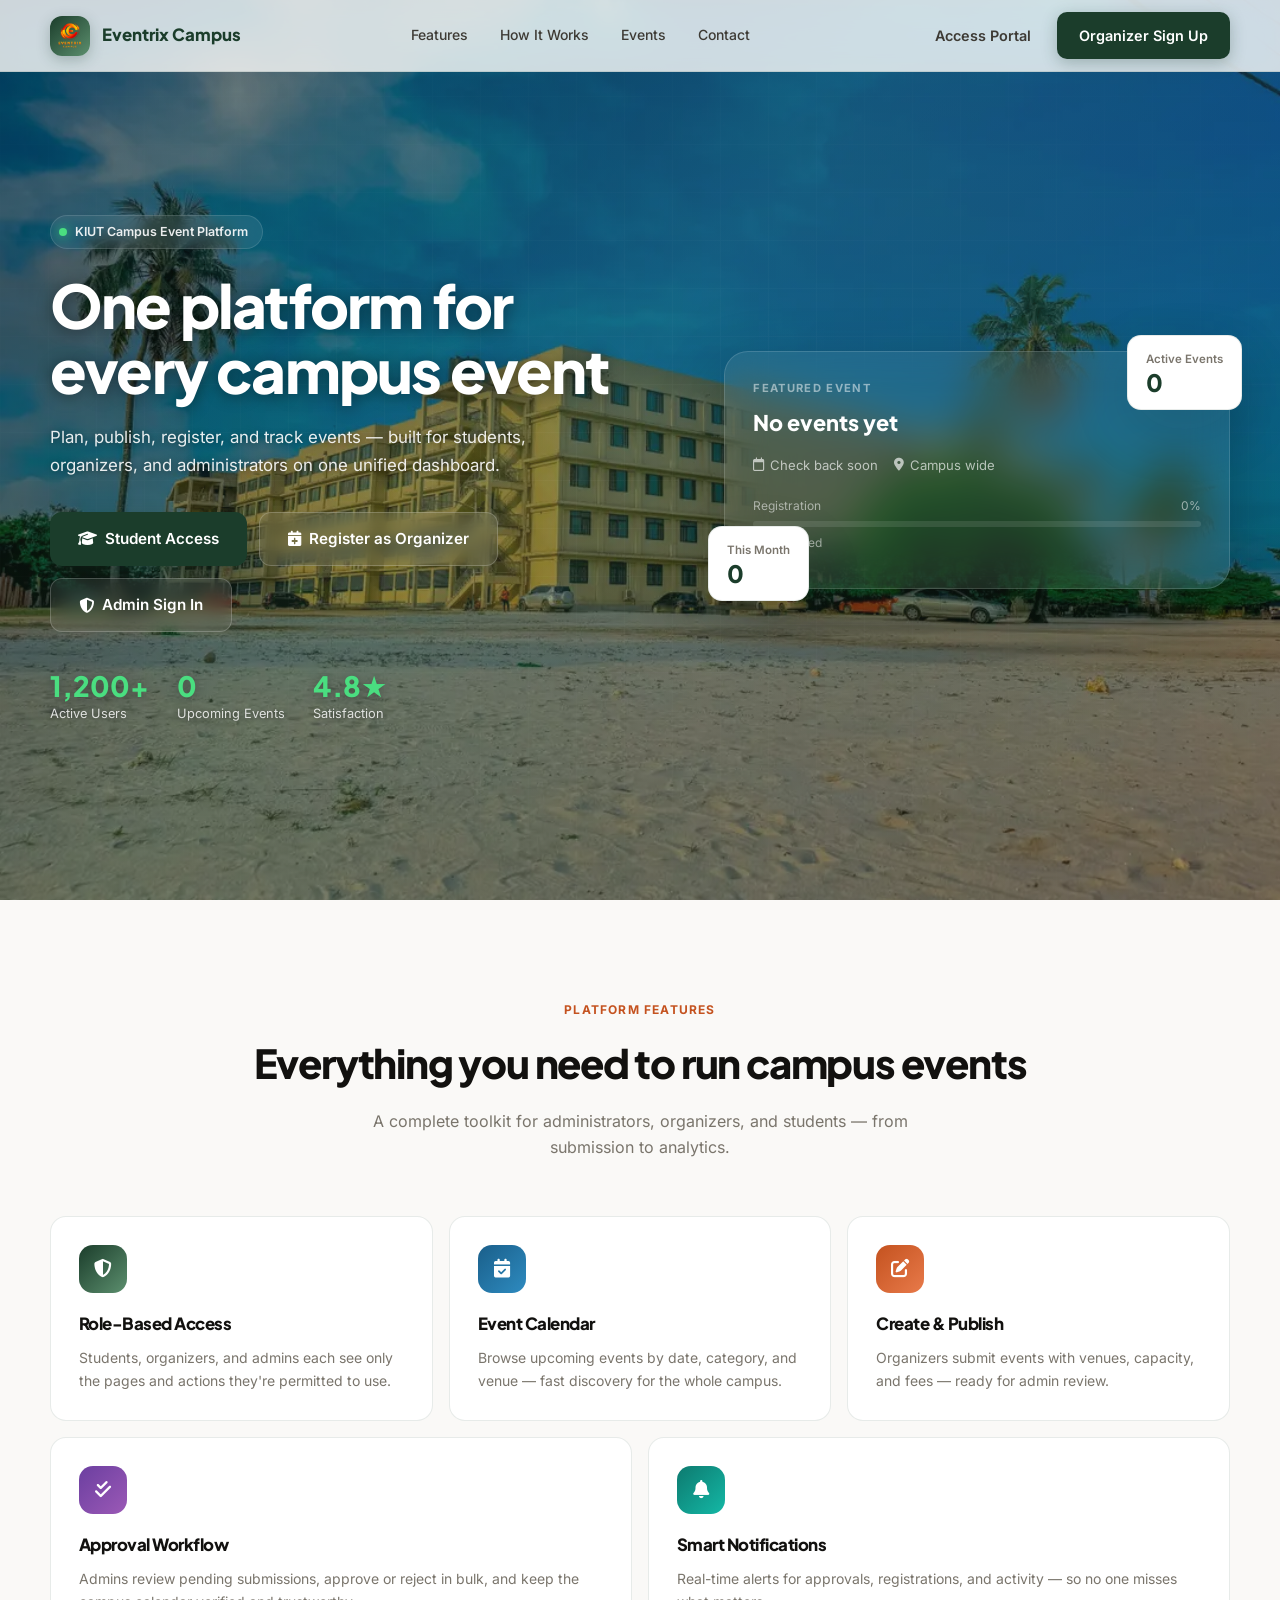
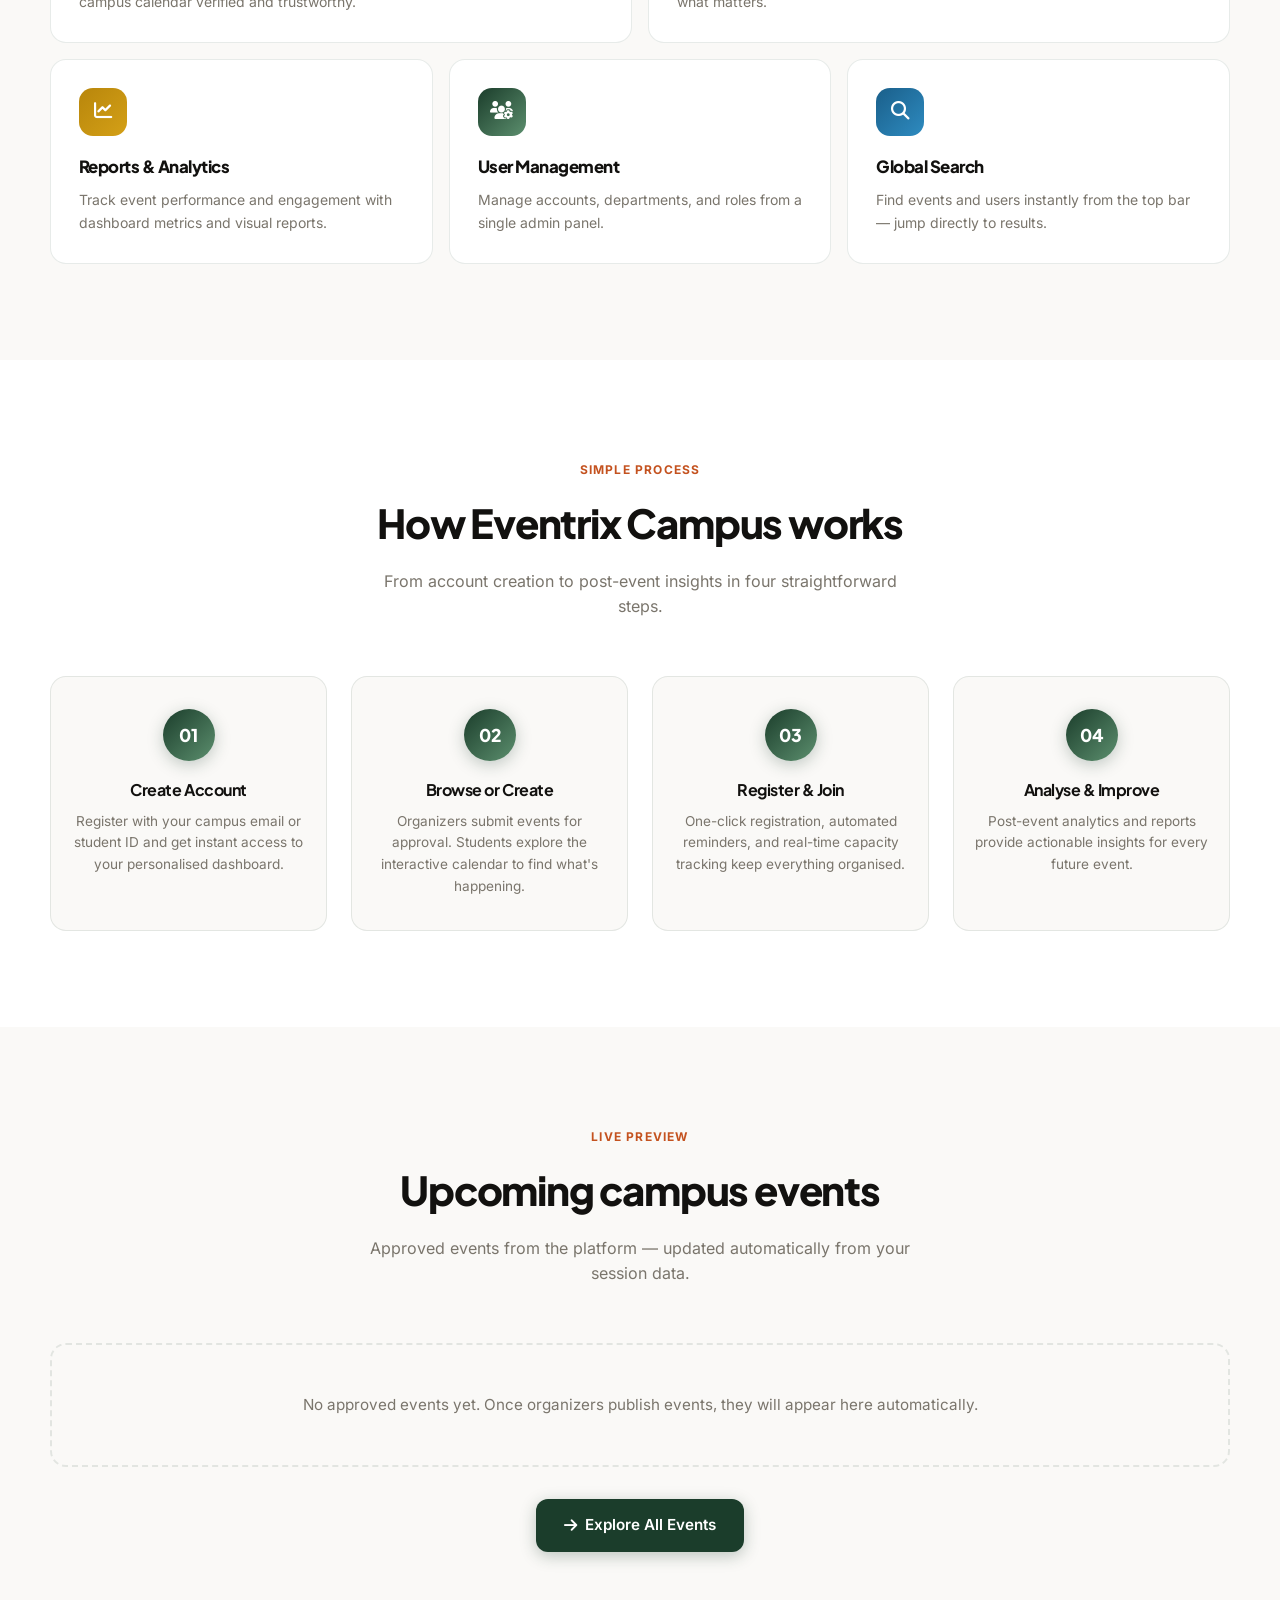
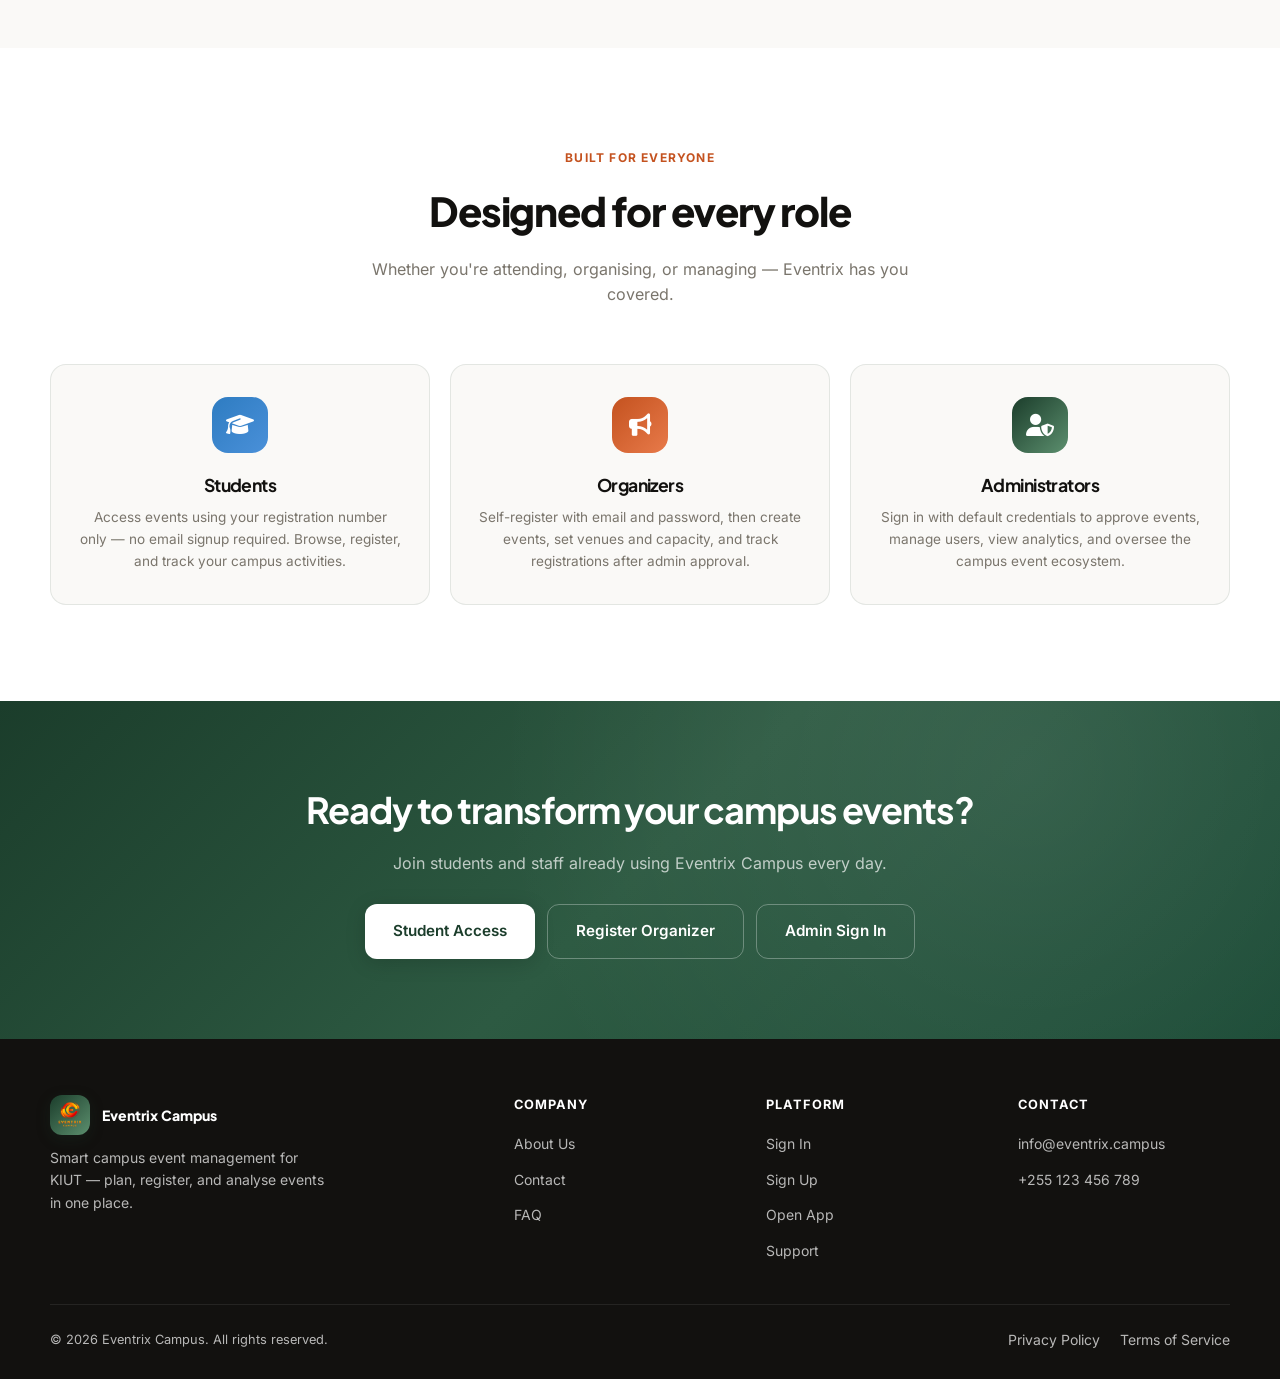
<file: index.html>
<!DOCTYPE html>
<html lang="en">
<head>
<meta charset="UTF-8">
<meta name="viewport" content="width=device-width, initial-scale=1.0">
<title>Eventrix Campus — Smart Event Management</title>
<meta name="description" content="Eventrix Campus centralises event planning, registration, and analytics for students, organizers, and administrators.">
<link rel="stylesheet" href="assets/css/fonts.css">
<link rel="stylesheet" href="assets/vendor/fontawesome/css/all.min.css">
<style>
:root {
  --bg: #faf9f7;
  --surface: #ffffff;
  --surface-2: #f3f1ec;
  --ink: #12110f;
  --ink-2: #3d3a34;
  --muted: #7a756c;
  --forest: #1b3d2b;
  --forest-2: #2d5a42;
  --sage: #5c8f6e;
  --terra: #c4521f;
  --amber: #d4a017;
  --border: rgba(27, 61, 43, 0.1);
  --shadow: 0 4px 24px rgba(18, 17, 15, 0.06);
  --shadow-lg: 0 20px 60px rgba(18, 17, 15, 0.12);
  --radius: 16px;
  --radius-sm: 10px;
  --nav-h: 72px;
  --ease: cubic-bezier(0.22, 1, 0.36, 1);
}

*, *::before, *::after { margin: 0; padding: 0; box-sizing: border-box; }
html { scroll-behavior: smooth; }
body {
  font-family: 'Inter', system-ui, sans-serif;
  background: var(--bg);
  color: var(--ink);
  line-height: 1.6;
  overflow-x: hidden;
  -webkit-font-smoothing: antialiased;
}
h1, h2, h3 { font-family: 'Plus Jakarta Sans', sans-serif; letter-spacing: -0.03em; }
a { color: inherit; text-decoration: none; }
img { max-width: 100%; display: block; }
button { font-family: inherit; cursor: pointer; border: none; background: none; }

.container { width: min(1180px, 100% - 40px); margin-inline: auto; }

/* ── NAV ── */
.nav {
  position: fixed; inset: 0 0 auto 0; z-index: 100;
  height: var(--nav-h);
  background: rgba(250, 249, 247, 0.82);
  backdrop-filter: blur(16px) saturate(1.4);
  border-bottom: 1px solid var(--border);
  transition: box-shadow 0.3s var(--ease);
}
.nav.scrolled { box-shadow: var(--shadow); }
.nav-inner {
  height: 100%;
  display: flex; align-items: center; justify-content: space-between; gap: 20px;
}
.brand {
  display: flex; align-items: center; gap: 12px;
  font-family: 'Plus Jakarta Sans', sans-serif;
  font-weight: 800; font-size: 1.05rem; color: var(--forest);
}
.brand-icon {
  width: 40px; height: 40px; border-radius: 12px;
  background: linear-gradient(135deg, var(--forest), var(--sage));
  display: grid; place-items: center; color: #fff; font-size: 1rem;
  box-shadow: 0 4px 14px rgba(27, 61, 43, 0.25);
  overflow: hidden; flex-shrink: 0;
}
.brand-icon img { width: 100%; height: 100%; object-fit: cover; display: block; }
.nav-links {
  display: flex; align-items: center; gap: 4px;
}
.nav-link {
  padding: 8px 14px; border-radius: 8px;
  font-size: 0.875rem; font-weight: 500; color: var(--ink-2);
  transition: background 0.2s, color 0.2s;
}
.nav-link:hover { background: var(--surface-2); color: var(--forest); }
.nav-actions { display: flex; align-items: center; gap: 10px; }
.menu-toggle {
  display: none; width: 40px; height: 40px; border-radius: 10px;
  background: var(--surface-2); color: var(--forest); font-size: 1.1rem;
}

/* ── BUTTONS ── */
.btn {
  display: inline-flex; align-items: center; justify-content: center; gap: 8px;
  padding: 12px 22px; border-radius: var(--radius-sm);
  font-size: 0.9rem; font-weight: 600;
  transition: transform 0.2s var(--ease), box-shadow 0.2s, background 0.2s;
}
.btn:active { transform: scale(0.97); }
.btn-primary {
  background: var(--forest); color: #fff;
  box-shadow: 0 4px 16px rgba(27, 61, 43, 0.28);
}
.btn-primary:hover {
  background: var(--forest-2);
  box-shadow: 0 8px 24px rgba(27, 61, 43, 0.32);
  transform: translateY(-1px);
}
.btn-secondary {
  background: var(--surface); color: var(--forest);
  border: 1.5px solid var(--border);
}
.btn-secondary:hover { border-color: var(--forest); background: var(--surface-2); }
.btn-ghost { color: var(--ink-2); padding: 12px 16px; }
.btn-ghost:hover { color: var(--forest); }
.btn-lg { padding: 14px 28px; font-size: 0.95rem; border-radius: 12px; }

/* ── HERO ── */
.hero {
  position: relative;
  min-height: 100vh;
  padding: calc(var(--nav-h) + 48px) 0 80px;
  display: flex; align-items: center;
  overflow: hidden;
  background-image: url('assets/images/photos/kampala4.jpg');
  background-size: cover;
  background-position: center;
  background-repeat: no-repeat;
  background-attachment: fixed;
}
.hero-bg {
  position: absolute; inset: 0; z-index: 0;
  background:
    linear-gradient(135deg, rgba(0, 0, 0, 0.55) 0%, rgba(27, 61, 43, 0.45) 45%, rgba(0, 0, 0, 0.35) 100%),
    radial-gradient(ellipse 70% 60% at 75% 25%, rgba(92, 143, 110, 0.2), transparent);
}
.hero-grid {
  position: absolute; inset: 0; z-index: 0; opacity: 0.03;
  background-image:
    linear-gradient(rgba(255,255,255,0.8) 1px, transparent 1px),
    linear-gradient(90deg, rgba(255,255,255,0.8) 1px, transparent 1px);
  background-size: 48px 48px;
  mask-image: radial-gradient(ellipse 80% 70% at 50% 50%, black, transparent);
}

.hero-layout {
  position: relative; z-index: 1;
  display: grid; grid-template-columns: 1.1fr 0.9fr; gap: 56px; align-items: center;
}
.hero-badge {
  display: inline-flex; align-items: center; gap: 8px;
  padding: 6px 14px 6px 8px; border-radius: 100px;
  background: rgba(255,255,255,0.08); border: 1px solid rgba(255,255,255,0.12);
  color: rgba(255,255,255,0.9); font-size: 0.78rem; font-weight: 600;
  margin-bottom: 24px; backdrop-filter: blur(8px);
}
.hero-badge-dot {
  width: 8px; height: 8px; border-radius: 50%;
  background: #4ade80; box-shadow: 0 0 12px #4ade80;
  animation: pulse 2s ease infinite;
}
@keyframes pulse { 0%, 100% { opacity: 1; } 50% { opacity: 0.5; } }

.hero h1 {
  font-size: clamp(2.4rem, 5vw, 3.75rem);
  font-weight: 800; line-height: 1.08;
  color: #fff; margin-bottom: 20px;
  text-shadow: 0 2px 16px rgba(0, 0, 0, 0.45);
}
.hero h1 .accent {
  color: #fff;
  text-shadow: 0 2px 16px rgba(0, 0, 0, 0.45);
}
.hero-desc {
  font-size: 1.05rem; color: rgba(255,255,255,0.9);
  max-width: 480px; margin-bottom: 32px; line-height: 1.7;
  text-shadow: 0 1px 6px rgba(0, 0, 0, 0.4);
}
.hero-cta { display: flex; flex-wrap: wrap; gap: 12px; margin-bottom: 40px; }
.hero-cta .btn-secondary {
  background: rgba(255,255,255,0.08); border-color: rgba(255,255,255,0.2); color: #fff;
  backdrop-filter: blur(8px);
}
.hero-cta .btn-secondary:hover { background: rgba(255,255,255,0.14); border-color: rgba(255,255,255,0.35); }

.hero-stats {
  display: flex; flex-wrap: wrap; gap: 28px;
}
.stat-item { color: #fff; }
.stat-val {
  font-family: 'Plus Jakarta Sans', sans-serif;
  font-size: 1.75rem; font-weight: 800; line-height: 1;
  color: #4ade80;
  text-shadow: 0 2px 12px rgba(0, 0, 0, 0.35);
}
.stat-label { font-size: 0.8rem; color: rgba(255,255,255,0.82); margin-top: 4px; text-shadow: 0 1px 4px rgba(0,0,0,0.4); }

/* Hero card */
.hero-visual { position: relative; }
.event-card {
  background: rgba(255,255,255,0.07);
  border: 1px solid rgba(255,255,255,0.14);
  border-radius: 24px; padding: 28px;
  backdrop-filter: blur(20px);
  box-shadow: 0 24px 64px rgba(0,0,0,0.25);
}
.event-card-label {
  font-size: 0.7rem; font-weight: 700; text-transform: uppercase;
  letter-spacing: 0.12em; color: rgba(255,255,255,0.5); margin-bottom: 8px;
}
.event-card-title {
  font-family: 'Plus Jakarta Sans', sans-serif;
  font-size: 1.35rem; font-weight: 800; color: #fff; margin-bottom: 14px;
}
.event-card-meta {
  display: flex; flex-wrap: wrap; gap: 16px;
  font-size: 0.82rem; color: rgba(255,255,255,0.65); margin-bottom: 20px;
}
.event-card-meta span { display: flex; align-items: center; gap: 6px; }
.event-countdown {
  margin-bottom: 18px; padding: 14px 16px; border-radius: 14px;
  background: rgba(255,255,255,0.08); border: 1px solid rgba(255,255,255,0.12);
}
.countdown-label {
  font-size: 0.72rem; font-weight: 700; text-transform: uppercase;
  letter-spacing: 0.08em; color: rgba(255,255,255,0.55); margin-bottom: 10px;
  display: flex; align-items: center; gap: 6px;
}
.countdown-grid {
  display: grid; grid-template-columns: repeat(4, 1fr); gap: 8px; margin-bottom: 8px;
}
.countdown-unit {
  text-align: center; padding: 8px 4px; border-radius: 10px; background: rgba(0,0,0,0.15);
}
.countdown-unit span {
  display: block; font-family: 'Plus Jakarta Sans', sans-serif;
  font-size: 1.25rem; font-weight: 800; color: #fff; line-height: 1.1;
}
.countdown-unit small {
  font-size: 0.62rem; text-transform: uppercase; letter-spacing: 0.06em;
  color: rgba(255,255,255,0.5); font-weight: 600;
}
.countdown-summary {
  font-size: 0.8rem; color: rgba(255,255,255,0.75);
  text-align: center; font-weight: 600;
}
.countdown-live { color: #a8e6cf; }
.progress-wrap { margin-bottom: 8px; }
.progress-label {
  display: flex; justify-content: space-between;
  font-size: 0.75rem; color: rgba(255,255,255,0.55); margin-bottom: 6px;
}
.progress-bar {
  height: 6px; border-radius: 100px;
  background: rgba(255,255,255,0.1); overflow: hidden;
}
.progress-fill {
  height: 100%; border-radius: 100px;
  background: linear-gradient(90deg, var(--sage), #a8e6cf);
  transition: width 1s var(--ease);
}
.float-chip {
  position: absolute; background: var(--surface);
  border-radius: 14px; padding: 14px 18px;
  box-shadow: var(--shadow-lg); border: 1px solid var(--border);
  animation: chipFloat 4s ease-in-out infinite;
}
.float-chip-1 { top: -16px; right: -12px; }
.float-chip-2 { bottom: -12px; left: -16px; animation-delay: -2s; }
@keyframes chipFloat {
  0%, 100% { transform: translateY(0); }
  50% { transform: translateY(-8px); }
}
.chip-label { font-size: 0.72rem; color: var(--muted); font-weight: 600; }
.chip-val {
  font-family: 'Plus Jakarta Sans', sans-serif;
  font-size: 1.5rem; font-weight: 800; color: var(--forest); line-height: 1.1;
}

/* ── SECTIONS ── */
section { padding: 96px 0; }
.section-tag {
  display: inline-block; font-size: 0.75rem; font-weight: 700;
  text-transform: uppercase; letter-spacing: 0.1em;
  color: var(--terra); margin-bottom: 12px;
}
.section-title {
  font-size: clamp(1.75rem, 3.5vw, 2.5rem);
  font-weight: 800; color: var(--ink); margin-bottom: 14px;
}
.section-desc {
  font-size: 1rem; color: var(--muted); max-width: 540px;
  margin: 0 auto 48px; text-align: center;
}
.section-head { text-align: center; margin-bottom: 56px; }

/* ── BENTO FEATURES ── */
.features { background: var(--bg); }
.bento {
  display: grid;
  grid-template-columns: repeat(12, 1fr);
  gap: 16px;
}
.bento-card {
  background: var(--surface);
  border: 1px solid var(--border);
  border-radius: var(--radius);
  padding: 28px;
  transition: transform 0.3s var(--ease), box-shadow 0.3s, border-color 0.3s;
  position: relative; overflow: hidden;
}
.bento-card::before {
  content: ''; position: absolute; top: 0; left: 0; right: 0; height: 3px;
  background: linear-gradient(90deg, var(--forest), var(--sage));
  transform: scaleX(0); transform-origin: left;
  transition: transform 0.35s var(--ease);
}
.bento-card:hover {
  transform: translateY(-4px);
  box-shadow: var(--shadow-lg);
  border-color: rgba(27, 61, 43, 0.18);
}
.bento-card:hover::before { transform: scaleX(1); }
.bento-card.span-4 { grid-column: span 4; }
.bento-card.span-6 { grid-column: span 6; }
.bento-card.span-8 { grid-column: span 8; }
.bento-icon {
  width: 48px; height: 48px; border-radius: 14px;
  display: grid; place-items: center; font-size: 1.15rem;
  margin-bottom: 18px; color: #fff;
}
.bento-icon.green { background: linear-gradient(135deg, var(--forest), var(--sage)); }
.bento-icon.blue { background: linear-gradient(135deg, #1a5f8a, #2e8bc0); }
.bento-icon.orange { background: linear-gradient(135deg, var(--terra), #e87a4a); }
.bento-icon.purple { background: linear-gradient(135deg, #6b3fa0, #9b59b6); }
.bento-icon.teal { background: linear-gradient(135deg, #0d7a6f, #14b8a6); }
.bento-icon.amber { background: linear-gradient(135deg, #b8860b, var(--amber)); }
.bento-title { font-size: 1.05rem; font-weight: 800; margin-bottom: 8px; color: var(--ink); }
.bento-text { font-size: 0.875rem; color: var(--muted); line-height: 1.65; }

/* ── HOW IT WORKS ── */
.how { background: var(--surface); }
.steps {
  display: grid; grid-template-columns: repeat(4, 1fr); gap: 24px;
  counter-reset: step;
}
.step {
  text-align: center; padding: 32px 20px;
  border-radius: var(--radius); background: var(--bg);
  border: 1px solid var(--border);
  transition: transform 0.3s var(--ease), box-shadow 0.3s;
}
.step:hover { transform: translateY(-4px); box-shadow: var(--shadow); }
.step-num {
  width: 52px; height: 52px; border-radius: 50%;
  background: linear-gradient(135deg, var(--forest), var(--sage));
  color: #fff; font-family: 'Plus Jakarta Sans', sans-serif;
  font-size: 1.1rem; font-weight: 800;
  display: grid; place-items: center; margin: 0 auto 16px;
  box-shadow: 0 4px 16px rgba(27, 61, 43, 0.25);
}
.step h3 { font-size: 1rem; margin-bottom: 8px; }
.step p { font-size: 0.85rem; color: var(--muted); line-height: 1.6; }

/* ── EVENTS PREVIEW ── */
.events-preview { background: var(--bg); }
.events-grid {
  display: grid; grid-template-columns: repeat(3, 1fr); gap: 20px;
}
.event-preview {
  background: var(--surface); border: 1px solid var(--border);
  border-radius: var(--radius); overflow: hidden;
  transition: transform 0.3s var(--ease), box-shadow 0.3s;
}
.event-preview:hover { transform: translateY(-4px); box-shadow: var(--shadow-lg); }
.event-preview-header {
  min-height: 100px; padding: 24px;
  background: linear-gradient(135deg, var(--forest), var(--sage));
  display: flex; align-items: center; justify-content: center;
  text-align: center; color: #fff; font-weight: 700; font-size: 0.95rem;
}
.event-preview-body { padding: 20px; }
.event-preview-body h3 { font-size: 1rem; margin-bottom: 8px; }
.event-preview-body p { font-size: 0.82rem; color: var(--muted); margin-bottom: 6px; }
.event-preview-badge {
  display: inline-block; margin-top: 10px; padding: 6px 12px;
  border-radius: 8px; background: rgba(27, 61, 43, 0.08);
  color: var(--forest); font-size: 0.75rem; font-weight: 600;
}
.events-empty {
  grid-column: 1 / -1; text-align: center; padding: 48px 24px;
  border: 2px dashed var(--border); border-radius: var(--radius);
  color: var(--muted); font-size: 0.95rem;
}

/* ── ROLES ── */
.roles { background: var(--surface); }
.roles-grid { display: grid; grid-template-columns: repeat(3, 1fr); gap: 20px; }
.role-card {
  padding: 32px 28px; border-radius: var(--radius);
  border: 1px solid var(--border); background: var(--bg);
  text-align: center; transition: transform 0.3s var(--ease), box-shadow 0.3s;
}
.role-card:hover { transform: translateY(-4px); box-shadow: var(--shadow); }
.role-icon {
  width: 56px; height: 56px; border-radius: 16px; margin: 0 auto 18px;
  display: grid; place-items: center; font-size: 1.4rem; color: #fff;
}
.role-card h3 { font-size: 1.1rem; margin-bottom: 8px; }
.role-card p { font-size: 0.85rem; color: var(--muted); line-height: 1.6; }

/* ── CTA ── */
.cta {
  padding: 80px 0;
  background: linear-gradient(135deg, var(--forest) 0%, var(--forest-2) 50%, #1a4a35 100%);
  position: relative; overflow: hidden;
}
.cta::before {
  content: ''; position: absolute; inset: 0;
  background: radial-gradient(circle at 80% 20%, rgba(255,255,255,0.08), transparent 50%);
}
.cta-inner {
  position: relative; text-align: center; color: #fff;
}
.cta h2 { font-size: clamp(1.75rem, 3vw, 2.25rem); margin-bottom: 12px; color: #fff; }
.cta p { color: rgba(255,255,255,0.7); margin-bottom: 28px; font-size: 1rem; }
.cta-btns { display: flex; gap: 12px; justify-content: center; flex-wrap: wrap; }
.cta .btn-primary { background: #fff; color: var(--forest); box-shadow: 0 4px 20px rgba(0,0,0,0.15); }
.cta .btn-primary:hover { background: #f0f0f0; }
.cta .btn-secondary { border-color: rgba(255,255,255,0.3); color: #fff; background: transparent; }
.cta .btn-secondary:hover { background: rgba(255,255,255,0.1); }

/* ── FOOTER ── */
.footer {
  background: var(--ink); color: rgba(255,255,255,0.7);
  padding: 56px 0 28px;
}
.footer-grid {
  display: grid; grid-template-columns: 2fr 1fr 1fr 1fr; gap: 40px;
  margin-bottom: 40px;
}
.footer-brand p { font-size: 0.875rem; margin-top: 12px; line-height: 1.6; max-width: 280px; }
.footer h4 {
  font-size: 0.8rem; font-weight: 700; text-transform: uppercase;
  letter-spacing: 0.08em; color: #fff; margin-bottom: 16px;
}
.footer ul { list-style: none; display: flex; flex-direction: column; gap: 10px; }
.footer a { font-size: 0.875rem; transition: color 0.2s; }
.footer a:hover { color: #fff; }
.footer-bottom {
  padding-top: 24px; border-top: 1px solid rgba(255,255,255,0.08);
  display: flex; justify-content: space-between; align-items: center;
  flex-wrap: wrap; gap: 12px; font-size: 0.8rem;
}
.footer-legal { display: flex; gap: 20px; }

/* ── TOAST ── */
.toast-ct {
  position: fixed; top: 88px; right: 20px; z-index: 200;
  display: flex; flex-direction: column; gap: 8px; pointer-events: none;
}
.toast {
  background: var(--surface); border: 1px solid var(--border);
  border-radius: var(--radius-sm); padding: 12px 16px;
  box-shadow: var(--shadow-lg); font-size: 0.875rem; font-weight: 500;
  animation: toastIn 0.35s var(--ease); pointer-events: all;
}
.toast.success { border-color: var(--sage); color: var(--forest); }
.toast.error { border-color: var(--terra); color: var(--terra); }
@keyframes toastIn {
  from { opacity: 0; transform: translateX(20px); }
  to { opacity: 1; transform: none; }
}

/* ── REVEAL ── */
.reveal {
  opacity: 0; transform: translateY(24px);
  transition: opacity 0.6s var(--ease), transform 0.6s var(--ease);
}
.reveal.visible { opacity: 1; transform: none; }

/* ── MOBILE MENU ── */
.mobile-menu {
  display: none; position: fixed; inset: var(--nav-h) 0 0 0; z-index: 99;
  background: rgba(250, 249, 247, 0.98); backdrop-filter: blur(16px);
  padding: 24px; flex-direction: column; gap: 8px;
  border-top: 1px solid var(--border);
}
.mobile-menu.open { display: flex; }
.mobile-menu a {
  padding: 14px 16px; border-radius: 10px; font-weight: 600;
  color: var(--ink-2); background: var(--surface);
  border: 1px solid var(--border);
}
.mobile-menu .btn { width: 100%; margin-top: 8px; }

/* ── RESPONSIVE ── */
@media (max-width: 1024px) {
  .hero-layout { grid-template-columns: 1fr; gap: 40px; }
  .hero-visual { max-width: 420px; margin: 0 auto; }
  .bento-card.span-4, .bento-card.span-6, .bento-card.span-8 { grid-column: span 6; }
  .steps { grid-template-columns: repeat(2, 1fr); }
  .events-grid, .roles-grid { grid-template-columns: repeat(2, 1fr); }
  .footer-grid { grid-template-columns: 1fr 1fr; }
}
@media (max-width: 768px) {
  .hero { background-attachment: scroll; }
  .nav-links, .nav-actions .btn-ghost { display: none; }
  .menu-toggle { display: grid; place-items: center; }
  section { padding: 72px 0; }
  .bento-card.span-4, .bento-card.span-6, .bento-card.span-8 { grid-column: span 12; }
  .steps, .events-grid, .roles-grid { grid-template-columns: 1fr; }
  .footer-grid { grid-template-columns: 1fr; }
  .float-chip { display: none; }
  .hero-stats { gap: 20px; }
}
</style>
</head>
<body>

<!-- NAV -->
<header class="nav" id="nav">
  <div class="container nav-inner">
    <a href="#" class="brand">
      <div class="brand-icon"><img src="assets/images/photos/campus.png" alt="Eventrix Campus logo"></div>
      Eventrix Campus
    </a>
    <nav class="nav-links">
      <a class="nav-link" href="#features">Features</a>
      <a class="nav-link" href="#how">How It Works</a>
      <a class="nav-link" href="#events">Events</a>
      <a class="nav-link" href="pages/contact.html">Contact</a>
    </nav>
    <div class="nav-actions">
      <a href="pages/signin.html" class="btn btn-ghost">Access Portal</a>
      <a href="pages/signup.html" class="btn btn-primary">Organizer Sign Up</a>
      <button class="menu-toggle" id="menuToggle" aria-label="Open menu">
        <i class="fa-solid fa-bars"></i>
      </button>
    </div>
  </div>
</header>

<div class="mobile-menu" id="mobileMenu">
  <a href="#features" onclick="closeMenu()">Features</a>
  <a href="#how" onclick="closeMenu()">How It Works</a>
  <a href="#events" onclick="closeMenu()">Events</a>
  <a href="pages/contact.html">Contact</a>
  <a href="pages/signin.html" class="btn btn-secondary">Access Portal</a>
  <a href="pages/signup.html" class="btn btn-primary">Organizer Sign Up</a>
</div>

<!-- HERO -->
<section class="hero">
  <div class="hero-bg"></div>
  <div class="hero-grid"></div>

  <div class="container hero-layout">
    <div class="hero-content reveal">
      <div class="hero-badge">
        <span class="hero-badge-dot"></span>
        KIUT Campus Event Platform
      </div>
      <h1>One platform for <span class="accent">every campus event</span></h1>
      <p class="hero-desc">
        Plan, publish, register, and track events — built for students, organizers, and administrators on one unified dashboard.
      </p>
      <div class="hero-cta">
        <a href="pages/signin.html" class="btn btn-primary btn-lg">
          <i class="fa-solid fa-graduation-cap"></i> Student Access
        </a>
        <a href="pages/signup.html" class="btn btn-secondary btn-lg">
          <i class="fa-solid fa-calendar-plus"></i> Register as Organizer
        </a>
        <a href="pages/signin.html?tab=staff&role=admin" class="btn btn-secondary btn-lg">
          <i class="fa-solid fa-shield-halved"></i> Admin Sign In
        </a>
      </div>
      <div class="hero-stats">
        <div class="stat-item">
          <div class="stat-val">1,200+</div>
          <div class="stat-label">Active Users</div>
        </div>
        <div class="stat-item">
          <div class="stat-val" id="lp-upcoming-events">—</div>
          <div class="stat-label">Upcoming Events</div>
        </div>
        <div class="stat-item">
          <div class="stat-val">4.8★</div>
          <div class="stat-label">Satisfaction</div>
        </div>
      </div>
    </div>

    <div class="hero-visual reveal">
      <div class="event-card">
        <div class="event-card-label">Featured Event</div>
        <div class="event-card-title" id="lp-fc-title">Loading events…</div>
        <div class="event-card-meta">
          <span><i class="fa-regular fa-calendar"></i> <span id="lp-fc-date">—</span></span>
          <span><i class="fa-solid fa-location-dot"></i> <span id="lp-fc-venue">—</span></span>
        </div>
        <div class="event-countdown" id="lp-fc-countdown" aria-live="polite">
          <div class="countdown-label"><i class="fa-solid fa-hourglass-half"></i> Time until event</div>
          <div class="countdown-grid">
            <div class="countdown-unit"><span id="lp-cd-days">—</span><small>Days</small></div>
            <div class="countdown-unit"><span id="lp-cd-hours">—</span><small>Hours</small></div>
            <div class="countdown-unit"><span id="lp-cd-mins">—</span><small>Min</small></div>
            <div class="countdown-unit"><span id="lp-cd-secs">—</span><small>Sec</small></div>
          </div>
          <div class="countdown-summary" id="lp-cd-summary">Calculating…</div>
        </div>
        <div class="progress-wrap">
          <div class="progress-label">
            <span>Registration</span>
            <span id="lp-fc-pct">0%</span>
          </div>
          <div class="progress-bar">
            <div class="progress-fill" id="lp-fc-fill" style="width:0%"></div>
          </div>
          <div class="progress-label" style="margin-top:6px">
            <span id="lp-fc-reg">0 registered</span>
          </div>
        </div>
      </div>
      <div class="float-chip float-chip-1">
        <div class="chip-label">Active Events</div>
        <div class="chip-val" id="lp-active-events">0</div>
      </div>
      <div class="float-chip float-chip-2">
        <div class="chip-label">This Month</div>
        <div class="chip-val" id="lp-month-events">0</div>
      </div>
    </div>
  </div>
</section>

<!-- FEATURES -->
<section class="features" id="features">
  <div class="container">
    <div class="section-head reveal">
      <span class="section-tag">Platform Features</span>
      <h2 class="section-title">Everything you need to run campus events</h2>
      <p class="section-desc">A complete toolkit for administrators, organizers, and students — from submission to analytics.</p>
    </div>

    <div class="bento">
      <div class="bento-card span-4 reveal">
        <div class="bento-icon green"><i class="fa-solid fa-shield-halved"></i></div>
        <h3 class="bento-title">Role-Based Access</h3>
        <p class="bento-text">Students, organizers, and admins each see only the pages and actions they're permitted to use.</p>
      </div>
      <div class="bento-card span-4 reveal">
        <div class="bento-icon blue"><i class="fa-solid fa-calendar-check"></i></div>
        <h3 class="bento-title">Event Calendar</h3>
        <p class="bento-text">Browse upcoming events by date, category, and venue — fast discovery for the whole campus.</p>
      </div>
      <div class="bento-card span-4 reveal">
        <div class="bento-icon orange"><i class="fa-solid fa-pen-to-square"></i></div>
        <h3 class="bento-title">Create & Publish</h3>
        <p class="bento-text">Organizers submit events with venues, capacity, and fees — ready for admin review.</p>
      </div>
      <div class="bento-card span-6 reveal">
        <div class="bento-icon purple"><i class="fa-solid fa-check-double"></i></div>
        <h3 class="bento-title">Approval Workflow</h3>
        <p class="bento-text">Admins review pending submissions, approve or reject in bulk, and keep the campus calendar verified and trustworthy.</p>
      </div>
      <div class="bento-card span-6 reveal">
        <div class="bento-icon teal"><i class="fa-solid fa-bell"></i></div>
        <h3 class="bento-title">Smart Notifications</h3>
        <p class="bento-text">Real-time alerts for approvals, registrations, and activity — so no one misses what matters.</p>
      </div>
      <div class="bento-card span-4 reveal">
        <div class="bento-icon amber"><i class="fa-solid fa-chart-line"></i></div>
        <h3 class="bento-title">Reports & Analytics</h3>
        <p class="bento-text">Track event performance and engagement with dashboard metrics and visual reports.</p>
      </div>
      <div class="bento-card span-4 reveal">
        <div class="bento-icon green"><i class="fa-solid fa-users-gear"></i></div>
        <h3 class="bento-title">User Management</h3>
        <p class="bento-text">Manage accounts, departments, and roles from a single admin panel.</p>
      </div>
      <div class="bento-card span-4 reveal">
        <div class="bento-icon blue"><i class="fa-solid fa-magnifying-glass"></i></div>
        <h3 class="bento-title">Global Search</h3>
        <p class="bento-text">Find events and users instantly from the top bar — jump directly to results.</p>
      </div>
    </div>
  </div>
</section>

<!-- HOW IT WORKS -->
<section class="how" id="how">
  <div class="container">
    <div class="section-head reveal">
      <span class="section-tag">Simple Process</span>
      <h2 class="section-title">How Eventrix Campus works</h2>
      <p class="section-desc">From account creation to post-event insights in four straightforward steps.</p>
    </div>
    <div class="steps">
      <div class="step reveal">
        <div class="step-num">01</div>
        <h3>Create Account</h3>
        <p>Register with your campus email or student ID and get instant access to your personalised dashboard.</p>
      </div>
      <div class="step reveal">
        <div class="step-num">02</div>
        <h3>Browse or Create</h3>
        <p>Organizers submit events for approval. Students explore the interactive calendar to find what's happening.</p>
      </div>
      <div class="step reveal">
        <div class="step-num">03</div>
        <h3>Register & Join</h3>
        <p>One-click registration, automated reminders, and real-time capacity tracking keep everything organised.</p>
      </div>
      <div class="step reveal">
        <div class="step-num">04</div>
        <h3>Analyse & Improve</h3>
        <p>Post-event analytics and reports provide actionable insights for every future event.</p>
      </div>
    </div>
  </div>
</section>

<!-- EVENTS PREVIEW -->
<section class="events-preview" id="events">
  <div class="container">
    <div class="section-head reveal">
      <span class="section-tag">Live Preview</span>
      <h2 class="section-title">Upcoming campus events</h2>
      <p class="section-desc">Approved events from the platform — updated automatically from your session data.</p>
    </div>
    <div class="events-grid" id="landingPreviewEvents">
      <div class="events-empty">Loading events…</div>
    </div>
    <div style="text-align:center;margin-top:32px" class="reveal">
      <a href="pages/app.html" class="btn btn-primary btn-lg">
        <i class="fa-solid fa-arrow-right"></i> Explore All Events
      </a>
    </div>
  </div>
</section>

<!-- ROLES -->
<section class="roles">
  <div class="container">
    <div class="section-head reveal">
      <span class="section-tag">Built For Everyone</span>
      <h2 class="section-title">Designed for every role</h2>
      <p class="section-desc">Whether you're attending, organising, or managing — Eventrix has you covered.</p>
    </div>
    <div class="roles-grid">
      <div class="role-card reveal">
        <div class="role-icon" style="background:linear-gradient(135deg,#2e7cc1,#4a90d9)">
          <i class="fa-solid fa-graduation-cap"></i>
        </div>
        <h3>Students</h3>
        <p>Access events using your registration number only — no email signup required. Browse, register, and track your campus activities.</p>
      </div>
      <div class="role-card reveal">
        <div class="role-icon" style="background:linear-gradient(135deg,var(--terra),#e87a4a)">
          <i class="fa-solid fa-bullhorn"></i>
        </div>
        <h3>Organizers</h3>
        <p>Self-register with email and password, then create events, set venues and capacity, and track registrations after admin approval.</p>
      </div>
      <div class="role-card reveal">
        <div class="role-icon" style="background:linear-gradient(135deg,var(--forest),var(--sage))">
          <i class="fa-solid fa-user-shield"></i>
        </div>
        <h3>Administrators</h3>
        <p>Sign in with default credentials to approve events, manage users, view analytics, and oversee the campus event ecosystem.</p>
      </div>
    </div>
  </div>
</section>

<!-- CTA -->
<section class="cta">
  <div class="container cta-inner reveal">
    <h2>Ready to transform your campus events?</h2>
    <p>Join students and staff already using Eventrix Campus every day.</p>
    <div class="cta-btns">
      <a href="pages/signin.html" class="btn btn-primary btn-lg">Student Access</a>
      <a href="pages/signup.html" class="btn btn-secondary btn-lg">Register Organizer</a>
      <a href="pages/signin.html?tab=staff&role=admin" class="btn btn-secondary btn-lg">Admin Sign In</a>
    </div>
  </div>
</section>

<!-- FOOTER -->
<footer class="footer">
  <div class="container">
    <div class="footer-grid">
      <div class="footer-brand">
        <a href="#" class="brand" style="color:#fff">
          <div class="brand-icon"><img src="assets/images/photos/campus.png" alt="Eventrix Campus logo"></div>
          Eventrix Campus
        </a>
        <p>Smart campus event management for KIUT — plan, register, and analyse events in one place.</p>
      </div>
      <div>
        <h4>Company</h4>
        <ul>
          <li><a href="pages/about.html">About Us</a></li>
          <li><a href="pages/contact.html">Contact</a></li>
          <li><a href="pages/faq.html">FAQ</a></li>
        </ul>
      </div>
      <div>
        <h4>Platform</h4>
        <ul>
          <li><a href="pages/signin.html">Sign In</a></li>
          <li><a href="pages/signup.html">Sign Up</a></li>
          <li><a href="pages/app.html">Open App</a></li>
          <li><a href="pages/support.html">Support</a></li>
        </ul>
      </div>
      <div>
        <h4>Contact</h4>
        <ul>
          <li><a href="mailto:info@eventrix.campus">info@eventrix.campus</a></li>
          <li><a href="tel:+255123456789">+255 123 456 789</a></li>
        </ul>
      </div>
    </div>
    <div class="footer-bottom">
      <span>&copy; 2026 Eventrix Campus. All rights reserved.</span>
      <div class="footer-legal">
        <a href="pages/privacy.html">Privacy Policy</a>
        <a href="pages/terms.html">Terms of Service</a>
      </div>
    </div>
  </div>
</footer>

<div class="toast-ct" id="toast-ct"></div>

<script>
const nav = document.getElementById('nav');
const menuToggle = document.getElementById('menuToggle');
const mobileMenu = document.getElementById('mobileMenu');

window.addEventListener('scroll', () => {
  nav.classList.toggle('scrolled', window.scrollY > 20);
});

menuToggle.addEventListener('click', () => {
  const open = mobileMenu.classList.toggle('open');
  menuToggle.innerHTML = open
    ? '<i class="fa-solid fa-xmark"></i>'
    : '<i class="fa-solid fa-bars"></i>';
});

function closeMenu() {
  mobileMenu.classList.remove('open');
  menuToggle.innerHTML = '<i class="fa-solid fa-bars"></i>';
}

document.querySelectorAll('a[href^="#"]').forEach(a => {
  a.addEventListener('click', e => {
    const id = a.getAttribute('href').slice(1);
    const el = document.getElementById(id);
    if (el) { e.preventDefault(); el.scrollIntoView({ behavior: 'smooth' }); closeMenu(); }
  });
});

const revealObserver = new IntersectionObserver(entries => {
  entries.forEach(e => { if (e.isIntersecting) { e.target.classList.add('visible'); revealObserver.unobserve(e.target); } });
}, { threshold: 0.12, rootMargin: '0px 0px -40px 0px' });
document.querySelectorAll('.reveal').forEach(el => revealObserver.observe(el));

function formatDate(dateString) {
  const date = new Date(dateString);
  if (Number.isNaN(date.getTime())) return 'Date not set';
  return date.toLocaleDateString('en-US', { month: 'short', day: 'numeric', year: 'numeric' });
}

function formatLandingVenue(event) {
  const type = event.venueType === 'hall' ? 'Hall' : event.venueType === 'open-space' ? 'Open space' : (event.venueType || 'Venue');
  const number = event.venueNumber ? ` ${event.venueNumber}` : '';
  const location = event.location ? `, ${event.location}` : '';
  return `${type}${number}${location}`.trim();
}

const API_BASE_URL = new URL('api/', window.location.href).href;
let featuredCountdownTimer = null;

function parseFeaturedEventDateTime(event) {
  const dateStr = event?.startDate || event?.date;
  if (!dateStr) return null;
  const rawTime = event?.startTime || event?.time || '09:00';
  const timePart = String(rawTime).trim();
  const normalized = timePart.length === 5 ? `${timePart}:00` : timePart;
  const parsed = new Date(`${dateStr}T${normalized}`);
  if (!Number.isNaN(parsed.getTime())) return parsed;
  const fallback = new Date(`${dateStr}T09:00:00`);
  return Number.isNaN(fallback.getTime()) ? null : fallback;
}

function padCountdown(n) {
  return String(Math.max(0, n)).padStart(2, '0');
}

function getCountdownSummary(days, hours, minutes) {
  if (days > 0) return `${days} day${days === 1 ? '' : 's'}, ${hours} hour${hours === 1 ? '' : 's'} remaining`;
  if (hours > 0) return `${hours} hour${hours === 1 ? '' : 's'}, ${minutes} min remaining`;
  if (minutes > 0) return `${minutes} minute${minutes === 1 ? '' : 's'} remaining`;
  return 'Starting very soon';
}

function stopFeaturedCountdown() {
  if (featuredCountdownTimer) {
    clearInterval(featuredCountdownTimer);
    featuredCountdownTimer = null;
  }
}

function updateFeaturedCountdown(event) {
  const wrap = document.getElementById('lp-fc-countdown');
  const summaryEl = document.getElementById('lp-cd-summary');
  const daysEl = document.getElementById('lp-cd-days');
  const hoursEl = document.getElementById('lp-cd-hours');
  const minsEl = document.getElementById('lp-cd-mins');
  const secsEl = document.getElementById('lp-cd-secs');
  if (!wrap || !summaryEl) return;

  const target = parseFeaturedEventDateTime(event);
  if (!target) {
    wrap.style.display = 'none';
    stopFeaturedCountdown();
    return;
  }

  wrap.style.display = 'block';
  const diff = target.getTime() - Date.now();

  if (diff <= 0) {
    if (daysEl) daysEl.textContent = '0';
    if (hoursEl) hoursEl.textContent = '00';
    if (minsEl) minsEl.textContent = '00';
    if (secsEl) secsEl.textContent = '00';
    summaryEl.textContent = 'Event is live now';
    summaryEl.classList.add('countdown-live');
    stopFeaturedCountdown();
    return;
  }

  const totalSec = Math.floor(diff / 1000);
  const days = Math.floor(totalSec / 86400);
  const hours = Math.floor((totalSec % 86400) / 3600);
  const minutes = Math.floor((totalSec % 3600) / 60);
  const seconds = totalSec % 60;

  if (daysEl) daysEl.textContent = String(days);
  if (hoursEl) hoursEl.textContent = padCountdown(hours);
  if (minsEl) minsEl.textContent = padCountdown(minutes);
  if (secsEl) secsEl.textContent = padCountdown(seconds);
  summaryEl.classList.remove('countdown-live');
  summaryEl.textContent = getCountdownSummary(days, hours, minutes);
}

function startFeaturedCountdown(event) {
  stopFeaturedCountdown();
  updateFeaturedCountdown(event);
  featuredCountdownTimer = setInterval(() => updateFeaturedCountdown(event), 1000);
}

function getLandingRegistrationCount(event) {
  const registered = Array.isArray(event.participants)
    ? event.participants.length
    : Number(event.participantCount || event.reg || 0);
  const capacity = Number(event.maxParticipants || event.cap || 0);
  return { registered, capacity };
}

function displayEventsOnLanding(events) {
  const grid = document.getElementById('landingPreviewEvents');
  if (!grid) return;

  const list = [...events]
    .sort((a, b) => new Date(a.startDate || a.date || 0) - new Date(b.startDate || b.date || 0))
    .slice(0, 3);

  if (!list.length) {
    grid.innerHTML = `<div class="events-empty">No approved events yet. Once organizers publish events, they will appear here automatically.</div>`;
    return;
  }

  grid.innerHTML = list.map(event => {
    const { registered, capacity } = getLandingRegistrationCount(event);
    const pct = capacity > 0 ? Math.min(100, Math.round((registered / capacity) * 100)) : 0;
    return `
      <article class="event-preview reveal">
        <div class="event-preview-header">${event.title || 'Campus Event'}</div>
        <div class="event-preview-body">
          <h3>${event.title || 'Campus Event'}</h3>
          <p><i class="fa-regular fa-calendar"></i> ${formatDate(event.startDate || event.date || '')}</p>
          <p><i class="fa-solid fa-location-dot"></i> ${formatLandingVenue(event)}</p>
          <p>${(event.description || 'Approved campus event available for registration.').slice(0, 100)}…</p>
          <span class="event-preview-badge">${registered}/${capacity || 'Open'} registered · ${pct}% full</span>
        </div>
      </article>`;
  }).join('');

  grid.querySelectorAll('.reveal').forEach(el => revealObserver.observe(el));
}

async function loadEventsForLanding() {
  try {
    const response = await fetch(API_BASE_URL + 'events.php?action=getpublic', {
      credentials: 'include',
      headers: { Accept: 'application/json' },
    });
    const result = await response.json();
    if (!response.ok || !result.success) {
      throw new Error(result.message || 'Failed to load events');
    }
    const approved = Array.isArray(result.data) ? result.data : [];
    displayEventsOnLanding(approved);
    return approved;
  } catch (err) {
    console.error('Error loading events:', err);
    displayEventsOnLanding([]);
    return [];
  }
}

async function updateLandingHeroEvents() {
  try {
    const events = await loadEventsForLanding();
    const now = new Date();
    const upcoming = events
      .filter(e => e && (e.startDate || e.date) && e.status === 'approved')
      .map(e => ({ ...e, _d: new Date((e.startDate || e.date) + 'T00:00:00') }))
      .filter(e => !Number.isNaN(e._d.getTime()) && e._d >= now)
      .sort((a, b) => a._d - b._d);

    const featured = upcoming[0] || events[0];
    if (featured) {
      const { registered: regCount, capacity: capCount } = getLandingRegistrationCount(featured);
      const pct = capCount ? Math.min(100, Math.round((regCount / capCount) * 100)) : 0;

      document.getElementById('lp-fc-title').textContent = featured.title || 'Featured Event';
      document.getElementById('lp-fc-date').textContent = formatDate(featured.startDate || featured.date || '');
      document.getElementById('lp-fc-venue').textContent = featured.location || formatLandingVenue(featured);
      document.getElementById('lp-fc-reg').textContent = `${regCount}/${capCount || 'Open'} registered`;
      document.getElementById('lp-fc-pct').textContent = `${pct}%`;
      document.getElementById('lp-fc-fill').style.width = `${pct}%`;
      startFeaturedCountdown(featured);
    } else {
      stopFeaturedCountdown();
      const countdownWrap = document.getElementById('lp-fc-countdown');
      if (countdownWrap) countdownWrap.style.display = 'none';
      document.getElementById('lp-fc-title').textContent = 'No events yet';
      document.getElementById('lp-fc-date').textContent = 'Check back soon';
      document.getElementById('lp-fc-venue').textContent = 'Campus wide';
    }

    const upcomingEl = document.getElementById('lp-upcoming-events');
    if (upcomingEl) upcomingEl.textContent = String(upcoming.length);

    const activeEvents = events.filter(e => {
      const d = new Date((e.startDate || e.date || '') + 'T00:00:00');
      return !Number.isNaN(d.getTime()) && d >= now;
    });
    const activeEl = document.getElementById('lp-active-events');
    if (activeEl) activeEl.textContent = String(activeEvents.length);

    const monthStart = new Date(now.getFullYear(), now.getMonth(), 1);
    const monthEnd = new Date(now.getFullYear(), now.getMonth() + 1, 0, 23, 59, 59, 999);
    const thisMonth = events.filter(e => {
      const d = new Date((e.startDate || e.date || '') + 'T00:00:00');
      return !Number.isNaN(d.getTime()) && d >= monthStart && d <= monthEnd;
    });
    const monthEl = document.getElementById('lp-month-events');
    if (monthEl) monthEl.textContent = String(thisMonth.length);
  } catch (err) {
    console.error('Failed to update hero events:', err);
  }
}

document.addEventListener('DOMContentLoaded', updateLandingHeroEvents);
</script>
</body>
</html>
</file>
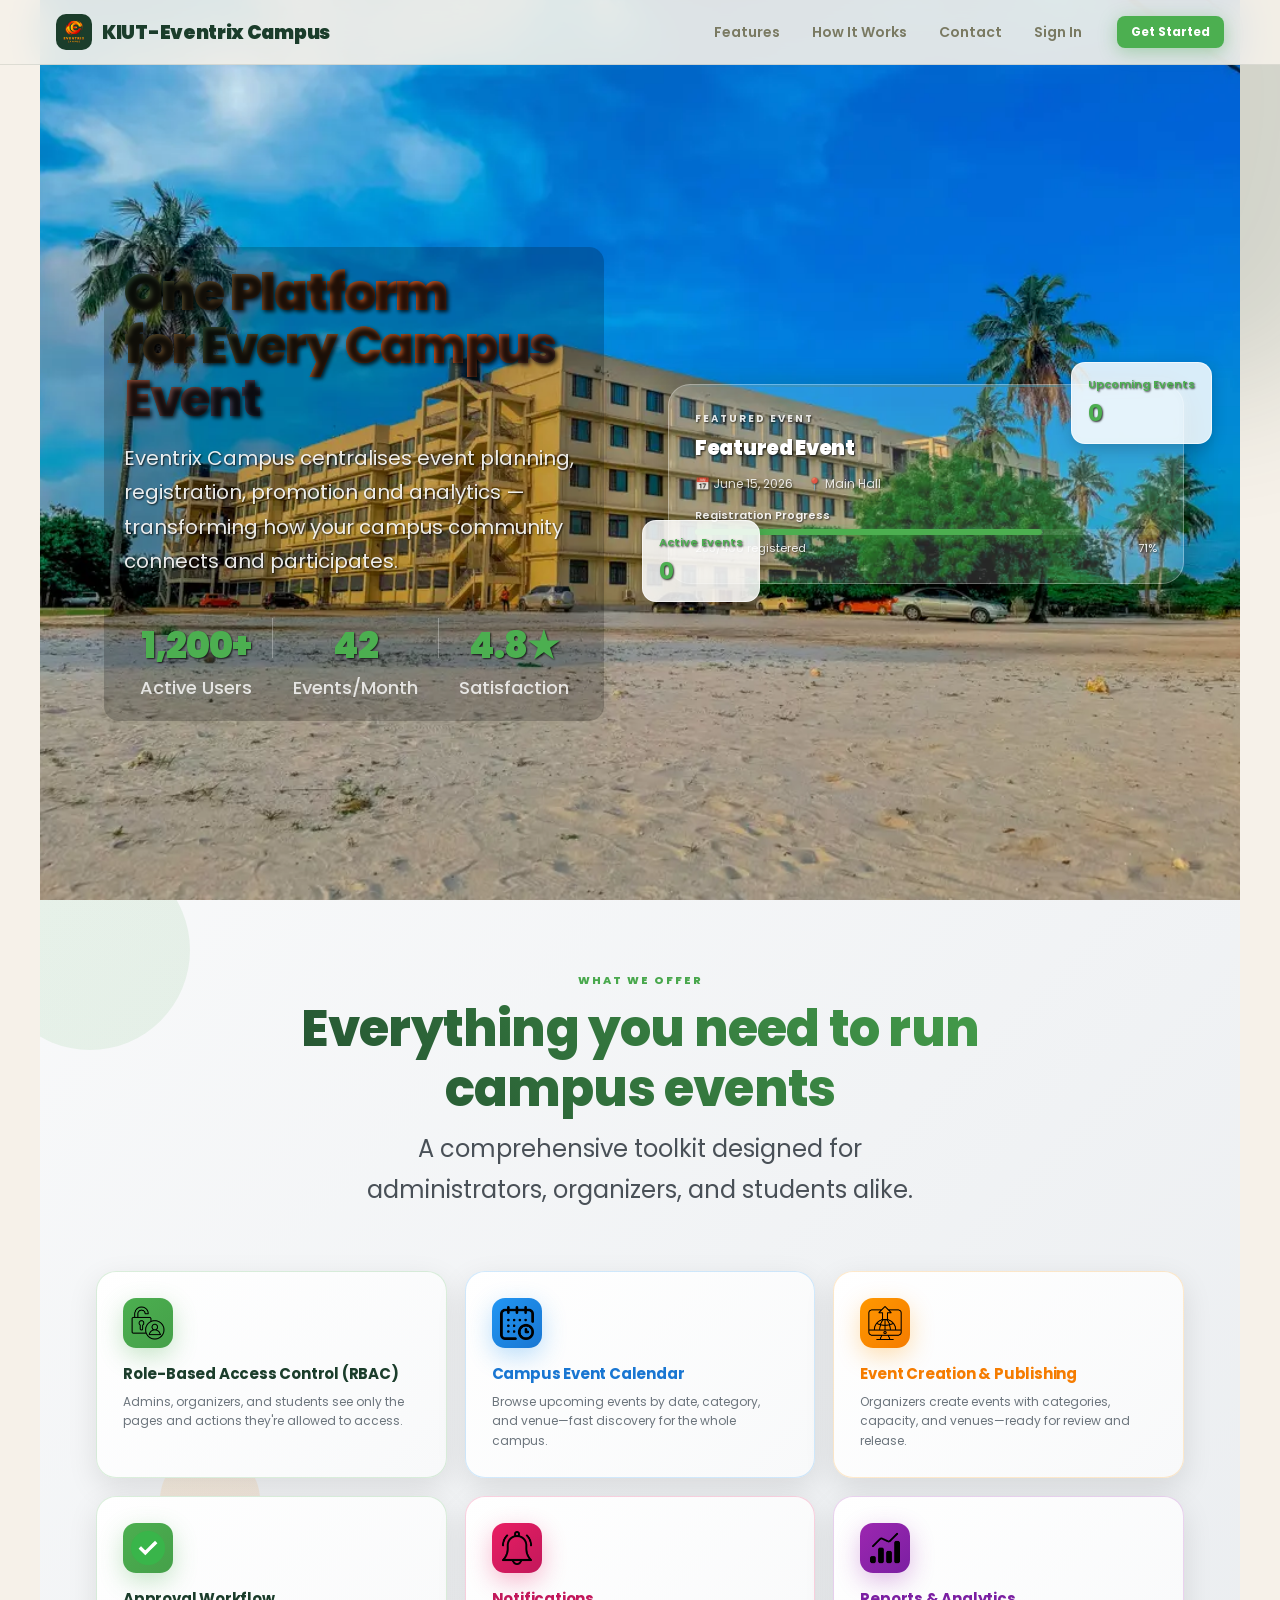
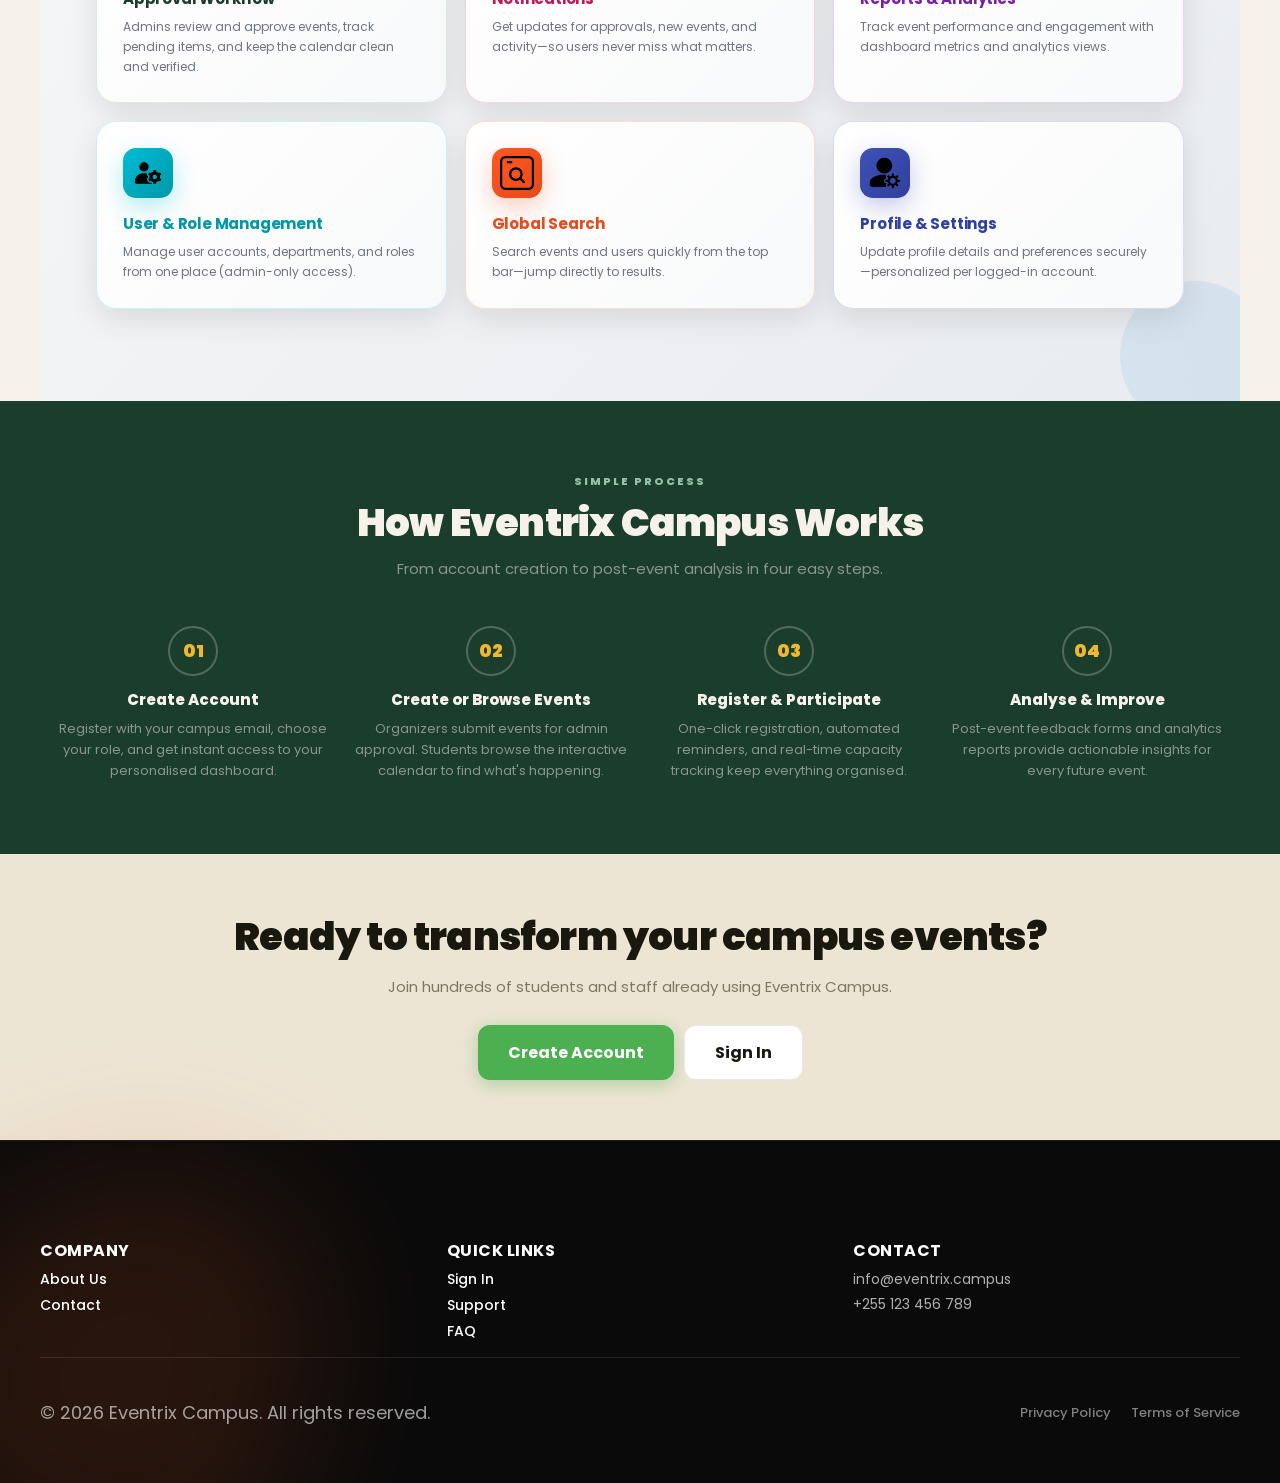
<file: pages/index.html>
<!DOCTYPE html>
<html lang="en">
<head>
<meta charset="UTF-8">
<meta name="viewport" content="width=device-width, initial-scale=1.0">
<title>Eventrix Campus</title>
<link rel="stylesheet" href="../assets/css/fonts.css">
<link rel="stylesheet" href="../assets/vendor/fontawesome/css/all.min.css">
<style>
/* ═══════════════════════════════════════════════════
   EVENTRIX CAMPUS — ENHANCED DESIGN SYSTEM
   Palette: Warm Cream · Forest Green · Terracotta · Deep Blues
   Type: Tahoma (primary) · Arial (fallback)
═══════════════════════════════════════════════════ */
:root{
  --cream:#f6f1e9;--cream2:#ede5d4;--cream3:#e3d9c6;--parch:#cfc3a8;
  --forest:#1b3d2b;--forest2:#24543a;--forest3:#30704c;--sage:#5c8f6e;--mint:#93c4a6;
  --terra:#c4521f;--terra2:#e06030;--amber:#cc9820;--amber2:#f0b830;
  --ink:#18180f;--ink2:#2a2a1a;--muted:#7a7a62;--muted2:#a0a088;
  --ocean:#1a365d;--ocean2:#246b8f;--ocean3:#2e7cc1;--sky:#4a90a4;
  --border:rgba(27,61,43,.11);--border2:rgba(27,61,43,.06);
  --sh:0 2px 16px rgba(27,61,43,.1);--sh-lg:0 12px 48px rgba(27,61,43,.16);
  --sh-xl:0 20px 80px rgba(27,61,43,.22);
  --r:14px;--r2:20px;--r3:10px;--r4:8px;
  
  /* FONT SIZES - Enhanced for better readability */
  --font-xs:14px;--font-sm:16px;--font-base:20px;--font-lg:24px;--font-xl:28px;
  --font-2xl:32px;--font-3xl:36px;--font-4xl:42px;--font-5xl:48px;--font-6xl:56px;
  --font-7xl:64px;--font-8xl:72px;--font-9xl:80px;
  
  /* HEADING SIZES - Enhanced hierarchy */
  --h1-size:clamp(48px,6vw,80px);--h2-size:clamp(36px,5vw,64px);
  --h3-size:clamp(28px,4vw,42px);--h4-size:clamp(24px,3vw,32px);
  --gradient-1:linear-gradient(135deg,#4CAF50,#2196F3);
  --gradient-2:linear-gradient(135deg,var(--terra),var(--terra2));
  --gradient-3:linear-gradient(135deg,var(--ocean),var(--ocean2));
  --gradient-9:linear-gradient(135deg,var(--terra),var(--ocean3));
  --gradient-text:linear-gradient(135deg,var(--forest),var(--terra),var(--ocean));
  --glow:0 0 20px rgba(27,61,43,.15);
  --glow-ocean:0 0 20px rgba(26,107,193,.15);
}
*{margin:0;padding:0;box-sizing:border-box}
html{scroll-behavior:smooth;font-size:20px}
body{font-family:'Poppins',sans-serif;font-size:var(--text-base);background:var(--cream);color:var(--ink);min-height:100vh;overflow-x:hidden;line-height:var(--leading-normal);letter-spacing:var(--tracking-normal)}
::-webkit-scrollbar{width:6px}
::-webkit-scrollbar-track{background:var(--cream2)}
::-webkit-scrollbar-thumb{background:var(--parch);border-radius:20px}
::-webkit-scrollbar-thumb:hover{background:var(--sage)}

/* SELECTION */
::selection{background:var(--gradient-3);color:var(--cream)}
::-moz-selection{background:var(--gradient-3);color:var(--cream)}

/* FOCUS STYLES */
:focus-visible{outline:2px solid var(--ocean);outline-offset:2px}
button:focus-visible{outline-offset:0}

/* TYPOGRAPHY IMPROVEMENTS */
h1,h2,h3,h4,h5,h6{font-weight:800;letter-spacing:-.5px;line-height:1.2;color:var(--ink);font-family:'Poppins',sans-serif}
h1{font-size:var(--h1-size);font-family:'Poppins',sans-serif}
h2{font-size:var(--h2-size);font-family:'Poppins',sans-serif}
h3{font-size:var(--h3-size);font-family:'Poppins',sans-serif}
h4{font-size:var(--h4-size);font-family:'Poppins',sans-serif}
p{font-size:18px;line-height:1.7;color:var(--ink2);font-weight:400;font-family:'Poppins',sans-serif}
small{font-size:16px;color:var(--muted);font-weight:500;font-family:'Poppins',sans-serif}

/* ── BUTTONS ── */
.btn{display:inline-flex;align-items:center;justify-content:center;gap:7px;padding:14px 28px;border-radius:var(--r3);font-size:16px;font-weight:700;cursor:pointer;border:none;transition:all .22s;font-family:'Poppins',sans-serif;text-decoration:none;position:relative;overflow:hidden;user-select:none;backface-visibility:hidden}
.btn::before{content:'';position:absolute;top:0;left:-100%;width:100%;height:100%;background:linear-gradient(90deg,transparent,rgba(255,255,255,.2),transparent);transition:left .5s}
.btn:hover::before{left:100%}
.btn::after{content:'';position:absolute;inset:0;background:rgba(255,255,255,.12);opacity:0;transition:opacity .2s}
.btn:hover::after{opacity:1}
.btn:active{transform:scale(.97)}
.btn-forest{background:#4CAF50;color:#ffffff;box-shadow:0 4px 18px rgba(76,175,80,.4);border:none;position:relative;overflow:hidden}
.btn-forest:hover{background:#45a049;box-shadow:0 6px 25px rgba(76,175,80,.5);transform:translateY(-2px)}
.btn-terra{background:var(--gradient-2);color:#fff;box-shadow:0 3px 14px rgba(196,82,31,.28)}
.btn-terra:hover{background:var(--gradient-2);box-shadow:0 6px 20px rgba(196,82,31,.32);transform:translateY(-1px)}
.btn-outline{background:transparent;color:var(--forest);border:2px solid var(--forest)}
.btn-outline:hover{background:var(--forest);color:var(--cream)}
.btn-ghost{background:#fff;color:var(--ink);border:1.5px solid var(--border)}
.btn-ghost:hover{border-color:var(--forest);background:var(--cream2)}
.btn-sm{padding:10px 20px;font-size:14px;border-radius:8px}
.btn-lg{padding:14px 30px;font-size:16px;border-radius:12px}
.btn-icon{width:38px;height:38px;padding:0;border-radius:var(--r3)}
.btn-danger{background:rgba(196,82,31,.1);color:var(--terra);border:1px solid rgba(196,82,31,.25)}
.btn-danger:hover{background:var(--terra);color:#fff}

/* ── NEON CARDS ── */
.card{background:var(--midnight2);border:1px solid var(--border);border-radius:var(--r2);box-shadow:var(--sh);transition:all .3s cubic-bezier(0.4, 0, 0.2, 1);position:relative;overflow:hidden;backdrop-filter:blur(10px)}
.card::before{content:'';position:absolute;top:0;left:0;right:0;height:2px;background:var(--gradient-border);opacity:0;transition:opacity .3s}
.card:hover{transform:translateY(-8px);box-shadow:var(--sh-xl);border-color:var(--purple)}
.card:hover::before{opacity:1}
.card-p{padding:28px}
.card-title{font-size:18px;font-weight:800;letter-spacing:-.3px;margin-bottom:16px;color:var(--white)}
.card-sub{font-size:14px;color:var(--gray2);line-height:1.6;margin-bottom:20px}
.card-ic{width:56px;height:56px;border-radius:16px;background:var(--gradient-5);display:grid;place-items:center;font-size:24px;margin-bottom:20px;transition:all .3s;box-shadow:var(--sh-glow)}
.card:hover .card-ic{transform:scale(1.1) rotate(5deg);box-shadow:0 0 40px rgba(124,58,237,.6)}

/* NEON UTILS */
.gtext{background:var(--gradient-text);-webkit-background-clip:text;-webkit-text-fill-color:transparent;background-clip:text;font-weight:800}
.gtext-purple{background:var(--gradient-1);-webkit-background-clip:text;-webkit-text-fill-color:transparent;background-clip:text;font-weight:800}
.gtext-cyan{background:var(--gradient-2);-webkit-background-clip:text;-webkit-text-fill-color:transparent;background-clip:text;font-weight:800}
@keyframes fadeUp{from{opacity:0;transform:translateY(40px)}to{opacity:1;transform:none}}
@keyframes fadeIn{from{opacity:0}to{opacity:1}}
@keyframes slideR{from{transform:translateX(110%)}to{transform:none}}
@keyframes blob{0%,100%{border-radius:60% 40% 30% 70%/60% 30% 70% 40%}50%{border-radius:30% 60% 70% 40%/50% 60% 30% 60%}}
@keyframes float{0%,100%{transform:translateY(0)}50%{transform:translateY(-12px)}}
@keyframes pulse{0%,100%{opacity:1}50%{opacity:.35}}
@keyframes glow{0%,100%{box-shadow:var(--sh-glow)}50%{box-shadow:0 0 50px rgba(124,58,237,.6)}}
@keyframes neon-flicker{0%,100%{opacity:1}50%{opacity:.8}75%{opacity:1}}

/* ── CYBERPUNK HERO SECTION ── */
.hero{min-height:100vh;display:flex;align-items:center;justify-content:center;background:radial-gradient(ellipse at center,var(--midnight) 0%,var(--midnight2) 50%,var(--midnight3) 100%);position:relative;overflow:hidden}
.hero::before{content:'';position:absolute;top:0;left:0;right:0;bottom:0;background:radial-gradient(circle at 20% 80%,rgba(124,58,237,.2) 0%,transparent 50%),radial-gradient(circle at 80% 20%,rgba(6,182,212,.2) 0%,transparent 50%);pointer-events:none;animation:float 6s ease-in-out infinite}
.hero::after{content:'';position:absolute;top:0;left:0;right:0;bottom:0;background-image:radial-gradient(circle at 25% 25%,rgba(124,58,237,.1) 0%,transparent 2%),radial-gradient(circle at 75% 75%,rgba(6,182,212,.1) 0%,transparent 2%);background-size:50px 50px;animation:float 8s ease-in-out infinite reverse;pointer-events:none}
.hero-content{text-align:center;max-width:1200px;padding:0 24px;z-index:1;position:relative}
.hero-eyebrow{display:inline-flex;align-items:center;gap:8px;background:rgba(124,58,237,.1);border:1px solid rgba(124,58,237,.3);padding:8px 20px;border-radius:30px;margin-bottom:24px;font-size:12px;font-weight:800;text-transform:uppercase;letter-spacing:2px;color:var(--purple3);backdrop-filter:blur(10px)}
.hero-eyebrow span{width:8px;height:8px;border-radius:50%;background:var(--purple);animation:pulse 2s infinite}
.lp-h1{font-size:var(--h1-size);font-weight:900;line-height:1.02;letter-spacing:-3px;margin-bottom:24px;background:var(--gradient-text);-webkit-background-clip:text;-webkit-text-fill-color:transparent;background-clip:text;text-shadow:0 0 40px rgba(124,58,237,.5)}
.hero-sub{font-size:var(--text-xl);color:var(--gray2);margin-bottom:40px;line-height:var(--leading-relaxed);max-width:600px;margin-left:auto;margin-right:auto}
.hero-actions{display:flex;gap:20px;justify-content:center;flex-wrap:wrap}
.hero-card{background:var(--gradient-4);border:1px solid var(--border);border-radius:24px;padding:32px;color:var(--white);position:relative;overflow:hidden;box-shadow:var(--sh-xl);margin-top:48px;max-width:450px;margin-left:auto;margin-right:auto;backdrop-filter:blur(20px)}
.hero-card::before{content:'';position:absolute;top:-80px;right:-80px;width:240px;height:240px;border-radius:50%;background:var(--gradient-1);opacity:.1}
.hero-card::after{content:'';position:absolute;bottom:-40px;left:-40px;width:120px;height:120px;border-radius:50%;background:var(--gradient-2);opacity:.1}
.hero-card h3{font-size:22px;font-weight:900;margin-bottom:16px;letter-spacing:-.5px;color:var(--white)}
.hero-card p{font-size:16px;color:var(--gray);line-height:1.6}

/* ── NEON FEATURES SECTION ── */
.features{padding:100px 24px;background:var(--midnight2);position:relative}
.features::before{content:'';position:absolute;top:0;left:0;right:0;height:1px;background:var(--gradient-border)}
.features-grid{max-width:1200px;margin:0 auto;display:grid;grid-template-columns:repeat(auto-fit,minmax(380px,1fr));gap:32px}
.feat-card{background:var(--midnight3);border:1px solid var(--border);border-radius:var(--r2);padding:32px;transition:all .4s;position:relative;overflow:hidden;cursor:default;backdrop-filter:blur(10px)}
.feat-card::before{content:'';position:absolute;top:0;left:0;right:0;height:3px;background:var(--gradient-border);transform:scaleX(0);transition:.4s cubic-bezier(0.4, 0, 0.2, 1);transform-origin:left}
.feat-card:hover{transform:translateY(-8px);box-shadow:var(--sh-xl);border-color:var(--purple)}
.feat-card:hover::before{transform:scaleX(1)}
.feat-ic{width:60px;height:60px;border-radius:16px;background:var(--gradient-5);display:grid;place-items:center;font-size:26px;margin-bottom:20px;box-shadow:var(--sh-glow)}
.feat-title{font-size:18px;font-weight:800;margin-bottom:12px;letter-spacing:-.3px;color:var(--white)}
.feat-text{font-size:14px;color:var(--gray2);line-height:1.7}

/* ── NEON NAVIGATION ── */
.nav{position:fixed;top:0;left:0;right:0;z-index:100;background:rgba(10,14,39,.8);backdrop-filter:blur(20px);border-bottom:1px solid var(--border);box-shadow:var(--sh-lg);transition:all .3s}
.nav-inner{max-width:1400px;margin:0 auto;padding:0 24px;display:flex;align-items:center;justify-content:space-between;height:72px}
.nav-brand{display:flex;align-items:center;gap:12px;font-size:20px;font-weight:900;color:var(--white);text-decoration:none;transition:all .3s}
.nav-brand:hover{transform:translateX(2px)}
.nav-brand-ic{width:44px;height:44px;border-radius:12px;background:var(--gradient-1);display:grid;place-items:center;color:var(--white);font-size:22px;transition:all .3s;box-shadow:var(--sh-glow)}
.nav-brand:hover .nav-brand-ic{transform:scale(1.05) rotate(5deg);box-shadow:0 0 40px rgba(124,58,237,.6)}
.nav-menu{display:flex;align-items:center;gap:12px}
.nav-link{padding:12px 24px;border-radius:var(--r3);color:var(--white2);text-decoration:none;font-weight:600;transition:all .3s;position:relative;text-transform:uppercase;letter-spacing:0.5px;font-size:12px}
.nav-link::before{content:'';position:absolute;bottom:0;left:50%;width:0;height:2px;background:var(--gradient-border);transform:translateX(-50%);transition:width .3s}
.nav-link:hover{background:rgba(124,58,237,.1);color:var(--white);transform:translateY(-2px)}
.nav-link:hover::before{width:100%}
.nav-link.active{background:var(--gradient-1);color:var(--white);box-shadow:var(--sh-glow)}

/* ── NEON FOOTER ── */
.footer{padding:60px 24px 30px;background:var(--midnight);border-top:1px solid var(--border)}
.footer-content{max-width:1200px;margin:0 auto;display:grid;grid-template-columns:repeat(auto-fit,minmax(300px,1fr));gap:40px;margin-bottom:40px}
.footer-section h3{font-size:16px;font-weight:800;margin-bottom:20px;color:var(--white);text-transform:uppercase;letter-spacing:1px}
.footer-links{display:flex;flex-direction:column;gap:12px}
.footer-links a{color:var(--gray2);text-decoration:none;transition:all .3s;font-size:14px}
.footer-links a:hover{color:var(--purple);transform:translateX(4px)}
.footer-bottom{padding-top:30px;border-top:1px solid var(--border);text-align:center;color:var(--gray2);font-size:14px}

/* RESPONSIVE */
@media(max-width:768px){
  .nav-inner{padding:0 16px}
  .nav-menu{display:none}
  .hero-eyebrow{font-size:10px;padding:6px 16px}
  .lp-h1{letter-spacing:-1px}
  .hero-actions{flex-direction:column;align-items:center}
  .features-grid{grid-template-columns:1fr;gap:24px}
  .feat-card{padding:24px}
  .footer-content{grid-template-columns:1fr;text-align:center}
}

/* ── NAVIGATION ── */
.nav{position:fixed;top:0;left:0;right:0;z-index:100;background:rgba(255,255,255,.95);backdrop-filter:blur(20px);border-bottom:1px solid var(--border2)}
.nav-inner{max-width:1400px;margin:0 auto;padding:0 24px;display:flex;align-items:center;justify-content:space-between;height:64px}
.nav-brand{display:flex;align-items:center;gap:12px;font-size:18px;font-weight:900;color:var(--forest);text-decoration:none}
.nav-brand-ic{width:36px;height:36px;border-radius:10px;background:var(--gradient-1);display:grid;place-items:center;color:var(--cream);font-size:18px}
.nav-menu{display:flex;align-items:center;gap:8px}
.nav-link{padding:8px 16px;border-radius:var(--r3);color:var(--ink);text-decoration:none;font-weight:600;transition:all .2s}
.nav-link:hover{background:var(--cream2);color:var(--forest)}
.nav-link.active{background:var(--forest);color:var(--cream)}
@keyframes ripple{to{transform:scale(4);opacity:0}}
@keyframes shimmer{0%{background-position:200% 0}100%{background-position:-200% 0}}
@keyframes glow{0%,100%{box-shadow:var(--glow)}50%{box-shadow:0 0 30px rgba(27,61,43,.25)}}
@keyframes slideUp{from{transform:translateY(100%);opacity:0}to{transform:translateY(0);opacity:1}}
@keyframes scaleIn{from{transform:scale(0.8);opacity:0}to{transform:scale(1);opacity:1}}

/* ── DEMO SECTION ── */
.demo{padding:80px 24px;background:var(--cream2)}
.demo-grid{max-width:1200px;margin:0 auto;display:grid;grid-template-columns:repeat(auto-fit,minmax(300px,1fr));gap:24px}
.demo-card{background:#fff;border:1px solid var(--border);border-radius:var(--r2);padding:32px;text-align:center;transition:all .3s}
.demo-card:hover{transform:translateY(-8px);box-shadow:var(--sh-xl)}
.demo-ic{width:64px;height:64px;border-radius:16px;background:var(--cream2);display:grid;place-items:center;font-size:28px;margin:0 auto 20px}
.demo-title{font-size:18px;font-weight:900;margin-bottom:12px;color:var(--ink)}
.demo-desc{font-size:14px;color:var(--muted);margin-bottom:24px;line-height:1.5}
.demo-btn{width:100%}

/* ── RESPONSIVE ── */
@media (max-width:768px){
    .hero-actions{flex-direction:column;align-items:center}
    .features-grid{grid-template-columns:1fr}
    .demo-grid{grid-template-columns:1fr}
    .nav-menu{display:none}
}
.btn::after{content:'';position:absolute;inset:0;background:rgba(255,255,255,.12);opacity:0;transition:opacity .2s}
.btn:hover::after{opacity:1}
.btn:active{transform:scale(.97)}
.btn-forest{background:#4CAF50;color:#ffffff;box-shadow:0 4px 18px rgba(76,175,80,.4);border:none;position:relative;overflow:hidden}
.btn-forest:hover{background:#45a049;box-shadow:0 6px 25px rgba(76,175,80,.5);transform:translateY(-2px)}
.btn-terra{background:var(--gradient-2);color:#fff;box-shadow:0 3px 14px rgba(196,82,31,.28)}
.btn-terra:hover{background:var(--gradient-2);box-shadow:0 6px 20px rgba(196,82,31,.32);transform:translateY(-1px)}
.btn-ocean{background:var(--gradient-3);color:var(--cream);box-shadow:0 3px 14px rgba(26,107,193,.28)}
.btn-ocean:hover{background:var(--gradient-3);box-shadow:0 6px 20px rgba(26,107,193,.32);transform:translateY(-1px)}
.btn-outline{background:transparent;color:var(--ocean);border:2px solid var(--ocean)}
.btn-outline:hover{background:var(--ocean);color:var(--cream)}
.btn-ghost{background:#fff;color:var(--ink);border:1.5px solid var(--border)}
.btn-ghost:hover{border-color:var(--ocean);background:var(--cream2)}
.btn-sm{padding:7px 14px;font-size:12px;border-radius:8px}
.btn-lg{padding:14px 30px;font-size:16px;border-radius:12px}
.btn-icon{width:38px;height:38px;padding:0;border-radius:var(--r3)}
.btn-danger{background:rgba(196,82,31,.1);color:var(--terra);border:1px solid rgba(196,82,31,.25)}
.btn-danger:hover{background:var(--terra);color:#fff}
.btn-outline{background:transparent;color:var(--forest);border:2px solid var(--forest)}
.btn-outline:hover{background:var(--forest);color:var(--cream)}
.btn-ghost{background:#fff;color:var(--ink);border:1.5px solid var(--border)}
.btn-ghost:hover{border-color:var(--forest);background:var(--cream2)}
.btn-sm{padding:7px 14px;font-size:12px;border-radius:8px}
.btn-lg{padding:14px 30px;font-size:16px;border-radius:12px}
.btn-icon{width:38px;height:38px;padding:0;border-radius:var(--r3)}
.btn-danger{background:rgba(196,82,31,.1);color:var(--terra);border:1px solid rgba(196,82,31,.25)}
.btn-danger:hover{background:var(--terra);color:#fff}

/* ── CARDS ── */
.card{background:#fff;border:1px solid var(--border);border-radius:var(--r2);box-shadow:var(--sh)}
.card-p{padding:22px}
.card-title{font-size:16px;font-weight:800;letter-spacing:-.3px;margin-bottom:14px}

/* ── FORM ELEMENTS ── */
.fg{margin-bottom:14px}
.fg label{display:block;font-size:11px;font-weight:800;text-transform:uppercase;letter-spacing:.8px;color:var(--muted);margin-bottom:5px;font-family:'Poppins',sans-serif}
.fi,.fsel,.fta{width:100%;padding:11px 15px;background:#fff;border:1.5px solid var(--border);border-radius:var(--r3);font-size:14px;font-family:'Poppins',sans-serif;color:var(--ink);outline:none;transition:all .2s}
.fi:focus,.fsel:focus,.fta:focus{border-color:var(--forest);box-shadow:0 0 0 3px rgba(27,61,43,.08)}
.fi::placeholder{color:var(--muted2)}
.fta{min-height:90px;resize:vertical}
.fi-wrap{position:relative}
.fi-wrap .fi{padding-left:42px}
.fi-ic{position:absolute;left:14px;top:50%;transform:translateY(-50%);font-size:16px;pointer-events:none}
.fi-eye{position:absolute;right:13px;top:50%;transform:translateY(-50%);cursor:pointer;font-size:15px;color:var(--muted)}
.frow{display:grid;grid-template-columns:1fr 1fr;gap:12px}
.fg.full{grid-column:1/-1}
.fsel option{background:#fff}
.fcheck{display:flex;align-items:center;gap:8px;margin-bottom:14px;cursor:pointer}
.fcheck input[type=checkbox]{width:16px;height:16px;accent-color:var(--forest);cursor:pointer}
.fcheck label{font-size:13px;color:var(--muted);cursor:pointer}

/* ── TOGGLE ── */
.tog{position:relative;width:46px;height:26px;flex-shrink:0}
.tog input{opacity:0;width:0;height:0}
.tog-sl{position:absolute;inset:0;cursor:pointer;background:var(--cream3);border-radius:26px;border:1.5px solid var(--border);transition:.28s}
.tog-sl::before{content:'';position:absolute;width:17px;height:17px;background:var(--muted);border-radius:50%;left:3px;top:3px;transition:.28s}
.tog input:checked+.tog-sl{background:rgba(27,61,43,.18);border-color:var(--forest)}
.tog input:checked+.tog-sl::before{transform:translateX(20px);background:var(--forest)}

/* ── BADGES ── */
.badge{display:inline-flex;align-items:center;font-size:10px;font-weight:800;text-transform:uppercase;letter-spacing:.6px;padding:3px 8px;border-radius:20px}
.b-open{background:rgba(27,61,43,.1);color:var(--forest3)}
.b-soon{background:rgba(204,152,32,.15);color:#8a6800}
.b-full{background:rgba(196,82,31,.12);color:var(--terra)}
.b-done{background:rgba(122,122,98,.1);color:var(--muted)}
.b-pend{background:rgba(204,152,32,.15);color:#8a6800}
.b-appr{background:rgba(27,61,43,.1);color:var(--forest3)}
.b-rej{background:rgba(196,82,31,.12);color:var(--terra)}
.b-new{background:var(--forest);color:var(--cream)}
.b-academic{background:rgba(27,61,43,.1);color:var(--forest)}
.b-cultural{background:rgba(196,82,31,.1);color:var(--terra)}
.b-sports{background:rgba(204,152,32,.12);color:#8a6800}
.b-career{background:rgba(92,143,110,.15);color:var(--forest2)}
.b-social{background:rgba(122,122,98,.1);color:var(--muted)}

/* ── PROGRESS ── */
.pbar{height:7px;background:var(--cream2);border-radius:20px;overflow:hidden;margin-top:5px}
.pfill{height:100%;border-radius:20px;transition:width 1s ease}

/* ── STRENGTH BAR ── */
.sbar{height:4px;background:var(--cream3);border-radius:20px;margin-top:5px;overflow:hidden}
.sfill{height:100%;border-radius:20px;transition:width .4s,background .4s}

/* ═══════════════════════════════════════════════════
   SCREEN SYSTEM
═══════════════════════════════════════════════════ */
.screen{display:none;min-height:100vh}
.screen.active{display:block;animation:fadeIn .35s ease}
#screen-app.active{display:flex}

/* ═══════════════════════════════════════════════════
   LANDING
═══════════════════════════════════════════════════ */
#screen-landing{background:var(--cream);position:relative;overflow:hidden}
.lp-blob{position:absolute;border-radius:60% 40% 30% 70%/60% 30% 70% 40%;animation:blob 9s ease-in-out infinite;filter:blur(70px);opacity:.16;pointer-events:none}
.lp-blob-1{width:520px;height:520px;background:var(--forest);top:-120px;right:-120px;animation-delay:0s}
.lp-blob-2{width:420px;height:420px;background:var(--terra);bottom:-100px;left:-100px;animation-delay:-4s}
.lp-blob-3{width:320px;height:320px;background:var(--amber);top:45%;left:28%;animation-delay:-7s}

/* NAV */
.lp-nav{position:fixed;top:0;left:0;right:0;z-index:200;padding:14px 56px;display:flex;align-items:center;gap:20px;background:rgba(246,241,233,.9);backdrop-filter:blur(18px);border-bottom:1px solid var(--border)}
.lp-logo{display:flex;align-items:center;gap:10px;font-size:19px;font-weight:900;color:var(--forest);text-decoration:none;flex:1;letter-spacing:-.3px}
.lp-logo-ic{width:36px;height:36px;background:var(--forest);border-radius:10px;display:grid;place-items:center;font-size:17px;flex-shrink:0;overflow:hidden}
.lp-logo-ic img{width:100%;height:100%;object-fit:cover;display:block;border-radius:10px}
.lp-nav-links{display:flex;align-items:center;gap:2px}
.lp-nav-link{padding:7px 15px;border-radius:9px;font-size:14px;font-weight:600;color:var(--muted);cursor:pointer;transition:all .2s;text-decoration:none}
.lp-nav-link:hover,.lp-nav-link.active{background:var(--cream2);color:var(--ink)}
.lp-nav-actions{display:flex;gap:8px}

/* HERO */
.lp-hero{padding:148px 56px 80px;display:grid;grid-template-columns:1fr 1fr;align-items:center;gap:56px;max-width:1200px;margin:0 auto;position:relative;min-height:100vh}
.lp-hero-eyebrow{display:inline-flex;align-items:center;gap:8px;background:var(--gradient-3);border:1px solid rgba(26,107,193,.14);padding:6px 14px;border-radius:20px;margin-bottom:20px;font-size:11px;font-weight:800;text-transform:uppercase;letter-spacing:1.5px;color:var(--cream);position:relative;z-index:1}
.lp-hero-eyebrow span{width:6px;height:6px;border-radius:50%;background:var(--cream);animation:pulse 2s infinite}
.lp-h1{font-size:clamp(38px,4.5vw,64px);font-weight:900;line-height:1.06;letter-spacing:-2px;margin-bottom:18px;font-family:'Poppins',sans-serif}
.lp-sub{font-size:17px;color:var(--muted);line-height:1.72;max-width:460px;margin-bottom:28px;font-weight:400}
.lp-hero-btns{display:flex;gap:10px;flex-wrap:wrap;margin-bottom:12px}
.lp-stats{display:flex;gap:28px;flex-wrap:wrap}
.lp-stat-v{font-size:26px;font-weight:900;letter-spacing:-1px}
.lp-stat-l{font-size:12px;color:var(--muted);margin-top:1px;font-weight:500}
.lp-stat-sep{width:1px;background:var(--border);align-self:stretch}

/* Hero card */
.lp-hero-card{background:var(--gradient-1);border-radius:22px;padding:26px;color:var(--cream);position:relative;overflow:hidden;box-shadow:var(--sh-lg);transition:transform .3s}
.lp-hero-card:hover{transform:translateY(-4px);box-shadow:var(--sh-xl)}
.lp-hero-card::before{content:'';position:absolute;top:-60px;right:-60px;width:200px;height:200px;border-radius:50%;background:rgba(255,255,255,.04)}
.lp-hero-card::after{content:'';position:absolute;top:0;left:0;right:0;height:2px;background:linear-gradient(90deg,transparent,var(--sky),transparent);animation:shimmer 3s infinite}
.lp-fc-label{font-size:10px;text-transform:uppercase;letter-spacing:2px;opacity:.85;margin-bottom:6px;font-weight:700}
.lp-fc-title{font-size:20px;font-weight:900;margin-bottom:12px;letter-spacing:-.3px}
.lp-fc-meta{display:flex;gap:14px;font-size:12px;opacity:.8;margin-bottom:14px}
.lp-fc-countdown{margin-bottom:16px;padding:12px 14px;border-radius:12px;background:rgba(0,0,0,.18);border:1px solid rgba(255,255,255,.15)}
.lp-cd-label{font-size:10px;font-weight:700;text-transform:uppercase;letter-spacing:.08em;opacity:.75;margin-bottom:8px}
.lp-cd-grid{display:grid;grid-template-columns:repeat(4,1fr);gap:6px;margin-bottom:6px}
.lp-cd-unit{text-align:center;padding:6px 4px;border-radius:8px;background:rgba(255,255,255,.08)}
.lp-cd-unit span{display:block;font-size:18px;font-weight:900;line-height:1.1}
.lp-cd-unit small{font-size:9px;text-transform:uppercase;opacity:.65;font-weight:700}
.lp-cd-summary{font-size:11px;text-align:center;opacity:.85;font-weight:600}
.lp-cd-live{color:#a8e6cf}
.lp-fc-bar{height:6px;background:rgba(255,255,255,.12);border-radius:20px;margin-bottom:5px}
.lp-fc-fill{height:100%;border-radius:20px;background:linear-gradient(90deg,var(--mint),var(--amber2))}
.lp-float{position:absolute;background:#fff;border-radius:14px;padding:13px 16px;box-shadow:var(--sh-lg);border:1px solid var(--border)}
.lp-float-1{top:-22px;right:-28px;animation:float 4s ease-in-out infinite}
.lp-float-2{bottom:-18px;left:-26px;animation:float 4s ease-in-out infinite;animation-delay:-2s}
.lp-float-title{font-size:11px;font-weight:700;margin-bottom:3px;color:var(--muted)}
.lp-float-val{font-size:23px;font-weight:900;letter-spacing:-1px}

/* SECTIONS */
.lp-section{padding:72px 56px;max-width:1200px;margin:0 auto}
.sec-eye{text-align:center;font-size:11px;font-weight:800;text-transform:uppercase;letter-spacing:2px;color:var(--terra);margin-bottom:10px}
.sec-title{font-size:clamp(26px,3vw,40px);font-weight:900;text-align:center;letter-spacing:-.8px;margin-bottom:10px}
.sec-sub{text-align:center;font-size:15px;color:var(--muted);max-width:520px;margin:0 auto 40px}

/* FEATURES */
.feat-grid{display:grid;grid-template-columns:repeat(3,1fr);gap:18px;margin-bottom:20px}
.feat-card{background:#fff;border:1px solid var(--border);border-radius:var(--r2);padding:26px;transition:all .28s;position:relative;overflow:hidden;cursor:pointer}
.feat-card:active{transform:translateY(-2px) scale(.99)}
.feat-card.clicked{animation:featPop .22s ease}
.feat-ripple{position:absolute;border-radius:999px;transform:scale(0);pointer-events:none;background:radial-gradient(circle, rgba(27,61,43,.22) 0%, rgba(27,61,43,.14) 35%, rgba(27,61,43,0) 70%);animation:featRipple .55s ease-out}
.feat-card:focus-visible{outline:2px solid var(--forest);outline-offset:3px}
.feat-card{user-select:none;-webkit-tap-highlight-color:transparent}
.feat-card::before{content:'';position:absolute;top:0;left:0;right:0;height:1px;background:linear-gradient(90deg,transparent,var(--ocean),transparent);opacity:0;transition:opacity .3s}
.feat-card::after{content:'';position:absolute;bottom:0;left:0;right:0;height:3px;background:var(--gradient-8);transform:scaleX(0);transition:.28s;transform-origin:left}
.feat-card:hover{transform:translateY(-4px);box-shadow:var(--sh-lg);border-color:rgba(26,107,193,.2)}
.feat-card:hover::before{opacity:1}
.feat-card:hover::after{transform:scaleX(1)}
.feat-ic{width:50px;height:50px;border-radius:13px;background:var(--cream2);display:grid;place-items:center;font-size:22px;margin-bottom:14px;transition:all .3s}
.feat-card:hover .feat-ic{transform:scale(1.05);background:var(--cream3)}
.feat-title{font-size:15px;font-weight:800;margin-bottom:7px;letter-spacing:-.2px;color:var(--ink)}
.feat-text{font-size:12px;color:var(--muted);line-height:1.65}

@keyframes featPop{
  0%{transform:translateY(-4px) scale(1)}
  60%{transform:translateY(-4px) scale(1.02)}
  100%{transform:translateY(-4px) scale(1)}
}
@keyframes featRipple{
  to{transform:scale(2.8);opacity:0}
}

/* HOW IT WORKS */
.how-section{background:var(--forest);padding:72px 56px}
.how-inner{max-width:1200px;margin:0 auto}
.how-grid{display:grid;grid-template-columns:repeat(4,1fr);gap:24px;margin-top:44px}
.how-step{text-align:center}
.how-num{width:50px;height:50px;border-radius:50%;border:2px solid rgba(246,241,233,.25);display:grid;place-items:center;margin:0 auto 12px;font-size:18px;font-weight:900;color:var(--amber2)}
.how-title{font-size:15px;font-weight:800;color:var(--cream);margin-bottom:7px}
.how-text{font-size:13px;color:rgba(246,241,233,.5);line-height:1.65}

/* TESTIMONIALS */
.test-grid{display:grid;grid-template-columns:repeat(3,1fr);gap:18px}
.test-card{background:#fff;border:1px solid var(--border);border-radius:var(--r2);padding:22px}
.test-stars{color:var(--amber);font-size:14px;margin-bottom:10px}
.test-text{font-size:14px;color:var(--muted);line-height:1.7;margin-bottom:14px;font-style:italic}
.test-author{display:flex;align-items:center;gap:10px}
.test-av{width:36px;height:36px;border-radius:50%;background:linear-gradient(135deg,var(--forest),var(--sage));display:grid;place-items:center;font-size:12px;font-weight:800;color:var(--cream);flex-shrink:0}
.test-name{font-size:13px;font-weight:800}
.test-role{font-size:11px;color:var(--muted)}

/* CTA BANNER */
.cta-section{background:var(--cream2);padding:60px 56px;text-align:center}

/* FOOTER */
.lp-footer{
  background:linear-gradient(135deg, rgba(24,24,15,1) 0%, rgba(24,24,15,.96) 55%, rgba(27,61,43,.25) 120%);
  color:var(--cream);
  padding:56px 56px 34px;
  text-align:center;
  position:relative;
  overflow:hidden;
  border-top:1px solid rgba(246,241,233,.08);
}
.lp-footer::before{
  content:'';
  position:absolute;
  inset:-120px -80px auto -80px;
  height:240px;
  background:radial-gradient(circle at 30% 40%, rgba(204,152,32,.22), transparent 55%),
             radial-gradient(circle at 70% 60%, rgba(196,82,31,.18), transparent 58%);
  pointer-events:none;
  filter:blur(8px);
  opacity:.8;
}
.lp-footer-inner{max-width:1200px;margin:0 auto;position:relative;z-index:1}
.lp-footer-brand{display:flex;align-items:center;justify-content:center;gap:12px;margin-bottom:10px}
.lp-footer-logo-ic{
  width:44px;height:44px;border-radius:14px;
  background:linear-gradient(135deg,var(--forest),var(--sage));
  box-shadow:0 10px 30px rgba(0,0,0,.25);
  display:grid;place-items:center;
  border:1px solid rgba(246,241,233,.12);
  overflow:hidden;
}
.lp-footer-logo-ic img{width:40px;height:40px;border-radius:12px;display:block}
.lp-footer-logo{font-size:22px;font-weight:900;letter-spacing:-.4px}
.lp-footer-sub{font-size:13px;opacity:.55;margin-bottom:20px}
.lp-footer-links{display:flex;gap:12px;justify-content:center;flex-wrap:wrap;margin-bottom:22px}
.lp-footer-link{
  font-size:13px;
  opacity:.75;
  cursor:pointer;
  transition:transform .18s, opacity .18s, background .18s, border-color .18s;
  text-decoration:none;
  color:inherit;
  padding:8px 12px;
  border-radius:10px;
  border:1px solid rgba(246,241,233,.10);
  background:rgba(246,241,233,.04);
}
.lp-footer-link:hover{opacity:1;transform:translateY(-2px);border-color:rgba(246,241,233,.22);background:rgba(246,241,233,.07)}
.lp-footer-copy{font-size:11px;opacity:.45}

@media(max-width:768px){
  .lp-footer{padding:44px 18px 26px}
  .lp-footer-brand{flex-direction:column}
}

/* ═══════════════════════════════════════════════════
   AUTH
═══════════════════════════════════════════════════ */
.auth-wrap{min-height:100vh;display:grid;grid-template-columns:1fr 1fr}
.auth-left{background:var(--forest);display:flex;flex-direction:column;justify-content:center;padding:56px;position:relative;overflow:hidden}
.auth-left::before{content:'';position:absolute;top:-80px;right:-80px;width:360px;height:360px;border-radius:50%;background:rgba(255,255,255,.03)}
.auth-left::after{content:'';position:absolute;bottom:-80px;left:-60px;width:280px;height:280px;border-radius:50%;background:rgba(204,152,32,.07)}
.auth-brand{font-size:20px;font-weight:900;color:var(--cream);margin-bottom:44px;display:flex;align-items:center;gap:10px;letter-spacing:-.2px}
.auth-brand-ic{width:34px;height:34px;background:var(--terra);border-radius:9px;display:grid;place-items:center;font-size:16px}
.auth-headline{font-size:clamp(28px,3.5vw,44px);font-weight:900;color:var(--cream);line-height:1.1;letter-spacing:-1.2px;margin-bottom:14px}
.auth-sub{font-size:15px;color:rgba(246,241,233,.5);line-height:1.7;margin-bottom:36px}
.auth-feats{display:flex;flex-direction:column;gap:13px}
.auth-feat{display:flex;align-items:center;gap:11px}
.auth-feat-dot{width:8px;height:8px;border-radius:50%;background:var(--mint);flex-shrink:0}
.auth-feat-text{font-size:13px;color:rgba(246,241,233,.65)}
.auth-right{background:var(--cream);display:flex;align-items:center;justify-content:center;padding:56px}
.auth-form{width:100%;max-width:400px}
.auth-title{font-size:26px;font-weight:900;letter-spacing:-.5px;margin-bottom:4px}
.auth-subtitle{font-size:14px;color:var(--muted);margin-bottom:28px}
.auth-back{font-size:13px;color:var(--muted);cursor:pointer;display:inline-flex;align-items:center;gap:5px;margin-bottom:22px;transition:color .2s;font-weight:600;background:none;border:none;font-family:'Poppins',sans-serif}
.auth-back:hover{color:var(--forest)}
.social-btn{width:100%;padding:11px;border-radius:var(--r3);background:#fff;border:1.5px solid var(--border);cursor:pointer;transition:all .2s;font-size:14px;font-family:'Poppins',sans-serif;font-weight:600;display:flex;align-items:center;justify-content:center;gap:8px;color:var(--ink);margin-bottom:10px}
.social-btn:hover{border-color:var(--forest);background:var(--cream2)}
.auth-div{display:flex;align-items:center;gap:10px;margin:18px 0}
.auth-div-line{flex:1;height:1px;background:var(--border)}
.auth-div-txt{font-size:11px;color:var(--muted);font-weight:600;font-family:'Poppins',sans-serif}
.auth-switch{text-align:center;margin-top:18px;font-size:14px;color:var(--muted)}
.auth-switch a{color:var(--forest);font-weight:800;cursor:pointer;text-decoration:none}
.auth-switch a:hover{color:var(--terra)}
.role-sel{display:grid;grid-template-columns:repeat(3,1fr);gap:8px;margin-bottom:14px}
.role-opt{padding:12px 6px;border-radius:var(--r3);border:2px solid var(--border);background:#fff;text-align:center;cursor:pointer;transition:all .2s}
.role-opt:hover{border-color:var(--sage)}
.role-opt.sel{border-color:var(--forest);background:rgba(27,61,43,.06)}
.role-opt-ic{font-size:20px;margin-bottom:3px}
.role-opt-lbl{font-size:11px;font-weight:800;text-transform:uppercase;letter-spacing:.5px}
.otp-wrap{display:flex;gap:10px;justify-content:center;margin:18px 0}
.otp-i{width:50px;height:56px;text-align:center;font-size:22px;font-weight:900;border-radius:var(--r3);border:2px solid var(--border);background:#fff;outline:none;font-family:'Poppins',sans-serif;transition:border-color .2s}
.otp-i:focus{border-color:var(--forest)}
.photo-row{display:flex;align-items:center;gap:12px;margin-top:6px}
.photo-prev{width:54px;height:54px;border-radius:50%;background:var(--cream2);border:1.5px dashed var(--border);display:grid;place-items:center;overflow:hidden;flex-shrink:0}
.photo-prev img{width:100%;height:100%;object-fit:cover;display:block}
.file-btn{display:inline-flex;align-items:center;gap:8px;padding:10px 14px;border-radius:10px;background:#fff;border:1.5px solid var(--border);cursor:pointer;font-weight:800;font-size:13px;transition:all .2s}
.file-btn:hover{border-color:var(--forest);background:var(--cream2)}
.file-hint{font-size:12px;color:var(--muted);line-height:1.4}
.forgot-link{font-size:12px;color:var(--forest);font-weight:700;cursor:pointer;text-decoration:none;float:right;margin-top:-2px}
.forgot-link:hover{color:var(--terra)}

/* TOASTS */
.toast-ct{position:fixed;top:20px;right:20px;z-index:9999;display:flex;flex-direction:column;gap:8px;pointer-events:none}
.toast{background:#fff;border:1px solid var(--border);border-radius:var(--r3);padding:12px 16px;box-shadow:var(--sh-lg);display:flex;align-items:center;gap:10px;min-width:280px;max-width:400px;pointer-events:all;animation:slideR .3s ease}
.toast.success{border-color:var(--forest);color:var(--forest)}
.toast.error{border-color:var(--terra);color:var(--terra)}
.toast.info{border-color:var(--amber);color:var(--amber)}
.toast.warning{border-color:var(--amber);color:var(--amber)}
.toast-ic{font-size:16px;flex-shrink:0}
.toast-msg{font-size:13px;font-weight:600;line-height:1.4}
</style>
</head>
<body>

<!-- ════════════════════════════════════════════════
     LANDING PAGE
════════════════════════════════════════════════ -->
<div class="screen active" id="screen-landing">
  <!-- BLOB ANIMATIONS -->
  <div class="lp-blob lp-blob-1"></div>
  <div class="lp-blob lp-blob-2"></div>
  <div class="lp-blob lp-blob-3"></div>

  <!-- NAV -->
  <nav class="lp-nav">
    <a href="#" class="lp-logo">
      <div class="lp-logo-ic"><img src="../assets/images/photos/campus.png" alt="KIUT-Eventrix Campus" style="width:36px;height:36px;border-radius:10px;"></div>KIUT-Eventrix Campus
    </a>
    <div class="lp-nav-links">
      <a class="lp-nav-link" href="#features" onclick="smoothTo('feat-section');return false">Features</a>
      <a class="lp-nav-link" href="#how" onclick="smoothTo('how-section');return false">How It Works</a>
      <a class="lp-nav-link" href="../pages/contact.html">Contact</a>
      <a class="lp-nav-link" href="../pages/signin.html">Sign In</a>
    </div>
    <div class="lp-nav-actions">
      <a href="../pages/signup.html" class="btn btn-forest btn-sm">Get Started</a>
    </div>
  </nav>

  <!-- HERO -->
  <section class="lp-hero" style="background-image: url('../assets/images/photos/kampala4.jpg'); background-size: cover; background-position: center; background-repeat: no-repeat; position: relative; min-height: 100vh; background-attachment: fixed;">
    <div style="animation:fadeUp .55s ease; background: rgba(0,0,0,0.2); padding: 20px; border-radius: 15px; backdrop-filter: blur(0.5px); max-width: 500px; margin: 0 auto; position: relative; z-index: 10;">
            <h1 class="lp-h1" style="font-size: 2.5rem; color: #ffffff; text-shadow: 2px 2px 4px rgba(0,0,0,0.8); margin-bottom: 15px;">One Platform<br>for <span class="gtext" style="color: #ffffff; text-shadow: 2px 2px 4px rgba(0,0,0,0.8);">Every Campus<br>Event</span></h1>
      <p class="lp-sub" style="font-size: 1rem; color: rgba(255,255,255,0.9); margin-bottom: 20px; text-shadow: 1px 1px 2px rgba(0,0,0,0.8);">Eventrix Campus centralises event planning, registration, promotion and analytics — transforming how your campus community connects and participates.</p>
      <div class="lp-hero-btns"></div>
      <div class="lp-stats" style="display: flex; gap: 20px; justify-content: center; margin-top: 20px;">
        <div style="text-align: center;"><div class="lp-stat-v" style="font-size: 1.8rem; color: #4CAF50; text-shadow: 1px 1px 2px rgba(0,0,0,0.8);">1,200+</div><div class="lp-stat-l" style="color: rgba(255,255,255,0.8); font-size: 0.9rem;">Active Users</div></div>
        <div class="lp-stat-sep" style="width: 1px; height: 40px; background: rgba(255,255,255,0.3);"></div>
        <div style="text-align: center;"><div class="lp-stat-v" style="font-size: 1.8rem; color: #4CAF50; text-shadow: 1px 1px 2px rgba(0,0,0,0.8);">42</div><div class="lp-stat-l" style="color: rgba(255,255,255,0.8); font-size: 0.9rem;">Events/Month</div></div>
        <div class="lp-stat-sep" style="width: 1px; height: 40px; background: rgba(255,255,255,0.3);"></div>
        <div style="text-align: center;"><div class="lp-stat-v" style="font-size: 1.8rem; color: #4CAF50; text-shadow: 1px 1px 2px rgba(0,0,0,0.8);">4.8★</div><div class="lp-stat-l" style="color: rgba(255,255,255,0.8); font-size: 0.9rem;">Satisfaction</div></div>
      </div>
    </div>
    <div class="lp-hero-visual" style="position:relative;animation:fadeUp .55s ease .18s both">
      <div class="lp-hero-card" style="background: rgba(255,255,255,0.15); backdrop-filter: blur(8px); border: 1px solid rgba(255,255,255,0.3); box-shadow: 0 8px 32px rgba(0,0,0,0.3); text-shadow: 1px 1px 2px rgba(0,0,0,0.5);">
        <div class="lp-fc-label" style="color: #ffffff; font-weight: 700; text-shadow: 1px 1px 2px rgba(0,0,0,0.8);">Featured Event</div>
        <div class="lp-fc-title" id="lp-fc-title" style="color: #ffffff; text-shadow: 1px 1px 2px rgba(0,0,0,0.8);">Featured Event</div>
        <div class="lp-fc-meta"><span id="lp-fc-date" style="color: #ffffff; text-shadow: 1px 1px 2px rgba(0,0,0,0.8);">📅 <span id="currentDate">June 15, 2026</span></span><span id="lp-fc-venue" style="color: #ffffff; text-shadow: 1px 1px 2px rgba(0,0,0,0.8);">📍 Main Hall</span></div>
        <div class="lp-fc-countdown" id="lp-fc-countdown" aria-live="polite" style="color:#fff;text-shadow:1px 1px 2px rgba(0,0,0,0.8);">
          <div class="lp-cd-label">⏳ Time until event</div>
          <div class="lp-cd-grid">
            <div class="lp-cd-unit"><span id="lp-cd-days">—</span><small>Days</small></div>
            <div class="lp-cd-unit"><span id="lp-cd-hours">—</span><small>Hours</small></div>
            <div class="lp-cd-unit"><span id="lp-cd-mins">—</span><small>Min</small></div>
            <div class="lp-cd-unit"><span id="lp-cd-secs">—</span><small>Sec</small></div>
          </div>
          <div class="lp-cd-summary" id="lp-cd-summary">Calculating…</div>
        </div>
        <div style="font-size:11px;opacity:0.9;margin-bottom:5px;font-weight:600;color: #ffffff; text-shadow: 1px 1px 2px rgba(0,0,0,0.8);">Registration Progress</div>
        <div class="lp-fc-bar" style="background: rgba(255,255,255,0.1);"><div class="lp-fc-fill" id="lp-fc-fill" style="width:75%; background: #4CAF50; box-shadow: 0 0 10px rgba(76,175,80,0.6);"></div></div>
        <div style="display:flex;justify-content:space-between;font-size:11px;opacity:0.9;margin-top:3px;color: #ffffff; text-shadow: 1px 1px 2px rgba(0,0,0,0.8);"><span id="lp-fc-reg"><span id="currentReg">285</span>/400 registered</span><span id="lp-fc-pct">71%</span></div>
      </div>
      <div class="lp-float lp-float-1" style="background: rgba(255,255,255,0.85); backdrop-filter: blur(6px); border: 1px solid rgba(255,255,255,0.6); box-shadow: 0 4px 16px rgba(0,0,0,0.2); text-shadow: 1px 1px 2px rgba(0,0,0,0.5); animation: floatUpDown 3s ease-in-out infinite;">
        <div class="lp-float-title" style="color: #4CAF50; font-weight: 600; text-shadow: 1px 1px 2px rgba(0,0,0,0.8);">Upcoming Events</div>
        <div class="lp-float-val" id="lp-upcoming-events" style="color: #4CAF50; font-weight: 700; text-shadow: 1px 1px 2px rgba(0,0,0,0.8);">3</div>
      </div>
      <div class="lp-float lp-float-2" style="background: rgba(255,255,255,0.85); backdrop-filter: blur(6px); border: 1px solid rgba(255,255,255,0.6); box-shadow: 0 4px 16px rgba(0,0,0,0.2); text-shadow: 1px 1px 2px rgba(0,0,0,0.5); animation: floatUpDown 3s ease-in-out infinite 0.5s;">
        <div class="lp-float-title" style="color: #4CAF50; font-weight: 600; text-shadow: 1px 1px 2px rgba(0,0,0,0.8);">Active Events</div>
        <div class="lp-float-val" id="lp-active-events" style="color: #4CAF50; font-weight: 700; text-shadow: 1px 1px 2px rgba(0,0,0,0.8);">0</div>
      </div>
    </div>
  </section>

  <!-- FEATURES -->
  <section class="lp-section" id="feat-section" style="background: linear-gradient(135deg, #f8f9fa 0%, #e9ecef 100%); position: relative; overflow: hidden;">
    <!-- Animated Background Elements -->
    <div style="position: absolute; top: -50px; left: -50px; width: 200px; height: 200px; background: linear-gradient(45deg, #4CAF50, #45a049); border-radius: 50%; opacity: 0.1; animation: float 6s ease-in-out infinite;"></div>
    <div style="position: absolute; bottom: -30px; right: -30px; width: 150px; height: 150px; background: linear-gradient(45deg, #2196F3, #1976D2); border-radius: 50%; opacity: 0.1; animation: float 8s ease-in-out infinite reverse;"></div>
    <div style="position: absolute; top: 50%; left: 10%; width: 100px; height: 100px; background: linear-gradient(45deg, #FF9800, #F57C00); border-radius: 50%; opacity: 0.1; animation: pulse 4s ease-in-out infinite;"></div>
    
    <div class="sec-eye" style="animation: slideInDown 0.8s ease-out; background: linear-gradient(45deg, #4CAF50, #45a049); -webkit-background-clip: text; -webkit-text-fill-color: transparent; background-clip: text;">What We Offer</div>
    <h2 class="sec-title" style="animation: slideInLeft 0.8s ease-out; background: linear-gradient(45deg, #1B3D2B, #4CAF50); -webkit-background-clip: text; -webkit-text-fill-color: transparent; background-clip: text; font-size: 2.5rem; font-weight: 800;">Everything you need to run<br>campus events</h2>
    <p class="sec-sub" style="animation: slideInRight 0.8s ease-out; font-size: 1.2rem; color: #495057; max-width: 600px; margin: 0 auto 3rem auto;">A comprehensive toolkit designed for administrators, organizers, and students alike.</p>
    
    <div class="feat-grid" style="animation: fadeInUp 0.8s ease-out;">
      <div class="feat-card" style="animation: slideInUp 0.6s ease-out; background: linear-gradient(135deg, #ffffff 0%, #f8f9fa 100%); border: 1px solid rgba(76, 175, 80, 0.2); box-shadow: 0 10px 30px rgba(0,0,0,0.1); transition: all 0.3s ease; position: relative; overflow: hidden;">
                <div class="feat-ic" style="animation: bounceIn 1s ease-out; background: linear-gradient(135deg, #4CAF50, #45a049); color: white; box-shadow: 0 8px 25px rgba(76, 175, 80, 0.3);"><img src="../assets/images/photos/access-control.png" alt="Access control icon" style="width: 100%; height: 100%; object-fit: contain; padding: 8px;"></div><div class="feat-title" style="color: #1B3D2B; font-weight: 700;">Role-Based Access Control (RBAC)</div><div class="feat-text" style="color: #6c757d;">Admins, organizers, and students see only the pages and actions they're allowed to access.</div></div>
      <div class="feat-card" style="animation: slideInUp 0.7s ease-out; background: linear-gradient(135deg, #ffffff 0%, #f8f9fa 100%); border: 1px solid rgba(33, 150, 243, 0.2); box-shadow: 0 10px 30px rgba(0,0,0,0.1); transition: all 0.3s ease; position: relative; overflow: hidden;">
                <div class="feat-ic" style="animation: bounceIn 1.1s ease-out; background: linear-gradient(135deg, #2196F3, #1976D2); color: white; box-shadow: 0 8px 25px rgba(33, 150, 243, 0.3);"><img src="../assets/images/photos/calendar.png" alt="Calendar icon" style="width: 100%; height: 100%; object-fit: contain; padding: 8px;"></div><div class="feat-title" style="color: #1976D2; font-weight: 700;">Campus Event Calendar</div><div class="feat-text" style="color: #6c757d;">Browse upcoming events by date, category, and venue—fast discovery for the whole campus.</div></div>
      <div class="feat-card" style="animation: slideInUp 0.8s ease-out; background: linear-gradient(135deg, #ffffff 0%, #f8f9fa 100%); border: 1px solid rgba(255, 152, 0, 0.2); box-shadow: 0 10px 30px rgba(0,0,0,0.1); transition: all 0.3s ease; position: relative; overflow: hidden;">
                <div class="feat-ic" style="animation: bounceIn 1.2s ease-out; background: linear-gradient(135deg, #FF9800, #F57C00); color: white; box-shadow: 0 8px 25px rgba(255, 152, 0, 0.3);"><img src="../assets/images/photos/publishing.png" alt="Publishing icon" style="width: 100%; height: 100%; object-fit: contain; padding: 8px;"></div><div class="feat-title" style="color: #F57C00; font-weight: 700;">Event Creation & Publishing</div><div class="feat-text" style="color: #6c757d;">Organizers create events with categories, capacity, and venues—ready for review and release.</div></div>
      <div class="feat-card" style="animation: slideInUp 0.9s ease-out; background: linear-gradient(135deg, #ffffff 0%, #f8f9fa 100%); border: 1px solid rgba(76, 175, 80, 0.2); box-shadow: 0 10px 30px rgba(0,0,0,0.1); transition: all 0.3s ease; position: relative; overflow: hidden;">
                <div class="feat-ic" style="animation: bounceIn 1.3s ease-out; background: linear-gradient(135deg, #4CAF50, #45a049); color: white; box-shadow: 0 8px 25px rgba(76, 175, 80, 0.3);"><img src="../assets/images/photos/mark.png" alt="Approval icon" style="width: 100%; height: 100%; object-fit: contain; padding: 8px;"></div><div class="feat-title" style="color: #1B3D2B; font-weight: 700;">Approval Workflow</div><div class="feat-text" style="color: #6c757d;">Admins review and approve events, track pending items, and keep the calendar clean and verified.</div></div>
      <div class="feat-card" style="animation: slideInUp 1.0s ease-out; background: linear-gradient(135deg, #ffffff 0%, #f8f9fa 100%); border: 1px solid rgba(233, 30, 99, 0.2); box-shadow: 0 10px 30px rgba(0,0,0,0.1); transition: all 0.3s ease; position: relative; overflow: hidden;">
                <div class="feat-ic" style="animation: bounceIn 1.4s ease-out; background: linear-gradient(135deg, #E91E63, #C2185B); color: white; box-shadow: 0 8px 25px rgba(233, 30, 99, 0.3);"><img src="../assets/images/photos/notification.png" alt="Notification icon" style="width: 100%; height: 100%; object-fit: contain; padding: 8px;"></div><div class="feat-title" style="color: #C2185B; font-weight: 700;">Notifications</div><div class="feat-text" style="color: #6c757d;">Get updates for approvals, new events, and activity—so users never miss what matters.</div></div>
      <div class="feat-card" style="animation: slideInUp 1.1s ease-out; background: linear-gradient(135deg, #ffffff 0%, #f8f9fa 100%); border: 1px solid rgba(156, 39, 176, 0.2); box-shadow: 0 10px 30px rgba(0,0,0,0.1); transition: all 0.3s ease; position: relative; overflow: hidden;">
                <div class="feat-ic" style="animation: bounceIn 1.5s ease-out; background: linear-gradient(135deg, #9C27B0, #7B1FA2); color: white; box-shadow: 0 8px 25px rgba(156, 39, 176, 0.3);"><img src="../assets/images/photos/bar-chart.png" alt="Reports icon" style="width: 100%; height: 100%; object-fit: contain; padding: 8px;"></div><div class="feat-title" style="color: #7B1FA2; font-weight: 700;">Reports & Analytics</div><div class="feat-text" style="color: #6c757d;">Track event performance and engagement with dashboard metrics and analytics views.</div></div>
      <div class="feat-card" style="animation: slideInUp 1.2s ease-out; background: linear-gradient(135deg, #ffffff 0%, #f8f9fa 100%); border: 1px solid rgba(0, 188, 212, 0.2); box-shadow: 0 10px 30px rgba(0,0,0,0.1); transition: all 0.3s ease; position: relative; overflow: hidden;">
                <div class="feat-ic" style="animation: bounceIn 1.6s ease-out; background: linear-gradient(135deg, #00BCD4, #0097A7); color: white; box-shadow: 0 8px 25px rgba(0, 188, 212, 0.3);"><img src="../assets/images/photos/user.png" alt="User management icon" style="width: 100%; height: 100%; object-fit: contain; padding: 8px;"></div><div class="feat-title" style="color: #0097A7; font-weight: 700;">User & Role Management</div><div class="feat-text" style="color: #6c757d;">Manage user accounts, departments, and roles from one place (admin-only access).</div></div>
      <div class="feat-card" style="animation: slideInUp 1.3s ease-out; background: linear-gradient(135deg, #ffffff 0%, #f8f9fa 100%); border: 1px solid rgba(255, 87, 34, 0.2); box-shadow: 0 10px 30px rgba(0,0,0,0.1); transition: all 0.3s ease; position: relative; overflow: hidden;">
                <div class="feat-ic" style="animation: bounceIn 1.7s ease-out; background: linear-gradient(135deg, #FF5722, #E64A19); color: white; box-shadow: 0 8px 25px rgba(255, 87, 34, 0.3);"><img src="../assets/images/photos/search.png" alt="Search icon" style="width: 100%; height: 100%; object-fit: contain; padding: 8px;"></div><div class="feat-title" style="color: #E64A19; font-weight: 700;">Global Search</div><div class="feat-text" style="color: #6c757d;">Search events and users quickly from the top bar—jump directly to results.</div></div>
      <div class="feat-card" style="animation: slideInUp 1.4s ease-out; background: linear-gradient(135deg, #ffffff 0%, #f8f9fa 100%); border: 1px solid rgba(63, 81, 181, 0.2); box-shadow: 0 10px 30px rgba(0,0,0,0.1); transition: all 0.3s ease; position: relative; overflow: hidden;">
                <div class="feat-ic" style="animation: bounceIn 1.8s ease-out; background: linear-gradient(135deg, #3F51B5, #303F9F); color: white; box-shadow: 0 8px 25px rgba(63, 81, 181, 0.3);"><img src="../assets/images/photos/setting.png" alt="Settings icon" style="width: 100%; height: 100%; object-fit: contain; padding: 8px;"></div><div class="feat-title" style="color: #303F9F; font-weight: 700;">Profile & Settings</div><div class="feat-text" style="color: #6c757d;">Update profile details and preferences securely—personalized per logged-in account.</div></div>
    </div>
  </section>

  <!-- Add Custom Animations -->
  <style>
    @keyframes float {
      0%, 100% { transform: translateY(0px) rotate(0deg); }
      50% { transform: translateY(-20px) rotate(180deg); }
    }
    
    @keyframes pulse {
      0%, 100% { transform: scale(1); opacity: 0.1; }
      50% { transform: scale(1.2); opacity: 0.2; }
    }
    
    @keyframes slideInDown {
      0% { transform: translateY(-50px); opacity: 0; }
      100% { transform: translateY(0); opacity: 1; }
    }
    
    @keyframes slideInLeft {
      0% { transform: translateX(-50px); opacity: 0; }
      100% { transform: translateX(0); opacity: 1; }
    }
    
    @keyframes slideInRight {
      0% { transform: translateX(50px); opacity: 0; }
      100% { transform: translateX(0); opacity: 1; }
    }
    
    @keyframes slideInUp {
      0% { transform: translateY(50px); opacity: 0; }
      100% { transform: translateY(0); opacity: 1; }
    }
    
    @keyframes bounceIn {
      0% { transform: scale(0); opacity: 0; }
      50% { transform: scale(1.2); opacity: 0.8; }
      100% { transform: scale(1); opacity: 1; }
    }
    
    @keyframes floatUpDown {
      0%, 100% { transform: translateY(0px); }
      50% { transform: translateY(-15px); }
    }
    
    @keyframes iconFloat {
      0%, 100% { transform: translateY(0) rotate(0deg); }
      25% { transform: translateY(-5px) rotate(3deg); }
      75% { transform: translateY(-5px) rotate(-3deg); }
    }
    
    @keyframes glowPulse {
      0%, 100% { box-shadow: 0 8px 25px rgba(76, 175, 80, 0.3); }
      50% { box-shadow: 0 8px 35px rgba(76, 175, 80, 0.5), 0 0 20px rgba(76, 175, 80, 0.3); }
    }
    
    @keyframes borderGlow {
      0% { border-color: rgba(76, 175, 80, 0.2); }
      50% { border-color: rgba(76, 175, 80, 0.5); }
      100% { border-color: rgba(76, 175, 80, 0.2); }
    }
    
    @keyframes shimmer {
      0% { background-position: -200% 0; }
      100% { background-position: 200% 0; }
    }
    
    .feat-card {
      animation: fadeInUp 0.6s ease-out forwards;
    }
    
    .feat-card:hover {
      transform: translateY(-12px) scale(1.03);
      box-shadow: 0 25px 50px rgba(0,0,0,0.2);
      animation: borderGlow 1.5s ease-in-out infinite;
    }
    
    .feat-card:hover .feat-ic {
      transform: scale(1.15) rotate(8deg);
      animation: glowPulse 1.5s ease-in-out infinite;
    }
    
    .feat-card:hover .feat-title {
      transform: translateX(8px);
      transition: transform 0.3s ease;
    }
    
    .feat-card:hover .feat-text {
      color: #495057;
      transition: color 0.3s ease;
    }
    
    .feat-ic img {
      animation: iconFloat 3s ease-in-out infinite;
    }
    
    .feat-card:nth-child(1) .feat-ic img { animation-delay: 0s; }
    .feat-card:nth-child(2) .feat-ic img { animation-delay: 0.2s; }
    .feat-card:nth-child(3) .feat-ic img { animation-delay: 0.4s; }
    .feat-card:nth-child(4) .feat-ic img { animation-delay: 0.6s; }
    .feat-card:nth-child(5) .feat-ic img { animation-delay: 0.8s; }
    .feat-card:nth-child(6) .feat-ic img { animation-delay: 1.0s; }
    .feat-card:nth-child(7) .feat-ic img { animation-delay: 1.2s; }
    .feat-card:nth-child(8) .feat-ic img { animation-delay: 1.4s; }
    .feat-card:nth-child(9) .feat-ic img { animation-delay: 1.6s; }
    
    @keyframes fadeInUp {
      from {
        opacity: 0;
        transform: translateY(30px);
      }
      to {
        opacity: 1;
        transform: translateY(0);
      }
    }
  </style>

  <!-- HOW IT WORKS -->
  <section class="how-section" id="how-section">
    <div class="how-inner">
      <div class="sec-eye" style="color:var(--mint)">Simple Process</div>
      <h2 class="sec-title" style="color:var(--cream)">How Eventrix Campus Works</h2>
      <p class="sec-sub" style="color:rgba(246,241,233,.5)">From account creation to post-event analysis in four easy steps.</p>
      <div class="how-grid">
        <div class="how-step"><div class="how-num">01</div><div class="how-title">Create Account</div><div class="how-text">Register with your campus email, choose your role, and get instant access to your personalised dashboard.</div></div>
        <div class="how-step"><div class="how-num">02</div><div class="how-title">Create or Browse Events</div><div class="how-text">Organizers submit events for admin approval. Students browse the interactive calendar to find what's happening.</div></div>
        <div class="how-step"><div class="how-num">03</div><div class="how-title">Register & Participate</div><div class="how-text">One-click registration, automated reminders, and real-time capacity tracking keep everything organised.</div></div>
        <div class="how-step"><div class="how-num">04</div><div class="how-title">Analyse & Improve</div><div class="how-text">Post-event feedback forms and analytics reports provide actionable insights for every future event.</div></div>
      </div>
    </div>
  </section>

  <!-- CTA -->
  <section class="cta-section" id="cta-section">
    <h2 class="sec-title" style="margin-bottom:14px">Ready to transform your campus events?</h2>
    <p style="font-size:15px;color:var(--muted);margin-bottom:26px">Join hundreds of students and staff already using Eventrix Campus.</p>
    <div style="display:flex;gap:10px;justify-content:center;flex-wrap:wrap">
      <a href="signup.html" class="btn btn-forest btn-lg">Create Account</a>
      <a href="signin.html" class="btn btn-ghost btn-lg">Sign In</a>
    </div>
  </section>

  <!-- COMPACT FOOTER -->
  <footer class="compact-footer">
    <div class="footer-container">
      <div class="footer-grid">
        <!-- Company Column -->
        <div class="footer-column">
          <h4 class="footer-heading">Company</h4>
          <div class="footer-links">
            <a href="about.html" class="footer-link">About Us</a>
            <a href="contact.html" class="footer-link">Contact</a>
          </div>
        </div>
        
        <!-- Quick Links Column -->
        <div class="footer-column">
          <h4 class="footer-heading">Quick Links</h4>
          <div class="footer-links">
            <a href="signin.html" class="footer-link">Sign In</a>
            <a href="support.html" class="footer-link">Support</a>
            <a href="faq.html" class="footer-link">FAQ</a>
          </div>
        </div>
        
        <!-- Contact Column -->
        <div class="footer-column">
          <h4 class="footer-heading">Contact</h4>
          <div class="footer-contact">
            <p class="contact-info">info@eventrix.campus</p>
            <p class="contact-info">+255 123 456 789</p>
          </div>
        </div>
      </div>
      
      <!-- Bottom Section -->
      <div class="footer-bottom">
        <div class="footer-bottom-content">
          <p class="copyright">&copy; 2026 Eventrix Campus. All rights reserved.</p>
          <div class="footer-legal">
            <a href="privacy.html" class="legal-link">Privacy Policy</a>
            <a href="terms.html" class="legal-link">Terms of Service</a>
          </div>
        </div>
      </div>
    </div>
  </footer>
  
  <!-- Compact Footer Styles -->
  <style>
    .compact-footer {
      background: #0a0a0a;
      color: #ffffff;
      padding: 20px 0 15px;
      border-top: 1px solid #1a1a1a;
      font-family: 'Poppins', sans-serif;
    }
    
    .footer-container {
      max-width: 1200px;
      margin: 0 auto;
      padding: 0 20px;
    }
    
    .footer-grid {
      display: grid;
      grid-template-columns: repeat(3, 1fr);
      gap: 20px;
      margin-bottom: 15px;
    }
    
    .footer-column {
      min-width: 0;
    }
    
    .footer-heading {
      font-size: 16px;
      font-weight: 700;
      color: #ffffff;
      margin-bottom: 8px;
      text-transform: uppercase;
      letter-spacing: 0.5px;
    }
    
    .footer-links {
      display: flex;
      flex-direction: column;
      gap: 5px;
    }
    
    .footer-link {
      color: #b0b0b0;
      text-decoration: none;
      font-size: 14px;
      font-weight: 500;
      transition: color 0.3s ease;
      line-height: 1.5;
    }
    
    .footer-link:hover {
      color: #ffffff;
    }
    
    .footer-contact {
      display: flex;
      flex-direction: column;
      gap: 4px;
    }
    
    .contact-info {
      color: #b0b0b0;
      font-size: 14px;
      margin: 0;
      line-height: 1.5;
    }
    
    .footer-social {
      display: flex;
      flex-direction: row;
      align-items: center;
      justify-content: flex-start;
      gap: 12px;
      margin-top: 12px;
      flex-wrap: nowrap;
    }
    
    .social-icon {
      width: 32px;
      height: 32px;
      border-radius: 50%;
      background: #1a1a1a;
      color: #b0b0b0;
      display: inline-flex;
      align-items: center;
      justify-content: center;
      text-decoration: none;
      transition: all 0.3s ease;
      font-size: 12px;
      text-align: center;
      line-height: 1;
      flex-shrink: 0;
    }
    
    .social-icon:hover {
      background: #2a2a2a;
      color: #ffffff;
      transform: translateY(-2px);
    }
    
    .footer-bottom {
      border-top: 1px solid #1a1a1a;
      padding-top: 10px;
      margin-top: 10px;
    }
    
    .footer-bottom-content {
      display: flex;
      justify-content: space-between;
      align-items: center;
      flex-wrap: wrap;
      gap: 16px;
    }
    
    .copyright {
      color: #808080;
      font-size: 13px;
      margin: 0;
    }
    
    .footer-legal {
      display: flex;
      gap: 20px;
    }
    
    .legal-link {
      color: #808080;
      text-decoration: none;
      font-size: 13px;
      font-weight: 500;
      transition: color 0.3s ease;
    }
    
    .legal-link:hover {
      color: #ffffff;
    }
    
    /* Responsive Design */
    @media (max-width: 768px) {
      .footer-grid {
        grid-template-columns: 1fr;
        gap: 15px;
        text-align: center;
      }
      
      .footer-social {
        justify-content: center;
        flex-direction: row;
        flex-wrap: nowrap;
      }
      
      .footer-bottom-content {
        flex-direction: column;
        text-align: center;
        gap: 12px;
      }
      
      .footer-legal {
        justify-content: center;
      }
    }
    
    @media (max-width: 480px) {
      .compact-footer {
        padding: 15px 0 10px;
      }
      
      .footer-container {
        padding: 0 15px;
      }
      
      .footer-heading {
        font-size: 15px;
        margin-bottom: 6px;
      }
      
      .footer-link {
        font-size: 13px;
      }
      
      .contact-info {
        font-size: 13px;
      }
      
      .social-icon {
        width: 30px;
        height: 30px;
        font-size: 11px;
      }
    }
  </style>
  
  <!-- Footer Styles -->
  <style>
    /* Advanced Footer Styles */
    .advanced-footer {
      position: relative;
      background: linear-gradient(135deg, #0f0f0f 0%, #1a1a1a 50%, #0f0f0f 100%);
      color: #ffffff;
      overflow: hidden;
    }
    
    .footer-bg-effects {
      position: absolute;
      top: 0;
      left: 0;
      right: 0;
      bottom: 0;
      pointer-events: none;
    }
    
    .footer-particles {
      position: absolute;
      width: 100%;
      height: 100%;
      background-image: 
        radial-gradient(circle at 20% 80%, rgba(76, 175, 80, 0.1) 0%, transparent 50%),
        radial-gradient(circle at 80% 20%, rgba(33, 150, 243, 0.1) 0%, transparent 50%),
        radial-gradient(circle at 40% 40%, rgba(156, 39, 176, 0.05) 0%, transparent 50%);
      animation: floatParticles 20s ease-in-out infinite;
    }
    
    .footer-gradient-overlay {
      position: absolute;
      top: 0;
      left: 0;
      right: 0;
      height: 2px;
      background: linear-gradient(90deg, #4CAF50, #2196F3, #9C27B0, #4CAF50);
      background-size: 200% 100%;
      animation: gradientShift 8s ease-in-out infinite;
    }
    
    @keyframes floatParticles {
      0%, 100% { transform: translateY(0px) rotate(0deg); }
      50% { transform: translateY(-10px) rotate(180deg); }
    }
    
    @keyframes gradientShift {
      0%, 100% { background-position: 0% 50%; }
      50% { background-position: 100% 50%; }
    }
    
    .footer-container {
      max-width: 1400px;
      margin: 0 auto;
      padding: 80px 40px 40px;
      position: relative;
      z-index: 1;
    }
    
    .footer-main {
      display: grid;
      grid-template-columns: 2fr 1fr 1fr 1fr;
      gap: 60px;
      margin-bottom: 60px;
    }
    
    .footer-brand {
      display: flex;
      flex-direction: column;
      gap: 24px;
    }
    
    .footer-logo-wrapper {
      display: flex;
      align-items: center;
      gap: 16px;
    }
    
    .footer-logo-container {
      position: relative;
      width: 56px;
      height: 56px;
      background: linear-gradient(135deg, #4CAF50, #2196F3);
      border-radius: 16px;
      display: flex;
      align-items: center;
      justify-content: center;
      box-shadow: 0 8px 32px rgba(76, 175, 80, 0.3);
      transition: transform 0.3s ease;
    }
    
    .footer-logo-container:hover {
      transform: translateY(-4px) scale(1.05);
    }
    
    .footer-logo {
      width: 32px;
      height: 32px;
      border-radius: 8px;
      z-index: 2;
    }
    
    .logo-glow {
      position: absolute;
      top: -2px;
      left: -2px;
      right: -2px;
      bottom: -2px;
      background: linear-gradient(135deg, #4CAF50, #2196F3);
      border-radius: 16px;
      opacity: 0.3;
      filter: blur(8px);
      z-index: 1;
    }
    
    .footer-brand-text h3 {
      font-size: 1.8rem;
      font-weight: 800;
      margin: 0 0 8px 0;
      background: linear-gradient(135deg, #4CAF50, #2196F3);
      -webkit-background-clip: text;
      -webkit-text-fill-color: transparent;
      background-clip: text;
      color: transparent;
      letter-spacing: -0.5px;
    }
    
    .brand-subtitle {
      font-size: 0.95rem;
      color: rgba(255, 255, 255, 0.7);
      margin: 0;
      font-weight: 500;
    }
    
    .footer-nav-grid {
      display: grid;
      grid-template-columns: repeat(2, 1fr);
      gap: 40px;
    }
    
    .footer-nav-section h4 {
      font-size: 1.1rem;
      font-weight: 700;
      margin: 0 0 20px 0;
      color: #ffffff;
      text-transform: uppercase;
      letter-spacing: 1px;
    }
    
    .footer-nav {
      display: flex;
      flex-direction: column;
      gap: 12px;
    }
    
    .footer-nav-link {
      display: flex;
      align-items: center;
      gap: 12px;
      color: rgba(255, 255, 255, 0.8);
      text-decoration: none;
      font-size: 0.95rem;
      padding: 8px 12px;
      border-radius: 8px;
      transition: all 0.3s ease;
      border: 1px solid transparent;
    }
    
    .footer-nav-link:hover {
      color: #ffffff;
      background: rgba(255, 255, 255, 0.1);
      border-color: rgba(255, 255, 255, 0.2);
      transform: translateX(8px);
    }
    
    .nav-icon {
      font-size: 1.1rem;
      width: 20px;
      text-align: center;
    }
    
    .contact-info {
      display: flex;
      flex-direction: column;
      gap: 16px;
    }
    
    .contact-item {
      display: flex;
      align-items: center;
      gap: 12px;
      color: rgba(255, 255, 255, 0.8);
      font-size: 0.9rem;
    }
    
    .contact-icon {
      font-size: 1.1rem;
      width: 20px;
      text-align: center;
    }
    
    .footer-social {
      display: flex;
      flex-direction: column;
      gap: 24px;
    }
    
    .social-title {
      font-size: 1.1rem;
      font-weight: 700;
      margin: 0 0 16px 0;
      color: #ffffff;
      text-transform: uppercase;
      letter-spacing: 1px;
    }
    
    .social-links {
      display: flex;
      gap: 16px;
    }
    
    .social-link {
      width: 44px;
      height: 44px;
      border-radius: 12px;
      display: flex;
      align-items: center;
      justify-content: center;
      text-decoration: none;
      transition: all 0.3s ease;
      border: 1px solid rgba(255, 255, 255, 0.1);
    }
    
    .social-link.facebook { background: linear-gradient(135deg, #1877f2, #0d66d2); }
    .social-link.twitter { background: linear-gradient(135deg, #1da1f2, #0d8bd9); }
    .social-link.linkedin { background: linear-gradient(135deg, #0077b5, #005885); }
    .social-link.instagram { background: linear-gradient(135deg, #e4405f, #c13584); }
    .social-link.youtube { background: linear-gradient(135deg, #ff0000, #cc0000); }
    
    .social-link:hover {
      transform: translateY(-4px) scale(1.1);
      box-shadow: 0 8px 24px rgba(0, 0, 0, 0.3);
    }
    
    .social-link i {
      color: #ffffff;
      font-size: 1.1rem;
    }
    
    .footer-bottom {
      border-top: 1px solid rgba(255, 255, 255, 0.1);
      padding-top: 40px;
    }
    
    .footer-bottom-content {
      display: flex;
      justify-content: space-between;
      align-items: center;
      flex-wrap: wrap;
      gap: 24px;
    }
    
    .copyright {
      display: flex;
      align-items: center;
      gap: 8px;
      color: rgba(255, 255, 255, 0.6);
      font-size: 0.9rem;
    }
    
    .copyright-symbol {
      font-size: 1.2rem;
      color: #4CAF50;
    }
    
    .copyright-separator {
      color: rgba(255, 255, 255, 0.3);
      margin: 0 8px;
    }
    
    .footer-bottom-links {
      display: flex;
      align-items: center;
      gap: 16px;
    }
    
    .bottom-link {
      color: rgba(255, 255, 255, 0.6);
      text-decoration: none;
      font-size: 0.85rem;
      transition: color 0.3s ease;
    }
    
    .bottom-link:hover {
      color: #4CAF50;
    }
    
    .link-separator {
      color: rgba(255, 255, 255, 0.3);
    }
    
    .back-to-top {
      width: 48px;
      height: 48px;
      border-radius: 50%;
      background: linear-gradient(135deg, #4CAF50, #2196F3);
      border: none;
      color: #ffffff;
      font-size: 1rem;
      cursor: pointer;
      transition: all 0.3s ease;
      box-shadow: 0 4px 16px rgba(76, 175, 80, 0.3);
    }
    
    .back-to-top:hover {
      transform: translateY(-4px);
      box-shadow: 0 8px 24px rgba(76, 175, 80, 0.4);
    }
    
    /* Responsive Design */
    @media (max-width: 1024px) {
      .footer-main {
        grid-template-columns: 1fr;
        gap: 40px;
      }
      
      .footer-nav-grid {
        grid-template-columns: 1fr;
        gap: 30px;
      }
      
      .footer-container {
        padding: 60px 24px 40px;
      }
    }
    
    @media (max-width: 768px) {
      .footer-container {
        padding: 40px 16px 30px;
      }
      
      .footer-bottom-content {
        flex-direction: column;
        align-items: center;
        text-align: center;
        gap: 16px;
      }
      
      .social-links {
        justify-content: center;
      }
      
      .footer-brand-text h3 {
        font-size: 1.5rem;
      }
    }
    
    @media (max-width: 480px) {
      .footer-container {
        padding: 30px 12px 20px;
      }
      
      .footer-logo-container {
        width: 48px;
        height: 48px;
      }
      
      .footer-logo {
        width: 28px;
        height: 28px;
      }
      
      .social-link {
        width: 40px;
        height: 40px;
      }
    }
  </style>

  <!-- Footer Hover Effects -->
  <!-- Footer Animations -->
  <style>
    .lp-footer-link:hover {
      color: #4CAF50 !important;
      border-left-color: #4CAF50 !important;
      transform: translateX(5px);
    }
    
    .lp-footer .lp-footer-logo-ic:hover {
      transform: scale(1.1) rotate(5deg);
      box-shadow: 0 12px 35px rgba(76, 175, 80, 0.4) !important;
    }
    
    .lp-footer .lp-footer-logo-ic:hover img {
      transform: scale(1.1);
    }
    
    .lp-footer .lp-footer-logo:hover {
      transform: translateX(5px);
    }
    
    .lp-footer div[style*="width: 40px"]:hover {
      background: rgba(76, 175, 80, 0.2) !important;
      transform: scale(1.1) rotate(5deg);
    }
    
    .lp-footer .btn:hover {
      transform: translateY(-3px) scale(1.05);
      box-shadow: 0 12px 35px rgba(76, 175, 80, 0.4) !important;
    }
  </style>
<div class="toast-ct" id="toast-ct"></div>

<script>
// ════════════════════════════════════════════════
//   SCREEN NAVIGATION
//════════════════════════════════════════════════
function initFeatureCardAnimations(){
  document.querySelectorAll('#feat-section .feat-card').forEach(card=>{
    // allow keyboard focus
    if(!card.hasAttribute('tabindex')) card.setAttribute('tabindex','0');

    const run = (ev)=>{
      card.classList.remove('clicked');
      // restart animation
      void card.offsetWidth;
      card.classList.add('clicked');
      setTimeout(()=>card.classList.remove('clicked'), 260);

      // ripple
      const rect = card.getBoundingClientRect();
      const x = (ev && typeof ev.clientX === 'number') ? ev.clientX - rect.left : rect.width/2;
      const y = (ev && typeof ev.clientY === 'number') ? ev.clientY - rect.top  : rect.height/2;
      const size = Math.max(rect.width, rect.height) * 1.1;

      const ripple = document.createElement('span');
      ripple.className = 'feat-ripple';
      ripple.style.width = ripple.style.height = size + 'px';
      ripple.style.left = (x - size/2) + 'px';
      ripple.style.top  = (y - size/2) + 'px';
      card.appendChild(ripple);
      ripple.addEventListener('animationend', ()=>ripple.remove());
    };

    card.addEventListener('click', run);
    card.addEventListener('keydown', (e)=>{
      if(e.key === 'Enter' || e.key === ' ') { e.preventDefault(); run(); }
    });
  });
}

// API Configuration for landing page
const API_BASE_URL = new URL('../api/', window.location.href).href;

async function loadEventsForLanding(){
  try {
    const response = await fetch(API_BASE_URL + 'events.php?action=getpublic', {
      credentials: 'include',
      headers: { Accept: 'application/json' },
    });
    const result = await response.json();
    if (!response.ok || !result.success) {
      throw new Error(result.message || 'Failed to load events');
    }
    return Array.isArray(result.data) ? result.data : [];
  } catch (error) {
    console.error('Error loading events:', error);
    return [];
  }
}

function getCategoryEmoji(category) {
  const emojis = {
    'Academic': '📚',
    'Social': '🎉',
    'Sports': '⚽',
    'Cultural': '🎭',
    'Career': '💼',
    'Workshop': '🔧',
    'Seminar': '📖',
    'Conference': '🤝'
  };
  return emojis[category] || '📅';
}

function formatDate(dateString) {
  const date = new Date(dateString);
  if (Number.isNaN(date.getTime())) return 'Date not set';
  const options = { month: 'short', day: 'numeric', year: 'numeric' };
  return date.toLocaleDateString('en-US', options);
}

let featuredCountdownTimer = null;

function parseFeaturedEventDateTime(event) {
  const dateStr = event?.startDate || event?.date;
  if (!dateStr) return null;
  const rawTime = event?.startTime || event?.time || '09:00';
  const timePart = String(rawTime).trim();
  const normalized = timePart.length === 5 ? `${timePart}:00` : timePart;
  const parsed = new Date(`${dateStr}T${normalized}`);
  if (!Number.isNaN(parsed.getTime())) return parsed;
  const fallback = new Date(`${dateStr}T09:00:00`);
  return Number.isNaN(fallback.getTime()) ? null : fallback;
}

function padCountdown(n) { return String(Math.max(0, n)).padStart(2, '0'); }

function getCountdownSummary(days, hours, minutes) {
  if (days > 0) return `${days} day${days === 1 ? '' : 's'}, ${hours} hour${hours === 1 ? '' : 's'} remaining`;
  if (hours > 0) return `${hours} hour${hours === 1 ? '' : 's'}, ${minutes} min remaining`;
  if (minutes > 0) return `${minutes} minute${minutes === 1 ? '' : 's'} remaining`;
  return 'Starting very soon';
}

function stopFeaturedCountdown() {
  if (featuredCountdownTimer) { clearInterval(featuredCountdownTimer); featuredCountdownTimer = null; }
}

function updateFeaturedCountdown(event) {
  const wrap = document.getElementById('lp-fc-countdown');
  const summaryEl = document.getElementById('lp-cd-summary');
  if (!wrap || !summaryEl) return;
  const target = parseFeaturedEventDateTime(event);
  if (!target) { wrap.style.display = 'none'; stopFeaturedCountdown(); return; }
  wrap.style.display = 'block';
  const diff = target.getTime() - Date.now();
  const daysEl = document.getElementById('lp-cd-days');
  const hoursEl = document.getElementById('lp-cd-hours');
  const minsEl = document.getElementById('lp-cd-mins');
  const secsEl = document.getElementById('lp-cd-secs');
  if (diff <= 0) {
    if (daysEl) daysEl.textContent = '0';
    if (hoursEl) hoursEl.textContent = '00';
    if (minsEl) minsEl.textContent = '00';
    if (secsEl) secsEl.textContent = '00';
    summaryEl.textContent = 'Event is live now';
    summaryEl.classList.add('lp-cd-live');
    stopFeaturedCountdown();
    return;
  }
  const totalSec = Math.floor(diff / 1000);
  const days = Math.floor(totalSec / 86400);
  const hours = Math.floor((totalSec % 86400) / 3600);
  const minutes = Math.floor((totalSec % 3600) / 60);
  const seconds = totalSec % 60;
  if (daysEl) daysEl.textContent = String(days);
  if (hoursEl) hoursEl.textContent = padCountdown(hours);
  if (minsEl) minsEl.textContent = padCountdown(minutes);
  if (secsEl) secsEl.textContent = padCountdown(seconds);
  summaryEl.classList.remove('lp-cd-live');
  summaryEl.textContent = getCountdownSummary(days, hours, minutes);
}

function startFeaturedCountdown(event) {
  stopFeaturedCountdown();
  updateFeaturedCountdown(event);
  featuredCountdownTimer = setInterval(() => updateFeaturedCountdown(event), 1000);
}

async function updateLandingHeroEvents(){
  try {
    const events = await loadEventsForLanding();
    const now = new Date();

    const upcoming = events
      .filter(e => e && (e.startDate || e.date) && e.status === 'approved')
      .map(e => ({...e, _d: new Date((e.startDate || e.date) + 'T00:00:00')}))
      .filter(e => !Number.isNaN(e._d.getTime()) && e._d >= now)
      .sort((a,b)=>a._d - b._d);

    const featured = upcoming[0] || events[0];
    if(featured){
      const titleEl = document.getElementById('lp-fc-title');
      const dateEl  = document.getElementById('lp-fc-date');
      const venEl   = document.getElementById('lp-fc-venue');
      const regEl   = document.getElementById('lp-fc-reg');
      const pctEl   = document.getElementById('lp-fc-pct');
      const fillEl  = document.getElementById('lp-fc-fill');

      const regCount = Array.isArray(featured.participants)
        ? featured.participants.length
        : Number(featured.participantCount || featured.reg || featured.registeredCount || 0);
      const capCount = Number(featured.cap || featured.maxParticipants || 0);
      const pct = capCount ? Math.min(100, Math.round((regCount / capCount) * 100)) : 0;
      if(titleEl) titleEl.textContent = featured.title || 'Featured Event';
      if(dateEl)  dateEl.textContent  = `Date: ${featured.dateStr || formatDate(featured.startDate || featured.date || '')}`;
      if(venEl)   venEl.textContent   = `Venue: ${featured.venue || featured.location || 'Not specified'}`;
      if(regEl)   regEl.textContent   = `${regCount}/${capCount || 'Open'} registered`;
      if(pctEl)   pctEl.textContent   = `${pct}%`;
      if(fillEl)  fillEl.style.width  = `${pct}%`;
      startFeaturedCountdown(featured);
    } else {
      stopFeaturedCountdown();
      const countdownWrap = document.getElementById('lp-fc-countdown');
      if (countdownWrap) countdownWrap.style.display = 'none';
    }

    // Update upcoming events counter
    const upcomingCount = upcoming.length;
    const upcomingEl = document.getElementById('lp-upcoming-events');
    if(upcomingEl) upcomingEl.textContent = String(upcomingCount);

    // Update active events counter (approved events that are not past)
    const activeEvents = events.filter(e => {
      if (!e || e.status !== 'approved') return false;
      const eventDate = new Date((e.startDate || e.date || '') + 'T00:00:00');
      return !Number.isNaN(eventDate.getTime()) && eventDate >= now;
    });
    
    const activeEl = document.getElementById('lp-active-events');
    if(activeEl) activeEl.textContent = String(activeEvents.length);

  } catch (error) {
    console.error('Failed to update landing events:', error);
  }
}

// ════════════════════════════════════════════════
//   AUTH FUNCTIONS
//════════════════════════════════════════════════

// ── Demo mode - no local data storage ──
const FACULTY_DEPARTMENTS = {
  'Computing, Management and Social Sciences': ['Computing and IT', 'Business and Management', 'Social Sciences'],
  'Allied Health Sciences': ['Clinical Medicine', 'Pharmaceutical Sciences', 'Medical Laboratory'],
  'Education and Legal Studies': ['Arts with Education', 'Science with Education', 'Legal Studies'],
  'Medicine and Pharmaceutical Sciences': ['Pharmacy', 'Medical Laboratory Science', 'Biomedical Sciences', 'Clinical Science', 'Community Medicine & Public Health', 'Human Anatomy', 'Human Physiology', 'Microbiology', 'Pharmacology', 'Pathology', 'Obstetrics & Gynaecology', 'Pediatric and Child Health', 'Orthopedics & Trauma', 'ENT, Ophthalmology, Anesthesia & Radiology', 'Medical Subspecialties']
};

function handleFacultyChange(faculty){
  const deptSel = document.getElementById('su-dept');
  if(!deptSel) return;
  const depts = FACULTY_DEPARTMENTS[faculty] || [];
  deptSel.innerHTML = `<option value="">Select department...</option>` + depts.map(d=>`<option value="${d}">${d}</option>`).join('');
  deptSel.disabled = !faculty;
  if(!faculty) deptSel.value = '';
}

function handleSignUpPhoto(input){
  const file = input.files[0];
  if(!file) return;
  if(!file.type.startsWith('image/')) { toast('Please select an image file.','error'); return; }
  if(file.size > 5*1024*1024) { toast('Image must be smaller than 5MB.','error'); return; }
  
  const reader = new FileReader();
  reader.onload = function(){
    // Demo mode - no photo storage
    const prev = document.getElementById('su-photo-prev');
    if(prev){
      prev.innerHTML = `<img src="${reader.result}" alt="Profile photo preview">`;
    }
  };
  reader.readAsDataURL(file);
}

function doSignIn(){
  const email = document.getElementById('si-email').value.trim();
  const pw    = document.getElementById('si-pass').value.trim();

  if(!email){ toast('Please enter your email address.','error'); return; }
  if(!pw){ toast('Please enter your password.','error'); return; }

  // Redirect to signin.html for proper authentication
  toast('Redirecting to sign in page...','success');
  setTimeout(()=>{ 
    window.location.href = 'signin.html';
  }, 1500);
}

function doSignUp(){
  // Collect fields
  const firstInput  = document.querySelector('#screen-signup .frow .fg:nth-child(1) input');
  const lastInput   = document.querySelector('#screen-signup .frow .fg:nth-child(2) input');
  const emailInput  = document.querySelector('#screen-signup .fg .fi[type="email"]');
  const facultySelect = document.getElementById('su-faculty');
  const deptSelect  = document.getElementById('su-dept');
  const pwInput     = document.getElementById('su-pass');
  const termsCheck  = document.getElementById('terms');

  const first = firstInput ? firstInput.value.trim() : '';
  const last  = lastInput ? lastInput.value.trim() : '';
  const email = emailInput ? emailInput.value.trim() : '';
  const faculty = facultySelect ? facultySelect.value : '';
  const dept = deptSelect ? deptSelect.value : '';
  const pw = pwInput ? pwInput.value.trim() : '';

  if(!first){ toast('Please enter your first name.','error'); return; }
  if(!last){ toast('Please enter your last name.','error'); return; }
  if(!email){ toast('Please enter your email address.','error'); return; }
  if(!pw || pw.length < 8) { toast('Password must be at least 8 characters.','error'); return; }
  if(!termsCheck || !termsCheck.checked){ toast('Please accept the Terms and Privacy Policy.','error'); return; }

  // Demo mode - accept any registration for demonstration
  toast('Account created successfully! Please sign in to continue.','success');
  // Pre-fill email in sign-in form for convenience
  setTimeout(()=>{
    showScreen('signin');
    const siEmail = document.getElementById('si-email');
    if(siEmail) siEmail.value = email;
    toast('Please enter your password to sign in.','info');
  }, 1800);
}

function validateEmail(email){
  return /^[^\s@]+@[^\s@]+\.[^\s@]+$/.test(email);
}

function selRole(role,el){
  document.querySelectorAll('.role-opt').forEach(o=>o.classList.remove('sel'));
  el.classList.add('sel');
}

function togglePwd(id,el){
  const inp=document.getElementById(id);
  inp.type=inp.type==='password'?'text':'password';
  el.textContent=inp.type==='password'?'👁':'👁‍🗨';
}

function pwdStrength(val){
  const sfill=document.getElementById('sfill');
  const slbl=document.getElementById('slbl');
  let strength=0,color='',text='';
  if(val.length>=8)strength++;
  if(/[a-z]/.test(val) && /[A-Z]/.test(val))strength++;
  if(/[0-9]/.test(val))strength++;
  if(/[^a-zA-Z0-9]/.test(val))strength++;
  const widths=['0%','25%','50%','75%','100%'];
  const colors=['var(--terra)','var(--amber)','var(--amber2)','var(--sage)','var(--forest)'];
  const texts=['','Weak','Fair','Good','Strong'];
  sfill.style.width=widths[strength];
  sfill.style.background=colors[strength];
  slbl.textContent=texts[strength];
}

function fpStep(step){
  ['fp1','fp2','fp3'].forEach((id,i)=>{ const e=document.getElementById(id); if(e) e.style.display=(i===step-1)?'block':'none'; });
}

function otpFwd(inp){
  if(inp.value && inp.nextElementSibling){
    inp.nextElementSibling.focus();
  }
}

// ════════════════════════════════════════════════
//   UTILITY FUNCTIONS
//════════════════════════════════════════════════
function toast(msg,type='info'){
  const ct=document.getElementById('toast-ct');
  const t=document.createElement('div');
  t.className='toast '+type;
  const icons={success:'✅',error:'❌',info:'ℹ️',warning:'⚠️'};
  t.innerHTML=`<span class="toast-ic">${icons[type]||icons.info}</span><span class="toast-msg">${msg}</span>`;
  ct.appendChild(t);
  setTimeout(()=>t.style.opacity='0',3000);
  setTimeout(()=>ct.removeChild(t),3500);
}

function smoothTo(id){
  document.getElementById(id).scrollIntoView({behavior:'smooth'});
}

// ════════════════════════════════════════════════
//   SCROLL ANIMATIONS
//════════════════════════════════════════════════
function initScrollAnimations() {
  // Elements to animate on scroll
  const animatedElements = document.querySelectorAll(
    '.feat-card, .how-step, .card, .section-title, .sec-title, .sec-sub, .btn'
  );
  
  // Add initial hidden state
  animatedElements.forEach(el => {
    el.style.opacity = '0';
    el.style.transform = 'translateY(30px)';
    el.style.transition = 'opacity 0.6s ease-out, transform 0.6s ease-out';
  });
  
  // Intersection Observer for scroll animations
  const observer = new IntersectionObserver((entries) => {
    entries.forEach(entry => {
      if (entry.isIntersecting) {
        entry.target.style.opacity = '1';
        entry.target.style.transform = 'translateY(0)';
        observer.unobserve(entry.target);
      }
    });
  }, {
    threshold: 0.1,
    rootMargin: '0px 0px -50px 0px'
  });
  
  // Observe all animated elements
  animatedElements.forEach(el => {
    observer.observe(el);
  });
}

// Parallax effect for hero section
function initParallax() {
  const heroSection = document.querySelector('.hero');
  const heroContent = document.querySelector('.hero-content');
  
  if (heroSection && heroContent) {
    window.addEventListener('scroll', () => {
      const scrolled = window.pageYOffset;
      const rate = scrolled * -0.5;
      heroContent.style.transform = `translateY(${rate}px)`;
    });
  }
}

// Smooth scroll for navigation links
function initSmoothScroll() {
  document.querySelectorAll('a[href^="#"]').forEach(anchor => {
    anchor.addEventListener('click', function(e) {
      e.preventDefault();
      const target = document.querySelector(this.getAttribute('href'));
      if (target) {
        target.scrollIntoView({
          behavior: 'smooth',
          block: 'start'
        });
      }
    });
  });
}

// ════════════════════════════════════════════════
//   INIT
//════════════════════════════════════════════════
document.addEventListener('DOMContentLoaded',()=>{
  // Check URL hash for screen
  const hash=window.location.hash.slice(1);
  if(hash && ['signin','signup','forgot'].includes(hash)){
    showScreen(hash);
  }
  initFeatureCardAnimations();
  updateLandingHeroEvents();
  initScrollAnimations();
  initParallax();
  initSmoothScroll();
});
</script>
</body>
</html>
</file>
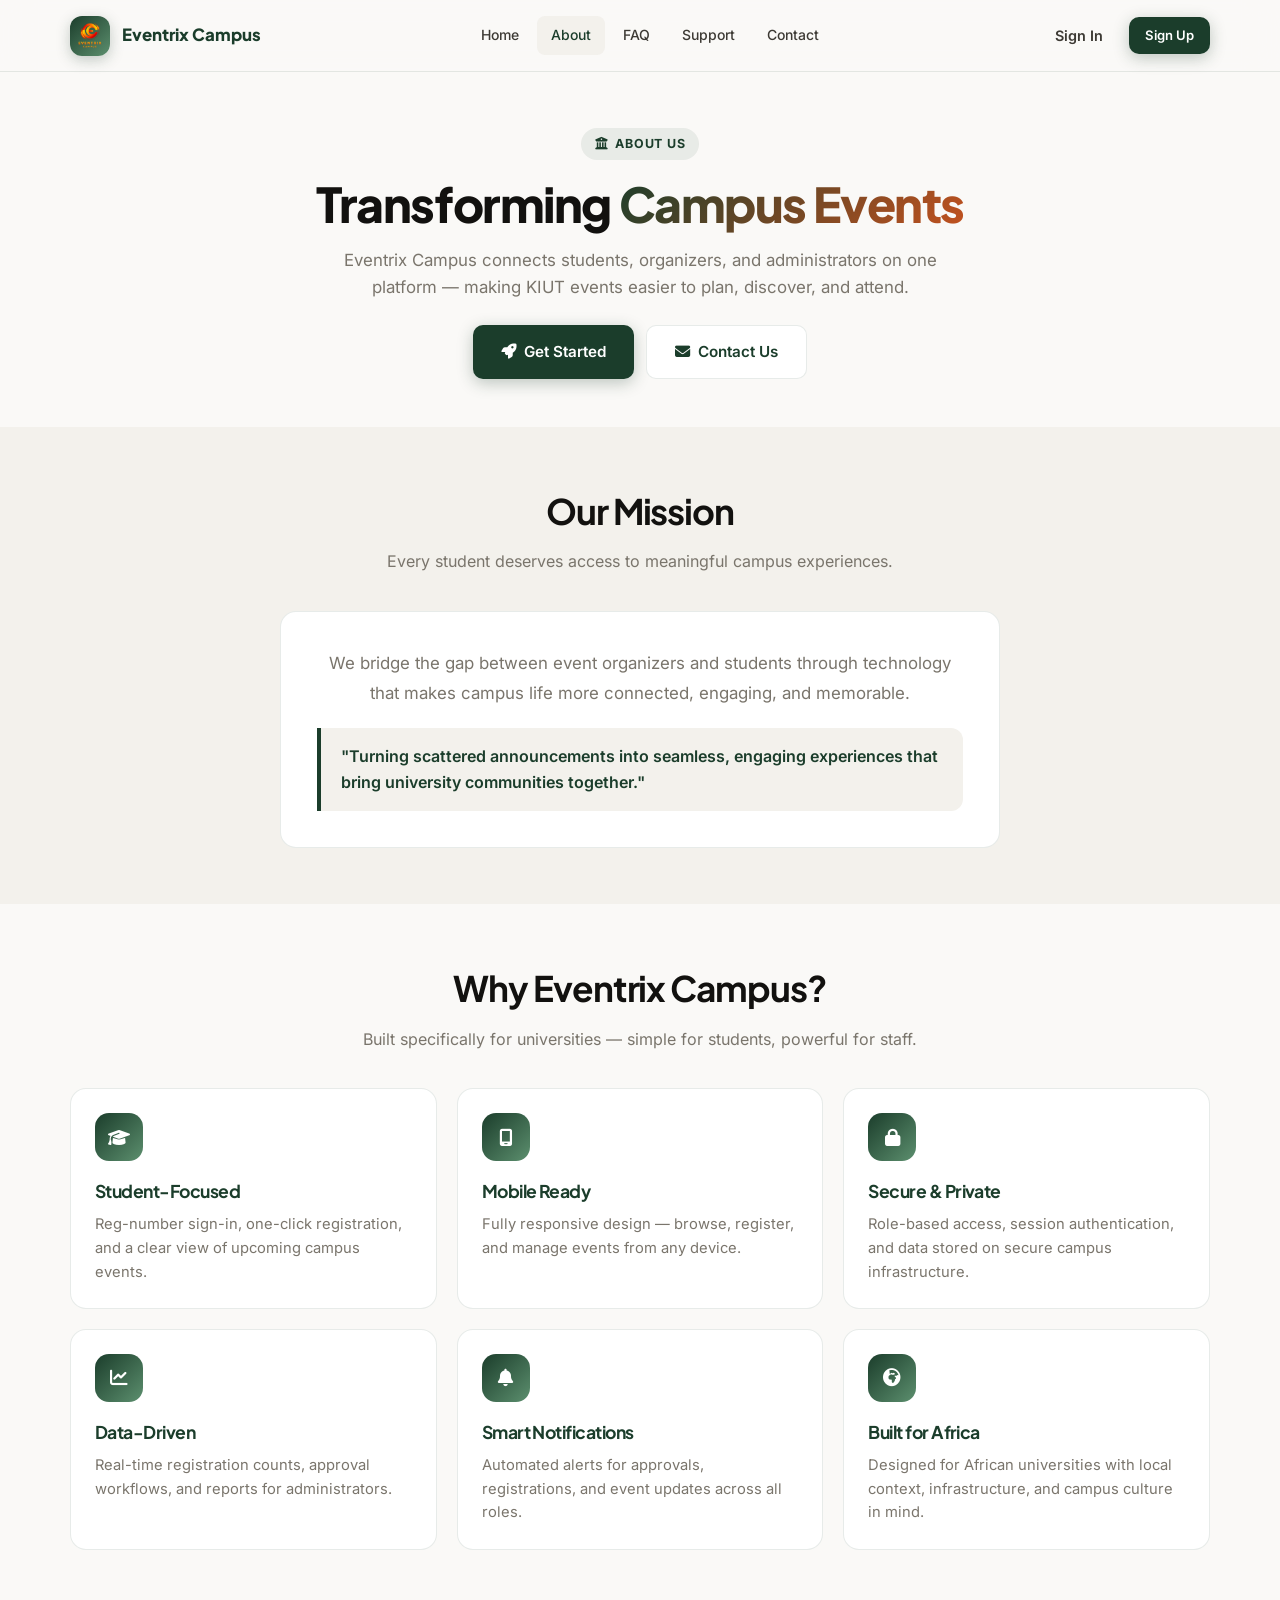
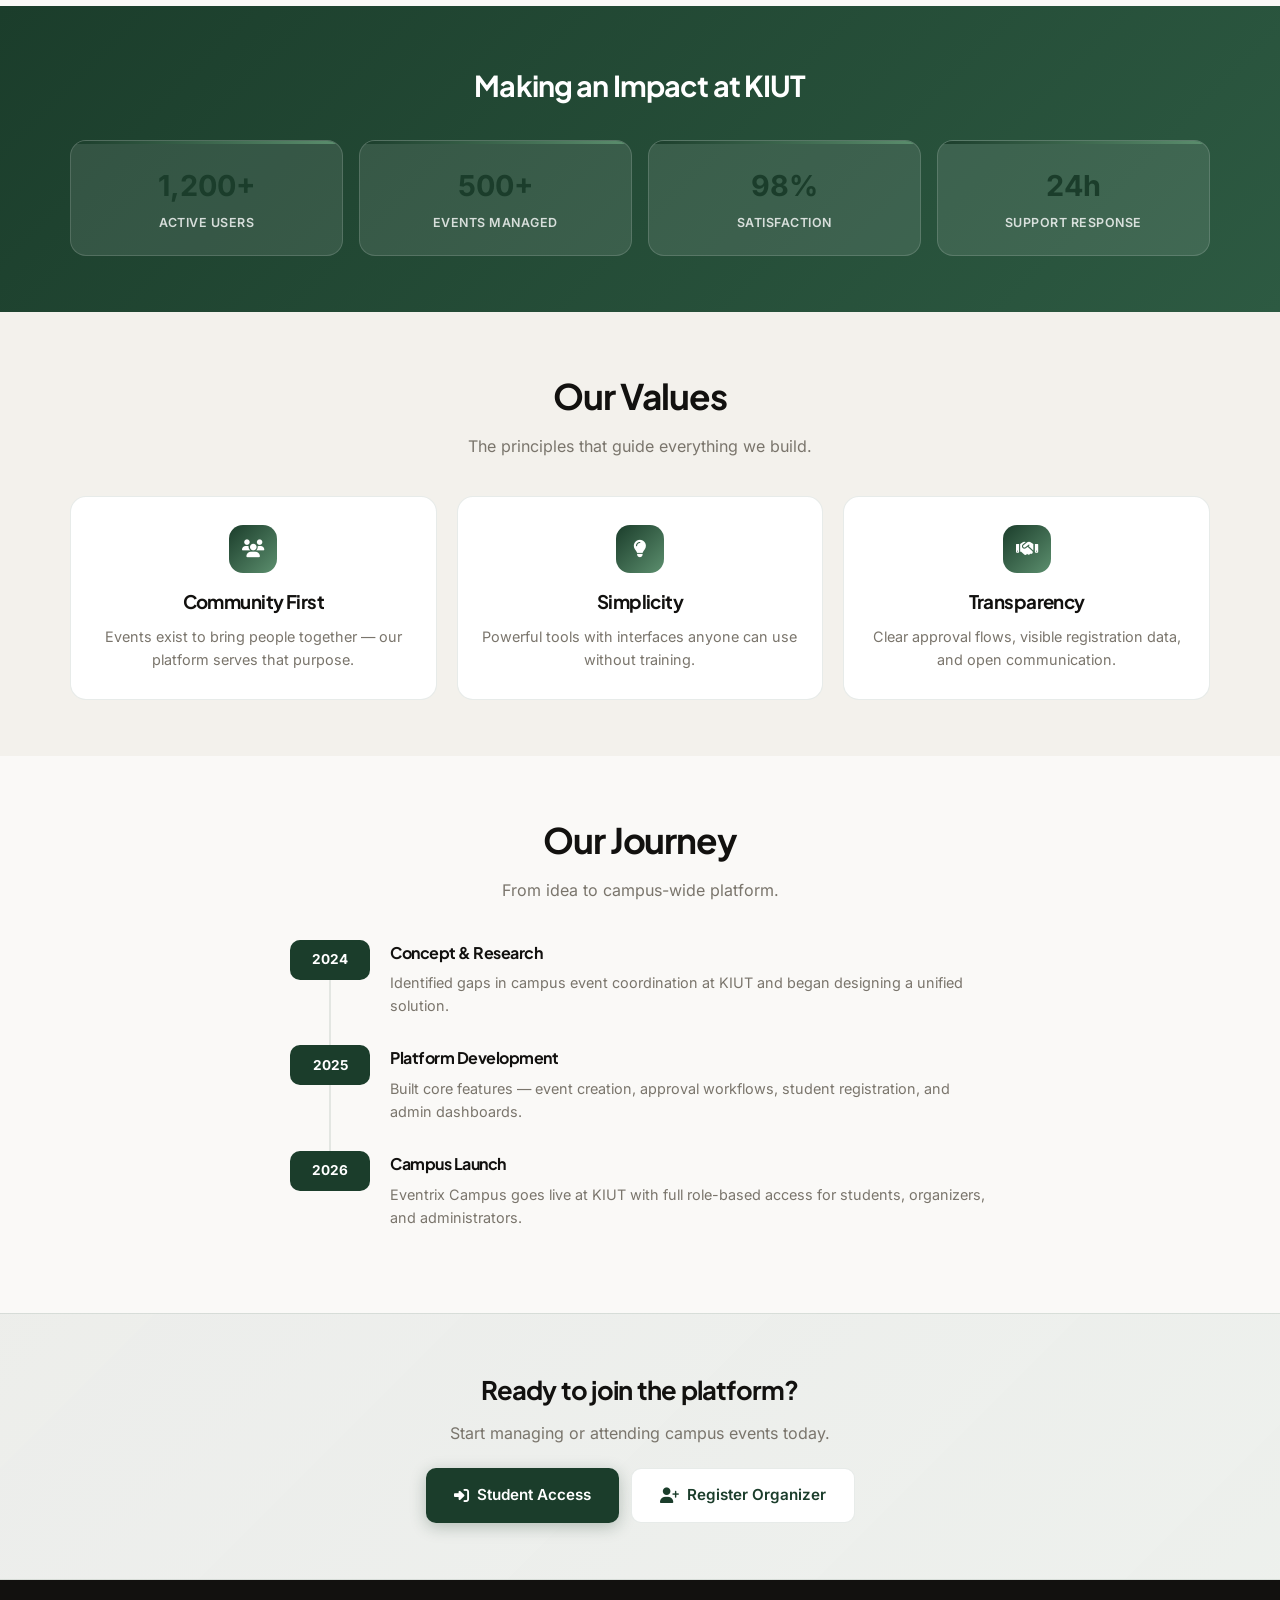
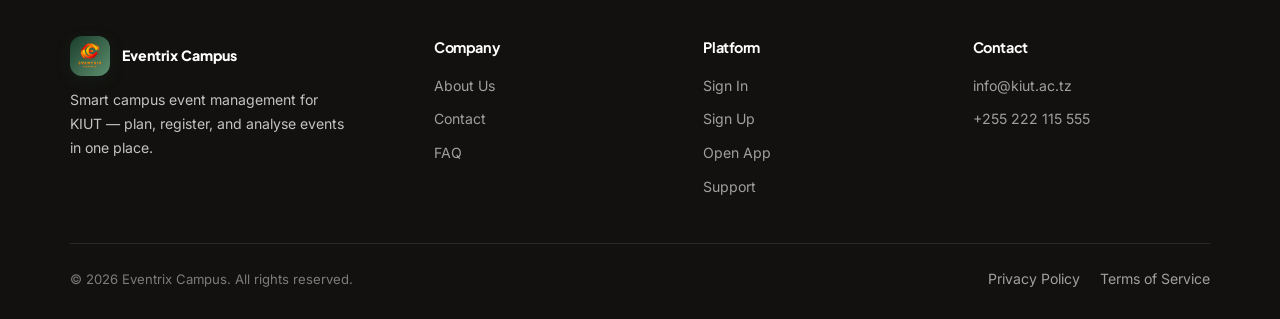
<file: pages/about.html>
<!DOCTYPE html>
<html lang="en">
<head>
<meta charset="UTF-8">
<meta name="viewport" content="width=device-width, initial-scale=1.0">
<title>About — Eventrix Campus</title>
<meta name="description" content="Learn about Eventrix Campus — the smart event management platform built for KIUT and African universities.">
<link rel="stylesheet" href="../assets/css/fonts.css">
<link rel="stylesheet" href="../assets/vendor/fontawesome/css/all.min.css">
<link rel="stylesheet" href="site-pages.css">
</head>
<body data-page="about">

<header class="sp-nav" id="spNav">
  <div class="sp-container sp-nav-inner">
    <a href="index.html" class="sp-brand">
      <div class="sp-brand-icon"><img src="../assets/images/photos/campus.png" alt="Eventrix Campus logo"></div>
      Eventrix Campus
    </a>
    <nav class="sp-nav-links">
      <a href="index.html" class="sp-nav-link" data-nav="home">Home</a>
      <a href="about.html" class="sp-nav-link" data-nav="about">About</a>
      <a href="faq.html" class="sp-nav-link" data-nav="faq">FAQ</a>
      <a href="support.html" class="sp-nav-link" data-nav="support">Support</a>
      <a href="contact.html" class="sp-nav-link" data-nav="contact">Contact</a>
    </nav>
    <div class="sp-nav-actions">
      <a href="signin.html" class="sp-btn sp-btn-ghost">Sign In</a>
      <a href="signup.html" class="sp-btn sp-btn-primary sp-btn-sm">Sign Up</a>
    </div>
    <button class="sp-menu-toggle" id="spMenuToggle" aria-label="Open menu"><i class="fa-solid fa-bars"></i></button>
  </div>
</header>

<div class="sp-mobile-menu" id="spMobileMenu">
  <a href="index.html">Home</a>
  <a href="about.html">About</a>
  <a href="faq.html">FAQ</a>
  <a href="support.html">Support</a>
  <a href="contact.html">Contact</a>
  <a href="signin.html" class="sp-btn sp-btn-secondary">Sign In</a>
  <a href="signup.html" class="sp-btn sp-btn-primary">Sign Up</a>
</div>

<section class="sp-page-hero">
  <div class="sp-container reveal">
    <div class="sp-eyebrow"><i class="fa-solid fa-building-columns"></i> About Us</div>
    <h1 class="sp-page-title">Transforming <span class="accent">Campus Events</span></h1>
    <p class="sp-page-sub">Eventrix Campus connects students, organizers, and administrators on one platform — making KIUT events easier to plan, discover, and attend.</p>
    <div class="sp-hero-actions">
      <a href="signup.html" class="sp-btn sp-btn-primary sp-btn-lg"><i class="fa-solid fa-rocket"></i> Get Started</a>
      <a href="contact.html" class="sp-btn sp-btn-secondary sp-btn-lg"><i class="fa-solid fa-envelope"></i> Contact Us</a>
    </div>
  </div>
</section>

<section class="sp-section sp-section-alt">
  <div class="sp-container">
    <div class="sp-section-head reveal">
      <h2>Our Mission</h2>
      <p>Every student deserves access to meaningful campus experiences.</p>
    </div>
    <div class="sp-card reveal" style="max-width:720px;margin:0 auto;text-align:center;padding:36px">
      <p style="font-size:1.05rem;color:var(--muted);line-height:1.8;margin-bottom:20px">We bridge the gap between event organizers and students through technology that makes campus life more connected, engaging, and memorable.</p>
      <blockquote style="font-size:1rem;font-weight:600;color:var(--forest);border-left:4px solid var(--forest);padding:16px 20px;background:var(--surface-2);border-radius:0 12px 12px 0;text-align:left">
        "Turning scattered announcements into seamless, engaging experiences that bring university communities together."
      </blockquote>
    </div>
  </div>
</section>

<section class="sp-section">
  <div class="sp-container">
    <div class="sp-section-head reveal">
      <h2>Why Eventrix Campus?</h2>
      <p>Built specifically for universities — simple for students, powerful for staff.</p>
    </div>
    <div class="sp-grid sp-grid-3 reveal">
      <div class="sp-card">
        <div class="sp-card-icon"><i class="fa-solid fa-graduation-cap"></i></div>
        <h3>Student-Focused</h3>
        <p>Reg-number sign-in, one-click registration, and a clear view of upcoming campus events.</p>
      </div>
      <div class="sp-card">
        <div class="sp-card-icon"><i class="fa-solid fa-mobile-screen"></i></div>
        <h3>Mobile Ready</h3>
        <p>Fully responsive design — browse, register, and manage events from any device.</p>
      </div>
      <div class="sp-card">
        <div class="sp-card-icon"><i class="fa-solid fa-lock"></i></div>
        <h3>Secure &amp; Private</h3>
        <p>Role-based access, session authentication, and data stored on secure campus infrastructure.</p>
      </div>
      <div class="sp-card">
        <div class="sp-card-icon"><i class="fa-solid fa-chart-line"></i></div>
        <h3>Data-Driven</h3>
        <p>Real-time registration counts, approval workflows, and reports for administrators.</p>
      </div>
      <div class="sp-card">
        <div class="sp-card-icon"><i class="fa-solid fa-bell"></i></div>
        <h3>Smart Notifications</h3>
        <p>Automated alerts for approvals, registrations, and event updates across all roles.</p>
      </div>
      <div class="sp-card">
        <div class="sp-card-icon"><i class="fa-solid fa-earth-africa"></i></div>
        <h3>Built for Africa</h3>
        <p>Designed for African universities with local context, infrastructure, and campus culture in mind.</p>
      </div>
    </div>
  </div>
</section>

<section class="sp-stats-band">
  <div class="sp-container reveal">
    <h2>Making an Impact at KIUT</h2>
    <div class="sp-kpi-grid">
      <div class="sp-kpi" style="background:rgba(255,255,255,0.1);border-color:rgba(255,255,255,0.15)">
        <div class="sp-kpi-val" data-count="1200" data-suffix="+">0</div>
        <div class="sp-kpi-label" style="color:rgba(255,255,255,0.8)">Active Users</div>
      </div>
      <div class="sp-kpi" style="background:rgba(255,255,255,0.1);border-color:rgba(255,255,255,0.15)">
        <div class="sp-kpi-val" data-count="500" data-suffix="+">0</div>
        <div class="sp-kpi-label" style="color:rgba(255,255,255,0.8)">Events Managed</div>
      </div>
      <div class="sp-kpi" style="background:rgba(255,255,255,0.1);border-color:rgba(255,255,255,0.15)">
        <div class="sp-kpi-val" data-count="98" data-suffix="%">0</div>
        <div class="sp-kpi-label" style="color:rgba(255,255,255,0.8)">Satisfaction</div>
      </div>
      <div class="sp-kpi" style="background:rgba(255,255,255,0.1);border-color:rgba(255,255,255,0.15)">
        <div class="sp-kpi-val" data-count="24" data-suffix="h">0</div>
        <div class="sp-kpi-label" style="color:rgba(255,255,255,0.8)">Support Response</div>
      </div>
    </div>
  </div>
</section>

<section class="sp-section sp-section-alt">
  <div class="sp-container">
    <div class="sp-section-head reveal">
      <h2>Our Values</h2>
      <p>The principles that guide everything we build.</p>
    </div>
    <div class="sp-values reveal">
      <div class="sp-value-card">
        <div class="sp-card-icon"><i class="fa-solid fa-users"></i></div>
        <h3>Community First</h3>
        <p style="font-size:0.9rem;color:var(--muted);margin-top:8px">Events exist to bring people together — our platform serves that purpose.</p>
      </div>
      <div class="sp-value-card">
        <div class="sp-card-icon"><i class="fa-solid fa-lightbulb"></i></div>
        <h3>Simplicity</h3>
        <p style="font-size:0.9rem;color:var(--muted);margin-top:8px">Powerful tools with interfaces anyone can use without training.</p>
      </div>
      <div class="sp-value-card">
        <div class="sp-card-icon"><i class="fa-solid fa-handshake"></i></div>
        <h3>Transparency</h3>
        <p style="font-size:0.9rem;color:var(--muted);margin-top:8px">Clear approval flows, visible registration data, and open communication.</p>
      </div>
    </div>
  </div>
</section>

<section class="sp-section">
  <div class="sp-container">
    <div class="sp-section-head reveal">
      <h2>Our Journey</h2>
      <p>From idea to campus-wide platform.</p>
    </div>
    <div class="sp-timeline reveal">
      <div class="sp-timeline-item">
        <div class="sp-timeline-year">2024</div>
        <div class="sp-timeline-content">
          <h3>Concept &amp; Research</h3>
          <p>Identified gaps in campus event coordination at KIUT and began designing a unified solution.</p>
        </div>
      </div>
      <div class="sp-timeline-item">
        <div class="sp-timeline-year">2025</div>
        <div class="sp-timeline-content">
          <h3>Platform Development</h3>
          <p>Built core features — event creation, approval workflows, student registration, and admin dashboards.</p>
        </div>
      </div>
      <div class="sp-timeline-item">
        <div class="sp-timeline-year">2026</div>
        <div class="sp-timeline-content">
          <h3>Campus Launch</h3>
          <p>Eventrix Campus goes live at KIUT with full role-based access for students, organizers, and administrators.</p>
        </div>
      </div>
    </div>
  </div>
</section>

<section class="sp-cta">
  <div class="sp-container reveal">
    <h2>Ready to join the platform?</h2>
    <p>Start managing or attending campus events today.</p>
    <div class="sp-cta-btns">
      <a href="signin.html" class="sp-btn sp-btn-primary sp-btn-lg"><i class="fa-solid fa-right-to-bracket"></i> Student Access</a>
      <a href="signup.html" class="sp-btn sp-btn-secondary sp-btn-lg"><i class="fa-solid fa-user-plus"></i> Register Organizer</a>
    </div>
  </div>
</section>

<footer class="sp-footer">
  <div class="sp-container">
    <div class="sp-footer-grid">
      <div class="sp-footer-brand">
        <a href="index.html" class="sp-brand" style="color:#fff">
          <div class="sp-brand-icon"><img src="../assets/images/photos/campus.png" alt="Eventrix Campus logo"></div>
          Eventrix Campus
        </a>
        <p>Smart campus event management for KIUT — plan, register, and analyse events in one place.</p>
      </div>
      <div>
        <h4>Company</h4>
        <ul>
          <li><a href="about.html">About Us</a></li>
          <li><a href="contact.html">Contact</a></li>
          <li><a href="faq.html">FAQ</a></li>
        </ul>
      </div>
      <div>
        <h4>Platform</h4>
        <ul>
          <li><a href="signin.html">Sign In</a></li>
          <li><a href="signup.html">Sign Up</a></li>
          <li><a href="app.html">Open App</a></li>
          <li><a href="support.html">Support</a></li>
        </ul>
      </div>
      <div>
        <h4>Contact</h4>
        <ul>
          <li><a href="mailto:info@kiut.ac.tz">info@kiut.ac.tz</a></li>
          <li><a href="tel:+255222115555">+255 222 115 555</a></li>
        </ul>
      </div>
    </div>
    <div class="sp-footer-bottom">
      <span>&copy; 2026 Eventrix Campus. All rights reserved.</span>
      <div class="sp-footer-legal">
        <a href="privacy.html">Privacy Policy</a>
        <a href="terms.html">Terms of Service</a>
      </div>
    </div>
  </div>
</footer>

<script src="site-pages.js"></script>
<script>animateCounters('.sp-kpi-val[data-count]');</script>
</body>
</html>
</file>
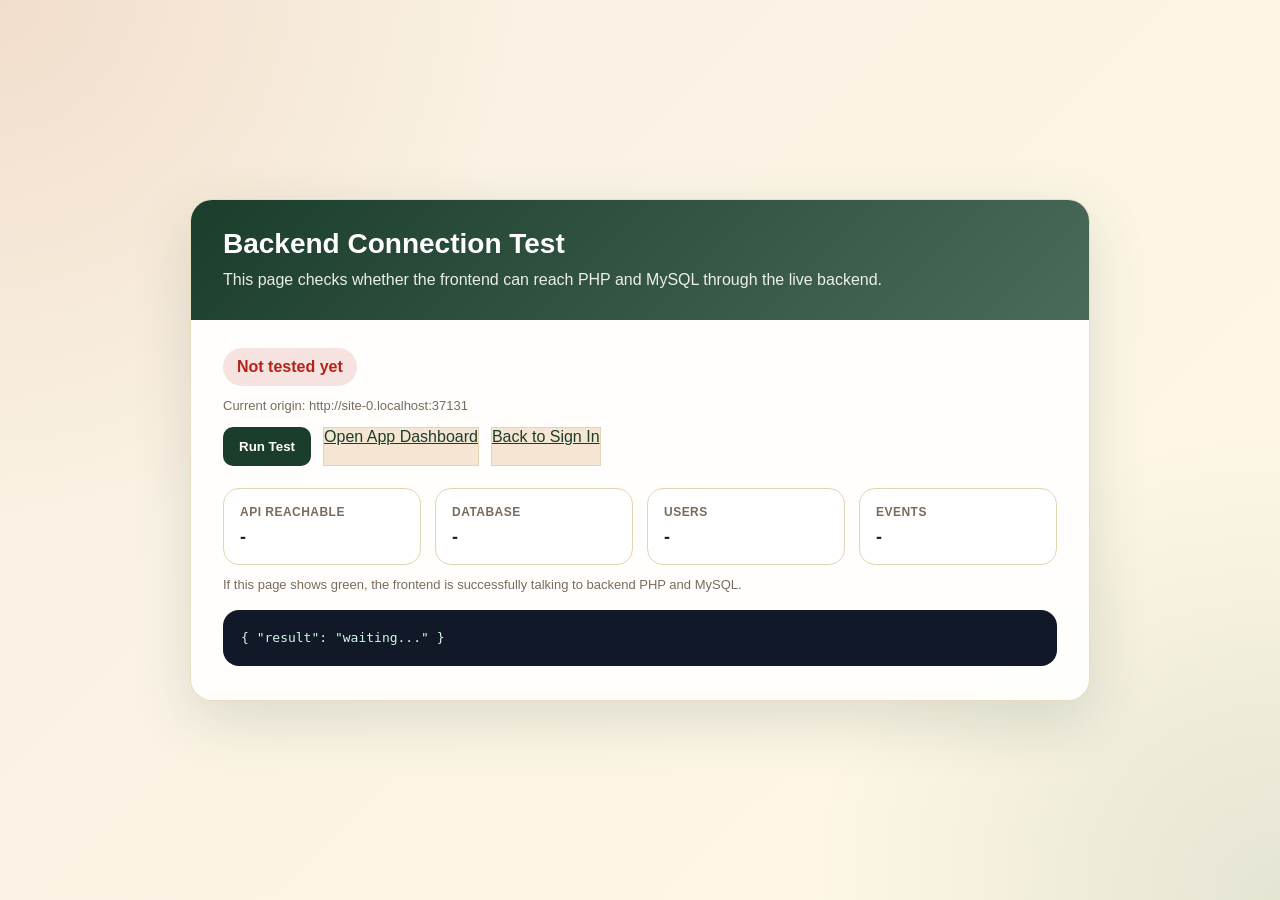
<file: pages/backend-test.html>
<!DOCTYPE html>
<html lang="en">
<head>
  <meta charset="UTF-8">
  <meta name="viewport" content="width=device-width, initial-scale=1.0">
  <title>Backend Test - KIUT-Eventrix Campus</title>
  <style>
    :root {
      --forest: #1b3d2b;
      --sage: #4a6b5a;
      --terra: #c4521f;
      --cream: #fff8e7;
      --cream2: #f5e6d3;
      --border: #e5d4b1;
      --ink: #2c2416;
      --muted: #7a6b5d;
      --good: #1f7a46;
      --bad: #b42318;
    }
    * { box-sizing: border-box; }
    body {
      margin: 0;
      min-height: 100vh;
      font-family: -apple-system, BlinkMacSystemFont, 'Segoe UI', Roboto, sans-serif;
      color: var(--ink);
      background:
        radial-gradient(circle at top left, rgba(196, 82, 31, 0.12), transparent 35%),
        radial-gradient(circle at bottom right, rgba(74, 107, 90, 0.14), transparent 30%),
        linear-gradient(135deg, #f8f1e4, #fff8e7);
      display: grid;
      place-items: center;
      padding: 24px;
    }
    .shell {
      width: min(900px, 100%);
      background: rgba(255,255,255,0.9);
      border: 1px solid rgba(229, 212, 177, 0.8);
      border-radius: 22px;
      box-shadow: 0 20px 60px rgba(27,61,43,0.14);
      overflow: hidden;
    }
    .hero {
      background: linear-gradient(135deg, var(--forest), var(--sage));
      color: white;
      padding: 28px 32px;
    }
    .hero h1 { margin: 0 0 8px; font-size: 28px; }
    .hero p { margin: 0; opacity: 0.9; line-height: 1.5; }
    .body {
      padding: 28px 32px 34px;
    }
    .actions {
      display: flex;
      flex-wrap: wrap;
      gap: 12px;
      margin-bottom: 22px;
    }
    button, a.btn {
      appearance: none;
      border: none;
      border-radius: 10px;
      padding: 12px 16px;
      font-weight: 700;
      cursor: pointer;
      text-decoration: none;
      display: inline-flex;
      align-items: center;
      justify-content: center;
      gap: 8px;
    }
    .btn-primary { background: var(--forest); color: white; }
    .btn-secondary { background: var(--cream2); color: var(--forest); border: 1px solid var(--border); }
    .grid {
      display: grid;
      grid-template-columns: repeat(auto-fit, minmax(180px, 1fr));
      gap: 14px;
      margin-top: 18px;
    }
    .card {
      background: white;
      border: 1px solid var(--border);
      border-radius: 16px;
      padding: 16px;
    }
    .label { color: var(--muted); font-size: 12px; font-weight: 700; text-transform: uppercase; letter-spacing: 0.04em; }
    .value { margin-top: 8px; font-size: 18px; font-weight: 800; color: var(--ink); }
    .status {
      display: inline-flex;
      align-items: center;
      gap: 8px;
      padding: 10px 14px;
      border-radius: 999px;
      font-weight: 800;
      margin-bottom: 18px;
    }
    .status.good { background: rgba(31, 122, 70, 0.12); color: var(--good); }
    .status.bad { background: rgba(180, 35, 24, 0.12); color: var(--bad); }
    pre {
      background: #111827;
      color: #d1fae5;
      border-radius: 16px;
      padding: 18px;
      overflow: auto;
      line-height: 1.5;
      margin: 18px 0 0;
      font-size: 13px;
    }
    .note {
      font-size: 13px;
      color: var(--muted);
      margin-top: 12px;
    }
  </style>
</head>
<body>
  <div class="shell">
    <div class="hero">
      <h1>Backend Connection Test</h1>
      <p>This page checks whether the frontend can reach PHP and MySQL through the live backend.</p>
    </div>
    <div class="body">
      <div id="statusPill" class="status bad">Not tested yet</div>
      <div class="note" id="modeNote" style="margin-top:-6px; margin-bottom:14px;"></div>
      <div class="actions">
        <button class="btn-primary" id="runTestBtn">Run Test</button>
        <a class="btn-secondary" href="app.html">Open App Dashboard</a>
        <a class="btn-secondary" href="signin.html">Back to Sign In</a>
      </div>
      <div class="grid">
        <div class="card">
          <div class="label">API Reachable</div>
          <div class="value" id="apiReachable">-</div>
        </div>
        <div class="card">
          <div class="label">Database</div>
          <div class="value" id="dbStatus">-</div>
        </div>
        <div class="card">
          <div class="label">Users</div>
          <div class="value" id="userCount">-</div>
        </div>
        <div class="card">
          <div class="label">Events</div>
          <div class="value" id="eventCount">-</div>
        </div>
      </div>
      <div class="note">If this page shows green, the frontend is successfully talking to backend PHP and MySQL.</div>
      <pre id="output">{ "result": "waiting..." }</pre>
    </div>
  </div>

  <script>
    const runBtn = document.getElementById('runTestBtn');
    const output = document.getElementById('output');
    const statusPill = document.getElementById('statusPill');
    const apiReachable = document.getElementById('apiReachable');
    const dbStatus = document.getElementById('dbStatus');
    const userCount = document.getElementById('userCount');
    const eventCount = document.getElementById('eventCount');
    const modeNote = document.getElementById('modeNote');

    const API_CANDIDATES = [
      new URL('../api/health.php', window.location.href).href,
      'http://localhost/Eventrix/api/health.php',
      'http://127.0.0.1/Eventrix/api/health.php'
    ];

    if (window.location.protocol === 'file:') {
      modeNote.textContent = 'You opened this page as a file. For backend testing, open it through Apache/WAMP: http://localhost/Eventrix/pages/backend-test.html';
      modeNote.style.color = 'var(--terra)';
      statusPill.className = 'status bad';
      statusPill.textContent = 'File mode detected';
    } else {
      modeNote.textContent = `Current origin: ${window.location.origin}`;
      modeNote.style.color = 'var(--muted)';
    }

    if (window.location.protocol === 'file:') {
      const appLink = document.querySelector('a[href="app.html"]');
      const signInLink = document.querySelector('a[href="signin.html"]');
      if (appLink) appLink.href = 'http://localhost/Eventrix/pages/app.html';
      if (signInLink) signInLink.href = 'http://localhost/Eventrix/pages/signin.html';
    }

    async function runTest() {
      runBtn.disabled = true;
      runBtn.textContent = 'Testing...';
      output.textContent = 'Checking backend...';

      try {
        let lastError = null;
        let response = null;
        let result = null;

        for (const url of API_CANDIDATES) {
          try {
            response = await fetch(url, { credentials: 'include' });
            result = await response.json();
            break;
          } catch (error) {
            lastError = error;
          }
        }

        if (!response || !result) {
          throw lastError || new Error('All backend URLs failed');
        }

        apiReachable.textContent = response.ok ? 'Yes' : 'No';
        dbStatus.textContent = result?.data?.dbOk ? 'Connected' : 'Failed';
        userCount.textContent = result?.data?.counts?.users ?? '-';
        eventCount.textContent = result?.data?.counts?.events ?? '-';

        const good = response.ok && result?.success;
        statusPill.className = 'status ' + (good ? 'good' : 'bad');
        statusPill.textContent = good ? 'Backend OK' : 'Backend returned an error';
        output.textContent = JSON.stringify(result, null, 2);
      } catch (error) {
        apiReachable.textContent = 'No';
        dbStatus.textContent = 'Unknown';
        userCount.textContent = '-';
        eventCount.textContent = '-';
        statusPill.className = 'status bad';
        statusPill.textContent = 'Backend unreachable';
        output.textContent = JSON.stringify({ success: false, error: error.message }, null, 2);
      } finally {
        runBtn.disabled = false;
        runBtn.textContent = 'Run Test';
      }
    }

    runBtn.addEventListener('click', runTest);
  </script>
</body>
</html>
</file>
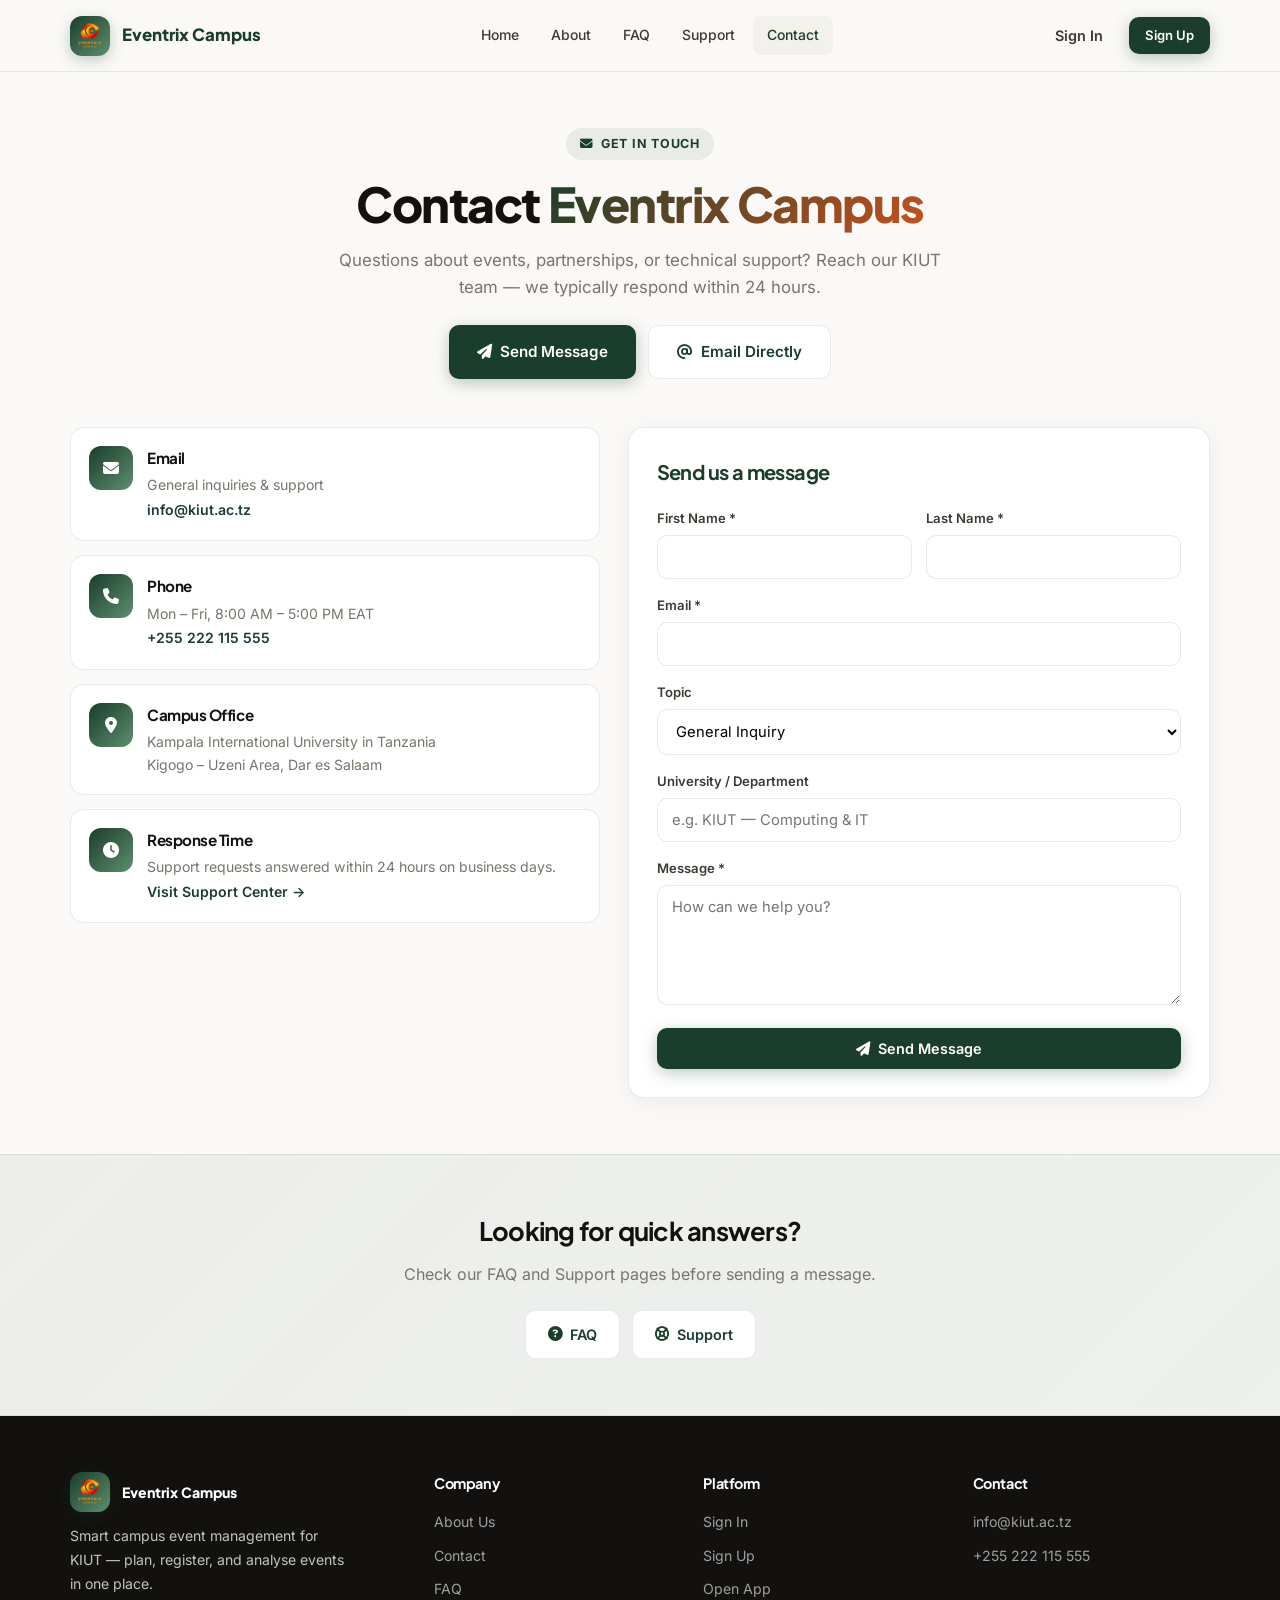
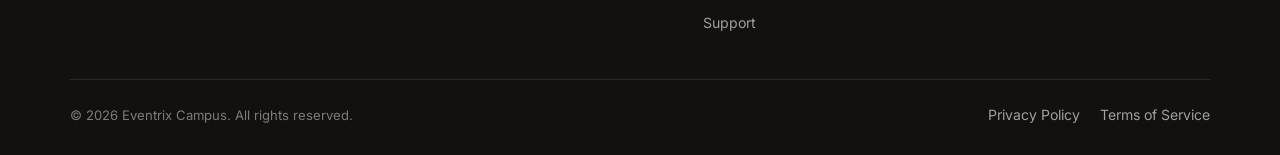
<file: pages/contact.html>
<!DOCTYPE html>
<html lang="en">
<head>
<meta charset="UTF-8">
<meta name="viewport" content="width=device-width, initial-scale=1.0">
<title>Contact — Eventrix Campus</title>
<meta name="description" content="Contact the Eventrix Campus team at KIUT for support, partnerships, and inquiries.">
<link rel="stylesheet" href="../assets/css/fonts.css">
<link rel="stylesheet" href="../assets/vendor/fontawesome/css/all.min.css">
<link rel="stylesheet" href="site-pages.css">
</head>
<body data-page="contact">

<header class="sp-nav" id="spNav">
  <div class="sp-container sp-nav-inner">
    <a href="index.html" class="sp-brand">
      <div class="sp-brand-icon"><img src="../assets/images/photos/campus.png" alt="Eventrix Campus logo"></div>
      Eventrix Campus
    </a>
    <nav class="sp-nav-links">
      <a href="index.html" class="sp-nav-link" data-nav="home">Home</a>
      <a href="about.html" class="sp-nav-link" data-nav="about">About</a>
      <a href="faq.html" class="sp-nav-link" data-nav="faq">FAQ</a>
      <a href="support.html" class="sp-nav-link" data-nav="support">Support</a>
      <a href="contact.html" class="sp-nav-link" data-nav="contact">Contact</a>
    </nav>
    <div class="sp-nav-actions">
      <a href="signin.html" class="sp-btn sp-btn-ghost">Sign In</a>
      <a href="signup.html" class="sp-btn sp-btn-primary sp-btn-sm">Sign Up</a>
    </div>
    <button class="sp-menu-toggle" id="spMenuToggle" aria-label="Open menu"><i class="fa-solid fa-bars"></i></button>
  </div>
</header>

<div class="sp-mobile-menu" id="spMobileMenu">
  <a href="index.html">Home</a>
  <a href="about.html">About</a>
  <a href="faq.html">FAQ</a>
  <a href="support.html">Support</a>
  <a href="contact.html">Contact</a>
  <a href="signin.html" class="sp-btn sp-btn-secondary">Sign In</a>
  <a href="signup.html" class="sp-btn sp-btn-primary">Sign Up</a>
</div>

<section class="sp-page-hero">
  <div class="sp-container reveal">
    <div class="sp-eyebrow"><i class="fa-solid fa-envelope"></i> Get in Touch</div>
    <h1 class="sp-page-title">Contact <span class="accent">Eventrix Campus</span></h1>
    <p class="sp-page-sub">Questions about events, partnerships, or technical support? Reach our KIUT team — we typically respond within 24 hours.</p>
    <div class="sp-hero-actions">
      <a href="#contact-form" class="sp-btn sp-btn-primary sp-btn-lg"><i class="fa-solid fa-paper-plane"></i> Send Message</a>
      <a href="mailto:info@kiut.ac.tz" class="sp-btn sp-btn-secondary sp-btn-lg"><i class="fa-solid fa-at"></i> Email Directly</a>
    </div>
  </div>
</section>

<section class="sp-section" id="contact-form" style="padding-top:0">
  <div class="sp-container">
    <div class="sp-contact-layout reveal">
      <div class="sp-info-list">
        <div class="sp-info-card">
          <div class="sp-info-icon"><i class="fa-solid fa-envelope"></i></div>
          <div>
            <h3>Email</h3>
            <p>General inquiries &amp; support</p>
            <a href="mailto:info@kiut.ac.tz">info@kiut.ac.tz</a>
          </div>
        </div>
        <div class="sp-info-card">
          <div class="sp-info-icon"><i class="fa-solid fa-phone"></i></div>
          <div>
            <h3>Phone</h3>
            <p>Mon – Fri, 8:00 AM – 5:00 PM EAT</p>
            <a href="tel:+255222115555">+255 222 115 555</a>
          </div>
        </div>
        <div class="sp-info-card">
          <div class="sp-info-icon"><i class="fa-solid fa-location-dot"></i></div>
          <div>
            <h3>Campus Office</h3>
            <p>Kampala International University in Tanzania<br>Kigogo – Uzeni Area, Dar es Salaam</p>
          </div>
        </div>
        <div class="sp-info-card">
          <div class="sp-info-icon"><i class="fa-solid fa-clock"></i></div>
          <div>
            <h3>Response Time</h3>
            <p>Support requests answered within 24 hours on business days.</p>
            <a href="support.html">Visit Support Center →</a>
          </div>
        </div>
      </div>

      <div class="sp-form-card">
        <h2 class="sp-form-title">Send us a message</h2>
        <div class="sp-alert sp-alert-error" id="contactError"><i class="fa-solid fa-circle-exclamation"></i><span id="contactErrorText"></span></div>
        <div class="sp-alert sp-alert-success" id="contactSuccess"><i class="fa-solid fa-circle-check"></i><span id="contactSuccessText"></span></div>

        <form id="contactForm">
          <div class="sp-form-row">
            <div class="sp-field">
              <label class="sp-label" for="firstName">First Name *</label>
              <input type="text" class="sp-input" id="firstName" name="firstName" required>
            </div>
            <div class="sp-field">
              <label class="sp-label" for="lastName">Last Name *</label>
              <input type="text" class="sp-input" id="lastName" name="lastName" required>
            </div>
          </div>
          <div class="sp-field">
            <label class="sp-label" for="email">Email *</label>
            <input type="email" class="sp-input" id="email" name="email" required>
          </div>
          <div class="sp-field">
            <label class="sp-label" for="topic">Topic</label>
            <select class="sp-select" id="topic" name="topic">
              <option value="general">General Inquiry</option>
              <option value="support">Technical Support</option>
              <option value="events">Event Management</option>
              <option value="partnership">Partnership</option>
              <option value="feedback">Feedback</option>
            </select>
          </div>
          <div class="sp-field">
            <label class="sp-label" for="university">University / Department</label>
            <input type="text" class="sp-input" id="university" name="university" placeholder="e.g. KIUT — Computing & IT">
          </div>
          <div class="sp-field">
            <label class="sp-label" for="message">Message *</label>
            <textarea class="sp-textarea" id="message" name="message" required placeholder="How can we help you?"></textarea>
          </div>
          <button type="submit" class="sp-btn sp-btn-primary" style="width:100%" id="contactSubmitBtn">
            <i class="fa-solid fa-paper-plane"></i> Send Message
          </button>
        </form>
      </div>
    </div>
  </div>
</section>

<section class="sp-cta">
  <div class="sp-container reveal">
    <h2>Looking for quick answers?</h2>
    <p>Check our FAQ and Support pages before sending a message.</p>
    <div class="sp-cta-btns">
      <a href="faq.html" class="sp-btn sp-btn-secondary"><i class="fa-solid fa-circle-question"></i> FAQ</a>
      <a href="support.html" class="sp-btn sp-btn-secondary"><i class="fa-solid fa-life-ring"></i> Support</a>
    </div>
  </div>
</section>

<footer class="sp-footer">
  <div class="sp-container">
    <div class="sp-footer-grid">
      <div class="sp-footer-brand">
        <a href="index.html" class="sp-brand" style="color:#fff">
          <div class="sp-brand-icon"><img src="../assets/images/photos/campus.png" alt="Eventrix Campus logo"></div>
          Eventrix Campus
        </a>
        <p>Smart campus event management for KIUT — plan, register, and analyse events in one place.</p>
      </div>
      <div>
        <h4>Company</h4>
        <ul>
          <li><a href="about.html">About Us</a></li>
          <li><a href="contact.html">Contact</a></li>
          <li><a href="faq.html">FAQ</a></li>
        </ul>
      </div>
      <div>
        <h4>Platform</h4>
        <ul>
          <li><a href="signin.html">Sign In</a></li>
          <li><a href="signup.html">Sign Up</a></li>
          <li><a href="app.html">Open App</a></li>
          <li><a href="support.html">Support</a></li>
        </ul>
      </div>
      <div>
        <h4>Contact</h4>
        <ul>
          <li><a href="mailto:info@kiut.ac.tz">info@kiut.ac.tz</a></li>
          <li><a href="tel:+255222115555">+255 222 115 555</a></li>
        </ul>
      </div>
    </div>
    <div class="sp-footer-bottom">
      <span>&copy; 2026 Eventrix Campus. All rights reserved.</span>
      <div class="sp-footer-legal">
        <a href="privacy.html">Privacy Policy</a>
        <a href="terms.html">Terms of Service</a>
      </div>
    </div>
  </div>
</footer>

<script src="site-pages.js"></script>
<script>
const contactForm = document.getElementById('contactForm');
const errorBox = document.getElementById('contactError');
const successBox = document.getElementById('contactSuccess');

function showFormAlert(box, textEl, message) {
  errorBox.classList.remove('show');
  successBox.classList.remove('show');
  textEl.textContent = message;
  box.classList.add('show');
  setTimeout(() => box.classList.remove('show'), 6000);
}

contactForm.addEventListener('submit', async e => {
  e.preventDefault();
  const data = Object.fromEntries(new FormData(contactForm).entries());
  const emailRegex = /^[^\s@]+@[^\s@]+\.[^\s@]+$/;

  if (!data.firstName || !data.lastName || !data.email || !data.message) {
    showFormAlert(errorBox, document.getElementById('contactErrorText'), 'Please fill all required fields.');
    return;
  }
  if (!emailRegex.test(data.email)) {
    showFormAlert(errorBox, document.getElementById('contactErrorText'), 'Please enter a valid email address.');
    return;
  }

  const btn = document.getElementById('contactSubmitBtn');
  const original = btn.innerHTML;
  btn.disabled = true;
  btn.innerHTML = '<i class="fa-solid fa-spinner fa-spin"></i> Sending…';

  try {
    await new Promise(r => setTimeout(r, 800));
    const messages = JSON.parse(localStorage.getItem('contactMessages') || '[]');
    messages.push({ ...data, timestamp: new Date().toISOString(), id: Date.now() });
    localStorage.setItem('contactMessages', JSON.stringify(messages));
    showFormAlert(successBox, document.getElementById('contactSuccessText'), 'Message sent! We\'ll respond within 24 hours.');
    contactForm.reset();
    spToast('Thank you for reaching out!', 'success');
  } catch (err) {
    showFormAlert(errorBox, document.getElementById('contactErrorText'), 'Something went wrong. Please try again.');
  } finally {
    btn.disabled = false;
    btn.innerHTML = original;
  }
});
</script>
</body>
</html>
</file>
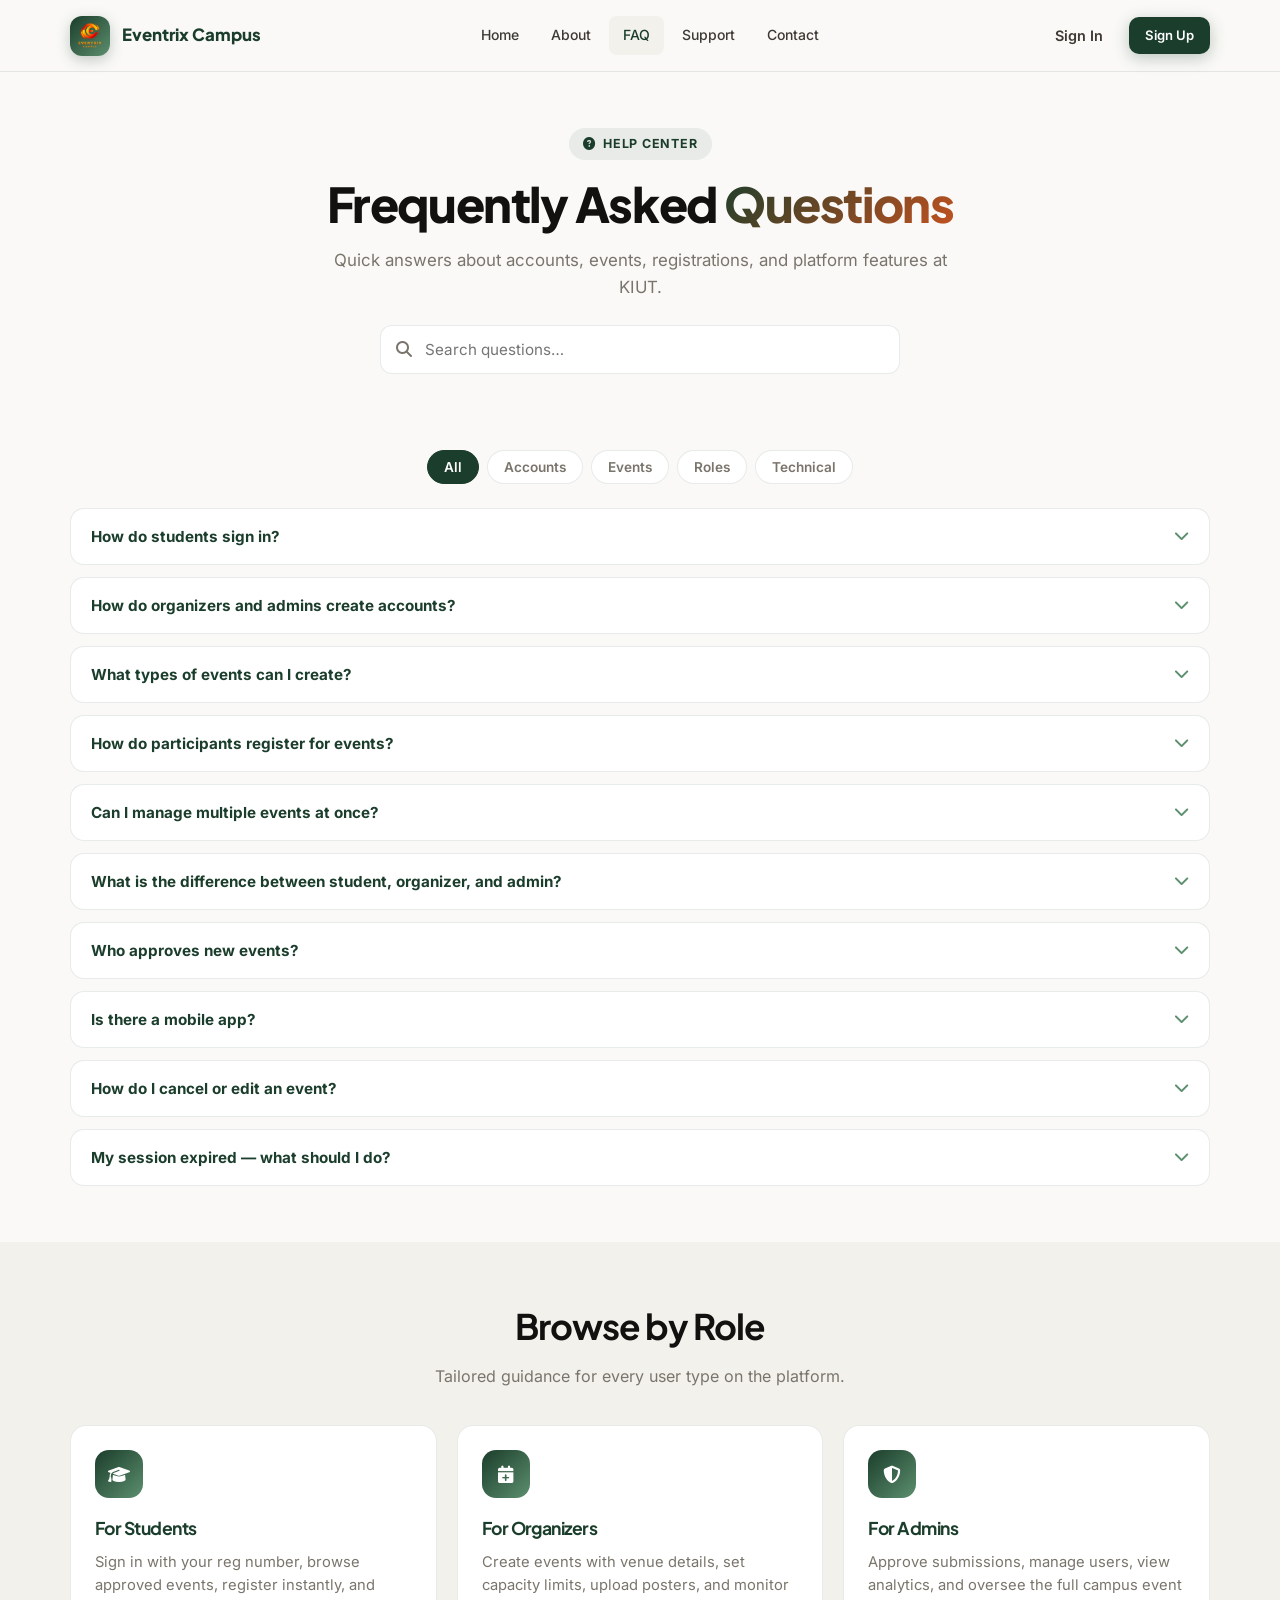
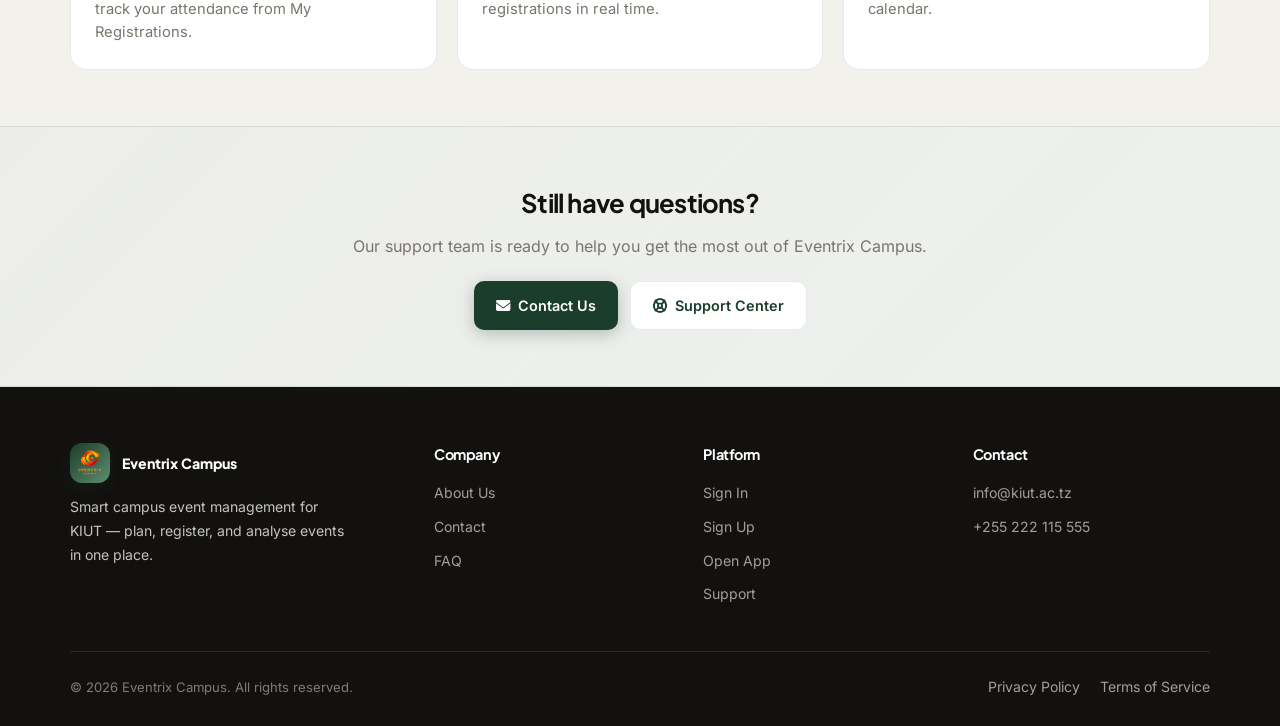
<file: pages/faq.html>
<!DOCTYPE html>
<html lang="en">
<head>
<meta charset="UTF-8">
<meta name="viewport" content="width=device-width, initial-scale=1.0">
<title>FAQ — Eventrix Campus</title>
<meta name="description" content="Frequently asked questions about Eventrix Campus — registration, events, roles, and support.">
<link rel="stylesheet" href="../assets/css/fonts.css">
<link rel="stylesheet" href="../assets/vendor/fontawesome/css/all.min.css">
<link rel="stylesheet" href="site-pages.css">
</head>
<body data-page="faq">

<header class="sp-nav" id="spNav">
  <div class="sp-container sp-nav-inner">
    <a href="index.html" class="sp-brand">
      <div class="sp-brand-icon"><img src="../assets/images/photos/campus.png" alt="Eventrix Campus logo"></div>
      Eventrix Campus
    </a>
    <nav class="sp-nav-links">
      <a href="index.html" class="sp-nav-link" data-nav="home">Home</a>
      <a href="about.html" class="sp-nav-link" data-nav="about">About</a>
      <a href="faq.html" class="sp-nav-link" data-nav="faq">FAQ</a>
      <a href="support.html" class="sp-nav-link" data-nav="support">Support</a>
      <a href="contact.html" class="sp-nav-link" data-nav="contact">Contact</a>
    </nav>
    <div class="sp-nav-actions">
      <a href="signin.html" class="sp-btn sp-btn-ghost">Sign In</a>
      <a href="signup.html" class="sp-btn sp-btn-primary sp-btn-sm">Sign Up</a>
    </div>
    <button class="sp-menu-toggle" id="spMenuToggle" aria-label="Open menu"><i class="fa-solid fa-bars"></i></button>
  </div>
</header>

<div class="sp-mobile-menu" id="spMobileMenu">
  <a href="index.html">Home</a>
  <a href="about.html">About</a>
  <a href="faq.html">FAQ</a>
  <a href="support.html">Support</a>
  <a href="contact.html">Contact</a>
  <a href="signin.html" class="sp-btn sp-btn-secondary">Sign In</a>
  <a href="signup.html" class="sp-btn sp-btn-primary">Sign Up</a>
</div>

<section class="sp-page-hero">
  <div class="sp-container reveal">
    <div class="sp-eyebrow"><i class="fa-solid fa-circle-question"></i> Help Center</div>
    <h1 class="sp-page-title">Frequently Asked <span class="accent">Questions</span></h1>
    <p class="sp-page-sub">Quick answers about accounts, events, registrations, and platform features at KIUT.</p>
    <div class="sp-search-wrap">
      <i class="fa-solid fa-magnifying-glass"></i>
      <input type="search" class="sp-search" id="faqSearch" placeholder="Search questions…" aria-label="Search FAQ">
    </div>
  </div>
</section>

<section class="sp-section" style="padding-top:0">
  <div class="sp-container">
    <div class="sp-faq-tabs reveal">
      <button class="sp-faq-tab active" data-category="all" type="button">All</button>
      <button class="sp-faq-tab" data-category="account" type="button">Accounts</button>
      <button class="sp-faq-tab" data-category="events" type="button">Events</button>
      <button class="sp-faq-tab" data-category="roles" type="button">Roles</button>
      <button class="sp-faq-tab" data-category="technical" type="button">Technical</button>
    </div>

    <div class="sp-accordion reveal" id="faqAccordion">
      <div class="sp-accordion-item" data-category="account">
        <button class="sp-accordion-q" type="button">How do students sign in?<i class="fa-solid fa-chevron-down"></i></button>
        <div class="sp-accordion-a"><p>Students sign in with their university registration number on the Sign In page. No password is required — your reg number is verified against the campus database.</p></div>
      </div>
      <div class="sp-accordion-item" data-category="account">
        <button class="sp-accordion-q" type="button">How do organizers and admins create accounts?<i class="fa-solid fa-chevron-down"></i></button>
        <div class="sp-accordion-a"><p>Organizers register via the Sign Up page with email and password. Admin accounts are provisioned by the system administrator and use dedicated credentials on the staff sign-in tab.</p></div>
      </div>
      <div class="sp-accordion-item" data-category="events">
        <button class="sp-accordion-q" type="button">What types of events can I create?<i class="fa-solid fa-chevron-down"></i></button>
        <div class="sp-accordion-a"><p>You can publish academic seminars, workshops, sports, cultural events, club meetings, and social gatherings. All events must follow KIUT campus guidelines and require admin approval before going live.</p></div>
      </div>
      <div class="sp-accordion-item" data-category="events">
        <button class="sp-accordion-q" type="button">How do participants register for events?<i class="fa-solid fa-chevron-down"></i></button>
        <div class="sp-accordion-a"><p>Approved events appear on the Events page. Students browse, view details, and register with one click. Confirmation and reminders are sent through the in-app notification system.</p></div>
      </div>
      <div class="sp-accordion-item" data-category="events">
        <button class="sp-accordion-q" type="button">Can I manage multiple events at once?<i class="fa-solid fa-chevron-down"></i></button>
        <div class="sp-accordion-a"><p>Yes. Organizers have a dashboard showing all their events, registration counts, pending approvals, and participant lists — all in one place.</p></div>
      </div>
      <div class="sp-accordion-item" data-category="roles">
        <button class="sp-accordion-q" type="button">What is the difference between student, organizer, and admin?<i class="fa-solid fa-chevron-down"></i></button>
        <div class="sp-accordion-a"><p>Students discover and register for events. Organizers create and manage their own events. Admins approve events, manage users, and access platform-wide reports and analytics.</p></div>
      </div>
      <div class="sp-accordion-item" data-category="roles">
        <button class="sp-accordion-q" type="button">Who approves new events?<i class="fa-solid fa-chevron-down"></i></button>
        <div class="sp-accordion-a"><p>All organizer-submitted events go to the Approvals queue. Campus administrators review details, venue, and capacity before publishing events to students.</p></div>
      </div>
      <div class="sp-accordion-item" data-category="technical">
        <button class="sp-accordion-q" type="button">Is there a mobile app?<i class="fa-solid fa-chevron-down"></i></button>
        <div class="sp-accordion-a"><p>Eventrix Campus is fully responsive. Access every feature from your phone browser — no separate app install needed.</p></div>
      </div>
      <div class="sp-accordion-item" data-category="technical">
        <button class="sp-accordion-q" type="button">How do I cancel or edit an event?<i class="fa-solid fa-chevron-down"></i></button>
        <div class="sp-accordion-a"><p>Organizers can edit events from My Events before the start date. To cancel, update the event status or contact an administrator. Registered participants receive automatic notifications.</p></div>
      </div>
      <div class="sp-accordion-item" data-category="technical">
        <button class="sp-accordion-q" type="button">My session expired — what should I do?<i class="fa-solid fa-chevron-down"></i></button>
        <div class="sp-accordion-a"><p>Sign in again from the portal. If the issue persists, clear your browser cache or try a private window. Contact support if you cannot access your account.</p></div>
      </div>
    </div>
  </div>
</section>

<section class="sp-section sp-section-alt">
  <div class="sp-container">
    <div class="sp-section-head reveal">
      <h2>Browse by Role</h2>
      <p>Tailored guidance for every user type on the platform.</p>
    </div>
    <div class="sp-grid sp-grid-3 reveal">
      <div class="sp-card">
        <div class="sp-card-icon"><i class="fa-solid fa-graduation-cap"></i></div>
        <h3>For Students</h3>
        <p>Sign in with your reg number, browse approved events, register instantly, and track your attendance from My Registrations.</p>
      </div>
      <div class="sp-card">
        <div class="sp-card-icon"><i class="fa-solid fa-calendar-plus"></i></div>
        <h3>For Organizers</h3>
        <p>Create events with venue details, set capacity limits, upload posters, and monitor registrations in real time.</p>
      </div>
      <div class="sp-card">
        <div class="sp-card-icon"><i class="fa-solid fa-shield-halved"></i></div>
        <h3>For Admins</h3>
        <p>Approve submissions, manage users, view analytics, and oversee the full campus event calendar.</p>
      </div>
    </div>
  </div>
</section>

<section class="sp-cta">
  <div class="sp-container reveal">
    <h2>Still have questions?</h2>
    <p>Our support team is ready to help you get the most out of Eventrix Campus.</p>
    <div class="sp-cta-btns">
      <a href="contact.html" class="sp-btn sp-btn-primary"><i class="fa-solid fa-envelope"></i> Contact Us</a>
      <a href="support.html" class="sp-btn sp-btn-secondary"><i class="fa-solid fa-life-ring"></i> Support Center</a>
    </div>
  </div>
</section>

<footer class="sp-footer">
  <div class="sp-container">
    <div class="sp-footer-grid">
      <div class="sp-footer-brand">
        <a href="index.html" class="sp-brand" style="color:#fff">
          <div class="sp-brand-icon"><img src="../assets/images/photos/campus.png" alt="Eventrix Campus logo"></div>
          Eventrix Campus
        </a>
        <p>Smart campus event management for KIUT — plan, register, and analyse events in one place.</p>
      </div>
      <div>
        <h4>Company</h4>
        <ul>
          <li><a href="about.html">About Us</a></li>
          <li><a href="contact.html">Contact</a></li>
          <li><a href="faq.html">FAQ</a></li>
        </ul>
      </div>
      <div>
        <h4>Platform</h4>
        <ul>
          <li><a href="signin.html">Sign In</a></li>
          <li><a href="signup.html">Sign Up</a></li>
          <li><a href="app.html">Open App</a></li>
          <li><a href="support.html">Support</a></li>
        </ul>
      </div>
      <div>
        <h4>Contact</h4>
        <ul>
          <li><a href="mailto:info@kiut.ac.tz">info@kiut.ac.tz</a></li>
          <li><a href="tel:+255222115555">+255 222 115 555</a></li>
        </ul>
      </div>
    </div>
    <div class="sp-footer-bottom">
      <span>&copy; 2026 Eventrix Campus. All rights reserved.</span>
      <div class="sp-footer-legal">
        <a href="privacy.html">Privacy Policy</a>
        <a href="terms.html">Terms of Service</a>
      </div>
    </div>
  </div>
</footer>

<script src="site-pages.js"></script>
<script>
initFaqAccordion('faqAccordion', 'faqSearch', '.sp-faq-tab');
</script>
</body>
</html>
</file>
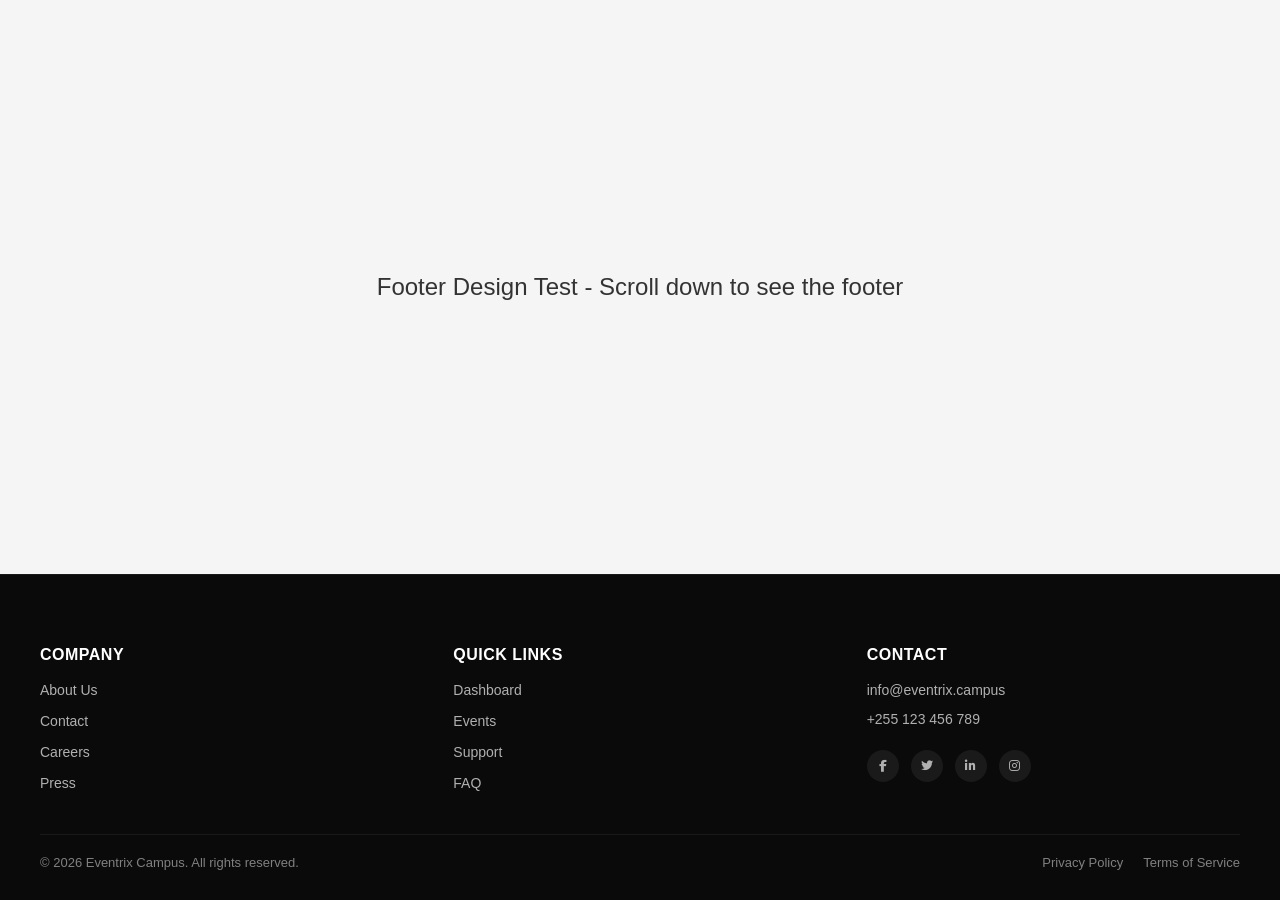
<file: pages/footer-test.html>
<!DOCTYPE html>
<html lang="en">
<head>
    <meta charset="UTF-8">
    <meta name="viewport" content="width=device-width, initial-scale=1.0">
    <title>Footer Test</title>
    <link rel="stylesheet" href="../assets/vendor/fontawesome/css/all.min.css">
    <style>
        body {
            margin: 0;
            padding: 0;
            font-family: 'Poppins', sans-serif;
            background: #f5f5f5;
            min-height: 100vh;
            display: flex;
            flex-direction: column;
        }
        
        .content {
            flex: 1;
            display: flex;
            align-items: center;
            justify-content: center;
            font-size: 24px;
            color: #333;
        }
        
        /* Compact Footer Styles */
        .compact-footer {
            background: #0a0a0a;
            color: #ffffff;
            padding: 50px 0 30px;
            border-top: 1px solid #1a1a1a;
            font-family: 'Poppins', sans-serif;
        }
        
        .footer-container {
            max-width: 1200px;
            margin: 0 auto;
            padding: 0 20px;
        }
        
        .footer-grid {
            display: grid;
            grid-template-columns: repeat(3, 1fr);
            gap: 40px;
            margin-bottom: 40px;
        }
        
        .footer-column {
            min-width: 0;
        }
        
        .footer-heading {
            font-size: 16px;
            font-weight: 700;
            color: #ffffff;
            margin-bottom: 16px;
            text-transform: uppercase;
            letter-spacing: 0.5px;
        }
        
        .footer-links {
            display: flex;
            flex-direction: column;
            gap: 10px;
        }
        
        .footer-link {
            color: #b0b0b0;
            text-decoration: none;
            font-size: 14px;
            font-weight: 500;
            transition: color 0.3s ease;
            line-height: 1.5;
        }
        
        .footer-link:hover {
            color: #ffffff;
        }
        
        .footer-contact {
            display: flex;
            flex-direction: column;
            gap: 8px;
        }
        
        .contact-info {
            color: #b0b0b0;
            font-size: 14px;
            margin: 0;
            line-height: 1.5;
        }
        
        .footer-social {
            display: flex;
            gap: 12px;
            margin-top: 12px;
        }
        
        .social-icon {
            width: 32px;
            height: 32px;
            border-radius: 50%;
            background: #1a1a1a;
            color: #b0b0b0;
            display: inline-flex;
            align-items: center;
            justify-content: center;
            text-decoration: none;
            transition: all 0.3s ease;
            font-size: 12px;
            text-align: center;
            line-height: 1;
        }
        
        .social-icon:hover {
            background: #2a2a2a;
            color: #ffffff;
            transform: translateY(-2px);
        }
        
        .footer-bottom {
            border-top: 1px solid #1a1a1a;
            padding-top: 20px;
            margin-top: 20px;
        }
        
        .footer-bottom-content {
            display: flex;
            justify-content: space-between;
            align-items: center;
            flex-wrap: wrap;
            gap: 16px;
        }
        
        .copyright {
            color: #808080;
            font-size: 13px;
            margin: 0;
        }
        
        .footer-legal {
            display: flex;
            gap: 20px;
        }
        
        .legal-link {
            color: #808080;
            text-decoration: none;
            font-size: 13px;
            font-weight: 500;
            transition: color 0.3s ease;
        }
        
        .legal-link:hover {
            color: #ffffff;
        }
        
        /* Responsive Design */
        @media (max-width: 768px) {
            .footer-grid {
                grid-template-columns: 1fr;
                gap: 30px;
                text-align: center;
            }
            
            .footer-social {
                justify-content: center;
            }
            
            .footer-bottom-content {
                flex-direction: column;
                text-align: center;
                gap: 12px;
            }
            
            .footer-legal {
                justify-content: center;
            }
        }
        
        @media (max-width: 480px) {
            .compact-footer {
                padding: 40px 0 25px;
            }
            
            .footer-container {
                padding: 0 15px;
            }
            
            .footer-heading {
                font-size: 15px;
                margin-bottom: 12px;
            }
            
            .footer-link {
                font-size: 13px;
            }
            
            .contact-info {
                font-size: 13px;
            }
            
            .social-icon {
                width: 30px;
                height: 30px;
                font-size: 11px;
            }
        }
    </style>
</head>
<body>
    <div class="content">
        <p>Footer Design Test - Scroll down to see the footer</p>
    </div>
    
    <!-- COMPACT FOOTER -->
    <footer class="compact-footer">
        <div class="footer-container">
            <div class="footer-grid">
                <!-- Company Column -->
                <div class="footer-column">
                    <h4 class="footer-heading">Company</h4>
                    <div class="footer-links">
                        <a href="#" class="footer-link">About Us</a>
                        <a href="#" class="footer-link">Contact</a>
                        <a href="#" class="footer-link">Careers</a>
                        <a href="#" class="footer-link">Press</a>
                    </div>
                </div>
                
                <!-- Quick Links Column -->
                <div class="footer-column">
                    <h4 class="footer-heading">Quick Links</h4>
                    <div class="footer-links">
                        <a href="#" class="footer-link">Dashboard</a>
                        <a href="#" class="footer-link">Events</a>
                        <a href="#" class="footer-link">Support</a>
                        <a href="#" class="footer-link">FAQ</a>
                    </div>
                </div>
                
                <!-- Contact Column -->
                <div class="footer-column">
                    <h4 class="footer-heading">Contact</h4>
                    <div class="footer-contact">
                        <p class="contact-info">info@eventrix.campus</p>
                        <p class="contact-info">+255 123 456 789</p>
                        <div class="footer-social">
                            <a href="#" class="social-icon" title="Facebook">
                                <i class="fab fa-facebook-f"></i>
                            </a>
                            <a href="#" class="social-icon" title="Twitter">
                                <i class="fab fa-twitter"></i>
                            </a>
                            <a href="#" class="social-icon" title="LinkedIn">
                                <i class="fab fa-linkedin-in"></i>
                            </a>
                            <a href="#" class="social-icon" title="Instagram">
                                <i class="fab fa-instagram"></i>
                            </a>
                        </div>
                    </div>
                </div>
            </div>
            
            <!-- Bottom Section -->
            <div class="footer-bottom">
                <div class="footer-bottom-content">
                    <p class="copyright">&copy; 2026 Eventrix Campus. All rights reserved.</p>
                    <div class="footer-legal">
                        <a href="#" class="legal-link">Privacy Policy</a>
                        <a href="#" class="legal-link">Terms of Service</a>
                    </div>
                </div>
            </div>
        </div>
    </footer>
</body>
</html>
</file>
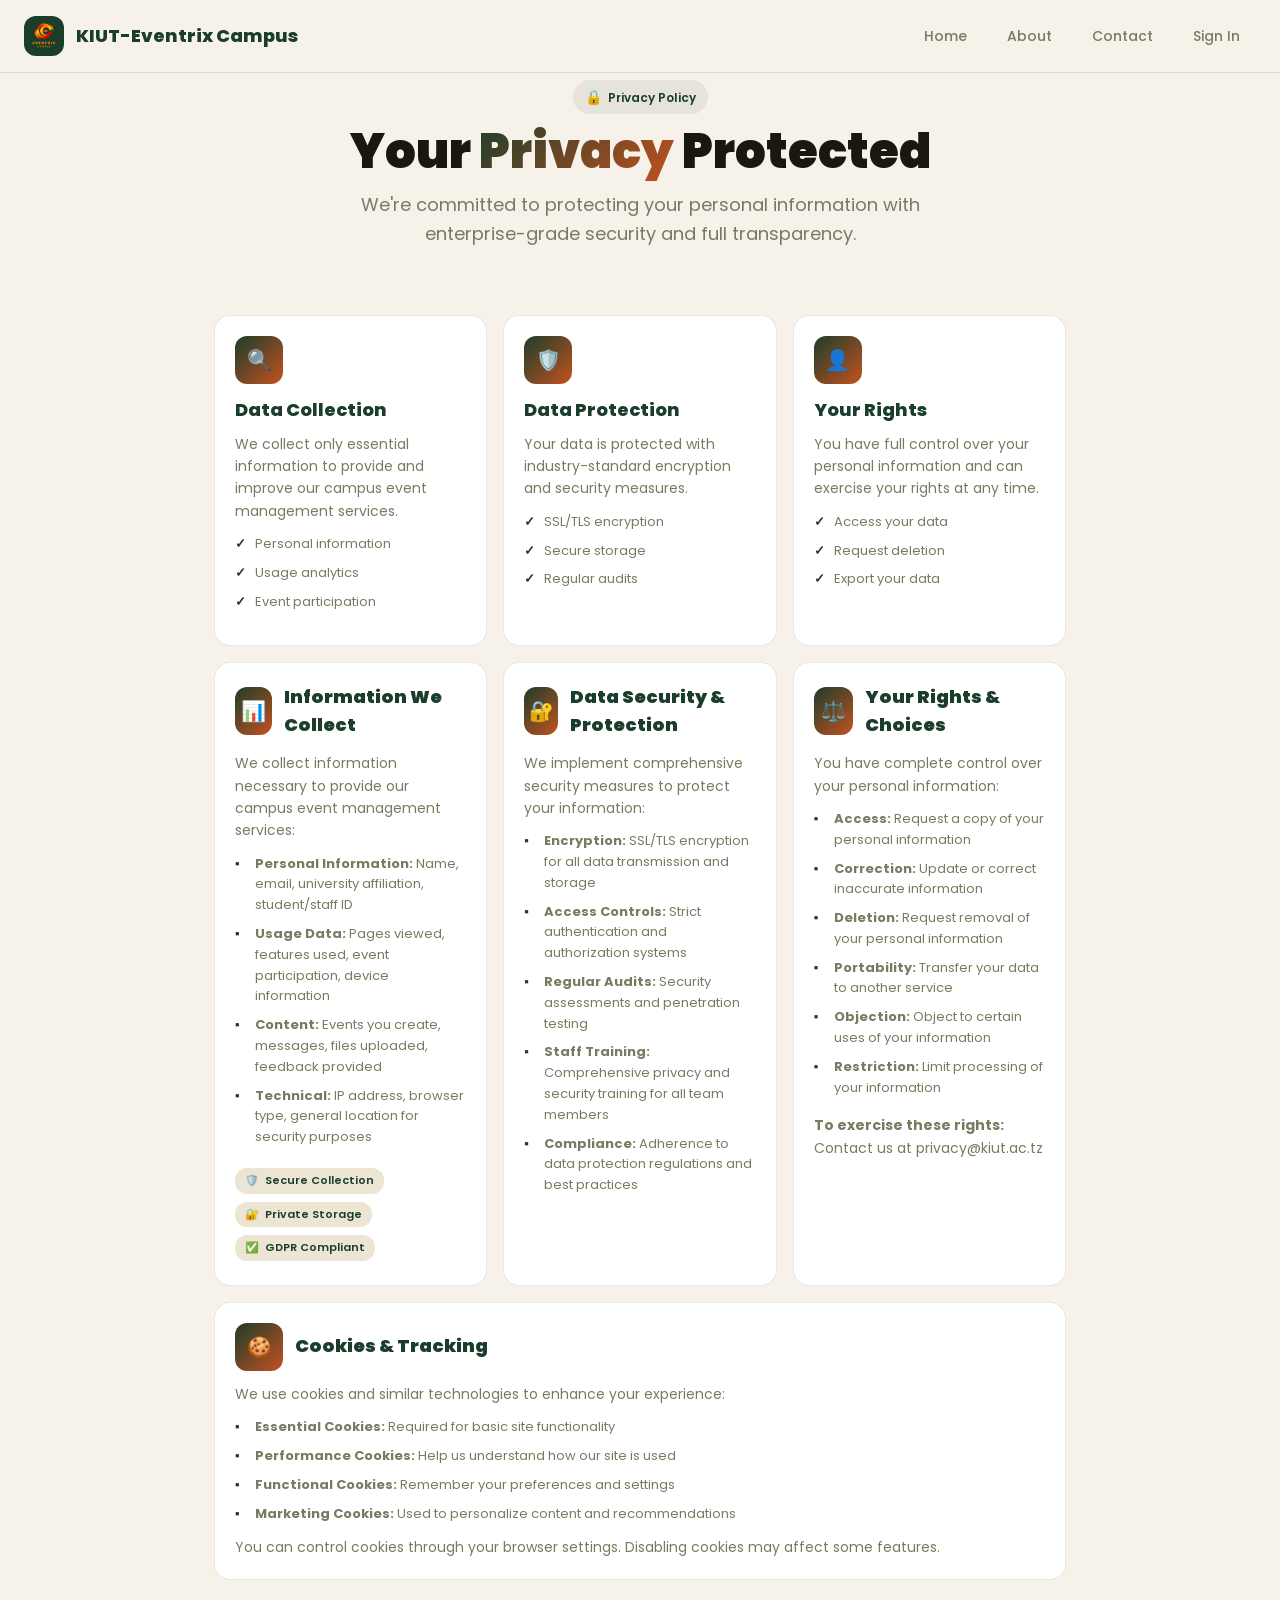
<file: pages/privacy.html>
<!DOCTYPE html>
<html lang="en">
<head>
<meta charset="UTF-8">
<meta name="viewport" content="width=device-width, initial-scale=1.0">
<title>Privacy — KIUT-Eventrix Campus</title>
<link rel="stylesheet" href="../assets/css/fonts.css">
<style>
:root{
  --cream:#f6f1e9;--cream2:#ede5d4;--cream3:#e3d9c6;--parch:#cfc3a8;
  --forest:#1b3d2b;--forest2:#24543a;--forest3:#30704c;--sage:#5c8f6e;--mint:#93c4a6;
  --terra:#c4521f;--terra2:#e06030;--amber:#cc9820;--amber2:#f0b830;
  --ink:#18180f;--ink2:#2a2a1a;--muted:#7a7a62;--muted2:#a0a088;
  --border:rgba(27,61,43,.11);--border2:rgba(27,61,43,.06);
  --sh:0 2px 16px rgba(27,61,43,.1);--sh-lg:0 12px 48px rgba(27,61,43,.16);
  --r:14px;--r2:20px;--r3:10px;
}

*{margin:0;padding:0;box-sizing:border-box}
html{scroll-behavior:smooth}
body{font-family:'Poppins', -apple-system, BlinkMacSystemFont, 'Segoe UI', sans-serif;font-size:18px;background:var(--cream);color:var(--ink);min-height:100vh;line-height:1.6}

/* NAVBAR */
.nav{position:fixed;top:0;left:0;right:0;z-index:200;padding:16px 24px;display:flex;align-items:center;gap:20px;background:rgba(246,241,233,.95);backdrop-filter:blur(20px);border-bottom:1px solid var(--border)}
.nav-logo{display:flex;align-items:center;gap:12px;font-size:18px;font-weight:800;color:var(--forest);text-decoration:none;flex:1}
.nav-logo-ic{width:40px;height:40px;background:var(--forest);border-radius:12px;display:grid;place-items:center;font-size:20px;color:var(--cream);overflow:hidden;flex-shrink:0}
.nav-logo-ic img{width:100%;height:100%;object-fit:cover;display:block}
.nav-links{display:flex;align-items:center;gap:8px}
.nav-link{padding:8px 16px;border-radius:10px;font-size:14px;font-weight:500;color:var(--muted);text-decoration:none;transition:all .2s}
.nav-link:hover{background:var(--cream2);color:var(--forest)}

/* HERO */
.hero{padding:80px 24px 30px;text-align:center;max-width:800px;margin:0 auto}
.hero-badge{display:inline-flex;align-items:center;gap:6px;background:rgba(27,61,43,.08);padding:6px 12px;border-radius:20px;margin-bottom:12px;font-size:12px;font-weight:600;color:var(--forest)}
.hero-badge::before{content:'🔒';font-size:14px}
.hero-title{font-size:clamp(32px,5vw,48px);font-weight:900;line-height:1.1;margin-bottom:12px}
.hero-title .gradient{background:linear-gradient(135deg,var(--forest),var(--terra));-webkit-background-clip:text;-webkit-text-fill-color:transparent;background-clip:text}
.hero-sub{font-size:18px;color:var(--muted);margin-bottom:16px;max-width:600px;margin-left:auto;margin-right:auto}

/* PRIVACY SECTIONS */
.privacy{padding:20px 24px;max-width:900px;margin:0 auto}
.privacy-grid{display:grid;grid-template-columns:repeat(3,1fr);gap:16px;margin-bottom:16px}
.privacy-card{background:#fff;border:1px solid var(--border);border-radius:16px;padding:20px;transition:all .3s;position:relative;overflow:hidden}
.privacy-card::before{content:'';position:absolute;top:0;left:0;right:0;height:3px;background:linear-gradient(90deg,var(--forest),var(--terra));transform:scaleX(0);transition:transform .3s;transform-origin:left}
.privacy-card:hover{transform:translateY(-4px);box-shadow:var(--sh-lg)}
.privacy-card:hover::before{transform:scaleX(1)}
.privacy-icon{width:48px;height:48px;border-radius:12px;background:linear-gradient(135deg,var(--forest),var(--terra));display:grid;place-items:center;font-size:20px;color:var(--cream);margin-bottom:12px}
.privacy-title{font-size:18px;font-weight:800;margin-bottom:8px;color:var(--forest)}
.privacy-text{font-size:14px;color:var(--muted);line-height:1.6}
.privacy-list{list-style:none;padding:0;margin:8px 0}
.privacy-list li{font-size:13px;color:var(--muted);padding:4px 0;padding-left:20px;position:relative}
.privacy-list li::before{content:'✓';position:absolute;left:0;color:var(--forest);font-weight:700}

/* DETAILED SECTIONS */
.detail-grid{display:grid;grid-template-columns:repeat(3,1fr);gap:16px;margin-bottom:16px}
.detail-section{background:#fff;border:1px solid var(--border);border-radius:16px;padding:20px;transition:all .3s}
.detail-section:hover{transform:translateY(-2px);box-shadow:var(--sh)}
.detail-header{display:flex;align-items:center;gap:12px;margin-bottom:12px}
.detail-icon{width:48px;height:48px;border-radius:12px;background:linear-gradient(135deg,var(--forest),var(--terra));display:grid;place-items:center;font-size:20px;color:var(--cream)}
.detail-title{font-size:18px;font-weight:900;color:var(--forest)}
.detail-content{font-size:14px;color:var(--muted);line-height:1.6}
.detail-content ul{list-style:none;padding:0;margin:8px 0}
.detail-content li{padding:4px 0;padding-left:20px;position:relative;font-size:13px}
.detail-content li::before{content:'▪';position:absolute;left:0;color:var(--forest)}

/* CONTACT */
.contact{background:linear-gradient(135deg,var(--forest),var(--terra));color:var(--cream);padding:32px;border-radius:16px;text-align:center;margin-top:32px}
.contact-title{font-size:20px;font-weight:900;margin-bottom:12px}
.contact-text{font-size:14px;opacity:.9;margin-bottom:16px}
.contact-link{display:inline-flex;align-items:center;gap:8px;color:var(--cream);text-decoration:none;font-weight:600;padding:8px 16px;border:2px solid rgba(255,255,255,.3);border-radius:10px;transition:all .2s}
.contact-link:hover{background:rgba(255,255,255,.1);border-color:rgba(255,255,255,.5)}

/* BADGES */
.badge{display:inline-flex;align-items:center;gap:6px;background:var(--cream2);color:var(--forest);padding:4px 10px;border-radius:12px;font-size:11px;font-weight:600;margin:4px 4px 4px 0}
.badge.secure::before{content:'🛡️'}
.badge.private::before{content:'🔐'}
.badge.compliant::before{content:'✅'}

/* RESPONSIVE */
@media(max-width:768px){
  .nav{padding:12px 16px}
  .hero{padding:80px 16px 40px}
  .privacy{padding:32px 16px}
  .privacy-grid{grid-template-columns:1fr;gap:16px}
  .detail-grid{grid-template-columns:1fr;gap:16px}
}
@media(max-width:1024px){
  .privacy-grid{grid-template-columns:repeat(2,1fr)}
  .detail-grid{grid-template-columns:1fr}
}
</style>
</head>
<body>

<!-- NAVBAR -->
<nav class="nav">
  <a href="index.html" class="nav-logo">
    <div class="nav-logo-ic"><img src="../assets/images/photos/campus.png" alt="Eventrix Campus logo"></div>
    KIUT-Eventrix Campus
  </a>
  <div class="nav-links">
    <a href="index.html" class="nav-link">Home</a>
    <a href="about.html" class="nav-link">About</a>
    <a href="contact.html" class="nav-link">Contact</a>
    <a href="signin.html" class="nav-link">Sign In</a>
  </div>
</nav>

<!-- HERO -->
<section class="hero">
  <div class="hero-badge">Privacy Policy</div>
  <h1 class="hero-title">Your <span class="gradient">Privacy</span> Protected</h1>
  <p class="hero-sub">We're committed to protecting your personal information with enterprise-grade security and full transparency.</p>
</section>

<!-- PRIVACY OVERVIEW -->
<section class="privacy">
  <div class="privacy-grid">
    <div class="privacy-card">
      <div class="privacy-icon">🔍</div>
      <h3 class="privacy-title">Data Collection</h3>
      <p class="privacy-text">We collect only essential information to provide and improve our campus event management services.</p>
      <ul class="privacy-list">
        <li>Personal information</li>
        <li>Usage analytics</li>
        <li>Event participation</li>
      </ul>
    </div>
    
    <div class="privacy-card">
      <div class="privacy-icon">🛡️</div>
      <h3 class="privacy-title">Data Protection</h3>
      <p class="privacy-text">Your data is protected with industry-standard encryption and security measures.</p>
      <ul class="privacy-list">
        <li>SSL/TLS encryption</li>
        <li>Secure storage</li>
        <li>Regular audits</li>
      </ul>
    </div>
    
    <div class="privacy-card">
      <div class="privacy-icon">👤</div>
      <h3 class="privacy-title">Your Rights</h3>
      <p class="privacy-text">You have full control over your personal information and can exercise your rights at any time.</p>
      <ul class="privacy-list">
        <li>Access your data</li>
        <li>Request deletion</li>
        <li>Export your data</li>
      </ul>
    </div>
  </div>

  <!-- DETAILED SECTIONS -->
  <div class="detail-grid">
    <div class="detail-section">
      <div class="detail-header">
        <div class="detail-icon">📊</div>
        <h2 class="detail-title">Information We Collect</h2>
      </div>
      <div class="detail-content">
        <p>We collect information necessary to provide our campus event management services:</p>
        <ul>
          <li><strong>Personal Information:</strong> Name, email, university affiliation, student/staff ID</li>
          <li><strong>Usage Data:</strong> Pages viewed, features used, event participation, device information</li>
          <li><strong>Content:</strong> Events you create, messages, files uploaded, feedback provided</li>
          <li><strong>Technical:</strong> IP address, browser type, general location for security purposes</li>
        </ul>
        <div style="margin-top:12px">
          <span class="badge secure">Secure Collection</span>
          <span class="badge private">Private Storage</span>
          <span class="badge compliant">GDPR Compliant</span>
        </div>
      </div>
    </div>

    <div class="detail-section">
      <div class="detail-header">
        <div class="detail-icon">🔐</div>
        <h2 class="detail-title">Data Security & Protection</h2>
      </div>
      <div class="detail-content">
        <p>We implement comprehensive security measures to protect your information:</p>
        <ul>
          <li><strong>Encryption:</strong> SSL/TLS encryption for all data transmission and storage</li>
          <li><strong>Access Controls:</strong> Strict authentication and authorization systems</li>
          <li><strong>Regular Audits:</strong> Security assessments and penetration testing</li>
          <li><strong>Staff Training:</strong> Comprehensive privacy and security training for all team members</li>
          <li><strong>Compliance:</strong> Adherence to data protection regulations and best practices</li>
        </ul>
      </div>
    </div>

    <div class="detail-section">
      <div class="detail-header">
        <div class="detail-icon">⚖️</div>
        <h2 class="detail-title">Your Rights & Choices</h2>
      </div>
      <div class="detail-content">
        <p>You have complete control over your personal information:</p>
        <ul>
          <li><strong>Access:</strong> Request a copy of your personal information</li>
          <li><strong>Correction:</strong> Update or correct inaccurate information</li>
          <li><strong>Deletion:</strong> Request removal of your personal information</li>
          <li><strong>Portability:</strong> Transfer your data to another service</li>
          <li><strong>Objection:</strong> Object to certain uses of your information</li>
          <li><strong>Restriction:</strong> Limit processing of your information</li>
        </ul>
        <p style="margin-top:12px"><strong>To exercise these rights:</strong> Contact us at privacy@kiut.ac.tz</p>
      </div>
    </div>
  </div>

  <div class="detail-section" style="margin-bottom:0">
    <div class="detail-header">
      <div class="detail-icon">🍪</div>
      <h2 class="detail-title">Cookies & Tracking</h2>
    </div>
    <div class="detail-content">
      <p>We use cookies and similar technologies to enhance your experience:</p>
      <ul>
        <li><strong>Essential Cookies:</strong> Required for basic site functionality</li>
        <li><strong>Performance Cookies:</strong> Help us understand how our site is used</li>
        <li><strong>Functional Cookies:</strong> Remember your preferences and settings</li>
        <li><strong>Marketing Cookies:</strong> Used to personalize content and recommendations</li>
      </ul>
      <p style="margin-top:8px">You can control cookies through your browser settings. Disabling cookies may affect some features.</p>
    </div>
  </div>

  </section>

<script>
// Add scroll effect to navbar
window.addEventListener('scroll', () => {
  const nav = document.querySelector('.nav');
  if(window.scrollY > 50) {
    nav.style.background = 'rgba(246,241,233,0.98)';
    nav.style.boxShadow = '0 2px 20px rgba(27,61,43,0.1)';
  } else {
    nav.style.background = 'rgba(246,241,233,0.95)';
    nav.style.boxShadow = 'none';
  }
});
</script>
</body>
</html>
</file>
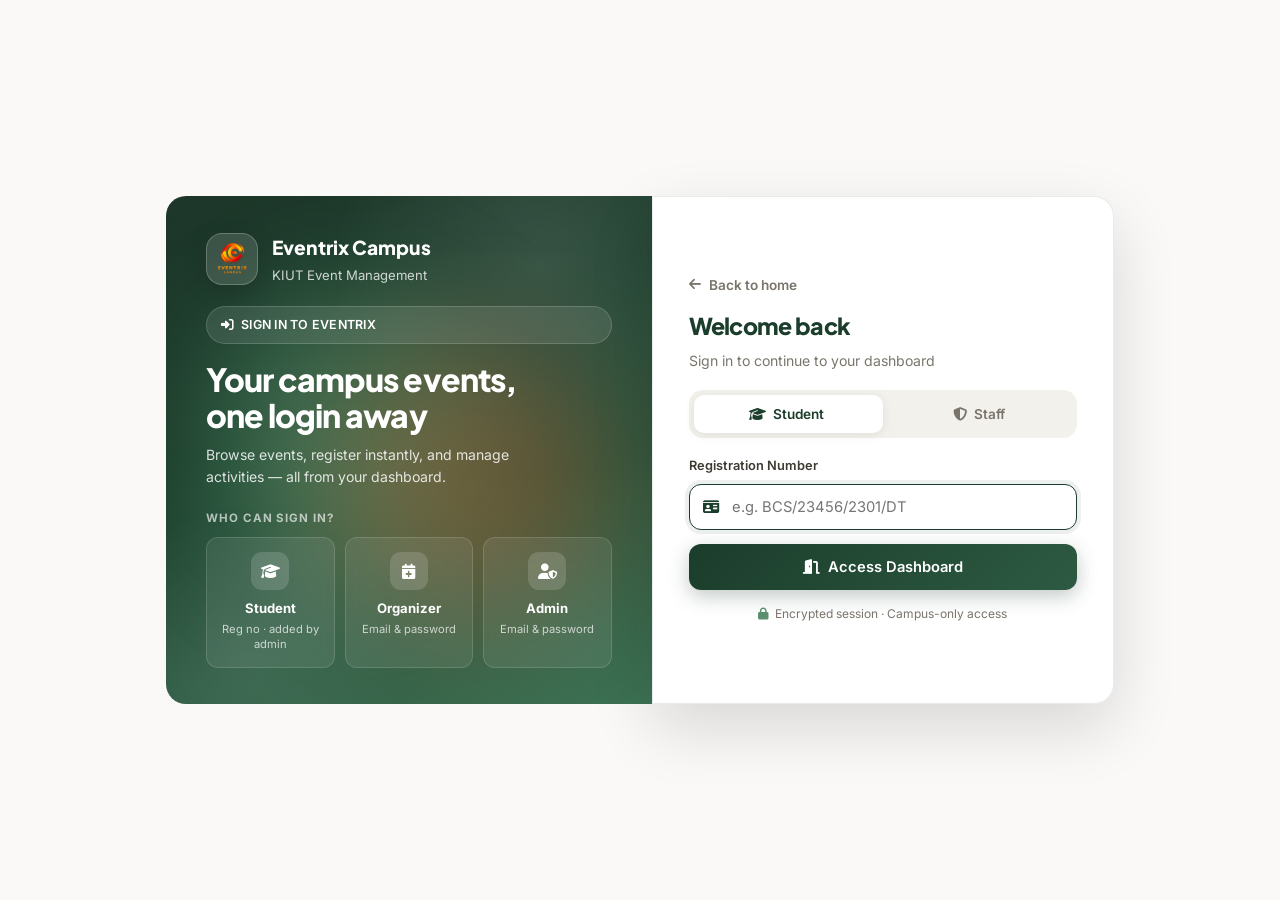
<file: pages/signin.html>
<!DOCTYPE html>
<html lang="en">
<head>
  <meta charset="UTF-8">
  <meta name="viewport" content="width=device-width, initial-scale=1.0">
  <title>Sign In — Eventrix Campus</title>
  <link rel="stylesheet" href="../assets/css/fonts.css">
  <link rel="stylesheet" href="../assets/vendor/fontawesome/css/all.min.css">
  <link rel="stylesheet" href="../assets/css/auth.css">
  <script src="../assets/js/student-reg.js"></script>
</head>
<body class="auth-signin">
  <div class="auth-shell">
    <aside class="auth-visual auth-visual-signin">
      <div class="auth-blob auth-blob-1"></div>
      <div class="auth-blob auth-blob-2"></div>
      <div class="auth-visual-inner">
        <div class="brand">
          <div class="brand-icon"><img src="../assets/images/photos/campus.png" alt="Eventrix Campus logo"></div>
          <div>
            <div class="brand-text">Eventrix Campus</div>
            <div class="brand-sub">KIUT Event Management</div>
          </div>
        </div>

        <div class="visual-badge"><i class="fa-solid fa-right-to-bracket"></i> Sign in to Eventrix</div>
        <h1 class="visual-title">Your campus events,<br>one login away</h1>
        <p class="visual-copy">Browse events, register instantly, and manage activities — all from your dashboard.</p>

        <p class="visual-section-label">Who can sign in?</p>
        <div class="visual-roles">
          <div class="vrole">
            <div class="vrole-icon"><i class="fa-solid fa-graduation-cap"></i></div>
            <div class="vrole-title">Student</div>
            <div class="vrole-desc">Reg no · added by admin</div>
          </div>
          <div class="vrole">
            <div class="vrole-icon"><i class="fa-solid fa-calendar-plus"></i></div>
            <div class="vrole-title">Organizer</div>
            <div class="vrole-desc">Email &amp; password</div>
          </div>
          <div class="vrole">
            <div class="vrole-icon"><i class="fa-solid fa-user-shield"></i></div>
            <div class="vrole-title">Admin</div>
            <div class="vrole-desc">Email &amp; password</div>
          </div>
        </div>
      </div>
    </aside>

    <main class="auth-panel-wrap">
      <div class="auth-mobile-top">
        <div class="auth-mobile-brand">
          <img src="../assets/images/photos/campus.png" alt="">
          Eventrix Campus
        </div>
        <button class="back-link" onclick="window.location.href='../index.html'" style="margin:0">
          <i class="fa-solid fa-arrow-left"></i> Home
        </button>
      </div>

      <div class="auth-card">
        <button class="back-link" onclick="window.location.href='../index.html'">
          <i class="fa-solid fa-arrow-left"></i> Back to home
        </button>

        <div class="card-head">
          <h2 class="card-title">Welcome back</h2>
          <p class="card-sub">Sign in to continue to your dashboard</p>
        </div>

        <div id="signinErrorContainer" class="alert alert-error">
          <i class="fa-solid fa-circle-exclamation"></i>
          <span id="signinErrorText"></span>
          <button type="button" class="alert-close" onclick="hideSigninError()">&times;</button>
        </div>
        <div id="signinSuccessContainer" class="alert alert-success">
          <i class="fa-solid fa-circle-check"></i>
          <span id="signinSuccessText"></span>
        </div>

        <div class="tabs-wrap">
          <div class="tabs" id="authTabs">
            <div class="tab-indicator"></div>
            <button type="button" class="tab active" id="tabStudent" onclick="switchTab('student')">
              <i class="fa-solid fa-graduation-cap"></i> Student
            </button>
            <button type="button" class="tab" id="tabStaff" onclick="switchTab('staff')">
              <i class="fa-solid fa-shield-halved"></i> Staff
            </button>
          </div>
        </div>

        <div id="panelStudent" class="panel active">
          <div class="field">
            <label for="studentRegNo">Registration Number</label>
            <div class="input-wrap">
              <i class="fa-solid fa-id-card field-icon"></i>
              <input type="text" id="studentRegNo" placeholder="e.g. BCS/23456/2301/DT" autocomplete="off"
                onkeydown="if(event.key==='Enter'){event.preventDefault();handleStudentAccess(event);}">
            </div>
          </div>
          <button type="button" class="btn-primary" id="studentAccessBtn" onclick="handleStudentAccess(event)">
            <i class="fa-solid fa-door-open"></i> Access Dashboard
          </button>
        </div>

        <div id="panelStaff" class="panel">
          <div class="role-pick">
            <button type="button" class="role-btn active" id="roleOrganizer" onclick="selectStaffRole('organizer')">
              <i class="fa-solid fa-calendar-plus"></i>
              Organizer
            </button>
            <button type="button" class="role-btn" id="roleAdmin" onclick="selectStaffRole('admin')">
              <i class="fa-solid fa-user-shield"></i>
              Admin
            </button>
          </div>
          <div class="admin-hint" id="adminHint">
            <i class="fa-solid fa-shield-halved"></i>
            <span>Enter your campus admin email and password to sign in.</span>
          </div>
          <form id="signinForm" onsubmit="handleSignIn(event); return false;">
            <div class="field">
              <label for="email">Email Address</label>
              <div class="input-wrap">
                <i class="fa-solid fa-envelope field-icon"></i>
                <input type="email" id="email" placeholder="organizer@campus.edu" required>
              </div>
            </div>
            <div class="field" id="passwordField">
              <label for="password">Password</label>
              <div class="input-wrap has-toggle">
                <i class="fa-solid fa-lock field-icon"></i>
                <input type="password" id="password" placeholder="Enter your password" required>
                <button type="button" class="toggle-pwd" onclick="togglePassword('password', this)" aria-label="Show password">
                  <i class="fa-solid fa-eye"></i>
                </button>
              </div>
            </div>
            <button type="submit" class="btn-primary" id="signinBtn">
              <i class="fa-solid fa-right-to-bracket"></i> Sign In
            </button>
          </form>
          <div class="signup-block" id="organizerSignupSection">
            <p>New event organizer?</p>
            <a href="signup.html" class="btn-outline"><i class="fa-solid fa-user-plus"></i> Register as Organizer</a>
            <p class="signup-note">Admin accounts are pre-configured and cannot be self-registered.</p>
          </div>
        </div>

        <div class="auth-footer-note">
          <i class="fa-solid fa-lock"></i> Encrypted session · Campus-only access
        </div>
      </div>
    </main>
  </div>

  <script>
    const API_BASE = window.location.protocol === 'file:'
      ? 'http://localhost/Eventrix/api/'
      : new URL('../api/', window.location.href).href;

    let selectedStaffRole = 'organizer';

    function togglePassword(inputId, btn) {
      const input = document.getElementById(inputId);
      const icon = btn.querySelector('i');
      const isHidden = input.type === 'password';
      input.type = isHidden ? 'text' : 'password';
      icon.className = isHidden ? 'fa-solid fa-eye-slash' : 'fa-solid fa-eye';
      btn.setAttribute('aria-label', isHidden ? 'Hide password' : 'Show password');
    }

    function updateStaffFormForRole(role) {
      const passwordInput = document.getElementById('password');
      const emailInput = document.getElementById('email');
      const isAdmin = role === 'admin';

      document.getElementById('adminHint').classList.toggle('show', isAdmin);
      document.getElementById('organizerSignupSection').style.display = isAdmin ? 'none' : 'block';

      if (passwordInput) {
        passwordInput.required = true;
        passwordInput.value = '';
        passwordInput.placeholder = 'Enter your password';
      }
      if (emailInput) {
        emailInput.value = '';
        emailInput.placeholder = isAdmin ? 'admin@campus.edu' : 'organizer@campus.edu';
      }
    }

    function switchTab(tab) {
      const isStudent = tab === 'student';
      document.getElementById('tabStudent').classList.toggle('active', isStudent);
      document.getElementById('tabStaff').classList.toggle('active', !isStudent);
      document.getElementById('panelStudent').classList.toggle('active', isStudent);
      document.getElementById('panelStaff').classList.toggle('active', !isStudent);
      document.getElementById('authTabs').classList.toggle('staff-active', !isStudent);
      hideSigninError();
      hideSigninSuccess();
      setTimeout(() => (isStudent ? document.getElementById('studentRegNo') : document.getElementById('email'))?.focus(), 50);
    }

    function selectStaffRole(role) {
      selectedStaffRole = role;
      document.getElementById('roleOrganizer').classList.toggle('active', role === 'organizer');
      document.getElementById('roleAdmin').classList.toggle('active', role === 'admin');
      updateStaffFormForRole(role);
      document.getElementById(role === 'admin' ? 'email' : 'password')?.focus();
    }

    async function handleStudentAccess(event) {
      if (event) event.preventDefault();

      const regInput = document.getElementById('studentRegNo');
      const regNo = regInput?.value.trim() || '';
      const btn = document.getElementById('studentAccessBtn');
      const originalText = btn.innerHTML;

      regInput?.classList.remove('input-error');

      if (!regNo) {
        regInput?.classList.add('input-error');
        showSigninError('Please enter your registration number');
        return false;
      }

      const regNoNormalized = regNo.replace(/\s+/g, '').toUpperCase();
      if (!window.StudentReg?.isValidRegNo(regNoNormalized)) {
        regInput?.classList.add('input-error');
        showSigninError('Invalid format. Use e.g. BCS/23456/2301/DT (course/number/year/DT)');
        return false;
      }

      btn.innerHTML = '<i class="fa-solid fa-spinner fa-spin"></i> Verifying...';
      btn.disabled = true;
      hideSigninError();

      try {
        const response = await fetch(`${API_BASE}auth.php?action=student_access`, {
          method: 'POST',
          headers: { 'Content-Type': 'application/json' },
          credentials: 'include',
          body: JSON.stringify({ reg_no: regNoNormalized })
        });
        const result = await response.json();

        if (result.success) {
          finishStudentLogin(result.data.user, result.data.token, regNoNormalized, result.data.notification);
          return false;
        }

        btn.innerHTML = originalText;
        btn.disabled = false;
        regInput?.classList.add('input-error');
        showSigninError(result.message || 'Registration number not found. Contact campus admin.');
        return false;
      } catch (error) {
        console.warn('Backend student access unavailable, checking local roster:', error);
        const users = JSON.parse(localStorage.getItem('users') || localStorage.getItem('kiut_users') || '[]');
        const student = users.find(u =>
          u.role === 'student' &&
          u.isActive !== false &&
          (u.idNumber === regNoNormalized || u.regNumber === regNoNormalized || u.reg_no === regNoNormalized)
        );

        btn.innerHTML = originalText;
        btn.disabled = false;

        if (!student) {
          regInput?.classList.add('input-error');
          showSigninError('Registration number not found. Students cannot self-register — ask campus admin to add you.');
          return false;
        }

        finishStudentLogin(student, 'demo-token-' + Date.now(), regNoNormalized);
        return false;
      }
    }

    function finishStudentLogin(sessionUser, token, regNoNormalized, backendNotification) {
      const btn = document.getElementById('studentAccessBtn');
      localStorage.setItem('currentUser', JSON.stringify(sessionUser));
      sessionStorage.setItem('currentUser', JSON.stringify(sessionUser));
      localStorage.setItem('authToken', token || 'session-' + Date.now());
      const keySource = sessionUser.email || sessionUser.id || 'student';
      sessionStorage.setItem(`studentRegVerified:${keySource}`, regNoNormalized);
      localStorage.setItem(`studentRegVerified:${keySource}`, regNoNormalized);

      const notification = backendNotification || {
        id: 'login-' + Date.now(),
        targetUserId: sessionUser.id,
        title: 'Welcome to Campus Events',
        message: 'Dashboard unlocked using registration number ' + regNoNormalized,
        type: 'success',
        actionType: 'login',
        read: false,
        timestamp: new Date().toISOString()
      };
      saveLocalNotification(notification, sessionUser.id);
      sessionStorage.setItem('flushNotifPopups', '1');

      btn.innerHTML = '<i class="fa-solid fa-check"></i> Dashboard Unlocked!';
      showSigninSuccess('Student access granted! Redirecting...');
      setTimeout(() => { window.location.href = 'app.html'; }, 900);
    }

    async function handleSignIn(event) {
      event.preventDefault();

      const email = document.getElementById('email').value.trim().toLowerCase();
      const password = document.getElementById('password').value;
      const btn = document.getElementById('signinBtn');
      const originalHtml = btn.innerHTML;

      if (!email || !password) {
        showSigninError('Please enter email and password');
        return false;
      }
      if (!isValidEmail(email)) {
        showSigninError('Please enter a valid email address');
        return false;
      }

      btn.innerHTML = '<i class="fa-solid fa-spinner fa-spin"></i> Signing in...';
      btn.disabled = true;
      hideSigninError();

      try {
        const response = await fetch(`${API_BASE}auth.php?action=login`, {
          method: 'POST',
          headers: { 'Content-Type': 'application/json' },
          credentials: 'include',
          body: JSON.stringify({ email, password, role: selectedStaffRole })
        });
        const result = await response.json();

        if (result.success) {
          const sessionUser = result.data.user;
          if (sessionUser.role === 'student') {
            btn.innerHTML = originalHtml;
            btn.disabled = false;
            showSigninError('Students must use registration number access only');
            switchTab('student');
            return false;
          }
          localStorage.setItem('currentUser', JSON.stringify(sessionUser));
          sessionStorage.setItem('currentUser', JSON.stringify(sessionUser));
          localStorage.setItem('authToken', result.data.token || 'session-' + Date.now());

          const notification = result.data.notification || {
            id: 'login-' + Date.now(),
            targetUserId: sessionUser.id,
            title: 'Login successful',
            message: 'Welcome back, ' + sessionUser.name + '.',
            type: 'success',
            actionType: 'login',
            read: false,
            timestamp: new Date().toISOString()
          };
          saveLocalNotification(notification, sessionUser.id);
          sessionStorage.setItem('flushNotifPopups', '1');

          btn.innerHTML = '<i class="fa-solid fa-check"></i> Login successful!';
          showSigninSuccess('Login successful. Redirecting to dashboard...');
          setTimeout(() => { window.location.href = 'app.html'; }, 900);
          return false;
        }

        btn.innerHTML = originalHtml;
        btn.disabled = false;
        showSigninError(result.message || 'Invalid credentials');
        return false;
      } catch (error) {
        btn.innerHTML = originalHtml;
        btn.disabled = false;
        showSigninError('Unable to reach backend. Please check the server and database.');
        console.warn('Backend login failed:', error);
        return false;
      }
    }

    function isValidEmail(email) {
      return /^[^\s@]+@[^\s@]+\.[^\s@]+$/.test(email);
    }

    function showSigninError(message) {
      hideSigninSuccess();
      const el = document.getElementById('signinErrorContainer');
      document.getElementById('signinErrorText').textContent = message;
      el.classList.add('show');
      setTimeout(hideSigninError, 5000);
    }

    function hideSigninError() {
      document.getElementById('signinErrorContainer').classList.remove('show');
    }

    function showSigninSuccess(message) {
      hideSigninError();
      const el = document.getElementById('signinSuccessContainer');
      document.getElementById('signinSuccessText').textContent = message;
      el.classList.add('show');
    }

    function hideSigninSuccess() {
      document.getElementById('signinSuccessContainer').classList.remove('show');
    }

    function saveLocalNotification(notification, targetUserId) {
      const list = JSON.parse(localStorage.getItem('notifications') || '[]');
      const localNotification = {
        id: notification.id || 'notif-' + Date.now(),
        target: targetUserId || notification.targetUserId || 'all',
        targetUserId: notification.targetUserId || targetUserId || null,
        targetRole: notification.targetRole || null,
        title: notification.title,
        message: notification.message,
        type: notification.type || 'info',
        read: false,
        timestamp: notification.timestamp || new Date().toISOString(),
        actionType: notification.actionType || 'manual'
      };
      list.unshift(localNotification);
      localStorage.setItem('notifications', JSON.stringify(list));
    }

    document.addEventListener('DOMContentLoaded', () => {
      const params = new URLSearchParams(window.location.search);
      const token = localStorage.getItem('authToken');
      const user = localStorage.getItem('currentUser');
      if (token && user && params.get('registered') !== '1') {
        window.location.href = 'app.html';
        return;
      }

      if (params.get('tab') === 'staff') {
        switchTab('staff');
        if (params.get('role') === 'admin') selectStaffRole('admin');
      } else {
        switchTab('student');
      }
      selectStaffRole(selectedStaffRole);

      if (params.get('registered') === '1' || sessionStorage.getItem('signupSuccess') === '1') {
        sessionStorage.removeItem('signupSuccess');
        const pendingApproval = params.get('pending') === '1' || sessionStorage.getItem('organizerPending') === '1';
        sessionStorage.removeItem('organizerPending');
        if (pendingApproval) {
          showSigninSuccess('Organizer account submitted! Wait for admin approval before signing in.');
        } else {
          showSigninSuccess('Organizer account created! Sign in with your email and password.');
        }
        const pendingEmail = sessionStorage.getItem('pendingSigninEmail');
        if (pendingEmail) {
          document.getElementById('email').value = pendingEmail;
          sessionStorage.removeItem('pendingSigninEmail');
        }
      }
    });
  </script>
</body>
</html>
</file>
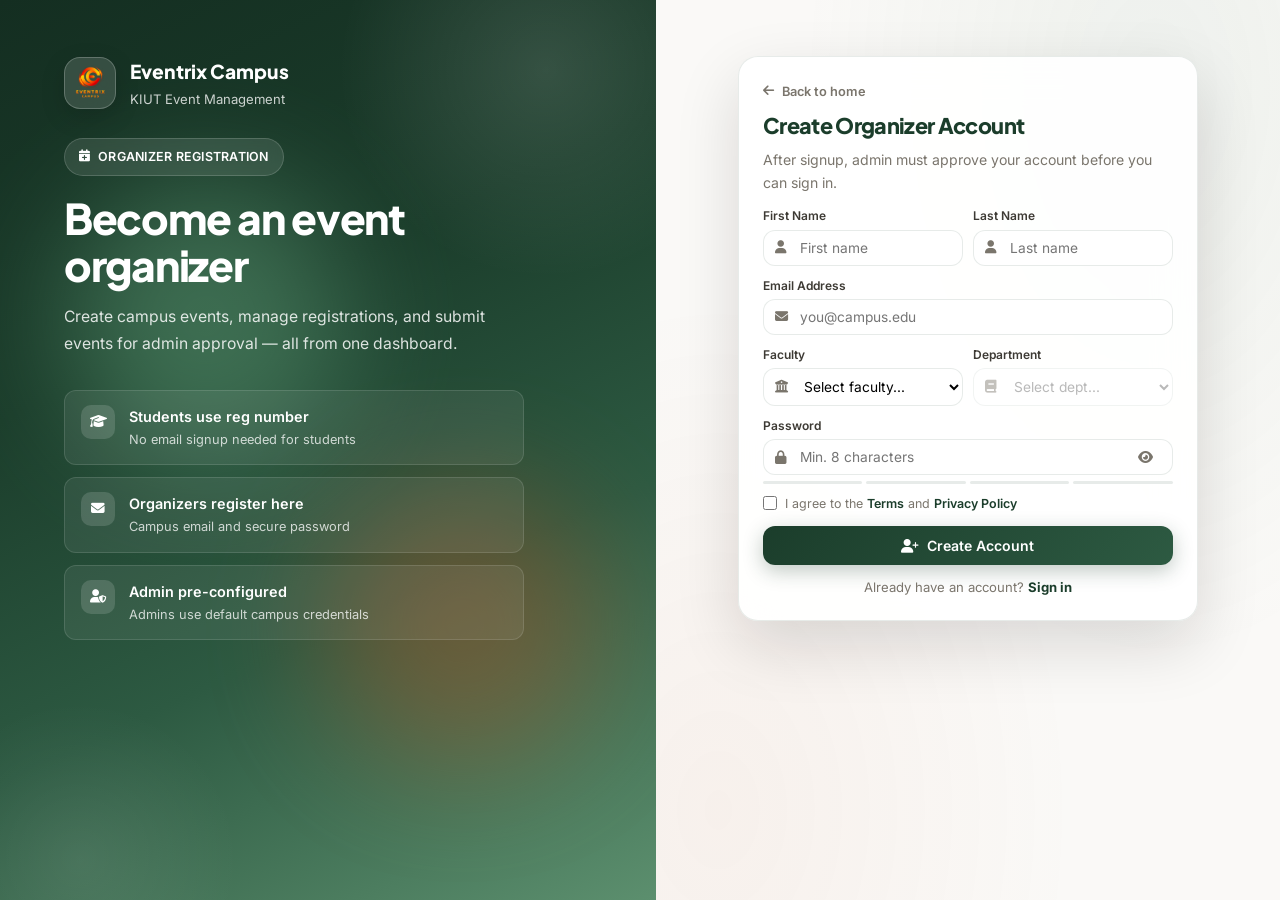
<file: pages/signup.html>
<!DOCTYPE html>
<html lang="en">
<head>
  <meta charset="UTF-8">
  <meta name="viewport" content="width=device-width, initial-scale=1.0">
  <title>Register Organizer — Eventrix Campus</title>
  <link rel="stylesheet" href="../assets/css/fonts.css">
  <link rel="stylesheet" href="../assets/vendor/fontawesome/css/all.min.css">
  <link rel="stylesheet" href="../assets/css/auth.css">
</head>
<body class="auth-signup">
  <div class="auth-shell">
    <aside class="auth-visual">
      <div class="auth-blob auth-blob-1"></div>
      <div class="auth-blob auth-blob-2"></div>
      <div class="auth-visual-inner">
        <div class="brand">
          <div class="brand-icon"><img src="../assets/images/photos/campus.png" alt="Eventrix Campus logo"></div>
          <div>
            <div class="brand-text">Eventrix Campus</div>
            <div class="brand-sub">KIUT Event Management</div>
          </div>
        </div>
        <div class="visual-badge"><i class="fa-solid fa-calendar-plus"></i> Organizer registration</div>
        <h1 class="visual-title">Become an event organizer</h1>
        <p class="visual-copy">Create campus events, manage registrations, and submit events for admin approval — all from one dashboard.</p>
        <div class="feats">
          <div class="feat">
            <div class="feat-icon"><i class="fa-solid fa-graduation-cap"></i></div>
            <div>
              <div class="feat-title">Students use reg number</div>
              <div class="feat-desc">No email signup needed for students</div>
            </div>
          </div>
          <div class="feat">
            <div class="feat-icon"><i class="fa-solid fa-envelope"></i></div>
            <div>
              <div class="feat-title">Organizers register here</div>
              <div class="feat-desc">Campus email and secure password</div>
            </div>
          </div>
          <div class="feat">
            <div class="feat-icon"><i class="fa-solid fa-user-shield"></i></div>
            <div>
              <div class="feat-title">Admin pre-configured</div>
              <div class="feat-desc">Admins use default campus credentials</div>
            </div>
          </div>
        </div>
      </div>
    </aside>

    <main class="auth-panel-wrap">
      <div class="auth-mobile-top">
        <div class="auth-mobile-brand">
          <img src="../assets/images/photos/campus.png" alt="">
          Eventrix Campus
        </div>
        <button class="back-link" onclick="window.location.href='../index.html'" style="margin:0">
          <i class="fa-solid fa-arrow-left"></i> Home
        </button>
      </div>

      <div class="auth-card">
        <button class="back-link" onclick="window.location.href='../index.html'">
          <i class="fa-solid fa-arrow-left"></i> Back to home
        </button>

        <div class="card-head">
          <h2 class="card-title">Create Organizer Account</h2>
          <p class="card-sub" style="font-size:0.88rem;color:var(--muted);margin-top:6px;">After signup, admin must approve your account before you can sign in.</p>
        </div>

        <div id="signupErrorContainer" class="alert alert-error">
          <i class="fa-solid fa-circle-exclamation"></i>
          <span id="signupErrorText"></span>
          <button type="button" class="alert-close" onclick="hideSignupError()">&times;</button>
        </div>
        <div id="signupSuccessContainer" class="alert alert-success">
          <i class="fa-solid fa-circle-check"></i>
          <span id="signupSuccessText"></span>
        </div>

        <form id="signupForm" class="signup-form-compact">
          <div class="frow">
            <div class="field">
              <label for="firstName">First Name</label>
              <div class="input-wrap">
                <i class="fa-solid fa-user field-icon"></i>
                <input type="text" id="firstName" placeholder="First name" required>
              </div>
            </div>
            <div class="field">
              <label for="lastName">Last Name</label>
              <div class="input-wrap">
                <i class="fa-solid fa-user field-icon"></i>
                <input type="text" id="lastName" placeholder="Last name" required>
              </div>
            </div>
          </div>

          <div class="field">
            <label for="email">Email Address</label>
            <div class="input-wrap">
              <i class="fa-solid fa-envelope field-icon"></i>
              <input type="email" id="email" placeholder="you@campus.edu" required>
            </div>
          </div>

          <div class="frow">
            <div class="field">
              <label for="faculty">Faculty</label>
              <div class="input-wrap">
                <i class="fa-solid fa-building-columns field-icon"></i>
                <select id="faculty" onchange="handleFacultyChange(this.value)" required>
                  <option value="">Select faculty...</option>
                  <option value="Computing, Management and Social Sciences">Computing &amp; Social Sciences</option>
                  <option value="Allied Health Sciences">Allied Health Sciences</option>
                  <option value="Education and Legal Studies">Education &amp; Legal Studies</option>
                  <option value="Medicine and Pharmaceutical Sciences">Medicine &amp; Pharmacy</option>
                </select>
              </div>
            </div>
            <div class="field">
              <label for="department">Department</label>
              <div class="input-wrap">
                <i class="fa-solid fa-book field-icon"></i>
                <select id="department" disabled required>
                  <option value="">Select dept...</option>
                </select>
              </div>
            </div>
          </div>

          <div class="field">
            <label for="password">Password</label>
            <div class="input-wrap has-toggle">
              <i class="fa-solid fa-lock field-icon"></i>
              <input type="password" id="password" placeholder="Min. 8 characters" oninput="pwdStrength(this.value)" required>
              <button type="button" class="toggle-pwd" onclick="togglePassword('password', this)" aria-label="Show password">
                <i class="fa-solid fa-eye"></i>
              </button>
            </div>
            <div class="pwd-strength">
              <div class="pwd-segments">
                <div class="pwd-seg" id="seg1"></div>
                <div class="pwd-seg" id="seg2"></div>
                <div class="pwd-seg" id="seg3"></div>
                <div class="pwd-seg" id="seg4"></div>
              </div>
              <div class="pwd-label" id="slbl"></div>
            </div>
          </div>

          <div class="fcheck">
            <input type="checkbox" id="terms" required>
            <label for="terms">I agree to the <a href="terms.html">Terms</a> and <a href="privacy.html">Privacy Policy</a></label>
          </div>

          <button class="btn-primary" type="submit" id="signupBtn">
            <i class="fa-solid fa-user-plus"></i> Create Account
          </button>
        </form>

        <div class="auth-switch auth-switch-compact">
          Already have an account? <a href="signin.html">Sign in</a>
        </div>
      </div>
    </main>
  </div>

  <script>
    const API_BASE = window.location.protocol === 'file:'
      ? 'http://localhost/Eventrix/api/'
      : new URL('../api/', window.location.href).href;

    const departments = {
      'Computing, Management and Social Sciences': ['Computer Science', 'Information Technology', 'Business Administration', 'Economics', 'Psychology'],
      'Allied Health Sciences': ['Nursing', 'Medical Laboratory', 'Pharmacy', 'Physiotherapy', 'Public Health'],
      'Education and Legal Studies': ['Education', 'Law', 'Early Childhood', 'Special Education', 'Legal Studies'],
      'Medicine and Pharmaceutical Sciences': ['Medicine', 'Surgery', 'Pharmacy', 'Dentistry', 'Biomedical Sciences']
    };

    function togglePassword(inputId, btn) {
      const input = document.getElementById(inputId);
      const icon = btn.querySelector('i');
      const isHidden = input.type === 'password';
      input.type = isHidden ? 'text' : 'password';
      icon.className = isHidden ? 'fa-solid fa-eye-slash' : 'fa-solid fa-eye';
      btn.setAttribute('aria-label', isHidden ? 'Hide password' : 'Show password');
    }

    function handleFacultyChange(faculty) {
      const deptSelect = document.getElementById('department');
      deptSelect.innerHTML = '<option value="">Select department...</option>';
      if (faculty && departments[faculty]) {
        deptSelect.disabled = false;
        departments[faculty].forEach(dept => {
          const option = document.createElement('option');
          option.value = dept;
          option.textContent = dept;
          deptSelect.appendChild(option);
        });
      } else {
        deptSelect.disabled = true;
      }
    }

    function pwdStrength(password) {
      const segs = [document.getElementById('seg1'), document.getElementById('seg2'), document.getElementById('seg3'), document.getElementById('seg4')];
      const slbl = document.getElementById('slbl');
      let score = 0;
      if (password.length >= 8) score++;
      if (/[a-z]/.test(password)) score++;
      if (/[A-Z]/.test(password)) score++;
      if (/[0-9]/.test(password)) score++;

      const levels = ['', 'weak', 'fair', 'good', 'strong'];
      const labels = ['', 'Weak password', 'Fair password', 'Good password', 'Strong password'];
      const level = levels[score] || '';

      segs.forEach((seg, i) => {
        seg.className = 'pwd-seg' + (i < score ? ' on ' + level : '');
      });
      slbl.textContent = password ? (labels[score] || '') : '';
    }

    function isValidEmail(email) {
      return /^[^\s@]+@[^\s@]+\.[^\s@]+$/.test(email);
    }

    function showSignupError(message) {
      hideSignupSuccess();
      const el = document.getElementById('signupErrorContainer');
      document.getElementById('signupErrorText').textContent = message;
      el.classList.add('show');
      setTimeout(hideSignupError, 5000);
    }

    function hideSignupError() {
      document.getElementById('signupErrorContainer').classList.remove('show');
    }

    function showSignupSuccess(message) {
      hideSignupError();
      const el = document.getElementById('signupSuccessContainer');
      document.getElementById('signupSuccessText').textContent = message;
      el.classList.add('show');
    }

    function hideSignupSuccess() {
      const el = document.getElementById('signupSuccessContainer');
      if (el) el.classList.remove('show');
    }

    function extractBackendError(result, response) {
      if (result && typeof result === 'object') {
        return result.message || result.error || `HTTP ${response?.status || 'error'}`;
      }
      return `HTTP ${response?.status || 'error'}`;
    }

    document.getElementById('signupForm').addEventListener('submit', async function(e) {
      e.preventDefault();

      const firstName = document.getElementById('firstName').value.trim();
      const lastName = document.getElementById('lastName').value.trim();
      const email = document.getElementById('email').value.trim();
      const faculty = document.getElementById('faculty').value;
      const department = document.getElementById('department').value;
      const password = document.getElementById('password').value;
      const terms = document.getElementById('terms').checked;
      const btn = document.getElementById('signupBtn');
      const originalHtml = btn.innerHTML;

      if (!firstName || !lastName || !email || !faculty || !department || !password) {
        showSignupError('Please fill all fields');
        return;
      }
      if (!isValidEmail(email)) {
        showSignupError('Please enter a valid email address');
        return;
      }
      if (password.length < 8) {
        showSignupError('Password must be at least 8 characters');
        return;
      }
      if (!terms) {
        showSignupError('Please agree to the Terms and Privacy Policy');
        return;
      }

      btn.innerHTML = '<i class="fa-solid fa-spinner fa-spin"></i> Creating account...';
      btn.disabled = true;

      try {
        const response = await fetch(`${API_BASE}auth.php?action=register`, {
          method: 'POST',
          headers: { 'Content-Type': 'application/json' },
          credentials: 'include',
          body: JSON.stringify({
            name: firstName + ' ' + lastName,
            email,
            password,
            role: 'organizer',
            department,
            faculty
          })
        });
        const result = await response.json();

        if (!response.ok || !result.success) {
          btn.innerHTML = originalHtml;
          btn.disabled = false;
          showSignupError(extractBackendError(result, response));
          return;
        }

        sessionStorage.removeItem('currentUser');
        localStorage.removeItem('currentUser');
        localStorage.removeItem('authToken');
        sessionStorage.setItem('pendingSigninEmail', email);
        sessionStorage.setItem('signupSuccess', '1');
        sessionStorage.setItem('organizerPending', '1');

        btn.innerHTML = '<i class="fa-solid fa-check"></i> Account submitted!';
        showSignupSuccess('Registration submitted! Wait for admin approval before signing in.');

        setTimeout(() => {
          window.location.href = 'signin.html?tab=staff&registered=1&pending=1';
        }, 1500);
      } catch (error) {
        btn.innerHTML = originalHtml;
        btn.disabled = false;
        showSignupError('Unable to reach backend. Please check the server and database.');
        console.warn('Signup backend error:', error);
      }
    });
  </script>
</body>
</html>
</file>
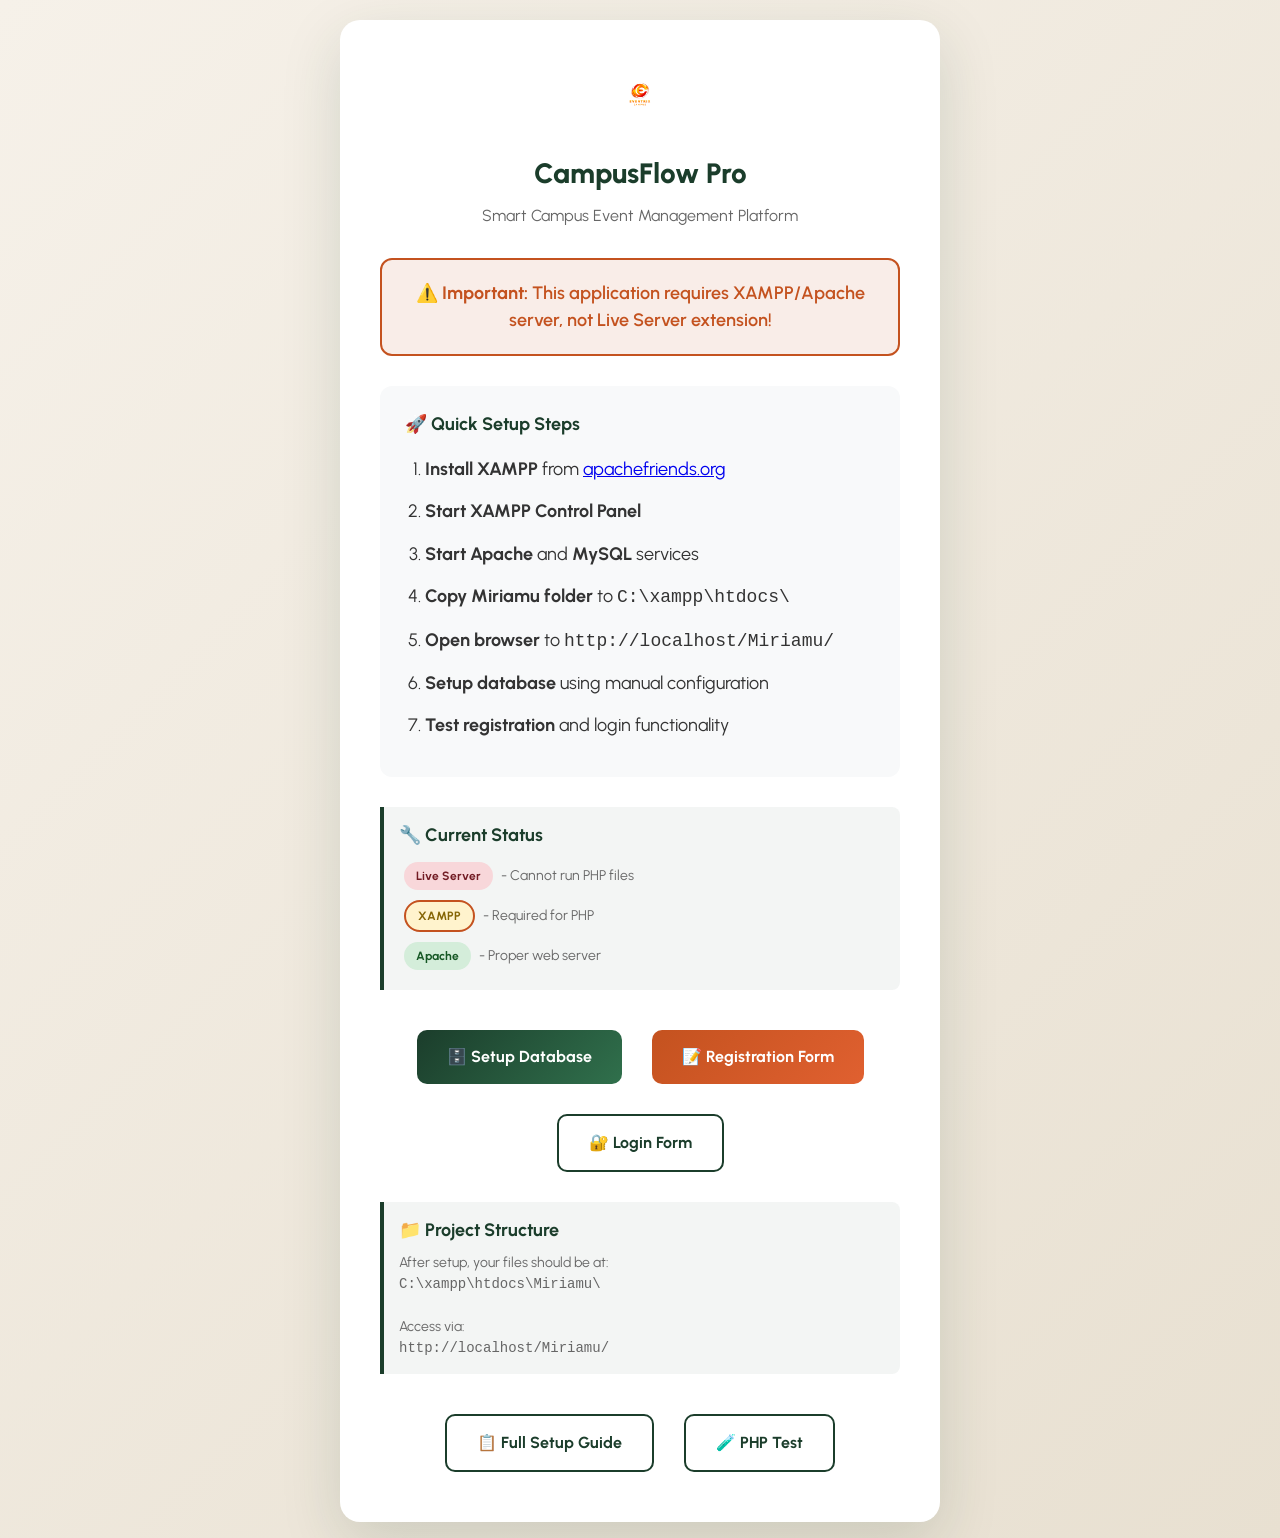
<file: pages/start.html>
<!DOCTYPE html>
<html lang="en">
<head>
    <meta charset="UTF-8">
    <meta name="viewport" content="width=device-width, initial-scale=1.0">
    <title>CampusFlow Pro - Start Here</title>
    <link rel="stylesheet" href="../assets/css/fonts.css">
    <style>
        :root {
            --forest: #1b3d2b;
            --sage: #30704c;
            --cream: #f6f1e9;
            --terra: #c4521f;
            --amber: #cc9820;
            
            /* FONT SIZES - Enhanced for better readability */
            --font-xs:12px;--font-sm:14px;--font-base:18px;--font-lg:20px;--font-xl:24px;
            --font-2xl:28px;--font-3xl:32px;--font-4xl:36px;--font-5xl:42px;--font-6xl:48px;
            
            /* TEXT SIZES - Enhanced readability */
            --text-xs:12px;--text-sm:14px;--text-base:18px;--text-lg:20px;--text-xl:22px;
            --text-2xl:24px;--text-3xl:28px;--text-4xl:32px;--text-5xl:36px;
            
            /* LINE HEIGHTS - Better spacing */
            --leading-none:1;--leading-tight:1.25;--leading-snug:1.375;
            --leading-normal:1.5;--leading-relaxed:1.625;--leading-loose:2;
        }
        
        * {
            margin: 0;
            padding: 0;
            box-sizing: border-box;
        }
        
        body {
            font-family: 'Urbanist', sans-serif;
            background: linear-gradient(135deg, var(--cream) 0%, #e8e0d1 100%);
            min-height: 100vh;
            display: flex;
            align-items: center;
            justify-content: center;
            padding: 20px;
            font-size: var(--text-base);
            line-height: var(--leading-normal);
        }
        
        .container {
            background: white;
            border-radius: 20px;
            box-shadow: 0 20px 60px rgba(27,61,43,0.15);
            padding: 40px;
            max-width: 600px;
            width: 100%;
            text-align: center;
        }
        
        .logo {
            font-size: 48px;
            margin-bottom: 20px;
            display: block;
        }
        
        h1 {
            color: var(--forest);
            font-size: 28px;
            font-weight: 900;
            margin-bottom: 10px;
        }
        
        .subtitle {
            color: #666;
            font-size: 16px;
            margin-bottom: 30px;
        }
        
        .warning {
            background: rgba(196, 82, 31, 0.1);
            border: 2px solid var(--terra);
            border-radius: 12px;
            padding: 20px;
            margin-bottom: 30px;
            color: var(--terra);
            font-weight: 600;
        }
        
        .steps {
            text-align: left;
            background: #f8f9fa;
            border-radius: 12px;
            padding: 25px;
            margin-bottom: 30px;
        }
        
        .steps h3 {
            color: var(--forest);
            margin-bottom: 15px;
            font-size: 18px;
        }
        
        .steps ol {
            color: #333;
            line-height: 1.8;
            margin-left: 20px;
        }
        
        .steps li {
            margin-bottom: 10px;
        }
        
        .button {
            display: inline-block;
            background: linear-gradient(135deg, var(--forest), var(--sage));
            color: white;
            padding: 15px 30px;
            border-radius: 10px;
            text-decoration: none;
            font-weight: 700;
            font-size: 16px;
            margin: 10px;
            transition: all 0.3s ease;
            border: none;
            cursor: pointer;
        }
        
        .button:hover {
            transform: translateY(-2px);
            box-shadow: 0 10px 25px rgba(27,61,43,0.2);
        }
        
        .button.secondary {
            background: linear-gradient(135deg, var(--terra), #e06030);
        }
        
        .button.outline {
            background: transparent;
            border: 2px solid var(--forest);
            color: var(--forest);
        }
        
        .button.outline:hover {
            background: var(--forest);
            color: white;
        }
        
        .buttons {
            display: flex;
            flex-wrap: wrap;
            justify-content: center;
            gap: 10px;
            margin-top: 30px;
        }
        
        .info-box {
            background: rgba(27, 61, 43, 0.05);
            border-left: 4px solid var(--forest);
            padding: 15px;
            margin: 20px 0;
            text-align: left;
            border-radius: 0 8px 8px 0;
        }
        
        .info-box h4 {
            color: var(--forest);
            margin-bottom: 8px;
        }
        
        .info-box p {
            color: #666;
            font-size: 14px;
            line-height: 1.5;
        }
        
        .status {
            display: inline-block;
            padding: 5px 12px;
            border-radius: 20px;
            font-size: 12px;
            font-weight: 700;
            margin: 5px;
        }
        
        .status.success {
            background: #d4edda;
            color: #155724;
        }
        
        .status.warning {
            background: #fff3cd;
            color: #856404;
        }
        
        .status.error {
            background: #f8d7da;
            color: #721c24;
        }
    </style>
</head>
<body>
    <div class="container">
        <div class="logo"><img src="../assets/images/photos/campus.png" alt="Eventrix Campus logo" style="width:36px;height:36px;border-radius:10px;object-fit:cover;"></div>
        <h1>CampusFlow Pro</h1>
        <p class="subtitle">Smart Campus Event Management Platform</p>
        
        <div class="warning">
            ⚠️ <strong>Important:</strong> This application requires XAMPP/Apache server, not Live Server extension!
        </div>
        
        <div class="steps">
            <h3>🚀 Quick Setup Steps</h3>
            <ol>
                <li><strong>Install XAMPP</strong> from <a href="https://www.apachefriends.org" target="_blank">apachefriends.org</a></li>
                <li><strong>Start XAMPP Control Panel</strong></li>
                <li><strong>Start Apache</strong> and <strong>MySQL</strong> services</li>
                <li><strong>Copy Miriamu folder</strong> to <code>C:\xampp\htdocs\</code></li>
                <li><strong>Open browser</strong> to <code>http://localhost/Miriamu/</code></li>
                <li><strong>Setup database</strong> using manual configuration</li>
                <li><strong>Test registration</strong> and login functionality</li>
            </ol>
        </div>
        
        <div class="info-box">
            <h4>🔧 Current Status</h4>
            <p>
                <span class="status error">Live Server</span> - Cannot run PHP files<br>
                <span class="status warning">XAMPP</span> - Required for PHP<br>
                <span class="status success">Apache</span> - Proper web server
            </p>
        </div>
        
        <div class="buttons">
            <a href="#" class="button" onclick="alert('PHP functionality has been removed. Please use manual setup.')">
                🗄️ Setup Database
            </a>
            <a href="#" class="button secondary" onclick="alert('PHP functionality has been removed. Please use manual registration.')">
                📝 Registration Form
            </a>
            <a href="#" class="button outline" onclick="alert('PHP functionality has been removed. Please use manual login.')">
                🔐 Login Form
            </a>
        </div>
        
        <div class="info-box">
            <h4>📁 Project Structure</h4>
            <p>
                After setup, your files should be at:<br>
                <code>C:\xampp\htdocs\Miriamu\</code><br><br>
                Access via:<br>
                <code>http://localhost/Miriamu/</code>
            </p>
        </div>
        
        <div class="buttons">
            <a href="README-XAMPP-SETUP.md" class="button outline">
                📋 Full Setup Guide
            </a>
            <a href="#" class="button outline" onclick="alert('PHP functionality has been removed.')">
                🧪 PHP Test
            </a>
        </div>
    </div>
    
    <script>
        // Check if running on localhost
        if (window.location.hostname === 'localhost' || window.location.hostname === '127.0.0.1') {
            document.querySelector('.warning').style.display = 'none';
        }
        
        // Auto-redirect if on proper server
        setTimeout(() => {
            if (window.location.hostname !== 'localhost' && window.location.hostname !== '127.0.0.1') {
                if (confirm('This needs XAMPP Apache server. Open setup guide?')) {
                    window.location.href = 'README-XAMPP-SETUP.md';
                }
            }
        }, 2000);
    </script>
</body>
</html>
</file>
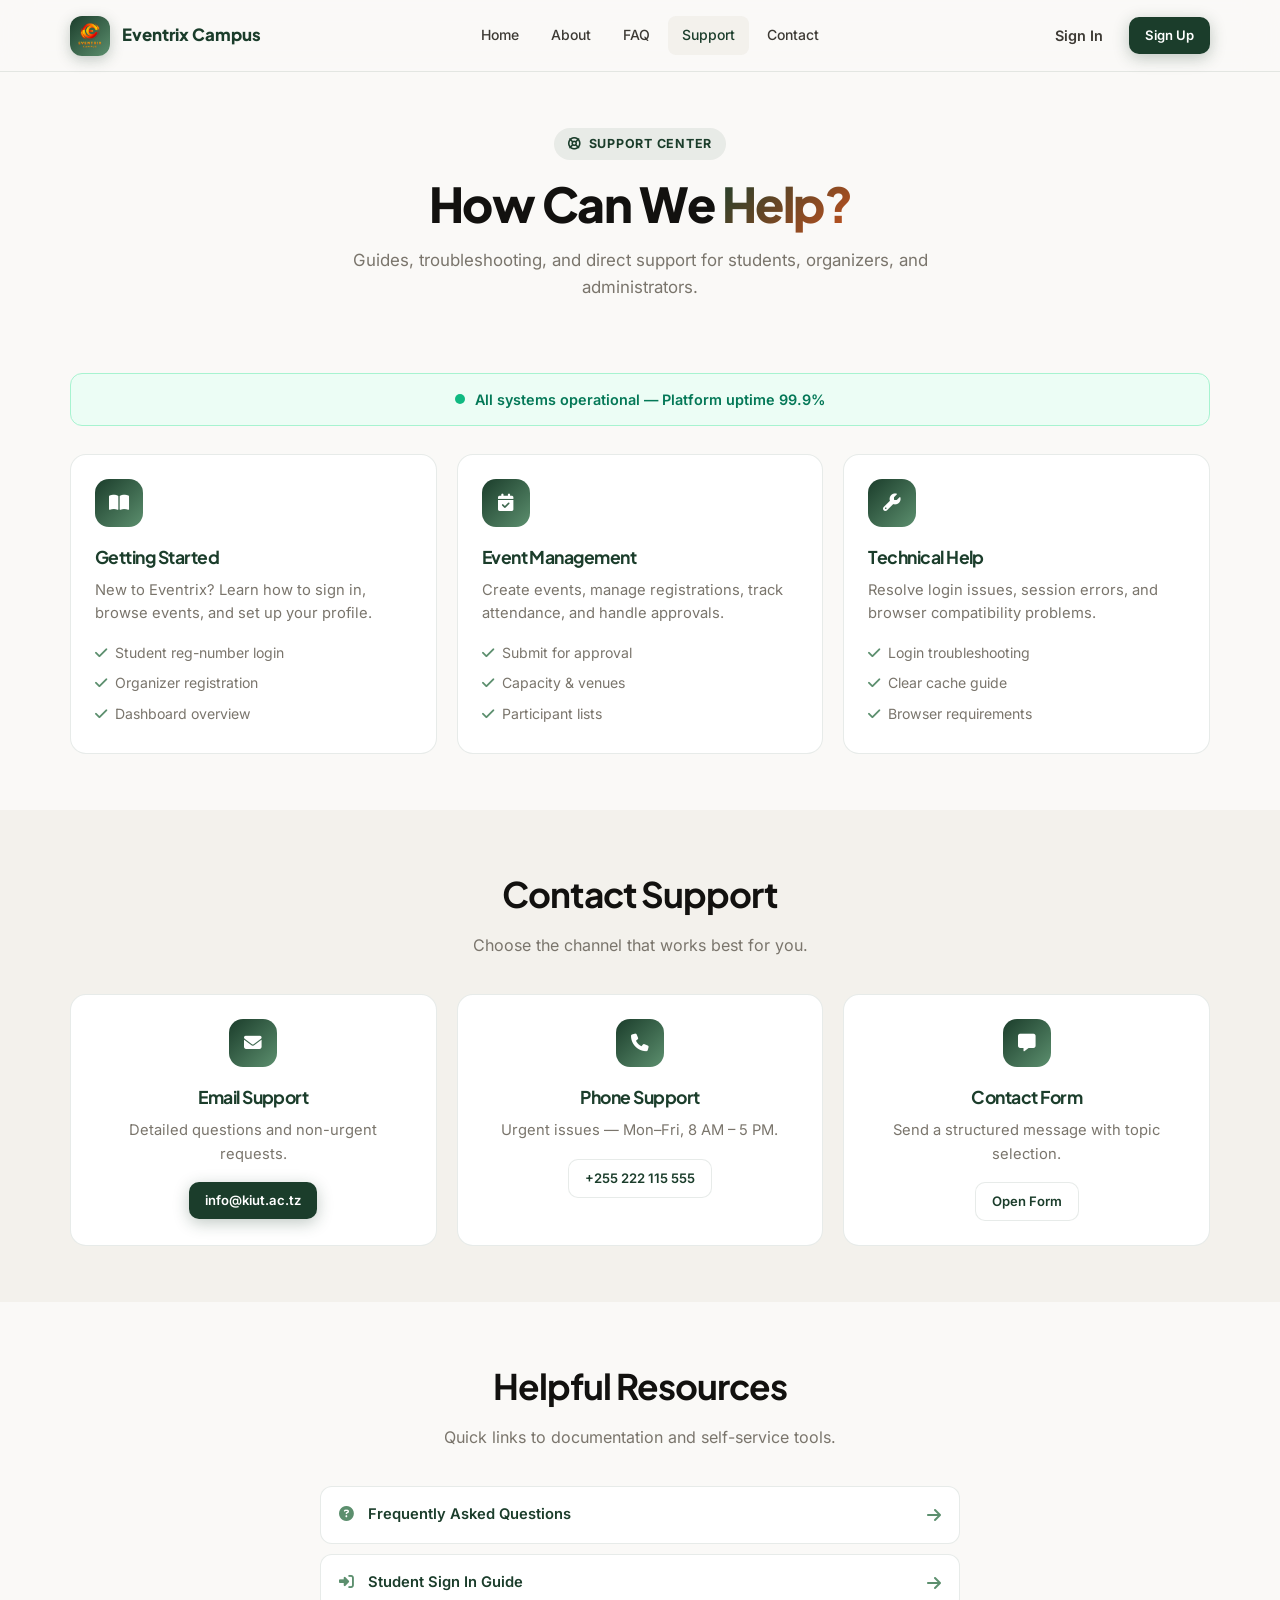
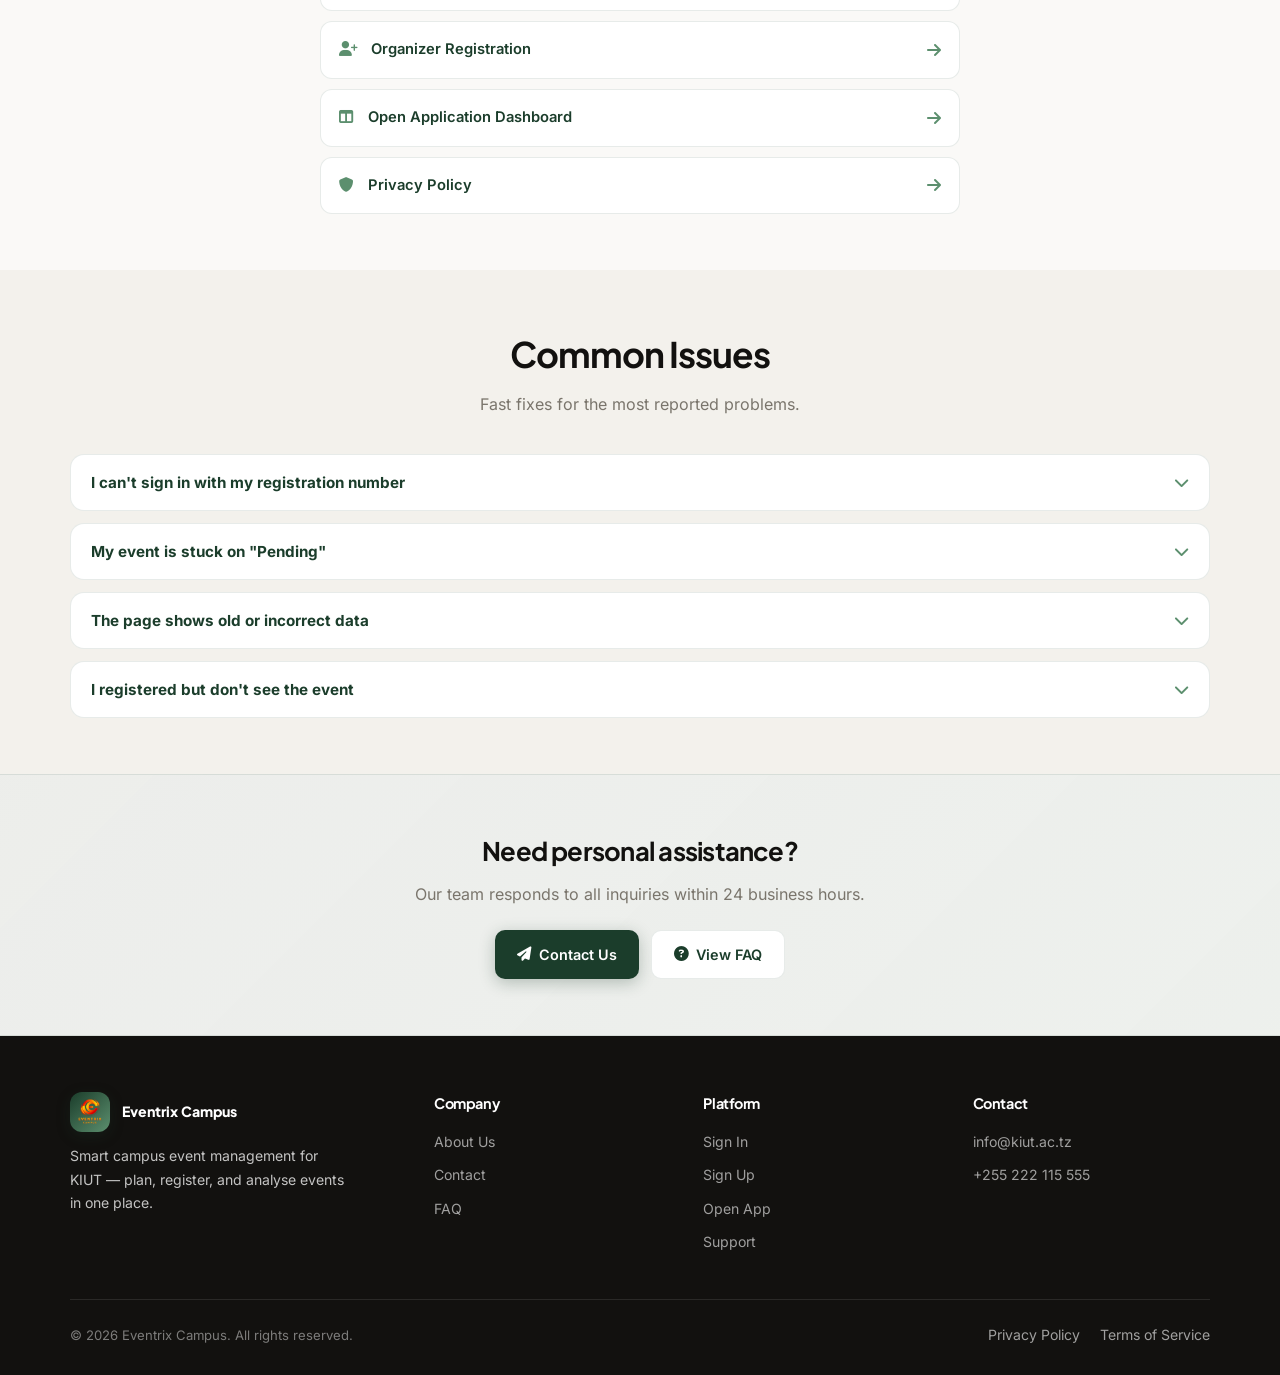
<file: pages/support.html>
<!DOCTYPE html>
<html lang="en">
<head>
<meta charset="UTF-8">
<meta name="viewport" content="width=device-width, initial-scale=1.0">
<title>Support — Eventrix Campus</title>
<meta name="description" content="Eventrix Campus support center — guides, troubleshooting, and contact options for KIUT users.">
<link rel="stylesheet" href="../assets/css/fonts.css">
<link rel="stylesheet" href="../assets/vendor/fontawesome/css/all.min.css">
<link rel="stylesheet" href="site-pages.css">
</head>
<body data-page="support">

<header class="sp-nav" id="spNav">
  <div class="sp-container sp-nav-inner">
    <a href="index.html" class="sp-brand">
      <div class="sp-brand-icon"><img src="../assets/images/photos/campus.png" alt="Eventrix Campus logo"></div>
      Eventrix Campus
    </a>
    <nav class="sp-nav-links">
      <a href="index.html" class="sp-nav-link" data-nav="home">Home</a>
      <a href="about.html" class="sp-nav-link" data-nav="about">About</a>
      <a href="faq.html" class="sp-nav-link" data-nav="faq">FAQ</a>
      <a href="support.html" class="sp-nav-link" data-nav="support">Support</a>
      <a href="contact.html" class="sp-nav-link" data-nav="contact">Contact</a>
    </nav>
    <div class="sp-nav-actions">
      <a href="signin.html" class="sp-btn sp-btn-ghost">Sign In</a>
      <a href="signup.html" class="sp-btn sp-btn-primary sp-btn-sm">Sign Up</a>
    </div>
    <button class="sp-menu-toggle" id="spMenuToggle" aria-label="Open menu"><i class="fa-solid fa-bars"></i></button>
  </div>
</header>

<div class="sp-mobile-menu" id="spMobileMenu">
  <a href="index.html">Home</a>
  <a href="about.html">About</a>
  <a href="faq.html">FAQ</a>
  <a href="support.html">Support</a>
  <a href="contact.html">Contact</a>
  <a href="signin.html" class="sp-btn sp-btn-secondary">Sign In</a>
  <a href="signup.html" class="sp-btn sp-btn-primary">Sign Up</a>
</div>

<section class="sp-page-hero">
  <div class="sp-container reveal">
    <div class="sp-eyebrow"><i class="fa-solid fa-life-ring"></i> Support Center</div>
    <h1 class="sp-page-title">How Can We <span class="accent">Help?</span></h1>
    <p class="sp-page-sub">Guides, troubleshooting, and direct support for students, organizers, and administrators.</p>
  </div>
</section>

<section class="sp-section" style="padding-top:0">
  <div class="sp-container">
    <div class="sp-status-bar reveal">
      <span class="sp-status-dot"></span>
      All systems operational — Platform uptime 99.9%
    </div>

    <div class="sp-grid sp-grid-3 reveal">
      <div class="sp-card">
        <div class="sp-card-icon"><i class="fa-solid fa-book-open"></i></div>
        <h3>Getting Started</h3>
        <p>New to Eventrix? Learn how to sign in, browse events, and set up your profile.</p>
        <ul style="list-style:none;margin-top:12px;font-size:0.88rem;color:var(--muted)">
          <li style="padding:4px 0"><i class="fa-solid fa-check" style="color:var(--sage);margin-right:8px"></i>Student reg-number login</li>
          <li style="padding:4px 0"><i class="fa-solid fa-check" style="color:var(--sage);margin-right:8px"></i>Organizer registration</li>
          <li style="padding:4px 0"><i class="fa-solid fa-check" style="color:var(--sage);margin-right:8px"></i>Dashboard overview</li>
        </ul>
      </div>
      <div class="sp-card">
        <div class="sp-card-icon"><i class="fa-solid fa-calendar-check"></i></div>
        <h3>Event Management</h3>
        <p>Create events, manage registrations, track attendance, and handle approvals.</p>
        <ul style="list-style:none;margin-top:12px;font-size:0.88rem;color:var(--muted)">
          <li style="padding:4px 0"><i class="fa-solid fa-check" style="color:var(--sage);margin-right:8px"></i>Submit for approval</li>
          <li style="padding:4px 0"><i class="fa-solid fa-check" style="color:var(--sage);margin-right:8px"></i>Capacity &amp; venues</li>
          <li style="padding:4px 0"><i class="fa-solid fa-check" style="color:var(--sage);margin-right:8px"></i>Participant lists</li>
        </ul>
      </div>
      <div class="sp-card">
        <div class="sp-card-icon"><i class="fa-solid fa-wrench"></i></div>
        <h3>Technical Help</h3>
        <p>Resolve login issues, session errors, and browser compatibility problems.</p>
        <ul style="list-style:none;margin-top:12px;font-size:0.88rem;color:var(--muted)">
          <li style="padding:4px 0"><i class="fa-solid fa-check" style="color:var(--sage);margin-right:8px"></i>Login troubleshooting</li>
          <li style="padding:4px 0"><i class="fa-solid fa-check" style="color:var(--sage);margin-right:8px"></i>Clear cache guide</li>
          <li style="padding:4px 0"><i class="fa-solid fa-check" style="color:var(--sage);margin-right:8px"></i>Browser requirements</li>
        </ul>
      </div>
    </div>
  </div>
</section>

<section class="sp-section sp-section-alt">
  <div class="sp-container">
    <div class="sp-section-head reveal">
      <h2>Contact Support</h2>
      <p>Choose the channel that works best for you.</p>
    </div>
    <div class="sp-grid sp-grid-3 reveal">
      <div class="sp-card" style="text-align:center">
        <div class="sp-card-icon" style="margin:0 auto 16px"><i class="fa-solid fa-envelope"></i></div>
        <h3>Email Support</h3>
        <p style="margin-bottom:16px">Detailed questions and non-urgent requests.</p>
        <a href="mailto:info@kiut.ac.tz" class="sp-btn sp-btn-primary sp-btn-sm">info@kiut.ac.tz</a>
      </div>
      <div class="sp-card" style="text-align:center">
        <div class="sp-card-icon" style="margin:0 auto 16px"><i class="fa-solid fa-phone"></i></div>
        <h3>Phone Support</h3>
        <p style="margin-bottom:16px">Urgent issues — Mon–Fri, 8 AM – 5 PM.</p>
        <a href="tel:+255222115555" class="sp-btn sp-btn-secondary sp-btn-sm">+255 222 115 555</a>
      </div>
      <div class="sp-card" style="text-align:center">
        <div class="sp-card-icon" style="margin:0 auto 16px"><i class="fa-solid fa-message"></i></div>
        <h3>Contact Form</h3>
        <p style="margin-bottom:16px">Send a structured message with topic selection.</p>
        <a href="contact.html" class="sp-btn sp-btn-secondary sp-btn-sm">Open Form</a>
      </div>
    </div>
  </div>
</section>

<section class="sp-section">
  <div class="sp-container">
    <div class="sp-section-head reveal">
      <h2>Helpful Resources</h2>
      <p>Quick links to documentation and self-service tools.</p>
    </div>
    <div style="display:grid;gap:10px;max-width:640px;margin:0 auto" class="reveal">
      <a href="faq.html" class="sp-resource-link"><span><i class="fa-solid fa-circle-question" style="margin-right:10px;color:var(--sage)"></i> Frequently Asked Questions</span><i class="fa-solid fa-arrow-right"></i></a>
      <a href="signin.html" class="sp-resource-link"><span><i class="fa-solid fa-right-to-bracket" style="margin-right:10px;color:var(--sage)"></i> Student Sign In Guide</span><i class="fa-solid fa-arrow-right"></i></a>
      <a href="signup.html" class="sp-resource-link"><span><i class="fa-solid fa-user-plus" style="margin-right:10px;color:var(--sage)"></i> Organizer Registration</span><i class="fa-solid fa-arrow-right"></i></a>
      <a href="app.html" class="sp-resource-link"><span><i class="fa-solid fa-table-columns" style="margin-right:10px;color:var(--sage)"></i> Open Application Dashboard</span><i class="fa-solid fa-arrow-right"></i></a>
      <a href="privacy.html" class="sp-resource-link"><span><i class="fa-solid fa-shield" style="margin-right:10px;color:var(--sage)"></i> Privacy Policy</span><i class="fa-solid fa-arrow-right"></i></a>
    </div>
  </div>
</section>

<section class="sp-section sp-section-alt">
  <div class="sp-container">
    <div class="sp-section-head reveal">
      <h2>Common Issues</h2>
      <p>Fast fixes for the most reported problems.</p>
    </div>
    <div class="sp-accordion reveal" id="supportFaq">
      <div class="sp-accordion-item">
        <button class="sp-accordion-q" type="button">I can't sign in with my registration number<i class="fa-solid fa-chevron-down"></i></button>
        <div class="sp-accordion-a"><p>Ensure your reg number matches the format stored in the system (e.g. KIUT/2024/1001). Remove extra spaces and use uppercase. Contact your faculty office if your number is not yet in the database.</p></div>
      </div>
      <div class="sp-accordion-item">
        <button class="sp-accordion-q" type="button">My event is stuck on "Pending"<i class="fa-solid fa-chevron-down"></i></button>
        <div class="sp-accordion-a"><p>All organizer events require admin approval. Check the Approvals page as an admin, or wait for the campus administrator to review your submission. You'll receive a notification when approved or rejected.</p></div>
      </div>
      <div class="sp-accordion-item">
        <button class="sp-accordion-q" type="button">The page shows old or incorrect data<i class="fa-solid fa-chevron-down"></i></button>
        <div class="sp-accordion-a"><p>Click the Refresh button on the relevant page, or hard-refresh your browser (Ctrl+Shift+R). Ensure WAMP/Apache and MySQL are running if using the local installation.</p></div>
      </div>
      <div class="sp-accordion-item">
        <button class="sp-accordion-q" type="button">I registered but don't see the event<i class="fa-solid fa-chevron-down"></i></button>
        <div class="sp-accordion-a"><p>Check My Registrations in the app dashboard. If the event is missing, the registration may not have completed — try registering again while signed in.</p></div>
      </div>
    </div>
  </div>
</section>

<section class="sp-cta">
  <div class="sp-container reveal">
    <h2>Need personal assistance?</h2>
    <p>Our team responds to all inquiries within 24 business hours.</p>
    <div class="sp-cta-btns">
      <a href="contact.html" class="sp-btn sp-btn-primary"><i class="fa-solid fa-paper-plane"></i> Contact Us</a>
      <a href="faq.html" class="sp-btn sp-btn-secondary"><i class="fa-solid fa-circle-question"></i> View FAQ</a>
    </div>
  </div>
</section>

<footer class="sp-footer">
  <div class="sp-container">
    <div class="sp-footer-grid">
      <div class="sp-footer-brand">
        <a href="index.html" class="sp-brand" style="color:#fff">
          <div class="sp-brand-icon"><img src="../assets/images/photos/campus.png" alt="Eventrix Campus logo"></div>
          Eventrix Campus
        </a>
        <p>Smart campus event management for KIUT — plan, register, and analyse events in one place.</p>
      </div>
      <div>
        <h4>Company</h4>
        <ul>
          <li><a href="about.html">About Us</a></li>
          <li><a href="contact.html">Contact</a></li>
          <li><a href="faq.html">FAQ</a></li>
        </ul>
      </div>
      <div>
        <h4>Platform</h4>
        <ul>
          <li><a href="signin.html">Sign In</a></li>
          <li><a href="signup.html">Sign Up</a></li>
          <li><a href="app.html">Open App</a></li>
          <li><a href="support.html">Support</a></li>
        </ul>
      </div>
      <div>
        <h4>Contact</h4>
        <ul>
          <li><a href="mailto:info@kiut.ac.tz">info@kiut.ac.tz</a></li>
          <li><a href="tel:+255222115555">+255 222 115 555</a></li>
        </ul>
      </div>
    </div>
    <div class="sp-footer-bottom">
      <span>&copy; 2026 Eventrix Campus. All rights reserved.</span>
      <div class="sp-footer-legal">
        <a href="privacy.html">Privacy Policy</a>
        <a href="terms.html">Terms of Service</a>
      </div>
    </div>
  </div>
</footer>

<script src="site-pages.js"></script>
<script>
document.getElementById('supportFaq')?.addEventListener('click', e => {
  const btn = e.target.closest('.sp-accordion-q');
  if (!btn) return;
  const item = btn.closest('.sp-accordion-item');
  const wasOpen = item.classList.contains('open');
  document.querySelectorAll('#supportFaq .sp-accordion-item.open').forEach(el => el.classList.remove('open'));
  if (!wasOpen) item.classList.add('open');
});
</script>
</body>
</html>
</file>
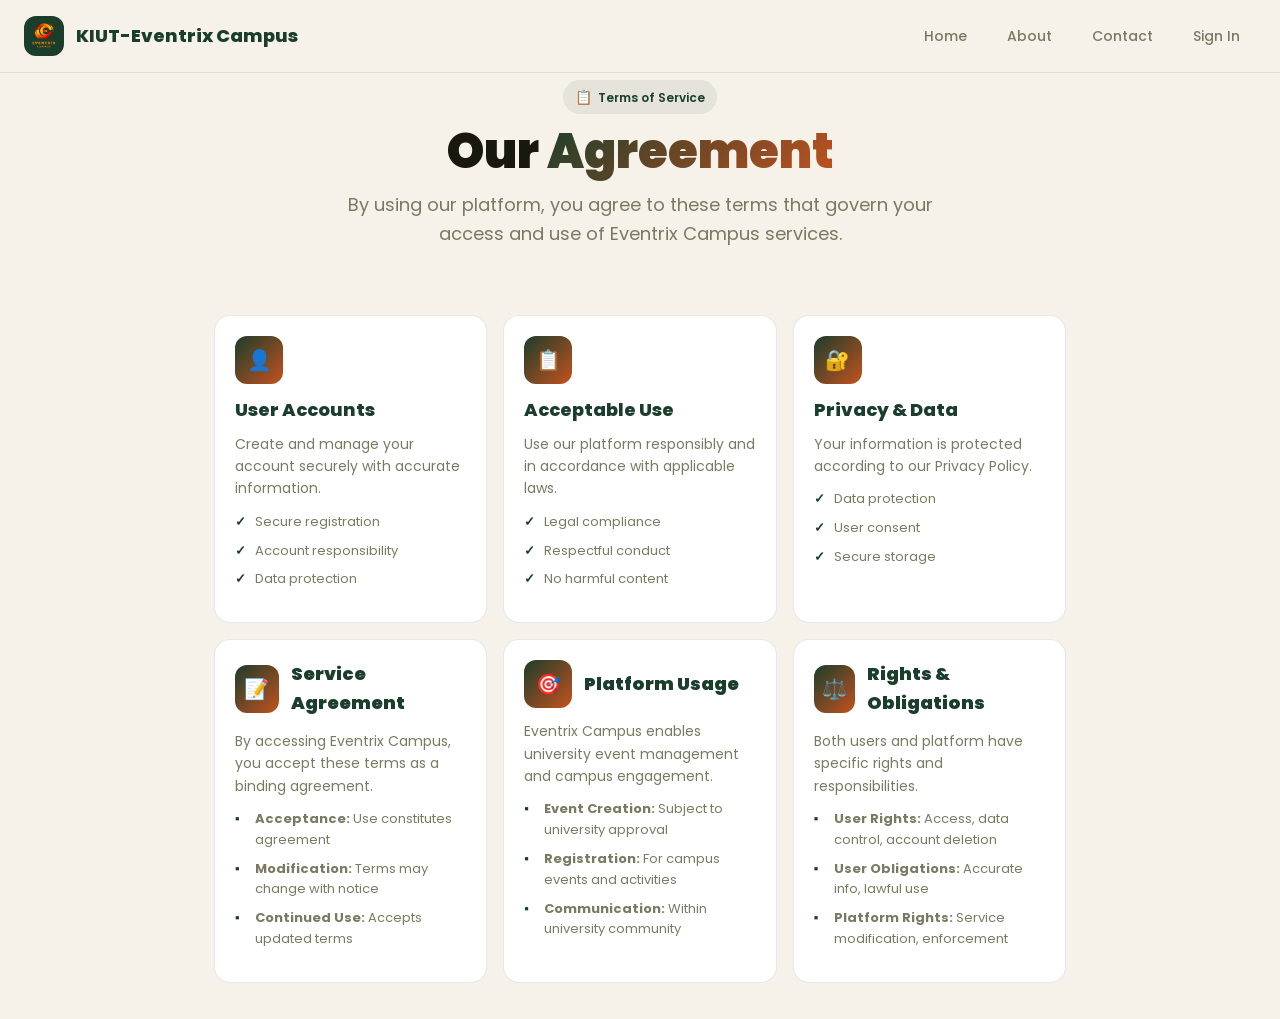
<file: pages/terms.html>
<!DOCTYPE html>
<html lang="en">
<head>
<meta charset="UTF-8">
<meta name="viewport" content="width=device-width, initial-scale=1.0">
<title>Terms — KIUT-Eventrix Campus</title>
<link rel="stylesheet" href="../assets/css/fonts.css">
<style>
:root{
  --cream:#f6f1e9;--cream2:#ede5d4;--cream3:#e3d9c6;--parch:#cfc3a8;
  --forest:#1b3d2b;--forest2:#24543a;--forest3:#30704c;--sage:#5c8f6e;--mint:#93c4a6;
  --terra:#c4521f;--terra2:#e06030;--amber:#cc9820;--amber2:#f0b830;
  --ink:#18180f;--ink2:#2a2a1a;--muted:#7a7a62;--muted2:#a0a088;
  --border:rgba(27,61,43,.11);--border2:rgba(27,61,43,.06);
  --sh:0 2px 16px rgba(27,61,43,.1);--sh-lg:0 12px 48px rgba(27,61,43,.16);
  --r:14px;--r2:20px;--r3:10px;
}

*{margin:0;padding:0;box-sizing:border-box}
html{scroll-behavior:smooth}
body{font-family:'Poppins', -apple-system, BlinkMacSystemFont, 'Segoe UI', sans-serif;font-size:18px;background:var(--cream);color:var(--ink);min-height:100vh;line-height:1.6}

/* NAVBAR */
.nav{position:fixed;top:0;left:0;right:0;z-index:200;padding:16px 24px;display:flex;align-items:center;gap:20px;background:rgba(246,241,233,.95);backdrop-filter:blur(20px);border-bottom:1px solid var(--border)}
.nav-logo{display:flex;align-items:center;gap:12px;font-size:18px;font-weight:800;color:var(--forest);text-decoration:none;flex:1}
.nav-logo-ic{width:40px;height:40px;background:var(--forest);border-radius:12px;display:grid;place-items:center;font-size:20px;color:var(--cream);overflow:hidden;flex-shrink:0}
.nav-logo-ic img{width:100%;height:100%;object-fit:cover;display:block}
.nav-links{display:flex;align-items:center;gap:8px}
.nav-link{padding:8px 16px;border-radius:10px;font-size:14px;font-weight:500;color:var(--muted);text-decoration:none;transition:all .2s}
.nav-link:hover{background:var(--cream2);color:var(--forest)}

/* HERO */
.hero{padding:80px 24px 30px;text-align:center;max-width:800px;margin:0 auto}
.hero-badge{display:inline-flex;align-items:center;gap:6px;background:rgba(27,61,43,.08);padding:6px 12px;border-radius:20px;margin-bottom:12px;font-size:12px;font-weight:600;color:var(--forest)}
.hero-badge::before{content:'📋';font-size:14px}
.hero-title{font-size:clamp(32px,5vw,48px);font-weight:900;line-height:1.1;margin-bottom:12px}
.hero-title .gradient{background:linear-gradient(135deg,var(--forest),var(--terra));-webkit-background-clip:text;-webkit-text-fill-color:transparent;background-clip:text}
.hero-sub{font-size:18px;color:var(--muted);margin-bottom:16px;max-width:600px;margin-left:auto;margin-right:auto}

/* TERMS SECTIONS */
.terms{padding:20px 24px;max-width:900px;margin:0 auto}
.terms-grid{display:grid;grid-template-columns:repeat(3,1fr);gap:16px;margin-bottom:16px}
.terms-card{background:#fff;border:1px solid var(--border);border-radius:16px;padding:20px;transition:all .3s;position:relative;overflow:hidden}
.terms-card::before{content:'';position:absolute;top:0;left:0;right:0;height:3px;background:linear-gradient(90deg,var(--forest),var(--terra));transform:scaleX(0);transition:transform .3s;transform-origin:left}
.terms-card:hover{transform:translateY(-4px);box-shadow:var(--sh-lg)}
.terms-card:hover::before{transform:scaleX(1)}
.terms-icon{width:48px;height:48px;border-radius:12px;background:linear-gradient(135deg,var(--forest),var(--terra));display:grid;place-items:center;font-size:20px;color:var(--cream);margin-bottom:12px}
.terms-title{font-size:18px;font-weight:800;margin-bottom:8px;color:var(--forest)}
.terms-text{font-size:14px;color:var(--muted);line-height:1.6}
.terms-list{list-style:none;padding:0;margin:8px 0}
.terms-list li{font-size:13px;color:var(--muted);padding:4px 0;padding-left:20px;position:relative}
.terms-list li::before{content:'✓';position:absolute;left:0;color:var(--forest);font-weight:700}

/* DETAILED SECTIONS */
.detail-grid{display:grid;grid-template-columns:repeat(3,1fr);gap:16px;margin-bottom:16px}
.detail-section{background:#fff;border:1px solid var(--border);border-radius:16px;padding:20px;transition:all .3s}
.detail-section:hover{transform:translateY(-2px);box-shadow:var(--sh)}
.detail-header{display:flex;align-items:center;gap:12px;margin-bottom:12px}
.detail-icon{width:48px;height:48px;border-radius:12px;background:linear-gradient(135deg,var(--forest),var(--terra));display:grid;place-items:center;font-size:20px;color:var(--cream)}
.detail-title{font-size:18px;font-weight:900;color:var(--forest)}
.detail-content{font-size:14px;color:var(--muted);line-height:1.6}
.detail-content ul{list-style:none;padding:0;margin:8px 0}
.detail-content li{padding:4px 0;padding-left:20px;position:relative;font-size:13px}
.detail-content li::before{content:'▪';position:absolute;left:0;color:var(--forest)}

/* LEGAL */
.legal{background:linear-gradient(135deg,var(--forest),var(--terra));color:var(--cream);padding:32px;border-radius:16px;text-align:center;margin-top:16px}
.legal-title{font-size:20px;font-weight:900;margin-bottom:12px}
.legal-text{font-size:14px;opacity:.9;margin-bottom:16px}
.legal-date{font-size:12px;opacity:.7}

/* BADGES */
.badge{display:inline-flex;align-items:center;gap:6px;background:var(--cream2);color:var(--forest);padding:4px 10px;border-radius:12px;font-size:11px;font-weight:600;margin:4px 4px 4px 0}
.badge.legal::before{content:'⚖️'}
.badge.binding::before{content:'🤝'}
.badge.protected::before{content:'🛡️'}

/* RESPONSIVE */
@media(max-width:768px){
  .nav{padding:12px 16px}
  .hero{padding:80px 16px 40px}
  .terms{padding:32px 16px}
  .terms-grid{grid-template-columns:1fr;gap:16px}
  .detail-grid{grid-template-columns:1fr}
}
@media(max-width:1024px){
  .terms-grid{grid-template-columns:repeat(2,1fr)}
  .detail-grid{grid-template-columns:1fr}
}
</style>
</head>
<body>

<!-- NAVBAR -->
<nav class="nav">
  <a href="index.html" class="nav-logo">
    <div class="nav-logo-ic"><img src="../assets/images/photos/campus.png" alt="Eventrix Campus logo"></div>
    KIUT-Eventrix Campus
  </a>
  <div class="nav-links">
    <a href="index.html" class="nav-link">Home</a>
    <a href="about.html" class="nav-link">About</a>
    <a href="contact.html" class="nav-link">Contact</a>
    <a href="signin.html" class="nav-link">Sign In</a>
  </div>
</nav>

<!-- HERO -->
<section class="hero">
  <div class="hero-badge">Terms of Service</div>
  <h1 class="hero-title">Our <span class="gradient">Agreement</span></h1>
  <p class="hero-sub">By using our platform, you agree to these terms that govern your access and use of Eventrix Campus services.</p>
</section>

<!-- TERMS OVERVIEW -->
<section class="terms">
  <div class="terms-grid">
    <div class="terms-card">
      <div class="terms-icon">👤</div>
      <h3 class="terms-title">User Accounts</h3>
      <p class="terms-text">Create and manage your account securely with accurate information.</p>
      <ul class="terms-list">
        <li>Secure registration</li>
        <li>Account responsibility</li>
        <li>Data protection</li>
      </ul>
    </div>
    
    <div class="terms-card">
      <div class="terms-icon">📋</div>
      <h3 class="terms-title">Acceptable Use</h3>
      <p class="terms-text">Use our platform responsibly and in accordance with applicable laws.</p>
      <ul class="terms-list">
        <li>Legal compliance</li>
        <li>Respectful conduct</li>
        <li>No harmful content</li>
      </ul>
    </div>
    
    <div class="terms-card">
      <div class="terms-icon">🔐</div>
      <h3 class="terms-title">Privacy & Data</h3>
      <p class="terms-text">Your information is protected according to our Privacy Policy.</p>
      <ul class="terms-list">
        <li>Data protection</li>
        <li>User consent</li>
        <li>Secure storage</li>
      </ul>
    </div>
  </div>

  <!-- DETAILED SECTIONS -->
  <div class="detail-grid">
    <div class="detail-section">
      <div class="detail-header">
        <div class="detail-icon">📝</div>
        <h2 class="detail-title">Service Agreement</h2>
      </div>
      <div class="detail-content">
        <p>By accessing Eventrix Campus, you accept these terms as a binding agreement.</p>
        <ul>
          <li><strong>Acceptance:</strong> Use constitutes agreement</li>
          <li><strong>Modification:</strong> Terms may change with notice</li>
          <li><strong>Continued Use:</strong> Accepts updated terms</li>
        </ul>
      </div>
    </div>

    <div class="detail-section">
      <div class="detail-header">
        <div class="detail-icon">🎯</div>
        <h2 class="detail-title">Platform Usage</h2>
      </div>
      <div class="detail-content">
        <p>Eventrix Campus enables university event management and campus engagement.</p>
        <ul>
          <li><strong>Event Creation:</strong> Subject to university approval</li>
          <li><strong>Registration:</strong> For campus events and activities</li>
          <li><strong>Communication:</strong> Within university community</li>
        </ul>
      </div>
    </div>

    <div class="detail-section">
      <div class="detail-header">
        <div class="detail-icon">⚖️</div>
        <h2 class="detail-title">Rights & Obligations</h2>
      </div>
      <div class="detail-content">
        <p>Both users and platform have specific rights and responsibilities.</p>
        <ul>
          <li><strong>User Rights:</strong> Access, data control, account deletion</li>
          <li><strong>User Obligations:</strong> Accurate info, lawful use</li>
          <li><strong>Platform Rights:</strong> Service modification, enforcement</li>
        </ul>
      </div>
    </div>
  </div>

  </section>

<script>
// Add scroll effect to navbar
window.addEventListener('scroll', () => {
  const nav = document.querySelector('.nav');
  if(window.scrollY > 50) {
    nav.style.background = 'rgba(246,241,233,0.98)';
    nav.style.boxShadow = '0 2px 20px rgba(27,61,43,0.1)';
  } else {
    nav.style.background = 'rgba(246,241,233,0.95)';
    nav.style.boxShadow = 'none';
  }
});
</script>
</body>
</html>
</file>
<file: assets/css/fonts.css>
/* Local fonts — works fully offline (no CDN) */
@font-face {
  font-family: 'Inter';
  font-style: normal;
  font-weight: 400;
  font-display: swap;
  src: url('../fonts/inter-400.woff2') format('woff2');
}
@font-face {
  font-family: 'Inter';
  font-style: normal;
  font-weight: 500;
  font-display: swap;
  src: url('../fonts/inter-500.woff2') format('woff2');
}
@font-face {
  font-family: 'Inter';
  font-style: normal;
  font-weight: 600;
  font-display: swap;
  src: url('../fonts/inter-600.woff2') format('woff2');
}
@font-face {
  font-family: 'Inter';
  font-style: normal;
  font-weight: 700;
  font-display: swap;
  src: url('../fonts/inter-700.woff2') format('woff2');
}

@font-face {
  font-family: 'Plus Jakarta Sans';
  font-style: normal;
  font-weight: 700;
  font-display: swap;
  src: url('../fonts/plus-jakarta-sans-700.woff2') format('woff2');
}
@font-face {
  font-family: 'Plus Jakarta Sans';
  font-style: normal;
  font-weight: 800;
  font-display: swap;
  src: url('../fonts/plus-jakarta-sans-800.woff2') format('woff2');
}

@font-face {
  font-family: 'Poppins';
  font-style: normal;
  font-weight: 300;
  font-display: swap;
  src: url('../fonts/poppins-300.woff2') format('woff2');
}
@font-face {
  font-family: 'Poppins';
  font-style: normal;
  font-weight: 400;
  font-display: swap;
  src: url('../fonts/poppins-400.woff2') format('woff2');
}
@font-face {
  font-family: 'Poppins';
  font-style: normal;
  font-weight: 500;
  font-display: swap;
  src: url('../fonts/poppins-500.woff2') format('woff2');
}
@font-face {
  font-family: 'Poppins';
  font-style: normal;
  font-weight: 600;
  font-display: swap;
  src: url('../fonts/poppins-600.woff2') format('woff2');
}
@font-face {
  font-family: 'Poppins';
  font-style: normal;
  font-weight: 700;
  font-display: swap;
  src: url('../fonts/poppins-700.woff2') format('woff2');
}
@font-face {
  font-family: 'Poppins';
  font-style: normal;
  font-weight: 800;
  font-display: swap;
  src: url('../fonts/poppins-800.woff2') format('woff2');
}
@font-face {
  font-family: 'Poppins';
  font-style: normal;
  font-weight: 900;
  font-display: swap;
  src: url('../fonts/poppins-900.woff2') format('woff2');
}

@font-face {
  font-family: 'Urbanist';
  font-style: normal;
  font-weight: 400;
  font-display: swap;
  src: url('../fonts/urbanist-400.woff2') format('woff2');
}
@font-face {
  font-family: 'Urbanist';
  font-style: normal;
  font-weight: 600;
  font-display: swap;
  src: url('../fonts/urbanist-600.woff2') format('woff2');
}
@font-face {
  font-family: 'Urbanist';
  font-style: normal;
  font-weight: 700;
  font-display: swap;
  src: url('../fonts/urbanist-700.woff2') format('woff2');
}
@font-face {
  font-family: 'Urbanist';
  font-style: normal;
  font-weight: 800;
  font-display: swap;
  src: url('../fonts/urbanist-800.woff2') format('woff2');
}
</file>
<file: pages/site-pages.css>
:root {
  --bg: #faf9f7;
  --surface: #ffffff;
  --surface-2: #f3f1ec;
  --ink: #12110f;
  --ink-2: #3d3a34;
  --muted: #7a756c;
  --forest: #1b3d2b;
  --forest-2: #2d5a42;
  --sage: #5c8f6e;
  --terra: #c4521f;
  --amber: #d4a017;
  --border: rgba(27, 61, 43, 0.1);
  --shadow: 0 4px 24px rgba(18, 17, 15, 0.06);
  --shadow-lg: 0 20px 60px rgba(18, 17, 15, 0.12);
  --radius: 16px;
  --radius-sm: 10px;
  --nav-h: 72px;
  --ease: cubic-bezier(0.22, 1, 0.36, 1);
}

*, *::before, *::after { margin: 0; padding: 0; box-sizing: border-box; }
html { scroll-behavior: smooth; }
body {
  font-family: 'Inter', system-ui, sans-serif;
  background: var(--bg);
  color: var(--ink);
  line-height: 1.6;
  overflow-x: hidden;
  -webkit-font-smoothing: antialiased;
}
h1, h2, h3, h4 { font-family: 'Plus Jakarta Sans', sans-serif; letter-spacing: -0.03em; }
a { color: inherit; text-decoration: none; }
button, input, select, textarea { font-family: inherit; }
img { max-width: 100%; display: block; }

.sp-container { width: min(1140px, 100% - 40px); margin-inline: auto; }

/* Nav */
.sp-nav {
  position: fixed; inset: 0 0 auto 0; z-index: 100;
  height: var(--nav-h);
  background: rgba(250, 249, 247, 0.88);
  backdrop-filter: blur(16px) saturate(1.4);
  border-bottom: 1px solid var(--border);
  transition: box-shadow 0.3s var(--ease);
}
.sp-nav.scrolled { box-shadow: var(--shadow); }
.sp-nav-inner {
  height: 100%;
  display: flex; align-items: center; justify-content: space-between; gap: 20px;
}
.sp-brand {
  display: flex; align-items: center; gap: 12px;
  font-family: 'Plus Jakarta Sans', sans-serif;
  font-weight: 800; font-size: 1.05rem; color: var(--forest);
}
.sp-brand-icon {
  width: 40px; height: 40px; border-radius: 12px;
  background: linear-gradient(135deg, var(--forest), var(--sage));
  display: grid; place-items: center; color: #fff; font-size: 1rem;
  box-shadow: 0 4px 14px rgba(27, 61, 43, 0.25);
  overflow: hidden; flex-shrink: 0;
}
.sp-brand-icon img { width: 100%; height: 100%; object-fit: cover; display: block; }
.sp-nav-links { display: flex; align-items: center; gap: 4px; }
.sp-nav-link {
  padding: 8px 14px; border-radius: 8px;
  font-size: 0.875rem; font-weight: 500; color: var(--ink-2);
  transition: background 0.2s, color 0.2s;
}
.sp-nav-link:hover, .sp-nav-link.active { background: var(--surface-2); color: var(--forest); }
.sp-nav-actions { display: flex; align-items: center; gap: 10px; }
.sp-menu-toggle {
  display: none; width: 40px; height: 40px; border-radius: 10px;
  background: var(--surface-2); color: var(--forest); font-size: 1.1rem;
  border: none; cursor: pointer;
}
.sp-mobile-menu {
  display: none; position: fixed; top: var(--nav-h); left: 0; right: 0; z-index: 99;
  background: var(--surface); border-bottom: 1px solid var(--border);
  padding: 16px 20px 24px; flex-direction: column; gap: 8px;
  box-shadow: var(--shadow-lg);
}
.sp-mobile-menu.open { display: flex; }
.sp-mobile-menu a {
  padding: 12px 14px; border-radius: 10px; font-weight: 500; color: var(--ink-2);
}
.sp-mobile-menu a:hover { background: var(--surface-2); color: var(--forest); }
.sp-mobile-menu .sp-btn { margin-top: 8px; justify-content: center; }

/* Buttons */
.sp-btn {
  display: inline-flex; align-items: center; justify-content: center; gap: 8px;
  padding: 12px 22px; border-radius: var(--radius-sm);
  font-size: 0.9rem; font-weight: 600; border: none; cursor: pointer;
  transition: transform 0.2s var(--ease), box-shadow 0.2s, background 0.2s;
}
.sp-btn:active { transform: scale(0.97); }
.sp-btn-primary {
  background: var(--forest); color: #fff;
  box-shadow: 0 4px 16px rgba(27, 61, 43, 0.28);
}
.sp-btn-primary:hover {
  background: var(--forest-2);
  transform: translateY(-1px);
}
.sp-btn-secondary {
  background: var(--surface); color: var(--forest);
  border: 1.5px solid var(--border);
}
.sp-btn-secondary:hover { border-color: var(--forest); background: var(--surface-2); }
.sp-btn-ghost { background: transparent; color: var(--ink-2); padding: 12px 16px; }
.sp-btn-ghost:hover { color: var(--forest); }
.sp-btn-sm { padding: 8px 16px; font-size: 0.82rem; }
.sp-btn-lg { padding: 14px 28px; font-size: 0.95rem; }

/* Page hero */
.sp-page-hero {
  padding: calc(var(--nav-h) + 56px) 0 48px;
  text-align: center;
}
.sp-page-hero .sp-container { max-width: 760px; }
.sp-eyebrow {
  display: inline-flex; align-items: center; gap: 8px;
  padding: 6px 14px; border-radius: 999px;
  background: rgba(27, 61, 43, 0.08); color: var(--forest);
  font-size: 0.78rem; font-weight: 700; text-transform: uppercase; letter-spacing: 0.06em;
  margin-bottom: 18px;
}
.sp-page-title {
  font-size: clamp(2rem, 5vw, 3rem); font-weight: 800; line-height: 1.1;
  margin-bottom: 16px;
}
.sp-page-title .accent {
  background: linear-gradient(135deg, var(--forest), var(--terra));
  -webkit-background-clip: text; -webkit-text-fill-color: transparent;
  background-clip: text;
}
.sp-page-sub {
  font-size: 1.05rem; color: var(--muted); max-width: 620px;
  margin: 0 auto 24px;
}
.sp-hero-actions { display: flex; gap: 12px; justify-content: center; flex-wrap: wrap; }

/* Sections */
.sp-section { padding: 56px 0; }
.sp-section-alt { background: var(--surface-2); }
.sp-section-head { text-align: center; margin-bottom: 36px; }
.sp-section-head h2 { font-size: clamp(1.6rem, 3vw, 2.2rem); margin-bottom: 10px; }
.sp-section-head p { color: var(--muted); max-width: 560px; margin: 0 auto; }

/* Cards grid */
.sp-grid { display: grid; gap: 20px; }
.sp-grid-2 { grid-template-columns: repeat(2, 1fr); }
.sp-grid-3 { grid-template-columns: repeat(3, 1fr); }
.sp-grid-4 { grid-template-columns: repeat(4, 1fr); }

.sp-card {
  background: var(--surface); border: 1px solid var(--border);
  border-radius: var(--radius); padding: 24px;
  transition: transform 0.25s var(--ease), box-shadow 0.25s;
}
.sp-card:hover { transform: translateY(-4px); box-shadow: var(--shadow-lg); }
.sp-card-icon {
  width: 48px; height: 48px; border-radius: 14px;
  background: linear-gradient(135deg, var(--forest), var(--sage));
  color: #fff; display: grid; place-items: center; font-size: 1.1rem;
  margin-bottom: 16px;
}
.sp-card h3 { font-size: 1.1rem; margin-bottom: 8px; color: var(--forest); }
.sp-card p { font-size: 0.92rem; color: var(--muted); }

/* KPI stats */
.sp-kpi-grid { display: grid; grid-template-columns: repeat(4, 1fr); gap: 16px; }
.sp-kpi {
  background: var(--surface); border: 1px solid var(--border);
  border-radius: var(--radius); padding: 22px; text-align: center;
  position: relative; overflow: hidden;
}
.sp-kpi::before {
  content: ''; position: absolute; top: 0; left: 0; right: 0; height: 3px;
  background: linear-gradient(90deg, var(--forest), var(--sage));
}
.sp-kpi-val { font-size: 1.8rem; font-weight: 800; color: var(--forest); margin-bottom: 4px; }
.sp-kpi-label { font-size: 0.78rem; font-weight: 600; color: var(--muted); text-transform: uppercase; letter-spacing: 0.04em; }

/* FAQ accordion */
.sp-search-wrap { max-width: 520px; margin: 0 auto 28px; position: relative; }
.sp-search-wrap i {
  position: absolute; left: 16px; top: 50%; transform: translateY(-50%);
  color: var(--muted); pointer-events: none;
}
.sp-search {
  width: 100%; padding: 14px 16px 14px 44px;
  border: 1.5px solid var(--border); border-radius: 12px;
  font-size: 0.95rem; background: var(--surface);
  transition: border-color 0.2s, box-shadow 0.2s;
}
.sp-search:focus { outline: none; border-color: var(--forest); box-shadow: 0 0 0 3px rgba(27,61,43,0.1); }

.sp-faq-tabs { display: flex; gap: 8px; flex-wrap: wrap; justify-content: center; margin-bottom: 24px; }
.sp-faq-tab {
  padding: 8px 16px; border-radius: 999px; font-size: 0.85rem; font-weight: 600;
  border: 1.5px solid var(--border); background: var(--surface); color: var(--muted);
  cursor: pointer; transition: all 0.2s;
}
.sp-faq-tab:hover, .sp-faq-tab.active {
  background: var(--forest); color: #fff; border-color: var(--forest);
}

.sp-accordion { display: grid; gap: 12px; }
.sp-accordion-item {
  background: var(--surface); border: 1px solid var(--border);
  border-radius: 14px; overflow: hidden; transition: box-shadow 0.2s;
}
.sp-accordion-item.open { box-shadow: var(--shadow); border-color: rgba(27,61,43,0.2); }
.sp-accordion-q {
  width: 100%; display: flex; align-items: center; justify-content: space-between; gap: 16px;
  padding: 18px 20px; background: none; border: none; cursor: pointer;
  font-size: 0.95rem; font-weight: 700; color: var(--forest); text-align: left;
}
.sp-accordion-q i { color: var(--sage); transition: transform 0.25s var(--ease); flex-shrink: 0; }
.sp-accordion-item.open .sp-accordion-q i { transform: rotate(180deg); }
.sp-accordion-a {
  max-height: 0; overflow: hidden; transition: max-height 0.3s var(--ease);
}
.sp-accordion-item.open .sp-accordion-a { max-height: 300px; }
.sp-accordion-a p {
  padding: 0 20px 18px; font-size: 0.92rem; color: var(--muted); line-height: 1.7;
}

/* Contact */
.sp-contact-layout { display: grid; grid-template-columns: 1fr 1.1fr; gap: 28px; align-items: start; }
.sp-info-list { display: grid; gap: 14px; }
.sp-info-card {
  display: flex; gap: 14px; padding: 18px;
  background: var(--surface); border: 1px solid var(--border); border-radius: 14px;
  transition: transform 0.2s, box-shadow 0.2s;
}
.sp-info-card:hover { transform: translateY(-2px); box-shadow: var(--shadow); }
.sp-info-icon {
  width: 44px; height: 44px; border-radius: 12px; flex-shrink: 0;
  background: linear-gradient(135deg, var(--forest), var(--sage));
  color: #fff; display: grid; place-items: center;
}
.sp-info-card h3 { font-size: 0.95rem; margin-bottom: 4px; }
.sp-info-card p, .sp-info-card a { font-size: 0.88rem; color: var(--muted); }
.sp-info-card a { color: var(--forest); font-weight: 600; }
.sp-info-card a:hover { text-decoration: underline; }

.sp-form-card {
  background: var(--surface); border: 1px solid var(--border);
  border-radius: var(--radius); padding: 28px;
  box-shadow: var(--shadow);
}
.sp-form-title { font-size: 1.25rem; margin-bottom: 20px; color: var(--forest); }
.sp-form-row { display: grid; grid-template-columns: 1fr 1fr; gap: 14px; }
.sp-field { margin-bottom: 16px; }
.sp-label { display: block; font-size: 0.82rem; font-weight: 600; margin-bottom: 6px; color: var(--ink-2); }
.sp-input, .sp-select, .sp-textarea {
  width: 100%; padding: 12px 14px;
  border: 1.5px solid var(--border); border-radius: 10px;
  font-size: 0.92rem; background: var(--surface);
  transition: border-color 0.2s, box-shadow 0.2s;
}
.sp-input:focus, .sp-select:focus, .sp-textarea:focus {
  outline: none; border-color: var(--forest); box-shadow: 0 0 0 3px rgba(27,61,43,0.1);
}
.sp-textarea { min-height: 120px; resize: vertical; }
.sp-alert {
  display: none; align-items: center; gap: 10px;
  padding: 12px 16px; border-radius: 10px; font-size: 0.88rem; margin-bottom: 16px;
}
.sp-alert.show { display: flex; }
.sp-alert-error { background: #fef2f2; border: 1px solid #fecaca; color: #b91c1c; }
.sp-alert-success { background: #f0fdf4; border: 1px solid #bbf7d0; color: #15803d; }

/* About */
.sp-values { display: grid; grid-template-columns: repeat(3, 1fr); gap: 20px; }
.sp-value-card {
  text-align: center; padding: 28px 20px;
  background: var(--surface); border: 1px solid var(--border); border-radius: var(--radius);
}
.sp-value-card .sp-card-icon { margin: 0 auto 14px; }
.sp-timeline { max-width: 700px; margin: 0 auto; }
.sp-timeline-item {
  display: grid; grid-template-columns: 80px 1fr; gap: 20px;
  padding-bottom: 28px; position: relative;
}
.sp-timeline-item:not(:last-child)::before {
  content: ''; position: absolute; left: 39px; top: 40px; bottom: 0;
  width: 2px; background: var(--border);
}
.sp-timeline-year {
  width: 80px; height: 40px; border-radius: 10px;
  background: var(--forest); color: #fff;
  display: grid; place-items: center; font-weight: 800; font-size: 0.85rem;
}
.sp-timeline-content h3 { font-size: 1rem; margin-bottom: 6px; }
.sp-timeline-content p { font-size: 0.9rem; color: var(--muted); }

.sp-stats-band {
  background: linear-gradient(135deg, var(--forest), var(--forest-2));
  color: #fff; padding: 56px 0; text-align: center;
}
.sp-stats-band h2 { color: #fff; margin-bottom: 32px; font-size: 1.8rem; }

/* Support */
.sp-status-bar {
  display: flex; align-items: center; justify-content: center; gap: 10px;
  padding: 14px 20px; border-radius: 12px;
  background: #ecfdf5; border: 1px solid #a7f3d0; color: #047857;
  font-size: 0.9rem; font-weight: 600; margin-bottom: 28px;
}
.sp-status-dot {
  width: 10px; height: 10px; border-radius: 50%;
  background: #10b981; animation: sp-pulse 2s infinite;
}
@keyframes sp-pulse {
  0%, 100% { opacity: 1; }
  50% { opacity: 0.5; }
}
.sp-resource-link {
  display: flex; align-items: center; justify-content: space-between; gap: 12px;
  padding: 16px 18px; background: var(--surface); border: 1px solid var(--border);
  border-radius: 12px; transition: all 0.2s;
}
.sp-resource-link:hover { border-color: var(--forest); transform: translateX(4px); }
.sp-resource-link span { font-weight: 600; color: var(--forest); font-size: 0.92rem; }
.sp-resource-link i { color: var(--sage); }

/* CTA band */
.sp-cta {
  padding: 56px 0; text-align: center;
  background: linear-gradient(135deg, rgba(27,61,43,0.06), rgba(92,143,110,0.08));
  border-top: 1px solid var(--border); border-bottom: 1px solid var(--border);
}
.sp-cta h2 { font-size: 1.6rem; margin-bottom: 10px; }
.sp-cta p { color: var(--muted); margin-bottom: 22px; }
.sp-cta-btns { display: flex; gap: 12px; justify-content: center; flex-wrap: wrap; }

/* Footer */
.sp-footer {
  background: var(--ink); color: rgba(255,255,255,0.75);
  padding: 56px 0 28px;
}
.sp-footer-grid {
  display: grid; grid-template-columns: 1.4fr repeat(3, 1fr); gap: 32px;
  margin-bottom: 36px;
}
.sp-footer h4 { color: #fff; font-size: 0.9rem; margin-bottom: 14px; }
.sp-footer ul { list-style: none; }
.sp-footer li { margin-bottom: 8px; }
.sp-footer a { font-size: 0.88rem; color: rgba(255,255,255,0.6); transition: color 0.2s; }
.sp-footer a:hover { color: #fff; }
.sp-footer-brand p { font-size: 0.88rem; margin-top: 12px; line-height: 1.7; max-width: 280px; }
.sp-footer-bottom {
  display: flex; justify-content: space-between; align-items: center; gap: 16px;
  flex-wrap: wrap; padding-top: 24px; border-top: 1px solid rgba(255,255,255,0.1);
  font-size: 0.82rem; color: rgba(255,255,255,0.45);
}
.sp-footer-legal { display: flex; gap: 20px; }

/* Reveal */
.reveal { opacity: 0; transform: translateY(24px); transition: opacity 0.6s var(--ease), transform 0.6s var(--ease); }
.reveal.visible { opacity: 1; transform: none; }

/* Toast */
.sp-toast-wrap {
  position: fixed; bottom: 24px; right: 24px; z-index: 200;
  display: flex; flex-direction: column; gap: 10px;
}
.sp-toast {
  padding: 14px 20px; border-radius: 12px; color: #fff;
  font-size: 0.88rem; font-weight: 600; box-shadow: var(--shadow-lg);
  animation: sp-toast-in 0.3s var(--ease);
}
.sp-toast.success { background: var(--forest); }
.sp-toast.error { background: var(--terra); }
.sp-toast.info { background: var(--ink-2); }
@keyframes sp-toast-in {
  from { transform: translateY(16px); opacity: 0; }
  to { transform: none; opacity: 1; }
}

/* Responsive */
@media (max-width: 1024px) {
  .sp-grid-4, .sp-kpi-grid { grid-template-columns: repeat(2, 1fr); }
  .sp-grid-3, .sp-values { grid-template-columns: repeat(2, 1fr); }
}
@media (max-width: 768px) {
  .sp-nav-links, .sp-nav-actions { display: none; }
  .sp-menu-toggle { display: grid; place-items: center; }
  .sp-grid-2, .sp-grid-3, .sp-grid-4, .sp-kpi-grid, .sp-values,
  .sp-contact-layout, .sp-footer-grid { grid-template-columns: 1fr; }
  .sp-form-row { grid-template-columns: 1fr; }
  .sp-page-hero { padding-top: calc(var(--nav-h) + 36px); }
  .sp-timeline-item { grid-template-columns: 60px 1fr; }
  .sp-timeline-year { width: 60px; }
  .sp-timeline-item:not(:last-child)::before { left: 29px; }
}
</file>
<file: assets/css/auth.css>
:root {
  --bg: #faf9f7;
  --surface: #ffffff;
  --surface-2: #f3f1ec;
  --ink: #12110f;
  --ink-2: #3d3a34;
  --muted: #7a756c;
  --forest: #1b3d2b;
  --forest-2: #2d5a42;
  --sage: #5c8f6e;
  --terra: #c4521f;
  --amber: #d4a017;
  --border: rgba(27, 61, 43, 0.1);
  --border-strong: rgba(27, 61, 43, 0.18);
  --shadow: 0 4px 24px rgba(18, 17, 15, 0.06);
  --shadow-lg: 0 24px 64px rgba(18, 17, 15, 0.14);
  --radius: 20px;
  --radius-sm: 12px;
  --ease: cubic-bezier(0.22, 1, 0.36, 1);
}

*, *::before, *::after { margin: 0; padding: 0; box-sizing: border-box; }

body {
  font-family: 'Inter', system-ui, sans-serif;
  background: var(--bg);
  color: var(--ink);
  line-height: 1.6;
  min-height: 100vh;
  -webkit-font-smoothing: antialiased;
}

h1, h2, h3 { font-family: 'Plus Jakarta Sans', sans-serif; letter-spacing: -0.03em; }
button, input, select { font-family: inherit; }
a { color: inherit; text-decoration: none; }

.auth-shell {
  min-height: 100vh;
  display: grid;
  grid-template-columns: 1.05fr 1fr;
}

/* ── Visual panel ── */
.auth-visual {
  position: relative;
  background: linear-gradient(155deg, #142e21 0%, var(--forest) 35%, var(--forest-2) 65%, var(--sage) 100%);
  color: #fff;
  padding: clamp(36px, 5vw, 56px) clamp(32px, 5vw, 64px);
  display: flex;
  flex-direction: column;
  justify-content: flex-start;
  align-items: stretch;
  overflow: hidden;
  min-height: 100vh;
}

.auth-visual::before,
.auth-visual::after {
  content: '';
  position: absolute;
  border-radius: 50%;
  pointer-events: none;
}

.auth-visual::before {
  top: -140px; right: -100px;
  width: 420px; height: 420px;
  background: radial-gradient(circle, rgba(255,255,255,0.12) 0%, transparent 70%);
  animation: authFloat 14s ease-in-out infinite;
}

.auth-visual::after {
  bottom: -120px; left: -80px;
  width: 320px; height: 320px;
  background: radial-gradient(circle, rgba(255,255,255,0.08) 0%, transparent 70%);
  animation: authFloat 18s ease-in-out infinite reverse;
}

.auth-blob {
  position: absolute;
  width: 280px; height: 280px;
  border-radius: 50%;
  filter: blur(60px);
  opacity: 0.35;
  pointer-events: none;
}

.auth-blob-1 {
  top: 20%; left: 10%;
  background: #7ec99a;
  animation: authBlob 12s ease-in-out infinite;
}

.auth-blob-2 {
  bottom: 15%; right: 8%;
  background: #c4521f;
  animation: authBlob 16s ease-in-out infinite reverse;
}

@keyframes authFloat {
  0%, 100% { transform: translate(0, 0); }
  50% { transform: translate(-12px, 16px); }
}

@keyframes authBlob {
  0%, 100% { transform: translate(0, 0) scale(1); }
  50% { transform: translate(20px, -24px) scale(1.08); }
}

.auth-visual-inner {
  position: relative;
  z-index: 1;
  max-width: 460px;
  margin: 0;
  width: 100%;
}

.brand {
  display: flex;
  align-items: center;
  gap: 14px;
  margin-bottom: 28px;
}

.brand-icon {
  width: 52px; height: 52px;
  border-radius: 16px;
  background: rgba(255,255,255,0.14);
  border: 1px solid rgba(255,255,255,0.22);
  display: grid;
  place-items: center;
  backdrop-filter: blur(12px);
  overflow: hidden;
  flex-shrink: 0;
  box-shadow: 0 8px 24px rgba(0,0,0,0.15);
}

.brand-icon img { width: 100%; height: 100%; object-fit: cover; display: block; }

.brand-text {
  font-family: 'Plus Jakarta Sans', sans-serif;
  font-weight: 800;
  font-size: 1.2rem;
}

.brand-sub { font-size: 0.82rem; opacity: 0.78; margin-top: 2px; }

.visual-badge {
  display: inline-flex;
  align-items: center;
  gap: 8px;
  padding: 8px 14px;
  border-radius: 999px;
  background: rgba(255,255,255,0.1);
  border: 1px solid rgba(255,255,255,0.16);
  font-size: 0.78rem;
  font-weight: 600;
  letter-spacing: 0.02em;
  text-transform: uppercase;
  margin-bottom: 18px;
  backdrop-filter: blur(8px);
}

.visual-title {
  font-size: clamp(1.85rem, 3.5vw, 2.65rem);
  font-weight: 800;
  line-height: 1.12;
  margin-bottom: 14px;
}

.visual-copy {
  font-size: 0.98rem;
  opacity: 0.84;
  margin-bottom: 32px;
  line-height: 1.75;
}

.visual-stats {
  display: grid;
  grid-template-columns: repeat(3, 1fr);
  gap: 12px;
  margin-bottom: 32px;
}

.vstat {
  padding: 14px 12px;
  border-radius: var(--radius-sm);
  background: rgba(255,255,255,0.08);
  border: 1px solid rgba(255,255,255,0.12);
  text-align: center;
  backdrop-filter: blur(8px);
  transition: transform 0.25s var(--ease), background 0.25s;
}

.vstat:hover {
  transform: translateY(-2px);
  background: rgba(255,255,255,0.12);
}

.vstat-num {
  font-family: 'Plus Jakarta Sans', sans-serif;
  font-weight: 800;
  font-size: 1.35rem;
  line-height: 1.1;
}

.vstat-label {
  font-size: 0.72rem;
  opacity: 0.75;
  margin-top: 4px;
}

.steps, .feats { display: flex; flex-direction: column; gap: 12px; }

.step, .feat {
  display: flex;
  align-items: flex-start;
  gap: 14px;
  padding: 14px 16px;
  background: rgba(255,255,255,0.07);
  border: 1px solid rgba(255,255,255,0.12);
  border-radius: var(--radius-sm);
  transition: transform 0.2s var(--ease), background 0.2s;
}

.step:hover, .feat:hover {
  transform: translateX(4px);
  background: rgba(255,255,255,0.11);
}

.step-num {
  width: 34px; height: 34px;
  border-radius: 50%;
  background: rgba(255,255,255,0.16);
  display: grid;
  place-items: center;
  font-size: 0.82rem;
  font-weight: 700;
  flex-shrink: 0;
}

.feat-icon {
  width: 34px; height: 34px;
  border-radius: 10px;
  background: rgba(255,255,255,0.14);
  display: grid;
  place-items: center;
  flex-shrink: 0;
  font-size: 0.85rem;
}

.step-title, .feat-title { font-weight: 600; font-size: 0.9rem; margin-bottom: 2px; }
.step-desc, .feat-desc { font-size: 0.8rem; opacity: 0.76; }

.step-icon {
  width: 36px; height: 36px;
  border-radius: 10px;
  background: rgba(255,255,255,0.14);
  display: grid;
  place-items: center;
  flex-shrink: 0;
  font-size: 0.88rem;
}

.visual-section-label {
  font-size: 0.72rem;
  font-weight: 700;
  letter-spacing: 0.08em;
  text-transform: uppercase;
  opacity: 0.65;
  margin-bottom: 12px;
}

.visual-roles {
  display: grid;
  grid-template-columns: repeat(3, 1fr);
  gap: 10px;
  margin-bottom: 26px;
}

.vrole {
  padding: 14px 10px;
  border-radius: var(--radius-sm);
  background: rgba(255,255,255,0.08);
  border: 1px solid rgba(255,255,255,0.14);
  text-align: center;
  backdrop-filter: blur(8px);
  transition: transform 0.22s var(--ease), background 0.22s, border-color 0.22s;
}

.vrole:hover {
  transform: translateY(-3px);
  background: rgba(255,255,255,0.13);
  border-color: rgba(255,255,255,0.22);
}

.vrole-icon {
  width: 38px; height: 38px;
  margin: 0 auto 8px;
  border-radius: 11px;
  background: rgba(255,255,255,0.15);
  display: grid;
  place-items: center;
  font-size: 0.95rem;
}

.vrole-title {
  font-weight: 700;
  font-size: 0.82rem;
  margin-bottom: 3px;
}

.vrole-desc {
  font-size: 0.7rem;
  opacity: 0.72;
  line-height: 1.35;
}

.visual-foot {
  display: inline-flex;
  align-items: center;
  gap: 8px;
  margin-top: 26px;
  padding: 10px 14px;
  border-radius: 999px;
  background: rgba(255,255,255,0.07);
  border: 1px solid rgba(255,255,255,0.12);
  font-size: 0.78rem;
  opacity: 0.85;
}

.visual-foot i { opacity: 0.9; }

/* Sign-in visual refinements */
.auth-signin .auth-shell {
  min-height: 100vh;
  align-content: center;
  align-items: stretch;
  width: min(980px, 100% - 32px);
  margin-inline: auto;
  padding: clamp(20px, 3vw, 36px) 16px;
}

.auth-signin .auth-visual-signin {
  min-height: auto;
  height: auto;
  border-radius: var(--radius) 0 0 var(--radius);
  padding: clamp(28px, 4vw, 36px) clamp(28px, 4vw, 40px);
  display: flex;
  flex-direction: column;
  justify-content: center;
  background:
    linear-gradient(160deg, rgba(255,255,255,0.04) 0%, transparent 40%),
    linear-gradient(155deg, #142e21 0%, var(--forest) 38%, var(--forest-2) 68%, #3d7355 100%);
}

.auth-signin .auth-visual-inner {
  display: flex;
  flex-direction: column;
  justify-content: center;
  height: 100%;
}

.auth-signin .auth-panel-wrap {
  min-height: auto;
  padding: 0;
  align-self: stretch;
  background: transparent;
}

.auth-signin .auth-card {
  height: 100%;
  max-width: none;
  border-radius: 0 var(--radius) var(--radius) 0;
  display: flex;
  flex-direction: column;
  justify-content: center;
  padding: clamp(24px, 3.5vw, 34px) clamp(24px, 3.5vw, 36px);
}

.auth-signin .brand { margin-bottom: 20px; }

.auth-signin .visual-title {
  font-size: clamp(1.55rem, 2.8vw, 2rem);
  margin-bottom: 10px;
}

.auth-signin .visual-copy {
  font-size: 0.88rem;
  margin-bottom: 20px;
  max-width: 36ch;
  line-height: 1.6;
}

.auth-signin .visual-section-label {
  margin-bottom: 10px;
}

.auth-signin .visual-roles {
  margin-bottom: 0;
}

.auth-signin .back-link { margin-bottom: 14px; }

.auth-signin .card-head { margin-bottom: 18px; }

.auth-signin .card-title { font-size: 1.45rem; }

.auth-signin .card-sub { font-size: 0.88rem; }

.auth-signin .tabs-wrap { margin-bottom: 18px; }

.auth-signin .field { margin-bottom: 14px; }

.auth-signin .auth-footer-note { margin-top: 14px; }

.student-access-note {
  margin-top: 8px;
  font-size: 0.75rem;
  color: var(--muted);
  line-height: 1.45;
}

@media (max-width: 1100px) {
  .visual-roles { gap: 8px; }
  .vrole { padding: 12px 8px; }
  .vrole-desc { font-size: 0.65rem; }
}

@media (max-width: 960px) {
  .visual-roles { grid-template-columns: 1fr; }
  .vrole {
    display: flex;
    align-items: center;
    gap: 12px;
    text-align: left;
    padding: 12px 14px;
  }
  .vrole-icon { margin: 0; flex-shrink: 0; }
}

/* ── Form panel ── */
.auth-panel-wrap {
  display: flex;
  flex-direction: column;
  align-items: center;
  justify-content: flex-start;
  padding: clamp(36px, 5vw, 56px) clamp(24px, 4vw, 56px);
  min-height: 100vh;
  background:
    radial-gradient(ellipse at 80% 10%, rgba(92, 143, 110, 0.08) 0%, transparent 50%),
    radial-gradient(ellipse at 10% 90%, rgba(196, 82, 31, 0.05) 0%, transparent 45%),
    var(--bg);
}

.auth-mobile-top {
  display: none;
  width: 100%;
  max-width: 460px;
  margin-bottom: 20px;
  align-items: center;
  justify-content: space-between;
}

.auth-mobile-brand {
  display: flex;
  align-items: center;
  gap: 10px;
  font-family: 'Plus Jakarta Sans', sans-serif;
  font-weight: 800;
  font-size: 1rem;
  color: var(--forest);
}

.auth-mobile-brand img {
  width: 38px; height: 38px;
  border-radius: 11px;
  object-fit: cover;
}

.auth-card {
  width: 100%;
  max-width: 460px;
  background: rgba(255, 255, 255, 0.92);
  border: 1px solid var(--border);
  border-radius: var(--radius);
  box-shadow: var(--shadow-lg);
  padding: clamp(28px, 4vw, 42px);
  backdrop-filter: blur(20px);
  animation: cardIn 0.5s var(--ease);
}

@keyframes cardIn {
  from { opacity: 0; transform: translateY(16px); }
  to { opacity: 1; transform: none; }
}

.back-link {
  display: inline-flex;
  align-items: center;
  gap: 8px;
  font-size: 0.85rem;
  font-weight: 600;
  color: var(--muted);
  margin-bottom: 22px;
  transition: color 0.2s, gap 0.2s;
  background: none;
  border: none;
  cursor: pointer;
}

.back-link:hover { color: var(--forest); gap: 10px; }

.card-head { margin-bottom: 26px; }

.card-title {
  font-size: clamp(1.5rem, 3vw, 1.75rem);
  font-weight: 800;
  color: var(--forest);
  margin-bottom: 6px;
}

.card-sub { font-size: 0.92rem; color: var(--muted); }

/* Alerts */
.alert {
  display: none;
  align-items: flex-start;
  gap: 10px;
  padding: 13px 15px;
  border-radius: var(--radius-sm);
  font-size: 0.875rem;
  margin-bottom: 20px;
  animation: alertIn 0.35s var(--ease);
}

@keyframes alertIn {
  from { opacity: 0; transform: translateY(-6px); }
  to { opacity: 1; transform: none; }
}

.alert.show { display: flex; }
.alert-error { background: #fef2f2; border: 1px solid #fecaca; color: #991b1b; }
.alert-success { background: #ecfdf5; border: 1px solid #a7f3d0; color: #065f46; }

.alert-close {
  margin-left: auto;
  background: none;
  border: none;
  font-size: 1.15rem;
  cursor: pointer;
  opacity: 0.55;
  line-height: 1;
}

.alert-close:hover { opacity: 1; }

/* Tabs */
.tabs-wrap { margin-bottom: 24px; }

.tabs {
  display: grid;
  grid-template-columns: 1fr 1fr;
  gap: 6px;
  background: var(--surface-2);
  padding: 5px;
  border-radius: 14px;
  position: relative;
}

.tab-indicator {
  position: absolute;
  top: 5px;
  bottom: 5px;
  left: 5px;
  width: calc(50% - 5px);
  background: var(--surface);
  border-radius: 10px;
  box-shadow: 0 2px 12px rgba(18, 17, 15, 0.08);
  transition: transform 0.3s var(--ease);
  pointer-events: none;
}

.tabs.staff-active .tab-indicator { transform: translateX(100%); }

.tab {
  position: relative;
  z-index: 1;
  padding: 11px 12px;
  border-radius: 10px;
  font-size: 0.85rem;
  font-weight: 600;
  color: var(--muted);
  transition: color 0.25s var(--ease);
  border: none;
  background: transparent;
  cursor: pointer;
  display: flex;
  align-items: center;
  justify-content: center;
  gap: 7px;
}

.tab.active { color: var(--forest); }

.panel { display: none; }
.panel.active { display: block; animation: fadeUp 0.35s var(--ease); }

@keyframes fadeUp {
  from { opacity: 0; transform: translateY(10px); }
  to { opacity: 1; transform: none; }
}

.info-box {
  display: flex;
  gap: 12px;
  align-items: flex-start;
  background: linear-gradient(135deg, rgba(27,61,43,0.04), rgba(92,143,110,0.08));
  border: 1px solid var(--border);
  border-radius: var(--radius-sm);
  padding: 14px 16px;
  font-size: 0.85rem;
  color: var(--ink-2);
  margin-bottom: 20px;
  line-height: 1.55;
}

.info-box i {
  color: var(--forest);
  margin-top: 2px;
  flex-shrink: 0;
}

.info-box strong { color: var(--forest); }

/* Role picker */
.role-pick {
  display: grid;
  grid-template-columns: 1fr 1fr;
  gap: 10px;
  margin-bottom: 18px;
}

.role-btn {
  padding: 14px 12px;
  border-radius: var(--radius-sm);
  border: 1.5px solid var(--border);
  background: var(--surface);
  font-size: 0.84rem;
  font-weight: 600;
  color: var(--ink-2);
  cursor: pointer;
  transition: all 0.22s var(--ease);
  display: flex;
  flex-direction: column;
  align-items: center;
  gap: 6px;
  text-align: center;
}

.role-btn i {
  width: 36px; height: 36px;
  border-radius: 10px;
  background: var(--surface-2);
  display: grid;
  place-items: center;
  font-size: 0.95rem;
  transition: background 0.22s, color 0.22s;
}

.role-btn.active {
  border-color: var(--forest);
  background: rgba(27, 61, 43, 0.05);
  color: var(--forest);
  box-shadow: 0 4px 16px rgba(27, 61, 43, 0.1);
}

.role-btn.active i {
  background: var(--forest);
  color: #fff;
}

.admin-hint {
  display: none;
  align-items: flex-start;
  gap: 10px;
  background: #fffbeb;
  border: 1px solid #fde68a;
  border-radius: var(--radius-sm);
  padding: 12px 14px;
  font-size: 0.82rem;
  color: #92400e;
  margin-bottom: 16px;
  line-height: 1.6;
}

.admin-hint.show { display: flex; }
.admin-hint code {
  background: rgba(0,0,0,0.06);
  padding: 2px 6px;
  border-radius: 4px;
  font-size: 0.78rem;
}

/* Fields */
.field { margin-bottom: 18px; }

.field label {
  display: block;
  font-size: 0.8rem;
  font-weight: 600;
  color: var(--ink-2);
  margin-bottom: 7px;
}

.input-wrap {
  position: relative;
  display: flex;
  align-items: center;
}

.input-wrap > i.field-icon {
  position: absolute;
  left: 14px;
  color: var(--muted);
  font-size: 0.9rem;
  pointer-events: none;
  transition: color 0.2s;
}

.input-wrap input,
.field input,
.field select {
  width: 100%;
  padding: 13px 14px;
  border: 1.5px solid var(--border);
  border-radius: var(--radius-sm);
  font-size: 0.92rem;
  background: var(--surface);
  transition: border-color 0.2s, box-shadow 0.2s, background 0.2s;
}

.input-wrap input,
.input-wrap select { padding-left: 42px; }
.input-wrap.has-toggle input { padding-right: 44px; }

.input-wrap input:focus,
.field input:focus,
.field select:focus {
  outline: none;
  border-color: var(--forest);
  box-shadow: 0 0 0 4px rgba(27, 61, 43, 0.08);
  background: #fff;
}

.input-wrap:focus-within > i.field-icon { color: var(--forest); }

.input-wrap input.input-error {
  border-color: #ef4444;
  box-shadow: 0 0 0 4px rgba(239, 68, 68, 0.08);
}

.toggle-pwd {
  position: absolute;
  right: 10px;
  width: 34px; height: 34px;
  border: none;
  background: transparent;
  color: var(--muted);
  border-radius: 8px;
  cursor: pointer;
  display: grid;
  place-items: center;
  transition: color 0.2s, background 0.2s;
}

.toggle-pwd:hover {
  color: var(--forest);
  background: var(--surface-2);
}

.field select:disabled { opacity: 0.55; cursor: not-allowed; }

.frow { display: grid; grid-template-columns: 1fr 1fr; gap: 14px; }

/* Password strength */
.pwd-strength { margin-top: 10px; }

.pwd-segments {
  display: grid;
  grid-template-columns: repeat(4, 1fr);
  gap: 6px;
}

.pwd-seg {
  height: 4px;
  border-radius: 999px;
  background: var(--border);
  transition: background 0.3s var(--ease);
}

.pwd-seg.on.weak { background: var(--terra); }
.pwd-seg.on.fair { background: var(--amber); }
.pwd-seg.on.good { background: #4a90a4; }
.pwd-seg.on.strong { background: var(--forest); }

.pwd-label {
  font-size: 0.75rem;
  color: var(--muted);
  margin-top: 6px;
  min-height: 1.1em;
}

/* Role card (signup) */
.role-card {
  display: flex;
  align-items: center;
  gap: 14px;
  background: linear-gradient(135deg, rgba(27,61,43,0.05), rgba(92,143,110,0.1));
  border: 1px solid var(--border);
  border-radius: var(--radius-sm);
  padding: 16px 18px;
  margin-bottom: 22px;
}

.role-card-icon {
  width: 44px; height: 44px;
  border-radius: 12px;
  background: linear-gradient(135deg, var(--forest), var(--sage));
  color: #fff;
  display: grid;
  place-items: center;
  font-size: 1.05rem;
  box-shadow: 0 6px 18px rgba(27, 61, 43, 0.25);
}

.role-card-title { font-weight: 700; font-size: 0.92rem; }
.role-card-sub { font-size: 0.8rem; color: var(--muted); margin-top: 2px; }

.fcheck {
  display: flex;
  align-items: flex-start;
  gap: 10px;
  margin-bottom: 22px;
  font-size: 0.85rem;
  color: var(--muted);
}

.fcheck input {
  margin-top: 3px;
  accent-color: var(--forest);
  width: 16px; height: 16px;
}

.fcheck a { color: var(--forest); font-weight: 600; }
.fcheck a:hover { color: var(--terra); }

/* Buttons */
.btn-primary {
  width: 100%;
  padding: 14px 20px;
  background: linear-gradient(135deg, var(--forest) 0%, var(--forest-2) 100%);
  color: #fff;
  border: none;
  border-radius: var(--radius-sm);
  font-size: 0.92rem;
  font-weight: 600;
  cursor: pointer;
  transition: transform 0.15s, box-shadow 0.2s, filter 0.2s;
  box-shadow: 0 6px 20px rgba(27, 61, 43, 0.28);
  display: flex;
  align-items: center;
  justify-content: center;
  gap: 8px;
}

.btn-primary:hover:not(:disabled) {
  transform: translateY(-2px);
  box-shadow: 0 10px 28px rgba(27, 61, 43, 0.32);
  filter: brightness(1.05);
}

.btn-primary:active:not(:disabled) { transform: translateY(0); }
.btn-primary:disabled { opacity: 0.6; cursor: not-allowed; }

.signup-block {
  margin-top: 24px;
  padding-top: 22px;
  border-top: 1px solid var(--border);
  text-align: center;
}

.signup-block p { font-size: 0.85rem; color: var(--muted); margin-bottom: 12px; }

.btn-outline {
  display: inline-flex;
  align-items: center;
  gap: 8px;
  padding: 11px 20px;
  border-radius: var(--radius-sm);
  border: 1.5px solid var(--forest);
  color: var(--forest);
  font-size: 0.85rem;
  font-weight: 600;
  transition: background 0.2s, color 0.2s, transform 0.15s;
}

.btn-outline:hover {
  background: var(--forest);
  color: #fff;
  transform: translateY(-1px);
}

.signup-note { font-size: 0.75rem; color: var(--muted); margin-top: 12px; }

.auth-switch {
  text-align: center;
  margin-top: 22px;
  font-size: 0.875rem;
  color: var(--muted);
}

.auth-switch a {
  color: var(--forest);
  font-weight: 700;
  transition: color 0.2s;
}

.auth-switch a:hover { color: var(--terra); }

.auth-footer-note {
  margin-top: 18px;
  text-align: center;
  font-size: 0.75rem;
  color: var(--muted);
  display: flex;
  align-items: center;
  justify-content: center;
  gap: 6px;
}

.auth-footer-note i { color: var(--sage); }

@media (max-width: 960px) {
  .auth-shell { grid-template-columns: 1fr; }
  .auth-visual { display: none; }
  .auth-mobile-top { display: flex; }
  .auth-panel-wrap { padding: 20px 16px 32px; }
  .frow { grid-template-columns: 1fr; }
  .visual-stats { grid-template-columns: 1fr 1fr; }

  .auth-signin .auth-shell {
    width: 100%;
    padding: 16px;
  }

  .auth-signin .auth-card {
    border-radius: var(--radius);
    height: auto;
  }
}

@media (max-width: 420px) {
  .auth-card { padding: 24px 20px; }
  .role-pick { grid-template-columns: 1fr; }
}

/* ── Compact signup form ── */
.auth-signup .auth-card {
  padding: 20px 24px 22px;
}

.auth-signup .back-link {
  margin-bottom: 10px;
  font-size: 0.8rem;
}

.auth-signup .card-head {
  margin-bottom: 12px;
}

.auth-signup .card-title {
  font-size: 1.35rem;
  margin-bottom: 0;
}

.auth-signup .alert {
  margin-bottom: 10px;
  padding: 9px 12px;
  font-size: 0.82rem;
}

.auth-signup .signup-form-compact .field {
  margin-bottom: 10px;
}

.auth-signup .signup-form-compact .field label {
  margin-bottom: 4px;
  font-size: 0.75rem;
}

.auth-signup .signup-form-compact .field input,
.auth-signup .signup-form-compact .field select {
  padding: 9px 12px;
  font-size: 0.86rem;
}

.auth-signup .signup-form-compact .input-wrap input,
.auth-signup .signup-form-compact .input-wrap select {
  padding-left: 36px;
}

.auth-signup .signup-form-compact .input-wrap > i.field-icon {
  left: 12px;
  font-size: 0.82rem;
}

.auth-signup .signup-form-compact .frow {
  gap: 10px;
}

.auth-signup .signup-form-compact .frow .field {
  margin-bottom: 10px;
}

.auth-signup .pwd-strength {
  margin-top: 6px;
}

.auth-signup .pwd-segments {
  gap: 4px;
}

.auth-signup .pwd-seg {
  height: 3px;
}

.auth-signup .pwd-label {
  margin-top: 3px;
  min-height: 0;
  font-size: 0.7rem;
}

.auth-signup .fcheck {
  margin-bottom: 12px;
  font-size: 0.78rem;
  gap: 8px;
}

.auth-signup .fcheck input {
  width: 14px;
  height: 14px;
  margin-top: 2px;
}

.auth-signup .btn-primary {
  padding: 11px 16px;
  font-size: 0.88rem;
}

.auth-signup .auth-switch-compact {
  margin-top: 12px;
  font-size: 0.82rem;
}
</file>
